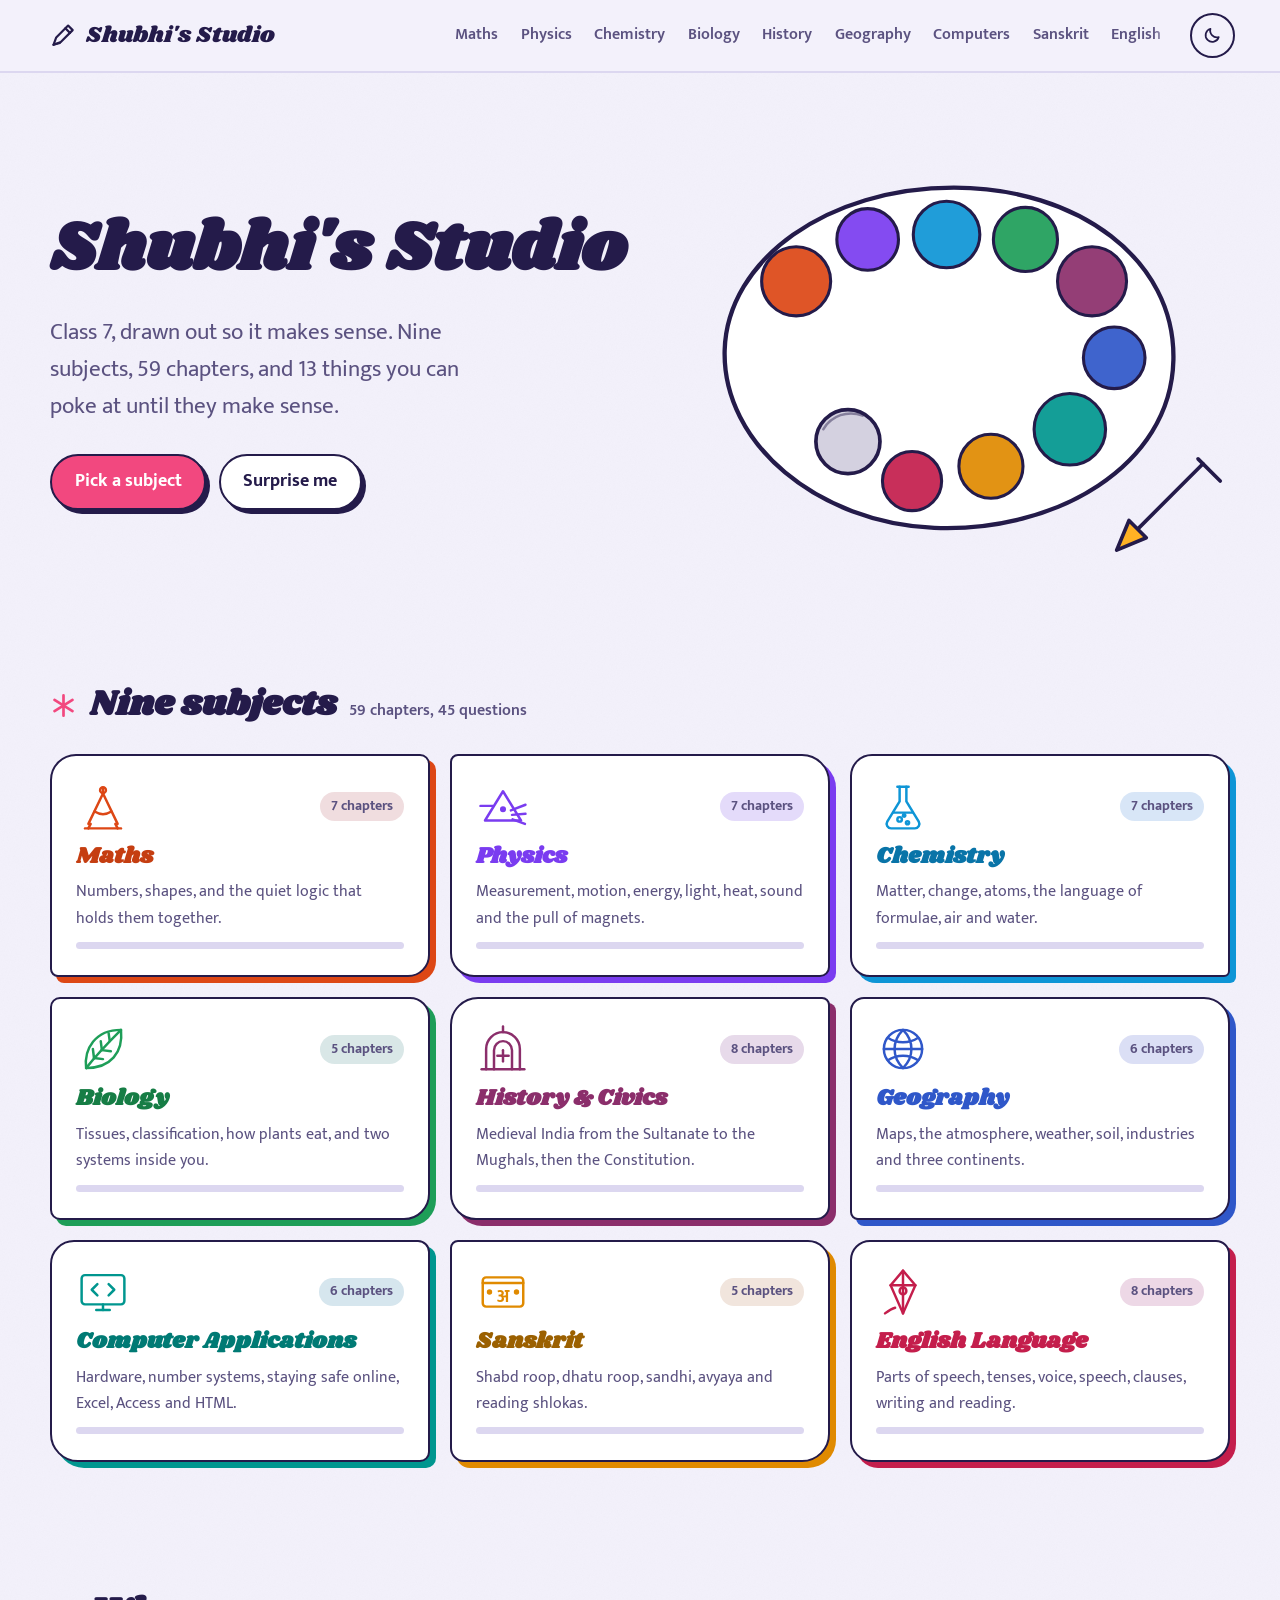
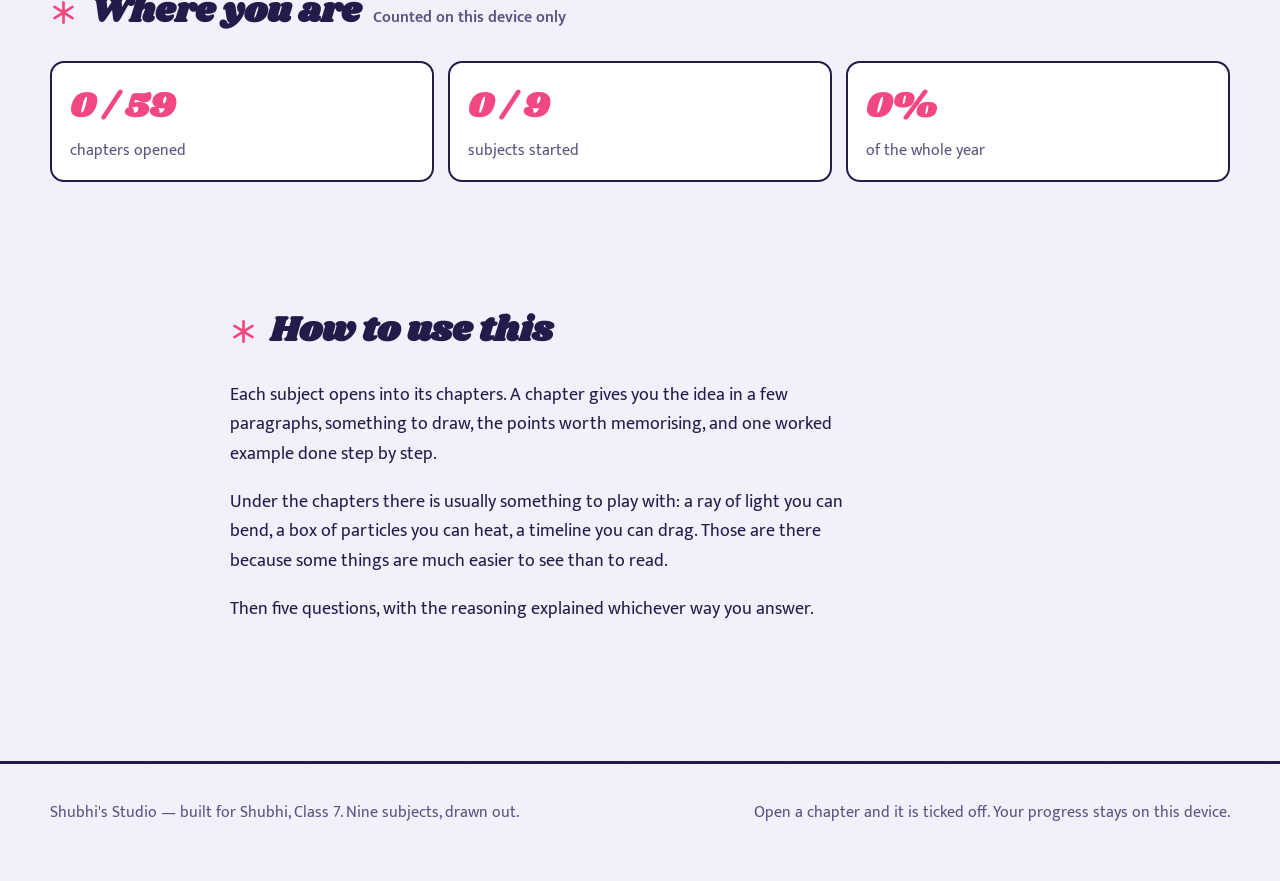
<file: index.html>
<!doctype html>
<html lang="en">
<head>
<meta charset="utf-8">
<meta name="viewport" content="width=device-width, initial-scale=1, viewport-fit=cover">
<title>Shubhi&#x27;s Studio — Class 7, drawn out</title>
<meta name="description" content="A colourful Class 7 study site: maths, science, history, civics, geography, computers, Sanskrit and English, with interactive labs.">
<meta name="color-scheme" content="light dark">
<link rel="icon" href="data:image/svg+xml,%3Csvg xmlns='http://www.w3.org/2000/svg' viewBox='0 0 32 32'%3E%3Ctext y='26' font-size='26'%3E%F0%9F%8E%A8%3C/text%3E%3C/svg%3E">
<script>(function(){try{var t=localStorage.getItem("shubhi.theme");if(t)document.documentElement.setAttribute("data-theme",t);}catch(e){}})();</script>
<link rel="preconnect" href="https://fonts.googleapis.com"><link rel="preconnect" href="https://fonts.gstatic.com" crossorigin><link rel="stylesheet" href="https://fonts.googleapis.com/css2?family=Mukta:wght@400;600;700;800&family=Shrikhand&display=swap">
<link rel="stylesheet" href="assets/css/studio.css">
</head>
<body>
<a class="skip" href="#main">Skip to the content</a>
<header class="topbar">
  <a class="topbar-mark" href="index.html"><svg viewBox="0 0 32 32" aria-hidden="true" fill="none" stroke="currentColor"
 stroke-width="2.4" stroke-linecap="round" stroke-linejoin="round">
<path d="M6 26l3-8 13-13 5 5-13 13z"/><path d="M19 8l5 5"/><path d="M6 26l7-2"/></svg><span>Shubhi&#x27;s Studio</span></a>
  <nav class="topbar-nav" aria-label="Subjects"><a href="subjects/maths.html" title="Maths">Maths</a><a href="subjects/physics.html" title="Physics">Physics</a><a href="subjects/chemistry.html" title="Chemistry">Chemistry</a><a href="subjects/biology.html" title="Biology">Biology</a><a href="subjects/history-civics.html" title="History &amp; Civics">History</a><a href="subjects/geography.html" title="Geography">Geography</a><a href="subjects/computer.html" title="Computer Applications">Computers</a><a href="subjects/sanskrit.html" title="Sanskrit">Sanskrit</a><a href="subjects/english.html" title="English Language">English</a></nav>
  <details class="navmenu" data-navmenu>
    <summary class="navmenu-btn">Subjects <svg viewBox="0 0 24 24" aria-hidden="true" fill="none" stroke="currentColor"
 stroke-width="3.2" stroke-linecap="round" stroke-linejoin="round"><path d="M5 9l7 7 7-7"/></svg></summary>
    <nav class="navmenu-panel" aria-label="All subjects"><a href="subjects/maths.html" style="--subject:#DD4715"><svg viewBox="0 0 48 48" aria-hidden="true"><g fill="none" stroke="currentColor" stroke-width="2.2" stroke-linecap="round" stroke-linejoin="round">
<path d="M24 7v5"/><circle cx="24" cy="9" r="2.6"/>
<path d="M24 12 11 39"/><path d="M24 12l13 27"/>
<path d="M16.5 28c4.8 3 10.2 3 15 0"/><path d="M8 43h32"/>
<path d="M13 39l-2 4"/><path d="M35 39l2 4"/></g></svg><span>Maths</span></a><a href="subjects/physics.html" style="--subject:#7A3CF0"><svg viewBox="0 0 48 48" aria-hidden="true"><g fill="none" stroke="currentColor" stroke-width="2.2" stroke-linecap="round" stroke-linejoin="round">
<path d="M24 10 40 36H8z"/><path d="M4 23h11"/>
<path d="M31 27l13-5"/><path d="M32 31l12-1"/><path d="M32.5 35l11 4"/>
<circle cx="24" cy="26" r="1.6" fill="currentColor"/></g></svg><span>Physics</span></a><a href="subjects/chemistry.html" style="--subject:#0E95D6"><svg viewBox="0 0 48 48" aria-hidden="true"><g fill="none" stroke="currentColor" stroke-width="2.2" stroke-linecap="round" stroke-linejoin="round">
<path d="M19 6h10"/><path d="M21 6v13L10 37a4 4 0 003.5 6h21a4 4 0 003.5-6L27 19V6"/>
<path d="M15.5 29h17"/><circle cx="21" cy="35" r="2"/><circle cx="28" cy="38" r="1.4"/>
<circle cx="25" cy="31.5" r="1.1"/></g></svg><span>Chemistry</span></a><a href="subjects/biology.html" style="--subject:#1E9E58"><svg viewBox="0 0 48 48" aria-hidden="true"><g fill="none" stroke="currentColor" stroke-width="2.2" stroke-linecap="round" stroke-linejoin="round">
<path d="M9 41C7 24 17 7 40 7c2 20-9 34-31 34z"/>
<path d="M9 41C16 32 26 21 40 7"/>
<path d="M16 32l-1-8"/><path d="M23 25l-1-8"/><path d="M30 17l-1-7"/>
<path d="M16 32l8 1"/><path d="M23 25l8 1"/></g></svg><span>Biology</span></a><a href="subjects/history-civics.html" style="--subject:#8B2E6B"><svg viewBox="0 0 48 48" aria-hidden="true"><g fill="none" stroke="currentColor" stroke-width="2.2" stroke-linecap="round" stroke-linejoin="round">
<path d="M9 42V24a15 15 0 0130 0v18"/>
<path d="M16 42V25a8 8 0 0116 0v17"/>
<path d="M24 9V4"/><path d="M5 42h38"/>
<path d="M24 25v10"/><path d="M19 30h10"/></g></svg><span>History</span></a><a href="subjects/geography.html" style="--subject:#2F57C9"><svg viewBox="0 0 48 48" aria-hidden="true"><g fill="none" stroke="currentColor" stroke-width="2.2" stroke-linecap="round" stroke-linejoin="round">
<circle cx="24" cy="24" r="17"/><path d="M7 24h34"/>
<path d="M24 7c5 5 7.5 11 7.5 17S29 36 24 41c-5-5-7.5-11-7.5-17S19 12 24 7z"/>
<path d="M10.5 14c4 2.6 8.6 4 13.5 4s9.5-1.4 13.5-4"/>
<path d="M10.5 34c4-2.6 8.6-4 13.5-4s9.5 1.4 13.5 4"/></g></svg><span>Geography</span></a><a href="subjects/computer.html" style="--subject:#00968F"><svg viewBox="0 0 48 48" aria-hidden="true"><g fill="none" stroke="currentColor" stroke-width="2.2" stroke-linecap="round" stroke-linejoin="round">
<rect x="5" y="9" width="38" height="26" rx="3"/>
<path d="M18 40h12"/><path d="M24 35v5"/>
<path d="M19 17l-5 5 5 5"/><path d="M29 17l5 5-5 5"/></g></svg><span>Computers</span></a><a href="subjects/sanskrit.html" style="--subject:#E08A00"><svg viewBox="0 0 48 48" aria-hidden="true"><g fill="none" stroke="currentColor" stroke-width="2.2" stroke-linecap="round" stroke-linejoin="round">
<rect x="6" y="11" width="36" height="26" rx="3"/>
<path d="M6 16h36"/><circle cx="12" cy="24" r="1.3" fill="currentColor"/>
<circle cx="36" cy="24" r="1.3" fill="currentColor"/></g>
<text x="24" y="33" text-anchor="middle" font-size="16" font-weight="700"
 font-family="Mukta, serif" fill="currentColor">अ</text></svg><span>Sanskrit</span></a><a href="subjects/english.html" style="--subject:#C41E4C"><svg viewBox="0 0 48 48" aria-hidden="true"><g fill="none" stroke="currentColor" stroke-width="2.2" stroke-linecap="round" stroke-linejoin="round">
<path d="M24 5l11 13-11 25-11-25z"/><path d="M24 5v38"/>
<path d="M13 18h22"/><circle cx="24" cy="23" r="3"/>
<path d="M8 43c4-3 7-4.5 9-5"/></g></svg><span>English</span></a></nav>
  </details>
  <button class="theme-toggle" type="button" aria-label="Switch between light and dark paper">
    <svg class="ico-moon" viewBox="0 0 24 24" aria-hidden="true" fill="none" stroke="currentColor"
 stroke-width="2.2" stroke-linecap="round" stroke-linejoin="round"><path d="M20 14A8.5 8.5 0 019.5 3.5 8.5 8.5 0 1020 14z"/></svg><svg class="ico-sun" viewBox="0 0 24 24" aria-hidden="true" fill="none" stroke="currentColor"
 stroke-width="2.2" stroke-linecap="round"><circle cx="12" cy="12" r="4.2"/>
<path d="M12 2v2M12 20v2M2 12h2M20 12h2M5 5l1.5 1.5M17.5 17.5L19 19M19 5l-1.5 1.5M6.5 17.5L5 19"/></svg>
  </button>
</header>
<main id="main">
<div class="wrap">
  <section class="hero">
    <div>
      <h1>Shubhi&#x27;s Studio</h1>
      <p class="hero-lede">Class 7, drawn out so it makes sense. Nine subjects, 59 chapters,
      and 13 things you can poke at until they make sense.</p>
      <div class="hero-actions">
        <a class="btn btn-solid" href="#subjects">Pick a subject</a>
        <button class="btn" type="button" data-surprise>Surprise me</button>
      </div>
    </div>
    <div class="hero-art"><svg viewBox="0 0 430 320" role="img"
 aria-label="A painter's palette carrying one blob of colour for each of the nine subjects">
<path class="stroke-in"
 d="M206 20C104 20 22 78 20 152c-2 76 76 140 170 144 98 4 192-50 194-136C386 78 306 20 206 20Z"
 fill="var(--paper-2)" stroke="var(--ink)" stroke-width="3.5" stroke-linejoin="round"/>
<circle cx="120" cy="226" r="26" fill="color-mix(in srgb, var(--ink) 15%, var(--paper))"
 stroke="var(--ink)" stroke-width="3"/>
<path d="M100 216a26 26 0 0 1 32-11" fill="none" stroke="var(--ink)" stroke-width="2"
 stroke-linecap="round" opacity=".45"/>
<g class="blob" style="animation-delay:0.30s"><circle cx="78" cy="96" r="28" fill="#DD4715" fill-opacity=".92"/><circle cx="78" cy="96" r="28" fill="none" stroke="var(--ink)" stroke-width="2.5"/><title>Maths</title></g><g class="blob" style="animation-delay:0.36s"><circle cx="136" cy="62" r="25" fill="#7A3CF0" fill-opacity=".92"/><circle cx="136" cy="62" r="25" fill="none" stroke="var(--ink)" stroke-width="2.5"/><title>Physics</title></g><g class="blob" style="animation-delay:0.43s"><circle cx="200" cy="58" r="27" fill="#0E95D6" fill-opacity=".92"/><circle cx="200" cy="58" r="27" fill="none" stroke="var(--ink)" stroke-width="2.5"/><title>Chemistry</title></g><g class="blob" style="animation-delay:0.49s"><circle cx="264" cy="62" r="26" fill="#1E9E58" fill-opacity=".92"/><circle cx="264" cy="62" r="26" fill="none" stroke="var(--ink)" stroke-width="2.5"/><title>Biology</title></g><g class="blob" style="animation-delay:0.56s"><circle cx="318" cy="96" r="28" fill="#8B2E6B" fill-opacity=".92"/><circle cx="318" cy="96" r="28" fill="none" stroke="var(--ink)" stroke-width="2.5"/><title>History & Civics</title></g><g class="blob" style="animation-delay:0.62s"><circle cx="336" cy="158" r="25" fill="#2F57C9" fill-opacity=".92"/><circle cx="336" cy="158" r="25" fill="none" stroke="var(--ink)" stroke-width="2.5"/><title>Geography</title></g><g class="blob" style="animation-delay:0.69s"><circle cx="300" cy="216" r="29" fill="#00968F" fill-opacity=".92"/><circle cx="300" cy="216" r="29" fill="none" stroke="var(--ink)" stroke-width="2.5"/><title>Computer Applications</title></g><g class="blob" style="animation-delay:0.76s"><circle cx="236" cy="246" r="26" fill="#E08A00" fill-opacity=".92"/><circle cx="236" cy="246" r="26" fill="none" stroke="var(--ink)" stroke-width="2.5"/><title>Sanskrit</title></g><g class="blob" style="animation-delay:0.82s"><circle cx="172" cy="258" r="24" fill="#C41E4C" fill-opacity=".92"/><circle cx="172" cy="258" r="24" fill="none" stroke="var(--ink)" stroke-width="2.5"/><title>English Language</title></g>
<g stroke="var(--ink)" stroke-width="3" stroke-linecap="round" stroke-linejoin="round" fill="none">
<path d="M352 300l56-56"/>
<path d="M338 314l10-24 14 14z" fill="var(--marigold)"/>
<path d="M404 240l18 18" />
</g>
</svg></div>
  </section>
</div>

<section class="section wrap" id="subjects">
  <div class="section-head"><svg class="mark" viewBox="0 0 24 24" aria-hidden="true" fill="none" stroke="currentColor"
 stroke-width="2.4" stroke-linecap="round"><path d="M12 3v18M4 7l16 10M20 7L4 17"/></svg><h2>Nine subjects</h2>
  <span class="count">59 chapters, 45 questions</span></div>
  <ul class="chips"><li class="chip" data-chip="maths" data-count="7" style="--subject:#DD4715;--subject-text:#C53E11"><a href="subjects/maths.html"><span class="chip-top"><span class="chip-ico"><svg viewBox="0 0 48 48" aria-hidden="true"><g fill="none" stroke="currentColor" stroke-width="2.2" stroke-linecap="round" stroke-linejoin="round">
<path d="M24 7v5"/><circle cx="24" cy="9" r="2.6"/>
<path d="M24 12 11 39"/><path d="M24 12l13 27"/>
<path d="M16.5 28c4.8 3 10.2 3 15 0"/><path d="M8 43h32"/>
<path d="M13 39l-2 4"/><path d="M35 39l2 4"/></g></svg></span><span class="chip-n">7 chapters</span></span><h3>Maths</h3><p>Numbers, shapes, and the quiet logic that holds them together.</p><span class="chip-bar"><i></i></span></a></li><li class="chip" data-chip="physics" data-count="7" style="--subject:#7A3CF0;--subject-text:#7A3CF0"><a href="subjects/physics.html"><span class="chip-top"><span class="chip-ico"><svg viewBox="0 0 48 48" aria-hidden="true"><g fill="none" stroke="currentColor" stroke-width="2.2" stroke-linecap="round" stroke-linejoin="round">
<path d="M24 10 40 36H8z"/><path d="M4 23h11"/>
<path d="M31 27l13-5"/><path d="M32 31l12-1"/><path d="M32.5 35l11 4"/>
<circle cx="24" cy="26" r="1.6" fill="currentColor"/></g></svg></span><span class="chip-n">7 chapters</span></span><h3>Physics</h3><p>Measurement, motion, energy, light, heat, sound and the pull of magnets.</p><span class="chip-bar"><i></i></span></a></li><li class="chip" data-chip="chemistry" data-count="7" style="--subject:#0E95D6;--subject-text:#0974A8"><a href="subjects/chemistry.html"><span class="chip-top"><span class="chip-ico"><svg viewBox="0 0 48 48" aria-hidden="true"><g fill="none" stroke="currentColor" stroke-width="2.2" stroke-linecap="round" stroke-linejoin="round">
<path d="M19 6h10"/><path d="M21 6v13L10 37a4 4 0 003.5 6h21a4 4 0 003.5-6L27 19V6"/>
<path d="M15.5 29h17"/><circle cx="21" cy="35" r="2"/><circle cx="28" cy="38" r="1.4"/>
<circle cx="25" cy="31.5" r="1.1"/></g></svg></span><span class="chip-n">7 chapters</span></span><h3>Chemistry</h3><p>Matter, change, atoms, the language of formulae, air and water.</p><span class="chip-bar"><i></i></span></a></li><li class="chip" data-chip="biology" data-count="5" style="--subject:#1E9E58;--subject-text:#167D45"><a href="subjects/biology.html"><span class="chip-top"><span class="chip-ico"><svg viewBox="0 0 48 48" aria-hidden="true"><g fill="none" stroke="currentColor" stroke-width="2.2" stroke-linecap="round" stroke-linejoin="round">
<path d="M9 41C7 24 17 7 40 7c2 20-9 34-31 34z"/>
<path d="M9 41C16 32 26 21 40 7"/>
<path d="M16 32l-1-8"/><path d="M23 25l-1-8"/><path d="M30 17l-1-7"/>
<path d="M16 32l8 1"/><path d="M23 25l8 1"/></g></svg></span><span class="chip-n">5 chapters</span></span><h3>Biology</h3><p>Tissues, classification, how plants eat, and two systems inside you.</p><span class="chip-bar"><i></i></span></a></li><li class="chip" data-chip="history-civics" data-count="8" style="--subject:#8B2E6B;--subject-text:#8B2E6B"><a href="subjects/history-civics.html"><span class="chip-top"><span class="chip-ico"><svg viewBox="0 0 48 48" aria-hidden="true"><g fill="none" stroke="currentColor" stroke-width="2.2" stroke-linecap="round" stroke-linejoin="round">
<path d="M9 42V24a15 15 0 0130 0v18"/>
<path d="M16 42V25a8 8 0 0116 0v17"/>
<path d="M24 9V4"/><path d="M5 42h38"/>
<path d="M24 25v10"/><path d="M19 30h10"/></g></svg></span><span class="chip-n">8 chapters</span></span><h3>History &amp; Civics</h3><p>Medieval India from the Sultanate to the Mughals, then the Constitution.</p><span class="chip-bar"><i></i></span></a></li><li class="chip" data-chip="geography" data-count="6" style="--subject:#2F57C9;--subject-text:#2F57C9"><a href="subjects/geography.html"><span class="chip-top"><span class="chip-ico"><svg viewBox="0 0 48 48" aria-hidden="true"><g fill="none" stroke="currentColor" stroke-width="2.2" stroke-linecap="round" stroke-linejoin="round">
<circle cx="24" cy="24" r="17"/><path d="M7 24h34"/>
<path d="M24 7c5 5 7.5 11 7.5 17S29 36 24 41c-5-5-7.5-11-7.5-17S19 12 24 7z"/>
<path d="M10.5 14c4 2.6 8.6 4 13.5 4s9.5-1.4 13.5-4"/>
<path d="M10.5 34c4-2.6 8.6-4 13.5-4s9.5 1.4 13.5 4"/></g></svg></span><span class="chip-n">6 chapters</span></span><h3>Geography</h3><p>Maps, the atmosphere, weather, soil, industries and three continents.</p><span class="chip-bar"><i></i></span></a></li><li class="chip" data-chip="computer" data-count="6" style="--subject:#00968F;--subject-text:#007A74"><a href="subjects/computer.html"><span class="chip-top"><span class="chip-ico"><svg viewBox="0 0 48 48" aria-hidden="true"><g fill="none" stroke="currentColor" stroke-width="2.2" stroke-linecap="round" stroke-linejoin="round">
<rect x="5" y="9" width="38" height="26" rx="3"/>
<path d="M18 40h12"/><path d="M24 35v5"/>
<path d="M19 17l-5 5 5 5"/><path d="M29 17l5 5-5 5"/></g></svg></span><span class="chip-n">6 chapters</span></span><h3>Computer Applications</h3><p>Hardware, number systems, staying safe online, Excel, Access and HTML.</p><span class="chip-bar"><i></i></span></a></li><li class="chip" data-chip="sanskrit" data-count="5" style="--subject:#E08A00;--subject-text:#9B6000"><a href="subjects/sanskrit.html"><span class="chip-top"><span class="chip-ico"><svg viewBox="0 0 48 48" aria-hidden="true"><g fill="none" stroke="currentColor" stroke-width="2.2" stroke-linecap="round" stroke-linejoin="round">
<rect x="6" y="11" width="36" height="26" rx="3"/>
<path d="M6 16h36"/><circle cx="12" cy="24" r="1.3" fill="currentColor"/>
<circle cx="36" cy="24" r="1.3" fill="currentColor"/></g>
<text x="24" y="33" text-anchor="middle" font-size="16" font-weight="700"
 font-family="Mukta, serif" fill="currentColor">अ</text></svg></span><span class="chip-n">5 chapters</span></span><h3>Sanskrit</h3><p>Shabd roop, dhatu roop, sandhi, avyaya and reading shlokas.</p><span class="chip-bar"><i></i></span></a></li><li class="chip" data-chip="english" data-count="8" style="--subject:#C41E4C;--subject-text:#C41E4C"><a href="subjects/english.html"><span class="chip-top"><span class="chip-ico"><svg viewBox="0 0 48 48" aria-hidden="true"><g fill="none" stroke="currentColor" stroke-width="2.2" stroke-linecap="round" stroke-linejoin="round">
<path d="M24 5l11 13-11 25-11-25z"/><path d="M24 5v38"/>
<path d="M13 18h22"/><circle cx="24" cy="23" r="3"/>
<path d="M8 43c4-3 7-4.5 9-5"/></g></svg></span><span class="chip-n">8 chapters</span></span><h3>English Language</h3><p>Parts of speech, tenses, voice, speech, clauses, writing and reading.</p><span class="chip-bar"><i></i></span></a></li></ul>
</section>

<section class="section wrap">
  <div class="section-head"><svg class="mark" viewBox="0 0 24 24" aria-hidden="true" fill="none" stroke="currentColor"
 stroke-width="2.4" stroke-linecap="round"><path d="M12 3v18M4 7l16 10M20 7L4 17"/></svg><h2>Where you are</h2>
  <span class="count">Counted on this device only</span></div>
  <div class="tally">
    <div><b data-tally-chapters>0</b><span>chapters opened</span></div>
    <div><b data-tally-subjects>0</b><span>subjects started</span></div>
    <div><b data-tally-pct>0%</b><span>of the whole year</span></div>
  </div>
</section>

<section class="section wrap narrow">
  <div class="section-head"><svg class="mark" viewBox="0 0 24 24" aria-hidden="true" fill="none" stroke="currentColor"
 stroke-width="2.4" stroke-linecap="round"><path d="M12 3v18M4 7l16 10M20 7L4 17"/></svg><h2>How to use this</h2></div>
  <p>Each subject opens into its chapters. A chapter gives you the idea in a few
  paragraphs, something to draw, the points worth memorising, and one worked example
  done step by step.</p>
  <p>Under the chapters there is usually something to play with: a ray of light you
  can bend, a box of particles you can heat, a timeline you can drag. Those are there
  because some things are much easier to see than to read.</p>
  <p>Then five questions, with the reasoning explained whichever way you answer.</p>
</section>
</main>
<footer class="foot"><div class="wrap foot-grid">
  <p style="margin:0">Shubhi&#x27;s Studio — built for Shubhi, Class 7. Nine subjects, drawn out.</p>
  <p style="margin:0">Open a chapter and it is ticked off. Your progress stays on this device.</p>
</div></footer>
<script src="assets/js/studio.js" defer></script>
<script src="assets/js/labs.js" defer></script>
</body>
</html>
</file>
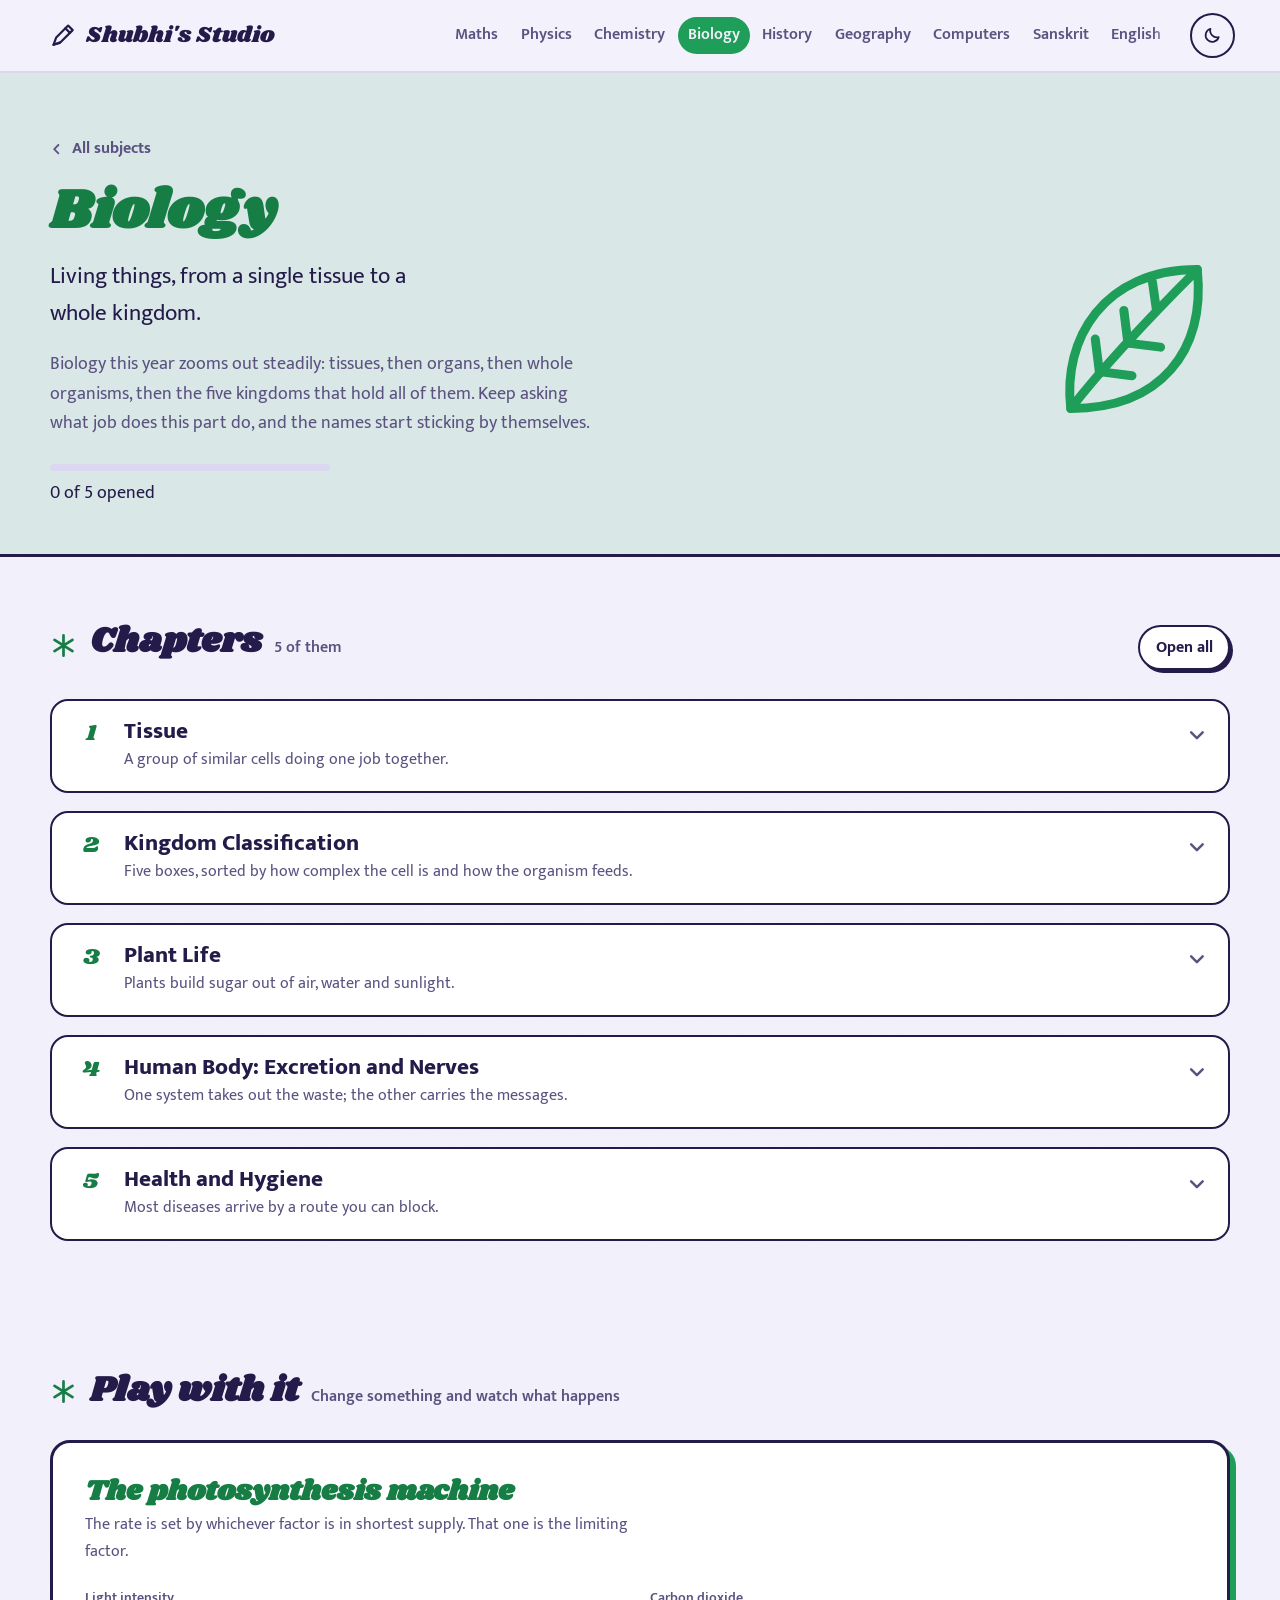
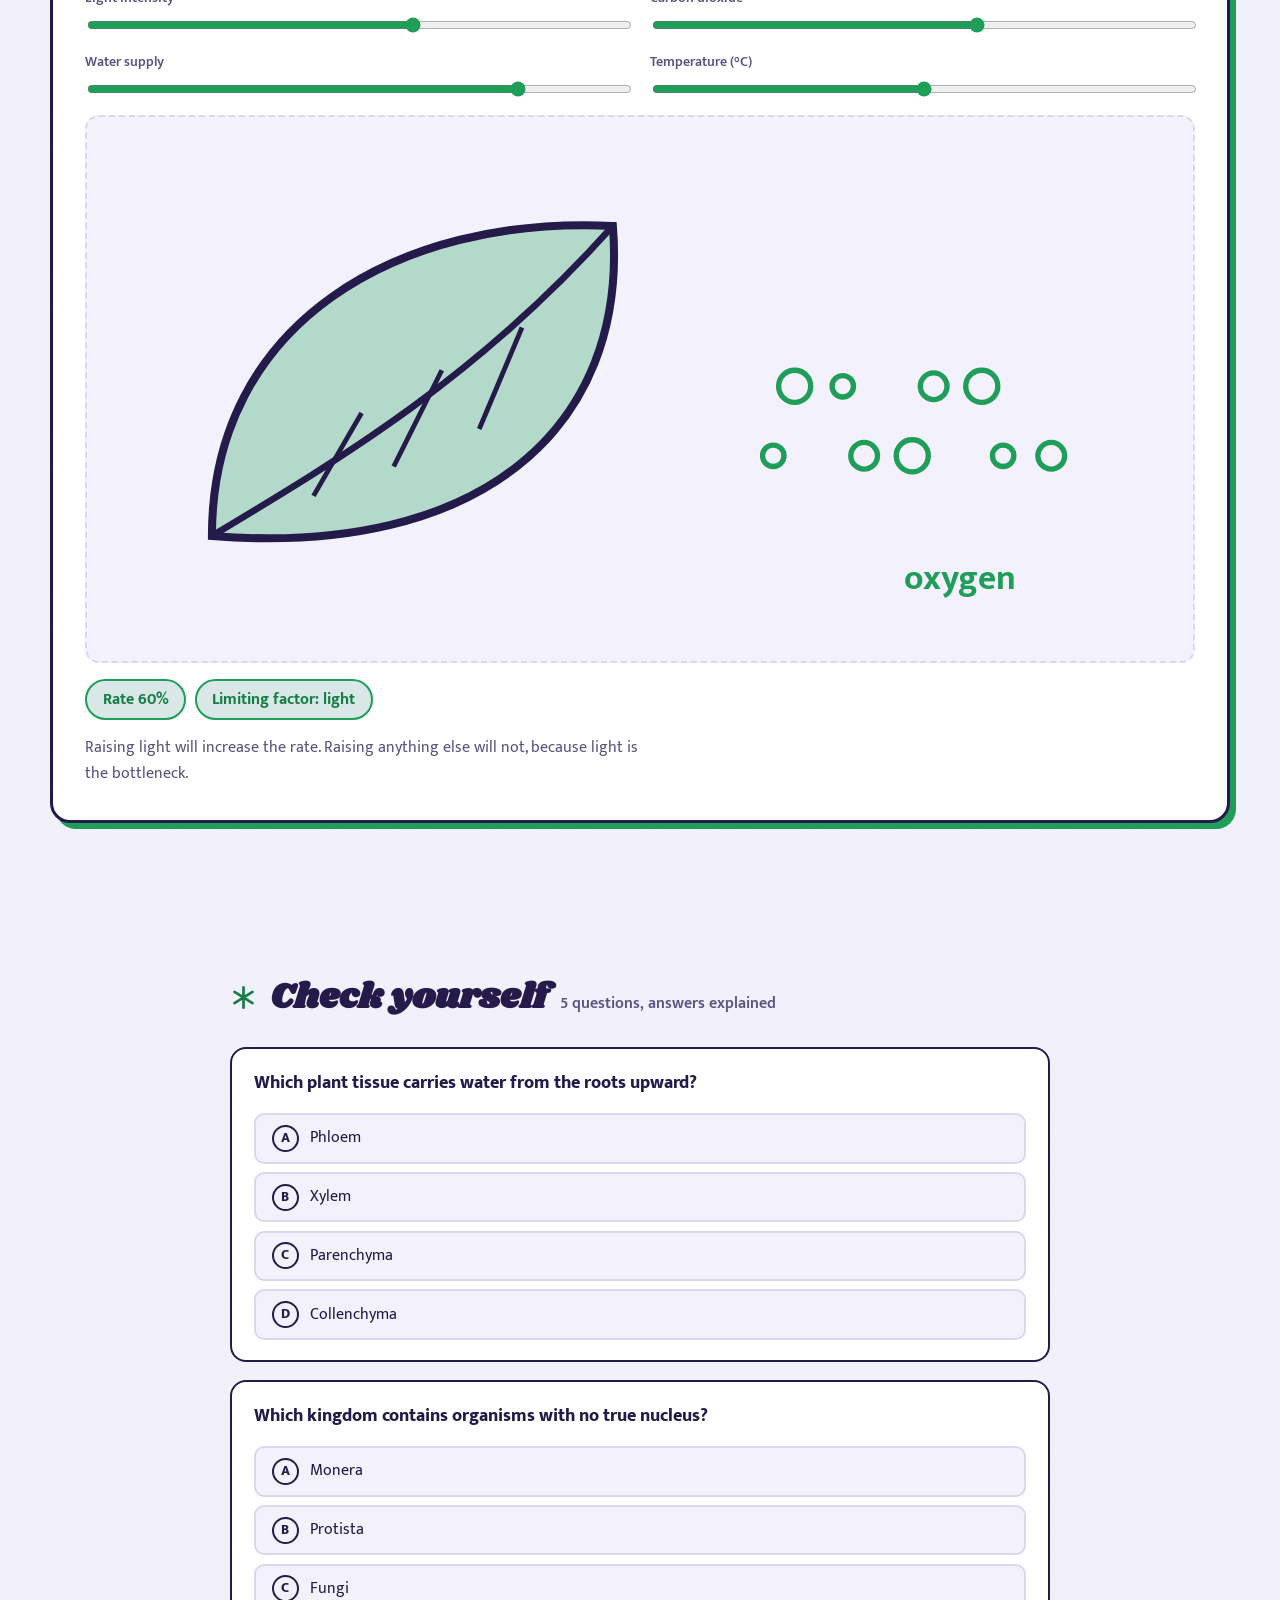
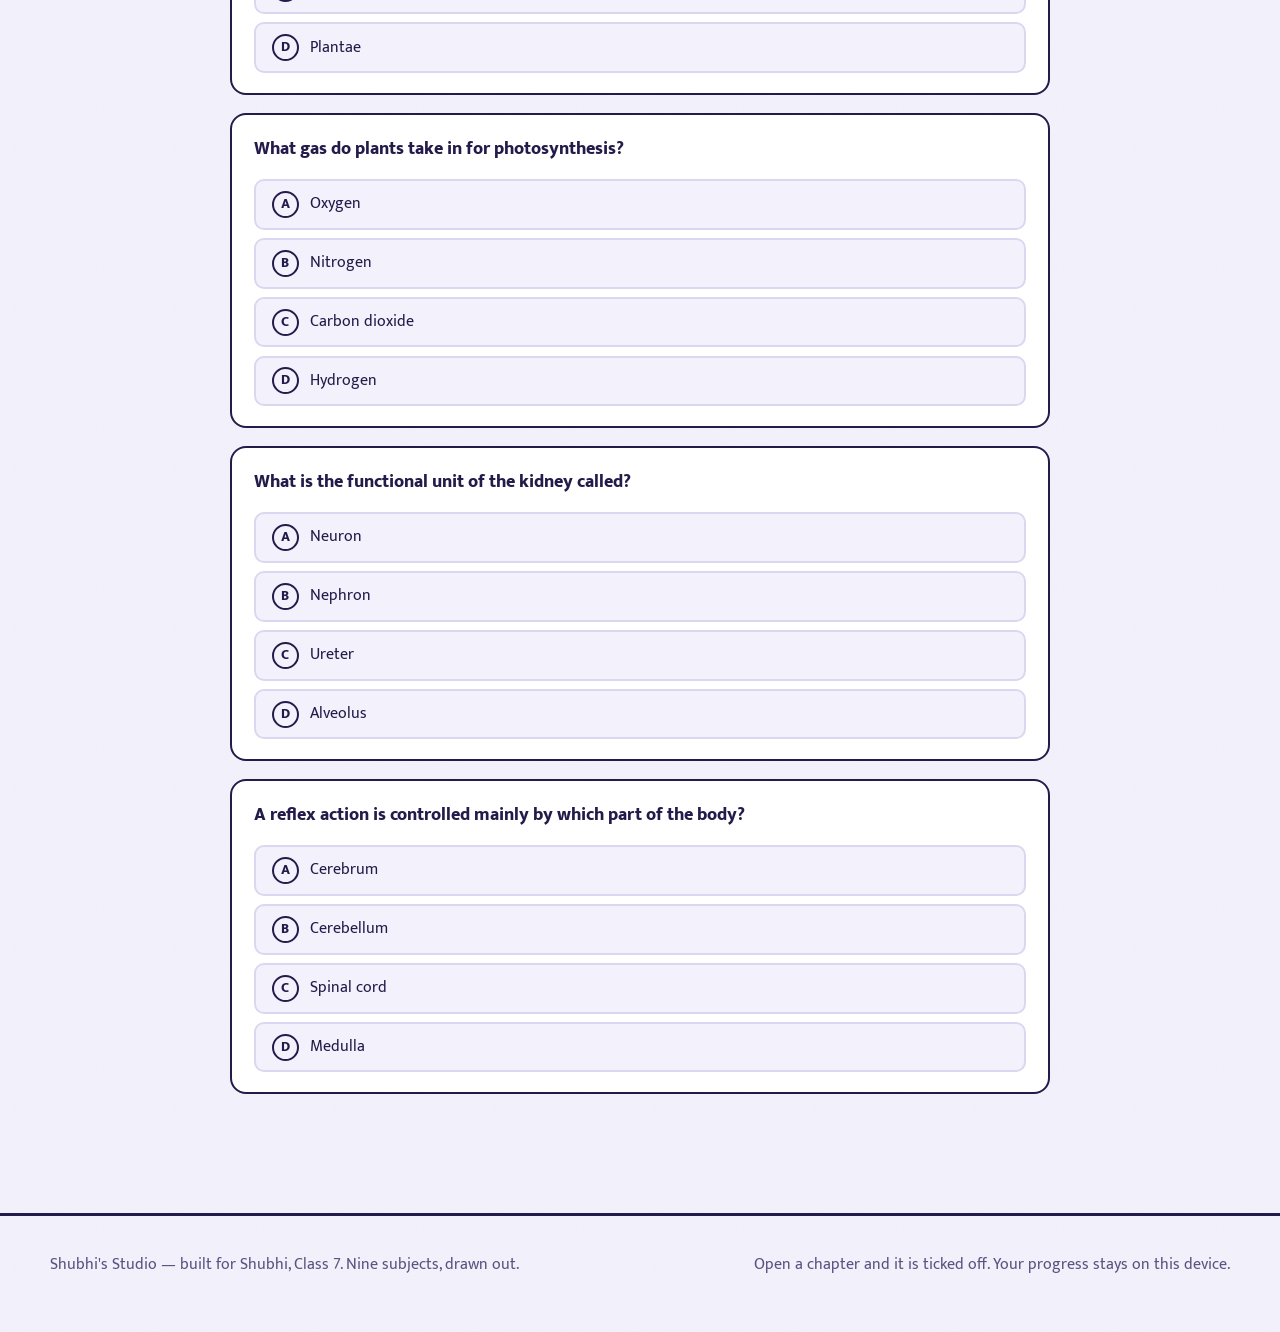
<file: subjects/biology.html>
<!doctype html>
<html lang="en">
<head>
<meta charset="utf-8">
<meta name="viewport" content="width=device-width, initial-scale=1, viewport-fit=cover">
<title>Biology — Shubhi&#x27;s Studio</title>
<meta name="description" content="Biology for Class 7: Tissues, classification, how plants eat, and two systems inside you.">
<meta name="color-scheme" content="light dark">
<link rel="icon" href="data:image/svg+xml,%3Csvg xmlns='http://www.w3.org/2000/svg' viewBox='0 0 32 32'%3E%3Ctext y='26' font-size='26'%3E%F0%9F%8E%A8%3C/text%3E%3C/svg%3E">
<script>(function(){try{var t=localStorage.getItem("shubhi.theme");if(t)document.documentElement.setAttribute("data-theme",t);}catch(e){}})();</script>
<link rel="preconnect" href="https://fonts.googleapis.com"><link rel="preconnect" href="https://fonts.gstatic.com" crossorigin><link rel="stylesheet" href="https://fonts.googleapis.com/css2?family=Mukta:wght@400;600;700;800&family=Shrikhand&display=swap">
<link rel="stylesheet" href="../assets/css/studio.css">
</head>
<body data-subject="biology" style="--subject:#1E9E58;--subject-text:#167D45">
<a class="skip" href="#main">Skip to the content</a>
<header class="topbar">
  <a class="topbar-mark" href="../index.html"><svg viewBox="0 0 32 32" aria-hidden="true" fill="none" stroke="currentColor"
 stroke-width="2.4" stroke-linecap="round" stroke-linejoin="round">
<path d="M6 26l3-8 13-13 5 5-13 13z"/><path d="M19 8l5 5"/><path d="M6 26l7-2"/></svg><span>Shubhi&#x27;s Studio</span></a>
  <nav class="topbar-nav" aria-label="Subjects"><a href="../subjects/maths.html" title="Maths">Maths</a><a href="../subjects/physics.html" title="Physics">Physics</a><a href="../subjects/chemistry.html" title="Chemistry">Chemistry</a><a href="../subjects/biology.html" aria-current="page" title="Biology">Biology</a><a href="../subjects/history-civics.html" title="History &amp; Civics">History</a><a href="../subjects/geography.html" title="Geography">Geography</a><a href="../subjects/computer.html" title="Computer Applications">Computers</a><a href="../subjects/sanskrit.html" title="Sanskrit">Sanskrit</a><a href="../subjects/english.html" title="English Language">English</a></nav>
  <details class="navmenu" data-navmenu>
    <summary class="navmenu-btn">Subjects <svg viewBox="0 0 24 24" aria-hidden="true" fill="none" stroke="currentColor"
 stroke-width="3.2" stroke-linecap="round" stroke-linejoin="round"><path d="M5 9l7 7 7-7"/></svg></summary>
    <nav class="navmenu-panel" aria-label="All subjects"><a href="../subjects/maths.html" style="--subject:#DD4715"><svg viewBox="0 0 48 48" aria-hidden="true"><g fill="none" stroke="currentColor" stroke-width="2.2" stroke-linecap="round" stroke-linejoin="round">
<path d="M24 7v5"/><circle cx="24" cy="9" r="2.6"/>
<path d="M24 12 11 39"/><path d="M24 12l13 27"/>
<path d="M16.5 28c4.8 3 10.2 3 15 0"/><path d="M8 43h32"/>
<path d="M13 39l-2 4"/><path d="M35 39l2 4"/></g></svg><span>Maths</span></a><a href="../subjects/physics.html" style="--subject:#7A3CF0"><svg viewBox="0 0 48 48" aria-hidden="true"><g fill="none" stroke="currentColor" stroke-width="2.2" stroke-linecap="round" stroke-linejoin="round">
<path d="M24 10 40 36H8z"/><path d="M4 23h11"/>
<path d="M31 27l13-5"/><path d="M32 31l12-1"/><path d="M32.5 35l11 4"/>
<circle cx="24" cy="26" r="1.6" fill="currentColor"/></g></svg><span>Physics</span></a><a href="../subjects/chemistry.html" style="--subject:#0E95D6"><svg viewBox="0 0 48 48" aria-hidden="true"><g fill="none" stroke="currentColor" stroke-width="2.2" stroke-linecap="round" stroke-linejoin="round">
<path d="M19 6h10"/><path d="M21 6v13L10 37a4 4 0 003.5 6h21a4 4 0 003.5-6L27 19V6"/>
<path d="M15.5 29h17"/><circle cx="21" cy="35" r="2"/><circle cx="28" cy="38" r="1.4"/>
<circle cx="25" cy="31.5" r="1.1"/></g></svg><span>Chemistry</span></a><a href="../subjects/biology.html" style="--subject:#1E9E58" aria-current="page"><svg viewBox="0 0 48 48" aria-hidden="true"><g fill="none" stroke="currentColor" stroke-width="2.2" stroke-linecap="round" stroke-linejoin="round">
<path d="M9 41C7 24 17 7 40 7c2 20-9 34-31 34z"/>
<path d="M9 41C16 32 26 21 40 7"/>
<path d="M16 32l-1-8"/><path d="M23 25l-1-8"/><path d="M30 17l-1-7"/>
<path d="M16 32l8 1"/><path d="M23 25l8 1"/></g></svg><span>Biology</span></a><a href="../subjects/history-civics.html" style="--subject:#8B2E6B"><svg viewBox="0 0 48 48" aria-hidden="true"><g fill="none" stroke="currentColor" stroke-width="2.2" stroke-linecap="round" stroke-linejoin="round">
<path d="M9 42V24a15 15 0 0130 0v18"/>
<path d="M16 42V25a8 8 0 0116 0v17"/>
<path d="M24 9V4"/><path d="M5 42h38"/>
<path d="M24 25v10"/><path d="M19 30h10"/></g></svg><span>History</span></a><a href="../subjects/geography.html" style="--subject:#2F57C9"><svg viewBox="0 0 48 48" aria-hidden="true"><g fill="none" stroke="currentColor" stroke-width="2.2" stroke-linecap="round" stroke-linejoin="round">
<circle cx="24" cy="24" r="17"/><path d="M7 24h34"/>
<path d="M24 7c5 5 7.5 11 7.5 17S29 36 24 41c-5-5-7.5-11-7.5-17S19 12 24 7z"/>
<path d="M10.5 14c4 2.6 8.6 4 13.5 4s9.5-1.4 13.5-4"/>
<path d="M10.5 34c4-2.6 8.6-4 13.5-4s9.5 1.4 13.5 4"/></g></svg><span>Geography</span></a><a href="../subjects/computer.html" style="--subject:#00968F"><svg viewBox="0 0 48 48" aria-hidden="true"><g fill="none" stroke="currentColor" stroke-width="2.2" stroke-linecap="round" stroke-linejoin="round">
<rect x="5" y="9" width="38" height="26" rx="3"/>
<path d="M18 40h12"/><path d="M24 35v5"/>
<path d="M19 17l-5 5 5 5"/><path d="M29 17l5 5-5 5"/></g></svg><span>Computers</span></a><a href="../subjects/sanskrit.html" style="--subject:#E08A00"><svg viewBox="0 0 48 48" aria-hidden="true"><g fill="none" stroke="currentColor" stroke-width="2.2" stroke-linecap="round" stroke-linejoin="round">
<rect x="6" y="11" width="36" height="26" rx="3"/>
<path d="M6 16h36"/><circle cx="12" cy="24" r="1.3" fill="currentColor"/>
<circle cx="36" cy="24" r="1.3" fill="currentColor"/></g>
<text x="24" y="33" text-anchor="middle" font-size="16" font-weight="700"
 font-family="Mukta, serif" fill="currentColor">अ</text></svg><span>Sanskrit</span></a><a href="../subjects/english.html" style="--subject:#C41E4C"><svg viewBox="0 0 48 48" aria-hidden="true"><g fill="none" stroke="currentColor" stroke-width="2.2" stroke-linecap="round" stroke-linejoin="round">
<path d="M24 5l11 13-11 25-11-25z"/><path d="M24 5v38"/>
<path d="M13 18h22"/><circle cx="24" cy="23" r="3"/>
<path d="M8 43c4-3 7-4.5 9-5"/></g></svg><span>English</span></a></nav>
  </details>
  <button class="theme-toggle" type="button" aria-label="Switch between light and dark paper">
    <svg class="ico-moon" viewBox="0 0 24 24" aria-hidden="true" fill="none" stroke="currentColor"
 stroke-width="2.2" stroke-linecap="round" stroke-linejoin="round"><path d="M20 14A8.5 8.5 0 019.5 3.5 8.5 8.5 0 1020 14z"/></svg><svg class="ico-sun" viewBox="0 0 24 24" aria-hidden="true" fill="none" stroke="currentColor"
 stroke-width="2.2" stroke-linecap="round"><circle cx="12" cy="12" r="4.2"/>
<path d="M12 2v2M12 20v2M2 12h2M20 12h2M5 5l1.5 1.5M17.5 17.5L19 19M19 5l-1.5 1.5M6.5 17.5L5 19"/></svg>
  </button>
</header>
<main id="main">
<div class="subject-hero"><div class="wrap">
  <a class="backlink" href="../index.html"><svg viewBox="0 0 24 24" aria-hidden="true" fill="none" stroke="currentColor"
 stroke-width="3" stroke-linecap="round" stroke-linejoin="round"><path d="M14 5l-7 7 7 7"/></svg> All subjects</a>
  <div class="subject-hero-grid">
    <div>
      <h1>Biology</h1>
      <p class="tagline">Living things, from a single tissue to a whole kingdom.</p>
      <p class="intro">Biology this year zooms out steadily: tissues, then organs, then whole organisms, then the five kingdoms that hold all of them. Keep asking what job does this part do, and the names start sticking by themselves.</p>
      <div class="chip-bar" style="max-width:280px;margin-top:1.4rem"><i data-progress-bar></i></div>
      <p class="lab-sub" style="margin:.45rem 0 0" data-progress-label></p>
    </div>
    <div class="subject-hero-ico"><svg viewBox="0 0 48 48" aria-hidden="true"><g fill="none" stroke="currentColor" stroke-width="2.2" stroke-linecap="round" stroke-linejoin="round">
<path d="M9 41C7 24 17 7 40 7c2 20-9 34-31 34z"/>
<path d="M9 41C16 32 26 21 40 7"/>
<path d="M16 32l-1-8"/><path d="M23 25l-1-8"/><path d="M30 17l-1-7"/>
<path d="M16 32l8 1"/><path d="M23 25l8 1"/></g></svg></div>
  </div>
</div></div>

<section class="section wrap">
  <div class="section-head"><svg class="mark" viewBox="0 0 24 24" aria-hidden="true" fill="none" stroke="currentColor"
 stroke-width="2.4" stroke-linecap="round"><path d="M12 3v18M4 7l16 10M20 7L4 17"/></svg><h2>Chapters</h2>
    <span class="count">5 of them</span>
    <button class="btn btn-sm" type="button" data-expand style="margin-left:auto">Open all</button>
  </div>
  <div class="chapters"><details class="chapter" data-ch="tissue">
  <summary>
    <span class="ch-num" aria-hidden="true"></span>
    <span class="ch-titles"><h3>Tissue</h3><p>A group of similar cells doing one job together.</p></span>
    <svg class="ch-chevron" viewBox="0 0 24 24" aria-hidden="true" fill="none"
 stroke="currentColor" stroke-width="3" stroke-linecap="round" stroke-linejoin="round">
<path d="M5 9l7 7 7-7"/></svg>
  </summary>
  <div class="ch-body"><p>Plant tissues split into two families. Meristematic tissue is made of young dividing cells and is found at root and shoot tips, which is where growth happens. Permanent tissue has stopped dividing and taken on a fixed job: parenchyma stores food, collenchyma gives flexible support, sclerenchyma gives rigid strength, xylem carries water upward and phloem carries food in both directions.</p><p>Animal tissues come in four types. Epithelial tissue covers and lines surfaces, connective tissue joins and supports and includes bone, blood and cartilage, muscular tissue contracts to cause movement, and nervous tissue carries electrical messages.</p><div class="draw-note"><svg viewBox="0 0 24 24" aria-hidden="true" fill="none" stroke="currentColor"
 stroke-width="2" stroke-linecap="round" stroke-linejoin="round">
<path d="M3 20l2-6 10-10 4 4-10 10z"/><path d="M13 6l4 4"/></svg><p><b>Draw it</b>Sketch a cross-section of a stem and colour xylem one colour and phloem another. Water up, food both ways: label the arrows and the two never get confused again.</p></div><ul class="points"><li><span>Meristematic tissue divides; permanent tissue is specialised and does not.</span></li><li><span>Xylem transports water and minerals upward only.</span></li><li><span>Phloem transports prepared food, and it can move in both directions.</span></li><li><span>Blood is a connective tissue, which surprises people, because it connects and transports.</span></li></ul><div class="worked"><h4>Which tissue lets you bend your arm, and which carries the instruction?</h4><ol><li>The instruction travels from the brain as an electrical signal.</li><li>Nervous tissue carries that signal to the arm.</li><li>Muscular tissue then contracts to produce the movement.</li></ol><p class="answer">Nervous tissue signals, muscular tissue acts. Bone, a connective tissue, provides the lever.</p></div></div>
</details><details class="chapter" data-ch="classification">
  <summary>
    <span class="ch-num" aria-hidden="true"></span>
    <span class="ch-titles"><h3>Kingdom Classification</h3><p>Five boxes, sorted by how complex the cell is and how the organism feeds.</p></span>
    <svg class="ch-chevron" viewBox="0 0 24 24" aria-hidden="true" fill="none"
 stroke="currentColor" stroke-width="3" stroke-linecap="round" stroke-linejoin="round">
<path d="M5 9l7 7 7-7"/></svg>
  </summary>
  <div class="ch-body"><p>Monera are single-celled prokaryotes, meaning they have no proper nucleus. Bacteria and blue-green algae live here. Protista are single-celled eukaryotes with a true nucleus, such as amoeba, paramecium and euglena.</p><p>Fungi are multicellular, have cell walls made of chitin, and feed by absorbing nutrients from dead or living matter. Plantae are multicellular with cellulose cell walls and make their own food by photosynthesis. Animalia are multicellular, have no cell wall, and must eat other organisms.</p><div class="draw-note"><svg viewBox="0 0 24 24" aria-hidden="true" fill="none" stroke="currentColor"
 stroke-width="2" stroke-linecap="round" stroke-linejoin="round">
<path d="M3 20l2-6 10-10 4 4-10 10z"/><path d="M13 6l4 4"/></svg><p><b>Draw it</b>Make a key: one nucleus question, one single-or-many-cells question, one how-does-it-feed question. Three branches and five kingdoms fall out neatly.</p></div><ul class="points"><li><span>Monera are the only prokaryotes; every other kingdom is eukaryotic.</span></li><li><span>Fungal cell walls are chitin, plant cell walls are cellulose.</span></li><li><span>Plants are autotrophs; animals and fungi are heterotrophs.</span></li><li><span>Fungi absorb their food; animals ingest it.</span></li></ul><div class="worked"><h4>Why is a mushroom not classified as a plant?</h4><ol><li>It has no chlorophyll, so it cannot photosynthesise.</li><li>Its cell wall is chitin, not cellulose.</li><li>It feeds by absorbing nutrients from decaying matter.</li></ol><p class="answer">It belongs to Fungi. Being still and rooted-looking does not make something a plant.</p></div></div>
</details><details class="chapter" data-ch="plant-life">
  <summary>
    <span class="ch-num" aria-hidden="true"></span>
    <span class="ch-titles"><h3>Plant Life</h3><p>Plants build sugar out of air, water and sunlight.</p></span>
    <svg class="ch-chevron" viewBox="0 0 24 24" aria-hidden="true" fill="none"
 stroke="currentColor" stroke-width="3" stroke-linecap="round" stroke-linejoin="round">
<path d="M5 9l7 7 7-7"/></svg>
  </summary>
  <div class="ch-body"><p>Photosynthesis happens in the chloroplasts, where chlorophyll absorbs light energy. Carbon dioxide enters through the stomata and water comes up through the xylem. The word equation is: carbon dioxide plus water, in the presence of sunlight and chlorophyll, gives glucose plus oxygen. The rate depends on light intensity, carbon dioxide concentration, temperature and water supply.</p><p>Respiration is the opposite process and happens all the time, day and night, in every living cell. Glucose plus oxygen gives carbon dioxide plus water plus energy. During the day a plant usually photosynthesises faster than it respires, so overall it releases oxygen.</p><div class="draw-note"><svg viewBox="0 0 24 24" aria-hidden="true" fill="none" stroke="currentColor"
 stroke-width="2" stroke-linecap="round" stroke-linejoin="round">
<path d="M3 20l2-6 10-10 4 4-10 10z"/><path d="M13 6l4 4"/></svg><p><b>Draw it</b>Draw a leaf with four arrows: CO2 and light coming in, water coming up the stem, and oxygen going out. Then draw it again at night with the arrows reversed for respiration.</p></div><ul class="points"><li><span>Photosynthesis needs light; respiration happens continuously.</span></li><li><span>Chlorophyll absorbs light energy but is not used up in the reaction.</span></li><li><span>Stomata are the pores that let gases in and out of the leaf.</span></li><li><span>The starch test with iodine shows whether photosynthesis has occurred.</span></li></ul><div class="worked"><h4>Why is a plant kept in a dark cupboard for 48 hours before the starch test?</h4><ol><li>Without light the plant cannot photosynthesise.</li><li>It uses up the starch already stored in its leaves.</li><li>The leaf is now destarched, so any starch found afterwards must be newly made.</li></ol><p class="answer">To destarch it, making the test a fair one. Iodine then turns blue-black only where new starch formed.</p></div></div>
</details><details class="chapter" data-ch="human-body">
  <summary>
    <span class="ch-num" aria-hidden="true"></span>
    <span class="ch-titles"><h3>Human Body: Excretion and Nerves</h3><p>One system takes out the waste; the other carries the messages.</p></span>
    <svg class="ch-chevron" viewBox="0 0 24 24" aria-hidden="true" fill="none"
 stroke="currentColor" stroke-width="3" stroke-linecap="round" stroke-linejoin="round">
<path d="M5 9l7 7 7-7"/></svg>
  </summary>
  <div class="ch-body"><p>The excretory system removes nitrogenous waste. Two kidneys filter the blood, each containing about a million nephrons that do the actual filtering. Urine passes down the ureters to the bladder, where it is stored, and leaves through the urethra. The skin and the lungs also excrete, through sweat and carbon dioxide.</p><p>The nervous system has a central part, the brain and spinal cord, and a peripheral part, the nerves. Neurons carry signals. The brain divides into the cerebrum for thinking and memory, the cerebellum for balance and coordination, and the medulla for involuntary actions such as breathing and heartbeat. A reflex action, like pulling your hand off something hot, travels a short loop through the spinal cord without waiting for the brain.</p><div class="draw-note"><svg viewBox="0 0 24 24" aria-hidden="true" fill="none" stroke="currentColor"
 stroke-width="2" stroke-linecap="round" stroke-linejoin="round">
<path d="M3 20l2-6 10-10 4 4-10 10z"/><path d="M13 6l4 4"/></svg><p><b>Draw it</b>Draw the reflex arc as a loop: receptor in the skin, sensory neuron, spinal cord, motor neuron, muscle. Notice the brain is not in the loop, which is why it is so fast.</p></div><ul class="points"><li><span>The nephron is the functional unit of the kidney.</span></li><li><span>Cerebrum thinks, cerebellum balances, medulla keeps you alive automatically.</span></li><li><span>Reflex actions are processed by the spinal cord, not the brain.</span></li><li><span>Skin and lungs are excretory organs too, not just the kidneys.</span></li></ul><div class="worked"><h4>You touch a hot pan and pull away before you feel the pain. Why?</h4><ol><li>Receptors in the skin send a signal along a sensory neuron.</li><li>The spinal cord processes it immediately and sends a motor signal back.</li><li>The muscle contracts and the hand withdraws.</li><li>The message also travels up to the brain, which is when you notice the pain.</li></ol><p class="answer">A reflex arc. The spinal cord shortcut acts first; the brain finds out a moment later.</p></div></div>
</details><details class="chapter" data-ch="health">
  <summary>
    <span class="ch-num" aria-hidden="true"></span>
    <span class="ch-titles"><h3>Health and Hygiene</h3><p>Most diseases arrive by a route you can block.</p></span>
    <svg class="ch-chevron" viewBox="0 0 24 24" aria-hidden="true" fill="none"
 stroke="currentColor" stroke-width="3" stroke-linecap="round" stroke-linejoin="round">
<path d="M5 9l7 7 7-7"/></svg>
  </summary>
  <div class="ch-body"><p>Diseases are broadly communicable or non-communicable. Communicable diseases spread from person to person through air, water, food, contact or vectors such as mosquitoes. Malaria and dengue travel by mosquito, cholera and typhoid by contaminated water, and tuberculosis and the common cold by air.</p><p>Non-communicable diseases are not caught from others. They include deficiency diseases such as scurvy and rickets, and lifestyle-linked conditions. An allergy is different again: it is the immune system overreacting to a harmless substance such as pollen or dust, causing sneezing, rashes or breathlessness.</p><div class="draw-note"><svg viewBox="0 0 24 24" aria-hidden="true" fill="none" stroke="currentColor"
 stroke-width="2" stroke-linecap="round" stroke-linejoin="round">
<path d="M3 20l2-6 10-10 4 4-10 10z"/><path d="M13 6l4 4"/></svg><p><b>Draw it</b>Draw a table of four transmission routes with one disease and one blocking action under each. Boiling water, a net, a mask, washing hands.</p></div><ul class="points"><li><span>Communicable diseases spread; non-communicable ones do not.</span></li><li><span>A vector carries a pathogen without being ill itself, like a mosquito.</span></li><li><span>Vaccination gives immunity before you ever meet the pathogen.</span></li><li><span>An allergy is an overreaction to something harmless, not an infection.</span></li></ul><div class="worked"><h4>Why does draining stagnant water reduce malaria?</h4><ol><li>Malaria is spread by the female Anopheles mosquito.</li><li>Mosquitoes lay their eggs in still, standing water.</li><li>Removing that water removes the breeding ground.</li></ol><p class="answer">It breaks the vector&#x27;s life cycle. Blocking the route is often easier than treating the disease.</p></div></div>
</details></div>
</section>

<section class="section wrap">
  <div class="section-head"><svg class="mark" viewBox="0 0 24 24" aria-hidden="true" fill="none" stroke="currentColor"
 stroke-width="2.4" stroke-linecap="round"><path d="M12 3v18M4 7l16 10M20 7L4 17"/></svg><h2>Play with it</h2>
  <span class="count">Change something and watch what happens</span></div>
  <div class="lab" data-lab="photosynthesis"></div>
</section>

<section class="section wrap narrow">
  <div class="section-head"><svg class="mark" viewBox="0 0 24 24" aria-hidden="true" fill="none" stroke="currentColor"
 stroke-width="2.4" stroke-linecap="round"><path d="M12 3v18M4 7l16 10M20 7L4 17"/></svg><h2>Check yourself</h2>
  <span class="count">5 questions, answers explained</span></div>
  <div>
  <div class="quiz" data-quiz><div class="q" data-a="1"><p class="qt">Which plant tissue carries water from the roots upward?</p><ol><li><button class="opt" type="button"><span class="key">A</span><span>Phloem</span></button></li><li><button class="opt" type="button"><span class="key">B</span><span>Xylem</span></button></li><li><button class="opt" type="button"><span class="key">C</span><span>Parenchyma</span></button></li><li><button class="opt" type="button"><span class="key">D</span><span>Collenchyma</span></button></li></ol><p class="why" hidden><b data-verdict></b> Xylem carries water and minerals upward. Phloem carries prepared food, and it can go both ways.</p></div><div class="q" data-a="0"><p class="qt">Which kingdom contains organisms with no true nucleus?</p><ol><li><button class="opt" type="button"><span class="key">A</span><span>Monera</span></button></li><li><button class="opt" type="button"><span class="key">B</span><span>Protista</span></button></li><li><button class="opt" type="button"><span class="key">C</span><span>Fungi</span></button></li><li><button class="opt" type="button"><span class="key">D</span><span>Plantae</span></button></li></ol><p class="why" hidden><b data-verdict></b> Monera are prokaryotes, meaning no membrane-bound nucleus. Every other kingdom is eukaryotic.</p></div><div class="q" data-a="2"><p class="qt">What gas do plants take in for photosynthesis?</p><ol><li><button class="opt" type="button"><span class="key">A</span><span>Oxygen</span></button></li><li><button class="opt" type="button"><span class="key">B</span><span>Nitrogen</span></button></li><li><button class="opt" type="button"><span class="key">C</span><span>Carbon dioxide</span></button></li><li><button class="opt" type="button"><span class="key">D</span><span>Hydrogen</span></button></li></ol><p class="why" hidden><b data-verdict></b> Carbon dioxide enters through the stomata and combines with water to make glucose, releasing oxygen.</p></div><div class="q" data-a="1"><p class="qt">What is the functional unit of the kidney called?</p><ol><li><button class="opt" type="button"><span class="key">A</span><span>Neuron</span></button></li><li><button class="opt" type="button"><span class="key">B</span><span>Nephron</span></button></li><li><button class="opt" type="button"><span class="key">C</span><span>Ureter</span></button></li><li><button class="opt" type="button"><span class="key">D</span><span>Alveolus</span></button></li></ol><p class="why" hidden><b data-verdict></b> The nephron filters blood. A neuron is the nerve cell, so the two words are easy to mix up.</p></div><div class="q" data-a="2"><p class="qt">A reflex action is controlled mainly by which part of the body?</p><ol><li><button class="opt" type="button"><span class="key">A</span><span>Cerebrum</span></button></li><li><button class="opt" type="button"><span class="key">B</span><span>Cerebellum</span></button></li><li><button class="opt" type="button"><span class="key">C</span><span>Spinal cord</span></button></li><li><button class="opt" type="button"><span class="key">D</span><span>Medulla</span></button></li></ol><p class="why" hidden><b data-verdict></b> The spinal cord completes the reflex arc on its own, which is what makes the response so fast.</p></div></div>
  <div class="quiz-score" data-score hidden style="margin-top:1rem">
    <strong></strong><p></p>
    <button class="btn btn-sm" type="button" data-retry>Start again</button>
  </div>
</div>
</section>
</main>
<footer class="foot"><div class="wrap foot-grid">
  <p style="margin:0">Shubhi&#x27;s Studio — built for Shubhi, Class 7. Nine subjects, drawn out.</p>
  <p style="margin:0">Open a chapter and it is ticked off. Your progress stays on this device.</p>
</div></footer>
<script src="../assets/js/studio.js" defer></script>
<script src="../assets/js/labs.js" defer></script>
</body>
</html>
</file>
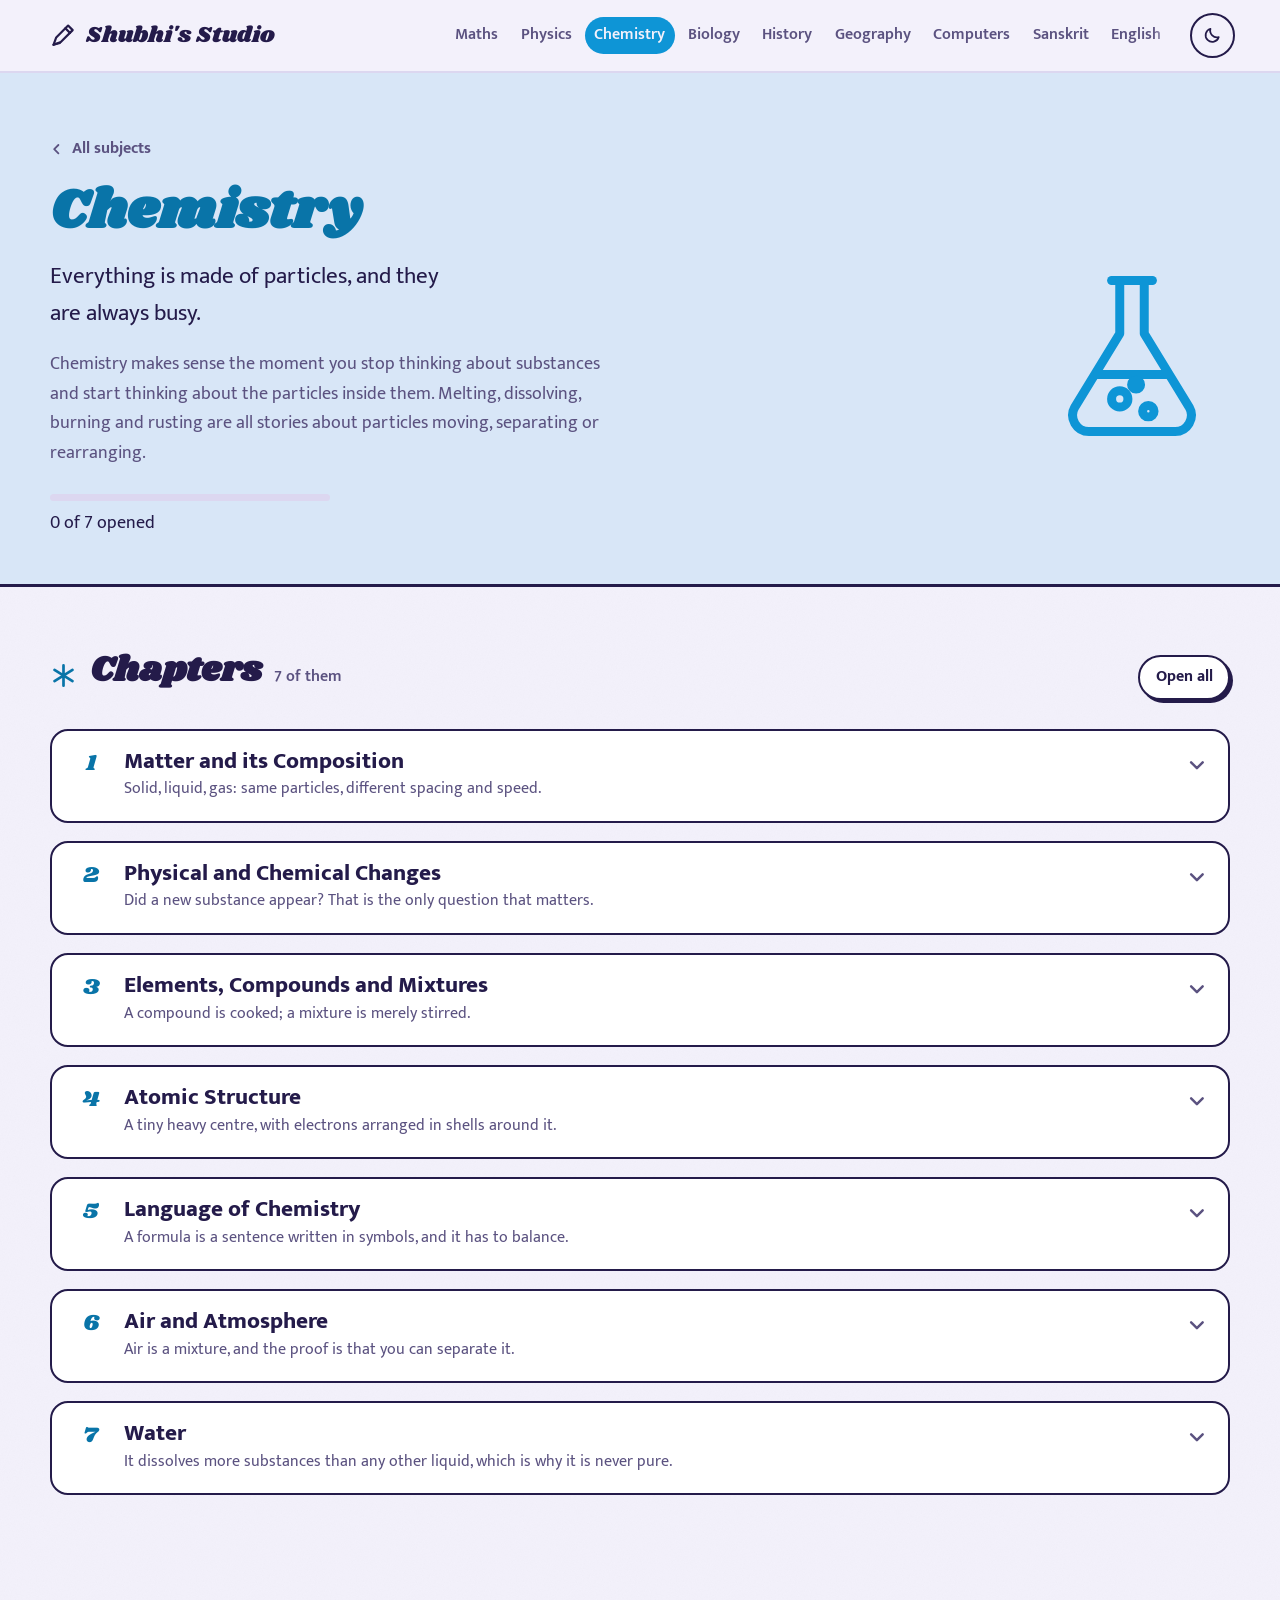
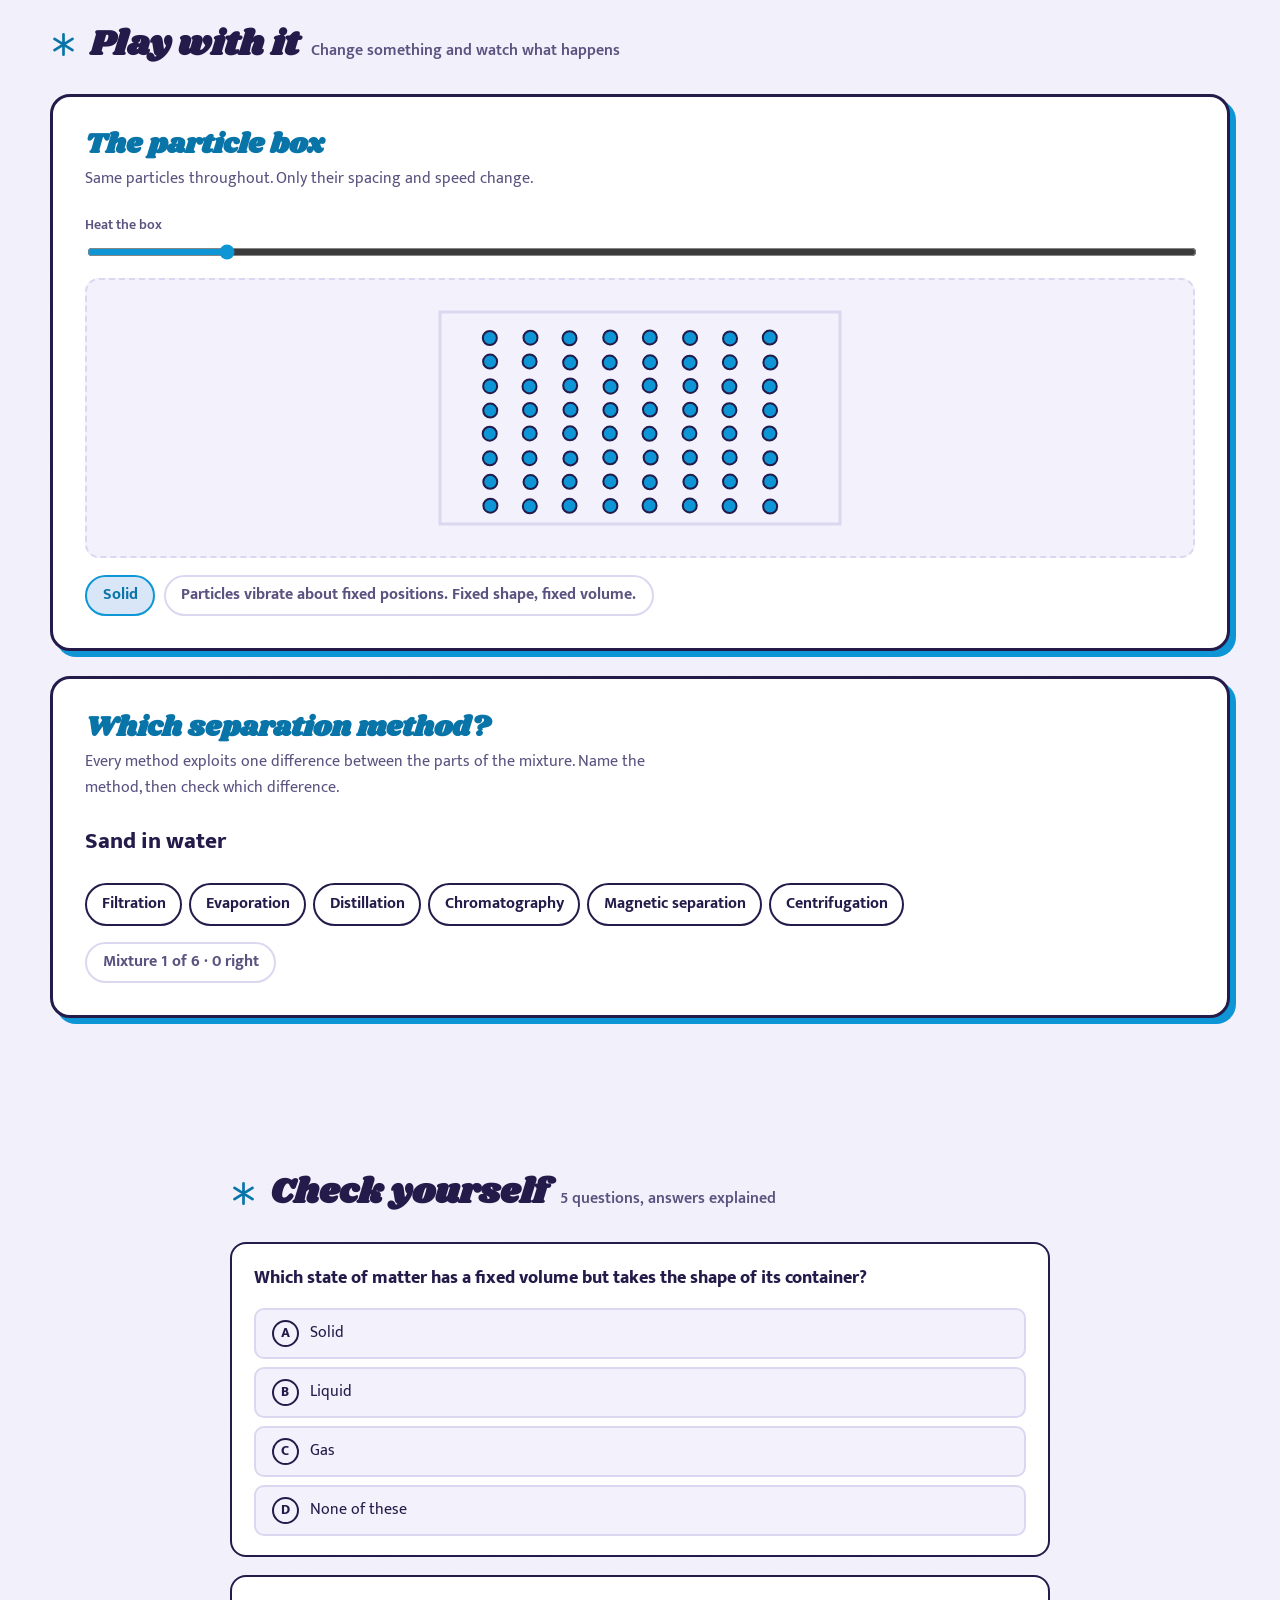
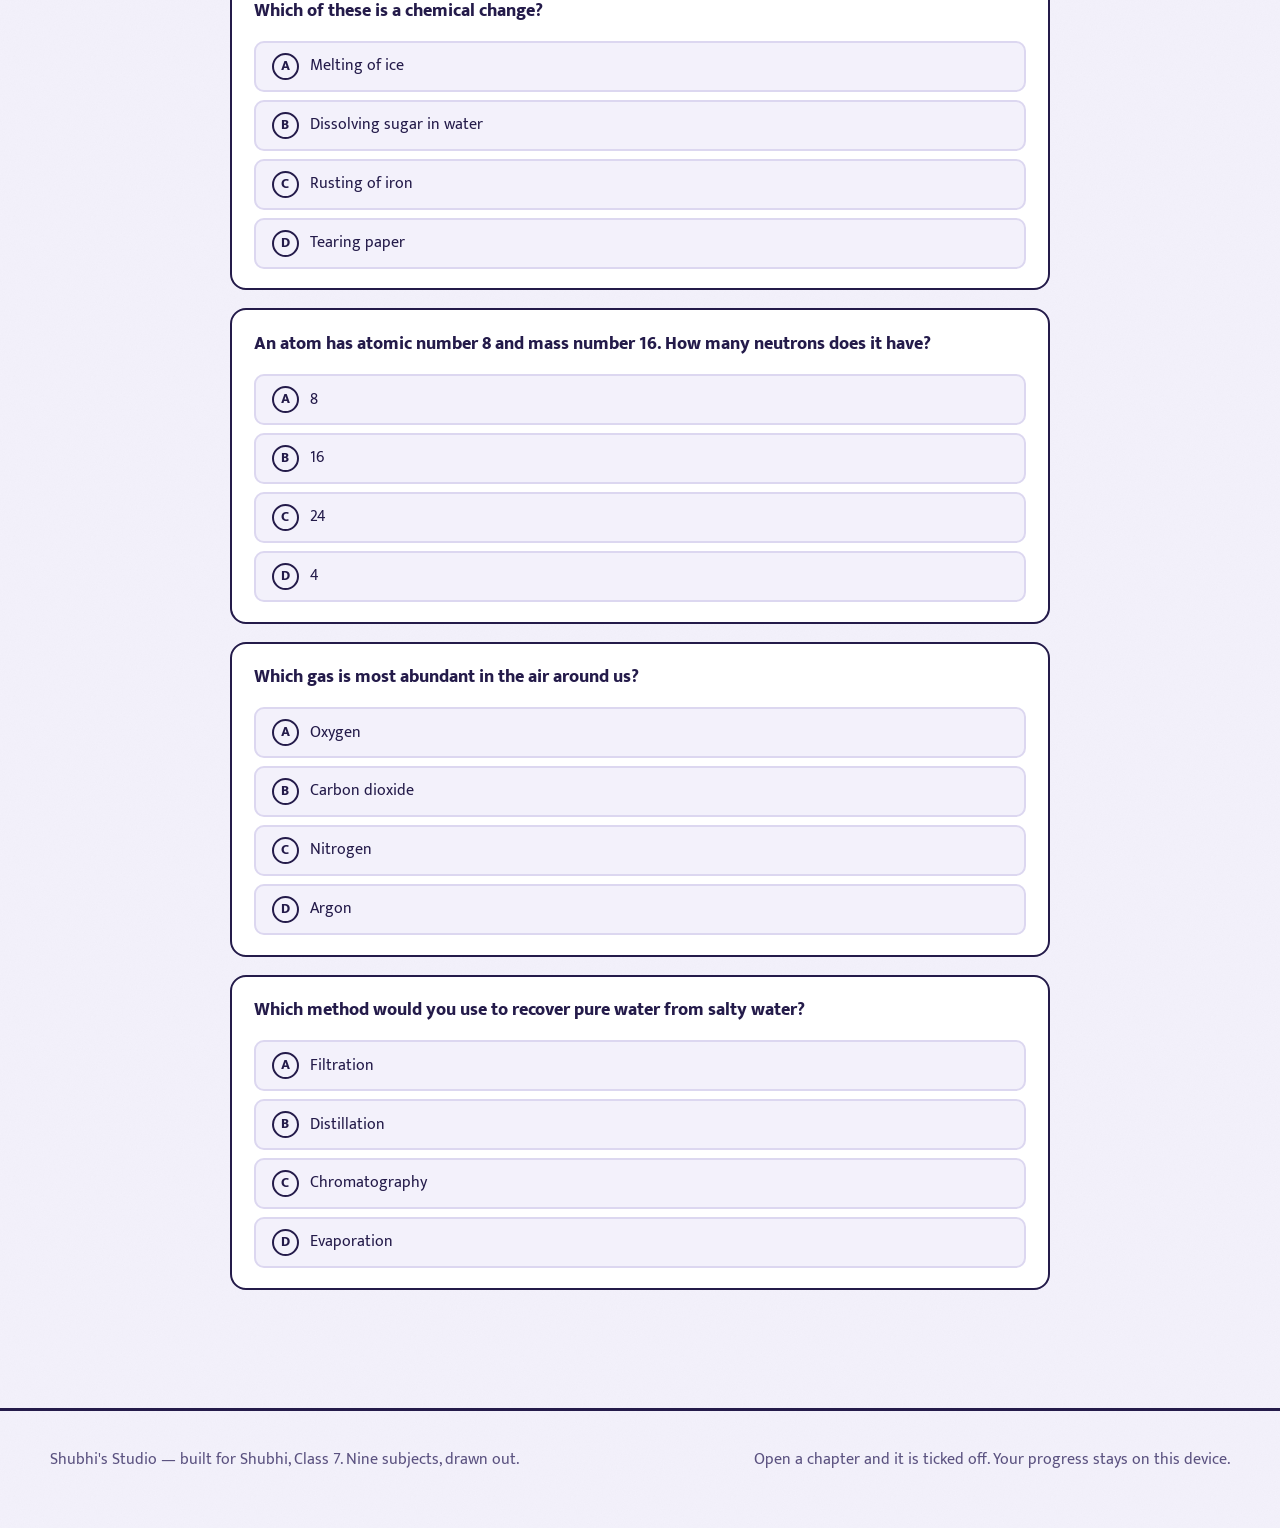
<file: subjects/chemistry.html>
<!doctype html>
<html lang="en">
<head>
<meta charset="utf-8">
<meta name="viewport" content="width=device-width, initial-scale=1, viewport-fit=cover">
<title>Chemistry — Shubhi&#x27;s Studio</title>
<meta name="description" content="Chemistry for Class 7: Matter, change, atoms, the language of formulae, air and water.">
<meta name="color-scheme" content="light dark">
<link rel="icon" href="data:image/svg+xml,%3Csvg xmlns='http://www.w3.org/2000/svg' viewBox='0 0 32 32'%3E%3Ctext y='26' font-size='26'%3E%F0%9F%8E%A8%3C/text%3E%3C/svg%3E">
<script>(function(){try{var t=localStorage.getItem("shubhi.theme");if(t)document.documentElement.setAttribute("data-theme",t);}catch(e){}})();</script>
<link rel="preconnect" href="https://fonts.googleapis.com"><link rel="preconnect" href="https://fonts.gstatic.com" crossorigin><link rel="stylesheet" href="https://fonts.googleapis.com/css2?family=Mukta:wght@400;600;700;800&family=Shrikhand&display=swap">
<link rel="stylesheet" href="../assets/css/studio.css">
</head>
<body data-subject="chemistry" style="--subject:#0E95D6;--subject-text:#0974A8">
<a class="skip" href="#main">Skip to the content</a>
<header class="topbar">
  <a class="topbar-mark" href="../index.html"><svg viewBox="0 0 32 32" aria-hidden="true" fill="none" stroke="currentColor"
 stroke-width="2.4" stroke-linecap="round" stroke-linejoin="round">
<path d="M6 26l3-8 13-13 5 5-13 13z"/><path d="M19 8l5 5"/><path d="M6 26l7-2"/></svg><span>Shubhi&#x27;s Studio</span></a>
  <nav class="topbar-nav" aria-label="Subjects"><a href="../subjects/maths.html" title="Maths">Maths</a><a href="../subjects/physics.html" title="Physics">Physics</a><a href="../subjects/chemistry.html" aria-current="page" title="Chemistry">Chemistry</a><a href="../subjects/biology.html" title="Biology">Biology</a><a href="../subjects/history-civics.html" title="History &amp; Civics">History</a><a href="../subjects/geography.html" title="Geography">Geography</a><a href="../subjects/computer.html" title="Computer Applications">Computers</a><a href="../subjects/sanskrit.html" title="Sanskrit">Sanskrit</a><a href="../subjects/english.html" title="English Language">English</a></nav>
  <details class="navmenu" data-navmenu>
    <summary class="navmenu-btn">Subjects <svg viewBox="0 0 24 24" aria-hidden="true" fill="none" stroke="currentColor"
 stroke-width="3.2" stroke-linecap="round" stroke-linejoin="round"><path d="M5 9l7 7 7-7"/></svg></summary>
    <nav class="navmenu-panel" aria-label="All subjects"><a href="../subjects/maths.html" style="--subject:#DD4715"><svg viewBox="0 0 48 48" aria-hidden="true"><g fill="none" stroke="currentColor" stroke-width="2.2" stroke-linecap="round" stroke-linejoin="round">
<path d="M24 7v5"/><circle cx="24" cy="9" r="2.6"/>
<path d="M24 12 11 39"/><path d="M24 12l13 27"/>
<path d="M16.5 28c4.8 3 10.2 3 15 0"/><path d="M8 43h32"/>
<path d="M13 39l-2 4"/><path d="M35 39l2 4"/></g></svg><span>Maths</span></a><a href="../subjects/physics.html" style="--subject:#7A3CF0"><svg viewBox="0 0 48 48" aria-hidden="true"><g fill="none" stroke="currentColor" stroke-width="2.2" stroke-linecap="round" stroke-linejoin="round">
<path d="M24 10 40 36H8z"/><path d="M4 23h11"/>
<path d="M31 27l13-5"/><path d="M32 31l12-1"/><path d="M32.5 35l11 4"/>
<circle cx="24" cy="26" r="1.6" fill="currentColor"/></g></svg><span>Physics</span></a><a href="../subjects/chemistry.html" style="--subject:#0E95D6" aria-current="page"><svg viewBox="0 0 48 48" aria-hidden="true"><g fill="none" stroke="currentColor" stroke-width="2.2" stroke-linecap="round" stroke-linejoin="round">
<path d="M19 6h10"/><path d="M21 6v13L10 37a4 4 0 003.5 6h21a4 4 0 003.5-6L27 19V6"/>
<path d="M15.5 29h17"/><circle cx="21" cy="35" r="2"/><circle cx="28" cy="38" r="1.4"/>
<circle cx="25" cy="31.5" r="1.1"/></g></svg><span>Chemistry</span></a><a href="../subjects/biology.html" style="--subject:#1E9E58"><svg viewBox="0 0 48 48" aria-hidden="true"><g fill="none" stroke="currentColor" stroke-width="2.2" stroke-linecap="round" stroke-linejoin="round">
<path d="M9 41C7 24 17 7 40 7c2 20-9 34-31 34z"/>
<path d="M9 41C16 32 26 21 40 7"/>
<path d="M16 32l-1-8"/><path d="M23 25l-1-8"/><path d="M30 17l-1-7"/>
<path d="M16 32l8 1"/><path d="M23 25l8 1"/></g></svg><span>Biology</span></a><a href="../subjects/history-civics.html" style="--subject:#8B2E6B"><svg viewBox="0 0 48 48" aria-hidden="true"><g fill="none" stroke="currentColor" stroke-width="2.2" stroke-linecap="round" stroke-linejoin="round">
<path d="M9 42V24a15 15 0 0130 0v18"/>
<path d="M16 42V25a8 8 0 0116 0v17"/>
<path d="M24 9V4"/><path d="M5 42h38"/>
<path d="M24 25v10"/><path d="M19 30h10"/></g></svg><span>History</span></a><a href="../subjects/geography.html" style="--subject:#2F57C9"><svg viewBox="0 0 48 48" aria-hidden="true"><g fill="none" stroke="currentColor" stroke-width="2.2" stroke-linecap="round" stroke-linejoin="round">
<circle cx="24" cy="24" r="17"/><path d="M7 24h34"/>
<path d="M24 7c5 5 7.5 11 7.5 17S29 36 24 41c-5-5-7.5-11-7.5-17S19 12 24 7z"/>
<path d="M10.5 14c4 2.6 8.6 4 13.5 4s9.5-1.4 13.5-4"/>
<path d="M10.5 34c4-2.6 8.6-4 13.5-4s9.5 1.4 13.5 4"/></g></svg><span>Geography</span></a><a href="../subjects/computer.html" style="--subject:#00968F"><svg viewBox="0 0 48 48" aria-hidden="true"><g fill="none" stroke="currentColor" stroke-width="2.2" stroke-linecap="round" stroke-linejoin="round">
<rect x="5" y="9" width="38" height="26" rx="3"/>
<path d="M18 40h12"/><path d="M24 35v5"/>
<path d="M19 17l-5 5 5 5"/><path d="M29 17l5 5-5 5"/></g></svg><span>Computers</span></a><a href="../subjects/sanskrit.html" style="--subject:#E08A00"><svg viewBox="0 0 48 48" aria-hidden="true"><g fill="none" stroke="currentColor" stroke-width="2.2" stroke-linecap="round" stroke-linejoin="round">
<rect x="6" y="11" width="36" height="26" rx="3"/>
<path d="M6 16h36"/><circle cx="12" cy="24" r="1.3" fill="currentColor"/>
<circle cx="36" cy="24" r="1.3" fill="currentColor"/></g>
<text x="24" y="33" text-anchor="middle" font-size="16" font-weight="700"
 font-family="Mukta, serif" fill="currentColor">अ</text></svg><span>Sanskrit</span></a><a href="../subjects/english.html" style="--subject:#C41E4C"><svg viewBox="0 0 48 48" aria-hidden="true"><g fill="none" stroke="currentColor" stroke-width="2.2" stroke-linecap="round" stroke-linejoin="round">
<path d="M24 5l11 13-11 25-11-25z"/><path d="M24 5v38"/>
<path d="M13 18h22"/><circle cx="24" cy="23" r="3"/>
<path d="M8 43c4-3 7-4.5 9-5"/></g></svg><span>English</span></a></nav>
  </details>
  <button class="theme-toggle" type="button" aria-label="Switch between light and dark paper">
    <svg class="ico-moon" viewBox="0 0 24 24" aria-hidden="true" fill="none" stroke="currentColor"
 stroke-width="2.2" stroke-linecap="round" stroke-linejoin="round"><path d="M20 14A8.5 8.5 0 019.5 3.5 8.5 8.5 0 1020 14z"/></svg><svg class="ico-sun" viewBox="0 0 24 24" aria-hidden="true" fill="none" stroke="currentColor"
 stroke-width="2.2" stroke-linecap="round"><circle cx="12" cy="12" r="4.2"/>
<path d="M12 2v2M12 20v2M2 12h2M20 12h2M5 5l1.5 1.5M17.5 17.5L19 19M19 5l-1.5 1.5M6.5 17.5L5 19"/></svg>
  </button>
</header>
<main id="main">
<div class="subject-hero"><div class="wrap">
  <a class="backlink" href="../index.html"><svg viewBox="0 0 24 24" aria-hidden="true" fill="none" stroke="currentColor"
 stroke-width="3" stroke-linecap="round" stroke-linejoin="round"><path d="M14 5l-7 7 7 7"/></svg> All subjects</a>
  <div class="subject-hero-grid">
    <div>
      <h1>Chemistry</h1>
      <p class="tagline">Everything is made of particles, and they are always busy.</p>
      <p class="intro">Chemistry makes sense the moment you stop thinking about substances and start thinking about the particles inside them. Melting, dissolving, burning and rusting are all stories about particles moving, separating or rearranging.</p>
      <div class="chip-bar" style="max-width:280px;margin-top:1.4rem"><i data-progress-bar></i></div>
      <p class="lab-sub" style="margin:.45rem 0 0" data-progress-label></p>
    </div>
    <div class="subject-hero-ico"><svg viewBox="0 0 48 48" aria-hidden="true"><g fill="none" stroke="currentColor" stroke-width="2.2" stroke-linecap="round" stroke-linejoin="round">
<path d="M19 6h10"/><path d="M21 6v13L10 37a4 4 0 003.5 6h21a4 4 0 003.5-6L27 19V6"/>
<path d="M15.5 29h17"/><circle cx="21" cy="35" r="2"/><circle cx="28" cy="38" r="1.4"/>
<circle cx="25" cy="31.5" r="1.1"/></g></svg></div>
  </div>
</div></div>

<section class="section wrap">
  <div class="section-head"><svg class="mark" viewBox="0 0 24 24" aria-hidden="true" fill="none" stroke="currentColor"
 stroke-width="2.4" stroke-linecap="round"><path d="M12 3v18M4 7l16 10M20 7L4 17"/></svg><h2>Chapters</h2>
    <span class="count">7 of them</span>
    <button class="btn btn-sm" type="button" data-expand style="margin-left:auto">Open all</button>
  </div>
  <div class="chapters"><details class="chapter" data-ch="matter">
  <summary>
    <span class="ch-num" aria-hidden="true"></span>
    <span class="ch-titles"><h3>Matter and its Composition</h3><p>Solid, liquid, gas: same particles, different spacing and speed.</p></span>
    <svg class="ch-chevron" viewBox="0 0 24 24" aria-hidden="true" fill="none"
 stroke="currentColor" stroke-width="3" stroke-linecap="round" stroke-linejoin="round">
<path d="M5 9l7 7 7-7"/></svg>
  </summary>
  <div class="ch-body"><p>The kinetic theory says all matter is made of tiny particles that are in constant motion and attract one another. How strongly they attract, and how fast they move, decides which state you get.</p><p>In a solid the particles are packed tightly in a fixed arrangement and only vibrate, so a solid holds its shape and volume. In a liquid they are close but can slide past one another, so it keeps its volume but takes the container&#x27;s shape. In a gas they are far apart and move fast in all directions, so a gas fills whatever it is put in.</p><div class="draw-note"><svg viewBox="0 0 24 24" aria-hidden="true" fill="none" stroke="currentColor"
 stroke-width="2" stroke-linecap="round" stroke-linejoin="round">
<path d="M3 20l2-6 10-10 4 4-10 10z"/><path d="M13 6l4 4"/></svg><p><b>Draw it</b>Three boxes of dots: neatly stacked, loosely jumbled, and widely scattered with motion lines. That single sketch answers most state-of-matter questions.</p></div><ul class="points"><li><span>Particles are in constant motion at all temperatures.</span></li><li><span>Heating increases particle energy, so spacing and movement increase.</span></li><li><span>Solids have fixed shape and volume; liquids fixed volume only; gases neither.</span></li><li><span>Gases are easily compressed because of the large gaps between particles.</span></li></ul><div class="worked"><h4>Why can you smell food cooking from another room?</h4><ol><li>Particles of the gas given off are in constant random motion.</li><li>They spread out and mix with the moving particles of air.</li><li>This spreading of particles from high to low concentration is diffusion.</li></ol><p class="answer">Diffusion. It is faster in gases than in liquids because gas particles move faster and have more space.</p></div></div>
</details><details class="chapter" data-ch="changes">
  <summary>
    <span class="ch-num" aria-hidden="true"></span>
    <span class="ch-titles"><h3>Physical and Chemical Changes</h3><p>Did a new substance appear? That is the only question that matters.</p></span>
    <svg class="ch-chevron" viewBox="0 0 24 24" aria-hidden="true" fill="none"
 stroke="currentColor" stroke-width="3" stroke-linecap="round" stroke-linejoin="round">
<path d="M5 9l7 7 7-7"/></svg>
  </summary>
  <div class="ch-body"><p>In a physical change no new substance forms, and the change is usually easy to reverse. Ice melting, water boiling, sugar dissolving and paper being torn are all physical: the substance is still what it was.</p><p>In a chemical change a new substance forms with new properties, and the change is usually hard to reverse. Signs include a colour change, a gas given off, heat or light produced, or a precipitate forming. Burning, rusting, cooking and curdling are chemical.</p><div class="draw-note"><svg viewBox="0 0 24 24" aria-hidden="true" fill="none" stroke="currentColor"
 stroke-width="2" stroke-linecap="round" stroke-linejoin="round">
<path d="M3 20l2-6 10-10 4 4-10 10z"/><path d="M13 6l4 4"/></svg><p><b>Draw it</b>Make a two-column list from your own kitchen: things that could be undone, things that could not. The second column is your chemical changes.</p></div><ul class="points"><li><span>Physical change: no new substance, usually reversible.</span></li><li><span>Chemical change: new substance formed, usually irreversible.</span></li><li><span>Dissolving sugar is physical; burning it is chemical.</span></li><li><span>Rusting needs both oxygen and water, and forms hydrated iron oxide.</span></li></ul><div class="worked"><h4>Classify: a candle burning</h4><ol><li>The wax melts near the flame, which is a physical change and reversible.</li><li>The melted wax vapour then burns, producing carbon dioxide and water vapour.</li><li>Those are new substances that cannot be turned back into wax.</li></ol><p class="answer">Both at once. Melting is physical, burning is chemical. Examiners love this one.</p></div></div>
</details><details class="chapter" data-ch="mixtures">
  <summary>
    <span class="ch-num" aria-hidden="true"></span>
    <span class="ch-titles"><h3>Elements, Compounds and Mixtures</h3><p>A compound is cooked; a mixture is merely stirred.</p></span>
    <svg class="ch-chevron" viewBox="0 0 24 24" aria-hidden="true" fill="none"
 stroke="currentColor" stroke-width="3" stroke-linecap="round" stroke-linejoin="round">
<path d="M5 9l7 7 7-7"/></svg>
  </summary>
  <div class="ch-body"><p>An element contains only one kind of atom and cannot be broken down chemically. A compound has two or more elements chemically combined in a fixed ratio, and its properties are completely different from the elements inside it. A mixture is just substances physically together in any ratio, each keeping its own properties.</p><p>Because mixtures are only physically combined, they can be separated physically. Which method you choose depends on the difference between the components: use filtration for an insoluble solid in a liquid, evaporation for a dissolved solid you want back, distillation when you want the liquid back, and chromatography to split mixed dyes or inks.</p><div class="draw-note"><svg viewBox="0 0 24 24" aria-hidden="true" fill="none" stroke="currentColor"
 stroke-width="2" stroke-linecap="round" stroke-linejoin="round">
<path d="M3 20l2-6 10-10 4 4-10 10z"/><path d="M13 6l4 4"/></svg><p><b>Draw it</b>Drop a blob of black marker ink on filter paper and dip the edge in water. The colours climb apart. You have just run a chromatogram and proved black ink is a mixture.</p></div><ul class="points"><li><span>Elements cannot be broken down by chemical means; compounds can.</span></li><li><span>A compound has a fixed ratio; a mixture has any ratio.</span></li><li><span>Filtration separates an insoluble solid from a liquid.</span></li><li><span>Distillation recovers the liquid; simple evaporation does not.</span></li></ul><div class="worked"><h4>How would you separate salt from sand?</h4><ol><li>Add water and stir. Salt dissolves, sand does not.</li><li>Filter the mixture. Sand stays as residue on the filter paper.</li><li>Evaporate the filtrate to recover solid salt.</li></ol><p class="answer">Dissolving, then filtration, then evaporation. The trick is using the solubility difference.</p></div></div>
</details><details class="chapter" data-ch="atomic-structure">
  <summary>
    <span class="ch-num" aria-hidden="true"></span>
    <span class="ch-titles"><h3>Atomic Structure</h3><p>A tiny heavy centre, with electrons arranged in shells around it.</p></span>
    <svg class="ch-chevron" viewBox="0 0 24 24" aria-hidden="true" fill="none"
 stroke="currentColor" stroke-width="3" stroke-linecap="round" stroke-linejoin="round">
<path d="M5 9l7 7 7-7"/></svg>
  </summary>
  <div class="ch-body"><p>An atom is the smallest particle of an element that can take part in a chemical reaction. It has protons with positive charge and neutrons with no charge in the nucleus, and electrons with negative charge in shells around it. Atomic number counts the protons; mass number counts protons plus neutrons.</p><p>Electrons fill shells from the inside out, holding at most 2, then 8, then 8. Valency is the combining capacity of an atom, worked out from how many electrons it must gain, lose or share to fill its outer shell. A radical is a group of atoms acting as a single unit with its own charge, like sulphate or nitrate.</p><div class="draw-note"><svg viewBox="0 0 24 24" aria-hidden="true" fill="none" stroke="currentColor"
 stroke-width="2" stroke-linecap="round" stroke-linejoin="round">
<path d="M3 20l2-6 10-10 4 4-10 10z"/><path d="M13 6l4 4"/></svg><p><b>Draw it</b>Draw sodium: 11 electrons as 2, 8, 1. That single outer electron is why sodium is so reactive and why its valency is 1.</p></div><ul class="points"><li><span>Atomic number = number of protons; in a neutral atom it also equals the electrons.</span></li><li><span>Mass number = protons + neutrons. Electrons are too light to count.</span></li><li><span>Shells hold a maximum of 2, 8, 8 for the elements you study this year.</span></li><li><span>Valency is decided by the electrons in the outermost shell.</span></li></ul><div class="worked"><h4>Magnesium has atomic number 12 and mass number 24. Describe its atom.</h4><ol><li>Protons = atomic number = 12. Electrons = 12 in a neutral atom.</li><li>Neutrons = mass number - atomic number = 24 - 12 = 12.</li><li>Electron arrangement: 2, 8, 2.</li></ol><p class="answer">12 protons, 12 neutrons, 12 electrons as 2, 8, 2. It loses 2 electrons easily, so its valency is 2.</p></div></div>
</details><details class="chapter" data-ch="language-chemistry">
  <summary>
    <span class="ch-num" aria-hidden="true"></span>
    <span class="ch-titles"><h3>Language of Chemistry</h3><p>A formula is a sentence written in symbols, and it has to balance.</p></span>
    <svg class="ch-chevron" viewBox="0 0 24 24" aria-hidden="true" fill="none"
 stroke="currentColor" stroke-width="3" stroke-linecap="round" stroke-linejoin="round">
<path d="M5 9l7 7 7-7"/></svg>
  </summary>
  <div class="ch-body"><p>Each element has a symbol, one or two letters, with only the first capitalised: Co is cobalt but CO is carbon monoxide. A chemical formula uses valencies to work out how many of each atom combine, usually by the criss-cross method where each element&#x27;s valency becomes the other&#x27;s subscript.</p><p>A chemical equation must be balanced because atoms are never created or destroyed in a reaction. Balance by changing the big numbers in front of formulae, never the small subscripts inside them, because changing a subscript changes the substance itself.</p><div class="draw-note"><svg viewBox="0 0 24 24" aria-hidden="true" fill="none" stroke="currentColor"
 stroke-width="2" stroke-linecap="round" stroke-linejoin="round">
<path d="M3 20l2-6 10-10 4 4-10 10z"/><path d="M13 6l4 4"/></svg><p><b>Draw it</b>Tally the atoms of each element on both sides in two columns. When every row matches, the equation is balanced. It is bookkeeping, not guesswork.</p></div><ul class="points"><li><span>Only the first letter of an element symbol is capitalised.</span></li><li><span>Criss-cross the valencies to build a formula, then simplify the ratio.</span></li><li><span>Balance equations with coefficients in front, never by editing subscripts.</span></li><li><span>The number of atoms of each element must match on both sides.</span></li></ul><div class="worked"><h4>Balance: H2 + O2 gives H2O</h4><ol><li>Count oxygen: 2 on the left, 1 on the right. Put a 2 in front of water.</li><li>Now H2 + O2 gives 2H2O. Hydrogen is 2 on the left and 4 on the right.</li><li>Put a 2 in front of hydrogen: 2H2 + O2 gives 2H2O.</li><li>Recount: H is 4 and 4, O is 2 and 2.</li></ol><p class="answer">2H2 + O2 gives 2H2O. Always recount every element after each change.</p></div></div>
</details><details class="chapter" data-ch="air">
  <summary>
    <span class="ch-num" aria-hidden="true"></span>
    <span class="ch-titles"><h3>Air and Atmosphere</h3><p>Air is a mixture, and the proof is that you can separate it.</p></span>
    <svg class="ch-chevron" viewBox="0 0 24 24" aria-hidden="true" fill="none"
 stroke="currentColor" stroke-width="3" stroke-linecap="round" stroke-linejoin="round">
<path d="M5 9l7 7 7-7"/></svg>
  </summary>
  <div class="ch-body"><p>Dry air is roughly 78 percent nitrogen, 21 percent oxygen, and small amounts of carbon dioxide, argon and other gases, plus variable water vapour. Because it is a mixture, the proportions vary slightly from place to place and the gases keep their own properties.</p><p>Oxygen supports combustion and respiration. Nitrogen dilutes oxygen so that burning is controlled, and it is essential for making proteins. Carbon dioxide is used by plants in photosynthesis and traps heat in the atmosphere. Air pollution comes from vehicle exhaust, burning fuels and industrial smoke, causing breathing illness, acid rain and a strengthened greenhouse effect.</p><div class="draw-note"><svg viewBox="0 0 24 24" aria-hidden="true" fill="none" stroke="currentColor"
 stroke-width="2" stroke-linecap="round" stroke-linejoin="round">
<path d="M3 20l2-6 10-10 4 4-10 10z"/><path d="M13 6l4 4"/></svg><p><b>Draw it</b>Draw a circle divided into 100 parts. Shade 78 one colour and 21 another. The tiny slice left over is everything else, including all the carbon dioxide.</p></div><ul class="points"><li><span>Nitrogen is the most abundant gas in air, at about 78 percent.</span></li><li><span>Oxygen supports combustion but does not itself burn.</span></li><li><span>Carbon dioxide turns limewater milky, which is the standard test.</span></li><li><span>Air is a mixture, not a compound, because its components keep their properties.</span></li></ul><div class="worked"><h4>A burning candle under an upturned glass goes out. Why?</h4><ol><li>Burning uses up the oxygen trapped inside the glass.</li><li>Carbon dioxide and water vapour build up in its place.</li><li>Once the oxygen is too low, combustion cannot continue.</li></ol><p class="answer">Oxygen is used up. This also shows roughly one fifth of air supports burning.</p></div></div>
</details><details class="chapter" data-ch="water">
  <summary>
    <span class="ch-num" aria-hidden="true"></span>
    <span class="ch-titles"><h3>Water</h3><p>It dissolves more substances than any other liquid, which is why it is never pure.</p></span>
    <svg class="ch-chevron" viewBox="0 0 24 24" aria-hidden="true" fill="none"
 stroke="currentColor" stroke-width="3" stroke-linecap="round" stroke-linejoin="round">
<path d="M5 9l7 7 7-7"/></svg>
  </summary>
  <div class="ch-body"><p>Water is called the universal solvent because so many substances dissolve in it. A solution has a solute dissolved in a solvent. It is unsaturated if more solute can still dissolve, and saturated once no more will dissolve at that temperature. Raising the temperature usually lets a solid solute dissolve more.</p><p>Hard water contains dissolved calcium and magnesium salts. It wastes soap, forming scum instead of lather, and leaves scale in kettles and pipes. Temporary hardness, caused by bicarbonates, is removed by boiling; permanent hardness, caused by sulphates and chlorides, needs washing soda or an ion exchange method.</p><div class="draw-note"><svg viewBox="0 0 24 24" aria-hidden="true" fill="none" stroke="currentColor"
 stroke-width="2" stroke-linecap="round" stroke-linejoin="round">
<path d="M3 20l2-6 10-10 4 4-10 10z"/><path d="M13 6l4 4"/></svg><p><b>Draw it</b>Draw two glasses with soap added, one lathering and one with grey scum. Label them soft and hard. That is the standard test in one picture.</p></div><ul class="points"><li><span>Solute dissolves in solvent to form a solution.</span></li><li><span>A saturated solution can dissolve no more solute at that temperature.</span></li><li><span>Hard water does not lather easily with soap.</span></li><li><span>Boiling removes temporary hardness only.</span></li></ul><div class="worked"><h4>How would you test whether a water sample is hard or soft?</h4><ol><li>Take equal volumes of the sample and of distilled water in two test tubes.</li><li>Add soap solution drop by drop to each, shaking after every drop.</li><li>Compare how much soap each needs to form a lasting lather.</li></ol><p class="answer">Hard water needs far more soap and forms scum first. Soft water lathers almost at once.</p></div></div>
</details></div>
</section>

<section class="section wrap">
  <div class="section-head"><svg class="mark" viewBox="0 0 24 24" aria-hidden="true" fill="none" stroke="currentColor"
 stroke-width="2.4" stroke-linecap="round"><path d="M12 3v18M4 7l16 10M20 7L4 17"/></svg><h2>Play with it</h2>
  <span class="count">Change something and watch what happens</span></div>
  <div class="lab" data-lab="states"></div><div class="lab" data-lab="separation"></div>
</section>

<section class="section wrap narrow">
  <div class="section-head"><svg class="mark" viewBox="0 0 24 24" aria-hidden="true" fill="none" stroke="currentColor"
 stroke-width="2.4" stroke-linecap="round"><path d="M12 3v18M4 7l16 10M20 7L4 17"/></svg><h2>Check yourself</h2>
  <span class="count">5 questions, answers explained</span></div>
  <div>
  <div class="quiz" data-quiz><div class="q" data-a="1"><p class="qt">Which state of matter has a fixed volume but takes the shape of its container?</p><ol><li><button class="opt" type="button"><span class="key">A</span><span>Solid</span></button></li><li><button class="opt" type="button"><span class="key">B</span><span>Liquid</span></button></li><li><button class="opt" type="button"><span class="key">C</span><span>Gas</span></button></li><li><button class="opt" type="button"><span class="key">D</span><span>None of these</span></button></li></ol><p class="why" hidden><b data-verdict></b> Liquid particles are close together, fixing the volume, but they slide past each other so the shape changes.</p></div><div class="q" data-a="2"><p class="qt">Which of these is a chemical change?</p><ol><li><button class="opt" type="button"><span class="key">A</span><span>Melting of ice</span></button></li><li><button class="opt" type="button"><span class="key">B</span><span>Dissolving sugar in water</span></button></li><li><button class="opt" type="button"><span class="key">C</span><span>Rusting of iron</span></button></li><li><button class="opt" type="button"><span class="key">D</span><span>Tearing paper</span></button></li></ol><p class="why" hidden><b data-verdict></b> Rusting forms hydrated iron oxide, a brand new substance, and it cannot easily be reversed.</p></div><div class="q" data-a="0"><p class="qt">An atom has atomic number 8 and mass number 16. How many neutrons does it have?</p><ol><li><button class="opt" type="button"><span class="key">A</span><span>8</span></button></li><li><button class="opt" type="button"><span class="key">B</span><span>16</span></button></li><li><button class="opt" type="button"><span class="key">C</span><span>24</span></button></li><li><button class="opt" type="button"><span class="key">D</span><span>4</span></button></li></ol><p class="why" hidden><b data-verdict></b> Neutrons = mass number minus atomic number = 16 - 8 = 8. This atom is oxygen.</p></div><div class="q" data-a="2"><p class="qt">Which gas is most abundant in the air around us?</p><ol><li><button class="opt" type="button"><span class="key">A</span><span>Oxygen</span></button></li><li><button class="opt" type="button"><span class="key">B</span><span>Carbon dioxide</span></button></li><li><button class="opt" type="button"><span class="key">C</span><span>Nitrogen</span></button></li><li><button class="opt" type="button"><span class="key">D</span><span>Argon</span></button></li></ol><p class="why" hidden><b data-verdict></b> Nitrogen makes up about 78 percent of dry air. Oxygen is second at about 21 percent.</p></div><div class="q" data-a="1"><p class="qt">Which method would you use to recover pure water from salty water?</p><ol><li><button class="opt" type="button"><span class="key">A</span><span>Filtration</span></button></li><li><button class="opt" type="button"><span class="key">B</span><span>Distillation</span></button></li><li><button class="opt" type="button"><span class="key">C</span><span>Chromatography</span></button></li><li><button class="opt" type="button"><span class="key">D</span><span>Evaporation</span></button></li></ol><p class="why" hidden><b data-verdict></b> Distillation boils the water off and condenses it back, so you keep the liquid. Plain evaporation loses it.</p></div></div>
  <div class="quiz-score" data-score hidden style="margin-top:1rem">
    <strong></strong><p></p>
    <button class="btn btn-sm" type="button" data-retry>Start again</button>
  </div>
</div>
</section>
</main>
<footer class="foot"><div class="wrap foot-grid">
  <p style="margin:0">Shubhi&#x27;s Studio — built for Shubhi, Class 7. Nine subjects, drawn out.</p>
  <p style="margin:0">Open a chapter and it is ticked off. Your progress stays on this device.</p>
</div></footer>
<script src="../assets/js/studio.js" defer></script>
<script src="../assets/js/labs.js" defer></script>
</body>
</html>
</file>
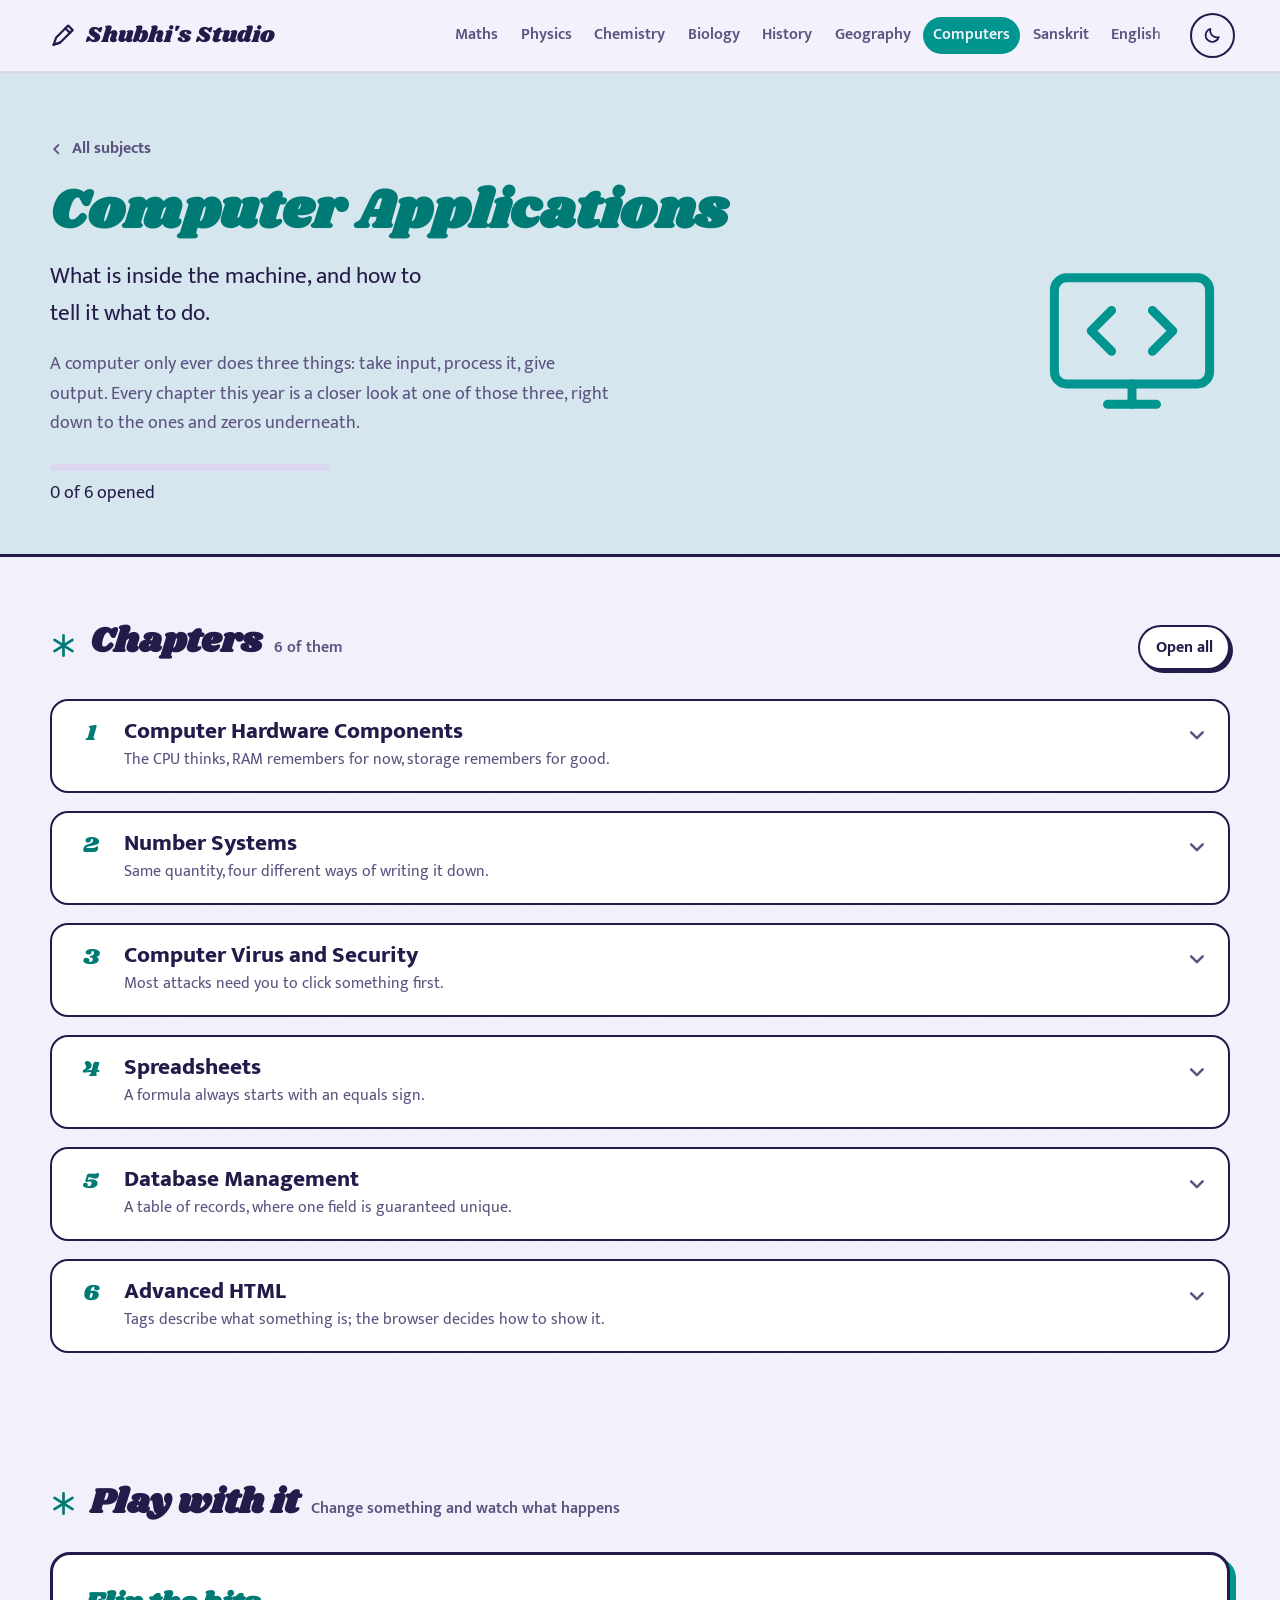
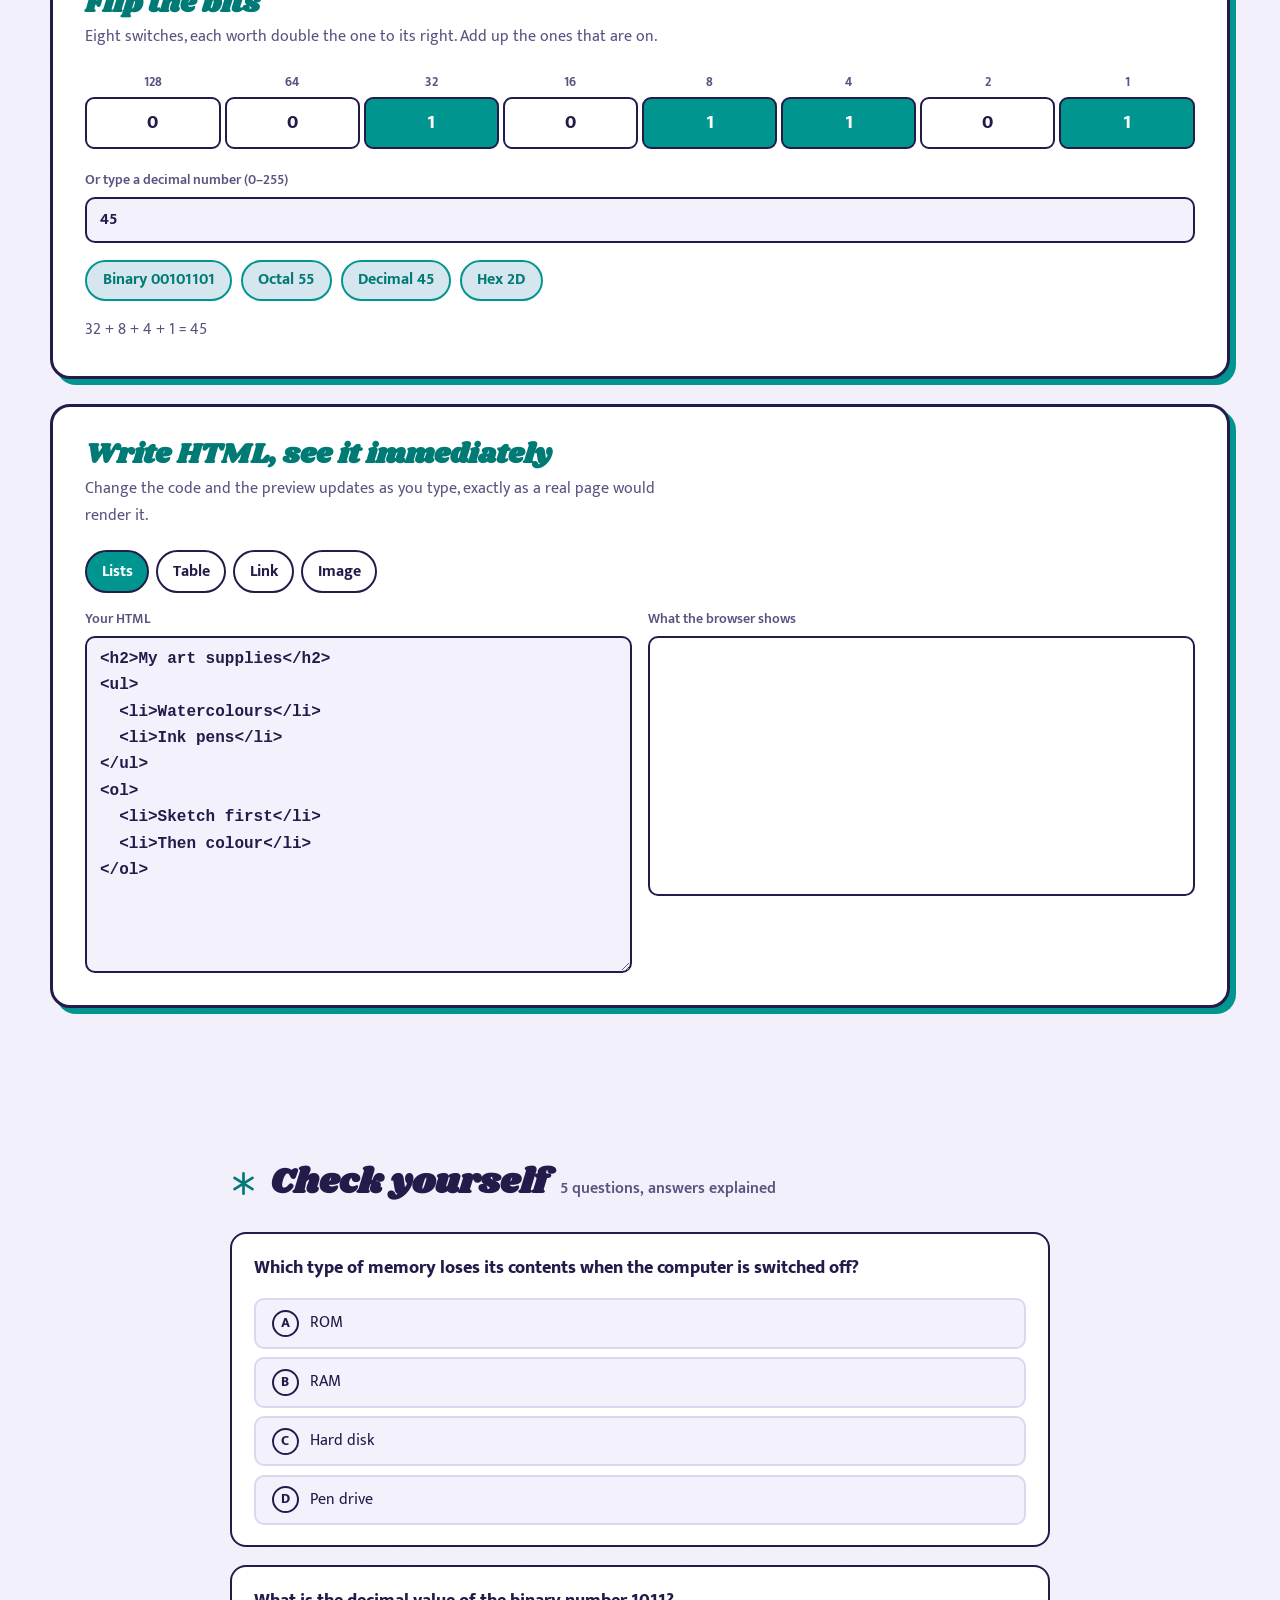
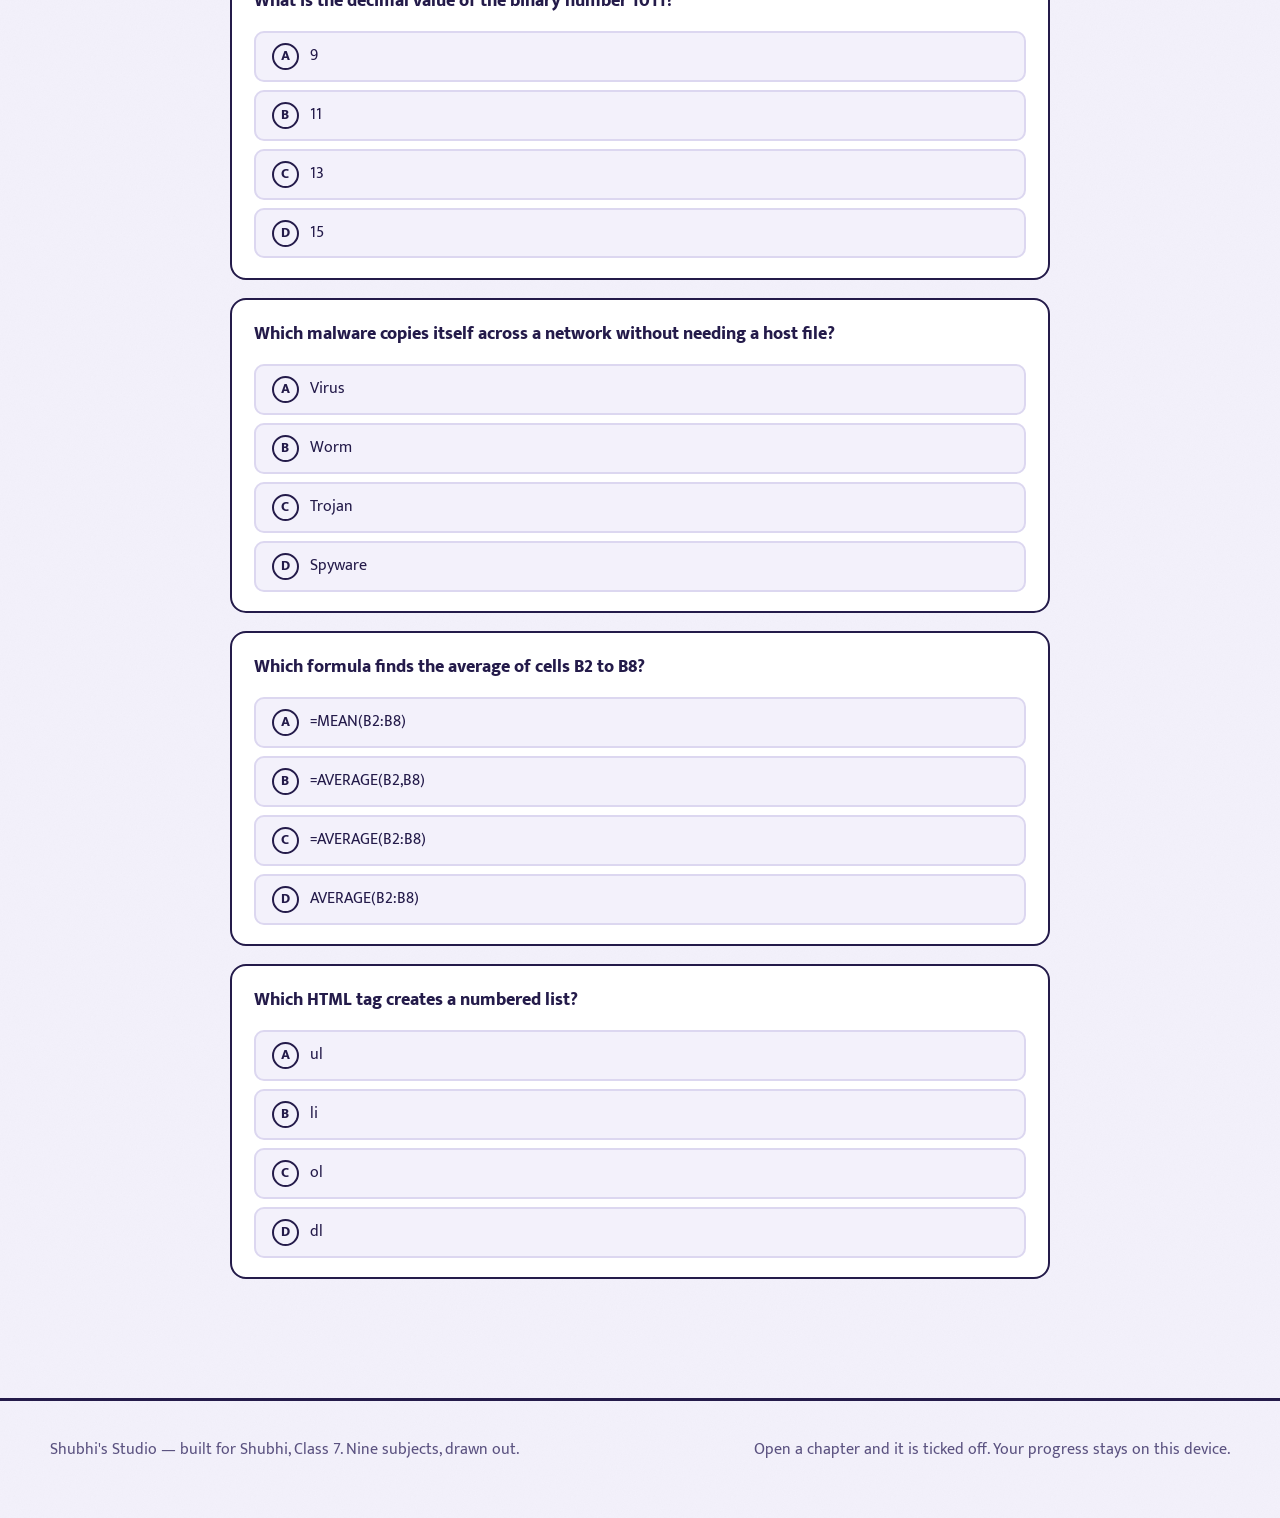
<file: subjects/computer.html>
<!doctype html>
<html lang="en">
<head>
<meta charset="utf-8">
<meta name="viewport" content="width=device-width, initial-scale=1, viewport-fit=cover">
<title>Computer Applications — Shubhi&#x27;s Studio</title>
<meta name="description" content="Computer Applications for Class 7: Hardware, number systems, staying safe online, Excel, Access and HTML.">
<meta name="color-scheme" content="light dark">
<link rel="icon" href="data:image/svg+xml,%3Csvg xmlns='http://www.w3.org/2000/svg' viewBox='0 0 32 32'%3E%3Ctext y='26' font-size='26'%3E%F0%9F%8E%A8%3C/text%3E%3C/svg%3E">
<script>(function(){try{var t=localStorage.getItem("shubhi.theme");if(t)document.documentElement.setAttribute("data-theme",t);}catch(e){}})();</script>
<link rel="preconnect" href="https://fonts.googleapis.com"><link rel="preconnect" href="https://fonts.gstatic.com" crossorigin><link rel="stylesheet" href="https://fonts.googleapis.com/css2?family=Mukta:wght@400;600;700;800&family=Shrikhand&display=swap">
<link rel="stylesheet" href="../assets/css/studio.css">
</head>
<body data-subject="computer" style="--subject:#00968F;--subject-text:#007A74">
<a class="skip" href="#main">Skip to the content</a>
<header class="topbar">
  <a class="topbar-mark" href="../index.html"><svg viewBox="0 0 32 32" aria-hidden="true" fill="none" stroke="currentColor"
 stroke-width="2.4" stroke-linecap="round" stroke-linejoin="round">
<path d="M6 26l3-8 13-13 5 5-13 13z"/><path d="M19 8l5 5"/><path d="M6 26l7-2"/></svg><span>Shubhi&#x27;s Studio</span></a>
  <nav class="topbar-nav" aria-label="Subjects"><a href="../subjects/maths.html" title="Maths">Maths</a><a href="../subjects/physics.html" title="Physics">Physics</a><a href="../subjects/chemistry.html" title="Chemistry">Chemistry</a><a href="../subjects/biology.html" title="Biology">Biology</a><a href="../subjects/history-civics.html" title="History &amp; Civics">History</a><a href="../subjects/geography.html" title="Geography">Geography</a><a href="../subjects/computer.html" aria-current="page" title="Computer Applications">Computers</a><a href="../subjects/sanskrit.html" title="Sanskrit">Sanskrit</a><a href="../subjects/english.html" title="English Language">English</a></nav>
  <details class="navmenu" data-navmenu>
    <summary class="navmenu-btn">Subjects <svg viewBox="0 0 24 24" aria-hidden="true" fill="none" stroke="currentColor"
 stroke-width="3.2" stroke-linecap="round" stroke-linejoin="round"><path d="M5 9l7 7 7-7"/></svg></summary>
    <nav class="navmenu-panel" aria-label="All subjects"><a href="../subjects/maths.html" style="--subject:#DD4715"><svg viewBox="0 0 48 48" aria-hidden="true"><g fill="none" stroke="currentColor" stroke-width="2.2" stroke-linecap="round" stroke-linejoin="round">
<path d="M24 7v5"/><circle cx="24" cy="9" r="2.6"/>
<path d="M24 12 11 39"/><path d="M24 12l13 27"/>
<path d="M16.5 28c4.8 3 10.2 3 15 0"/><path d="M8 43h32"/>
<path d="M13 39l-2 4"/><path d="M35 39l2 4"/></g></svg><span>Maths</span></a><a href="../subjects/physics.html" style="--subject:#7A3CF0"><svg viewBox="0 0 48 48" aria-hidden="true"><g fill="none" stroke="currentColor" stroke-width="2.2" stroke-linecap="round" stroke-linejoin="round">
<path d="M24 10 40 36H8z"/><path d="M4 23h11"/>
<path d="M31 27l13-5"/><path d="M32 31l12-1"/><path d="M32.5 35l11 4"/>
<circle cx="24" cy="26" r="1.6" fill="currentColor"/></g></svg><span>Physics</span></a><a href="../subjects/chemistry.html" style="--subject:#0E95D6"><svg viewBox="0 0 48 48" aria-hidden="true"><g fill="none" stroke="currentColor" stroke-width="2.2" stroke-linecap="round" stroke-linejoin="round">
<path d="M19 6h10"/><path d="M21 6v13L10 37a4 4 0 003.5 6h21a4 4 0 003.5-6L27 19V6"/>
<path d="M15.5 29h17"/><circle cx="21" cy="35" r="2"/><circle cx="28" cy="38" r="1.4"/>
<circle cx="25" cy="31.5" r="1.1"/></g></svg><span>Chemistry</span></a><a href="../subjects/biology.html" style="--subject:#1E9E58"><svg viewBox="0 0 48 48" aria-hidden="true"><g fill="none" stroke="currentColor" stroke-width="2.2" stroke-linecap="round" stroke-linejoin="round">
<path d="M9 41C7 24 17 7 40 7c2 20-9 34-31 34z"/>
<path d="M9 41C16 32 26 21 40 7"/>
<path d="M16 32l-1-8"/><path d="M23 25l-1-8"/><path d="M30 17l-1-7"/>
<path d="M16 32l8 1"/><path d="M23 25l8 1"/></g></svg><span>Biology</span></a><a href="../subjects/history-civics.html" style="--subject:#8B2E6B"><svg viewBox="0 0 48 48" aria-hidden="true"><g fill="none" stroke="currentColor" stroke-width="2.2" stroke-linecap="round" stroke-linejoin="round">
<path d="M9 42V24a15 15 0 0130 0v18"/>
<path d="M16 42V25a8 8 0 0116 0v17"/>
<path d="M24 9V4"/><path d="M5 42h38"/>
<path d="M24 25v10"/><path d="M19 30h10"/></g></svg><span>History</span></a><a href="../subjects/geography.html" style="--subject:#2F57C9"><svg viewBox="0 0 48 48" aria-hidden="true"><g fill="none" stroke="currentColor" stroke-width="2.2" stroke-linecap="round" stroke-linejoin="round">
<circle cx="24" cy="24" r="17"/><path d="M7 24h34"/>
<path d="M24 7c5 5 7.5 11 7.5 17S29 36 24 41c-5-5-7.5-11-7.5-17S19 12 24 7z"/>
<path d="M10.5 14c4 2.6 8.6 4 13.5 4s9.5-1.4 13.5-4"/>
<path d="M10.5 34c4-2.6 8.6-4 13.5-4s9.5 1.4 13.5 4"/></g></svg><span>Geography</span></a><a href="../subjects/computer.html" style="--subject:#00968F" aria-current="page"><svg viewBox="0 0 48 48" aria-hidden="true"><g fill="none" stroke="currentColor" stroke-width="2.2" stroke-linecap="round" stroke-linejoin="round">
<rect x="5" y="9" width="38" height="26" rx="3"/>
<path d="M18 40h12"/><path d="M24 35v5"/>
<path d="M19 17l-5 5 5 5"/><path d="M29 17l5 5-5 5"/></g></svg><span>Computers</span></a><a href="../subjects/sanskrit.html" style="--subject:#E08A00"><svg viewBox="0 0 48 48" aria-hidden="true"><g fill="none" stroke="currentColor" stroke-width="2.2" stroke-linecap="round" stroke-linejoin="round">
<rect x="6" y="11" width="36" height="26" rx="3"/>
<path d="M6 16h36"/><circle cx="12" cy="24" r="1.3" fill="currentColor"/>
<circle cx="36" cy="24" r="1.3" fill="currentColor"/></g>
<text x="24" y="33" text-anchor="middle" font-size="16" font-weight="700"
 font-family="Mukta, serif" fill="currentColor">अ</text></svg><span>Sanskrit</span></a><a href="../subjects/english.html" style="--subject:#C41E4C"><svg viewBox="0 0 48 48" aria-hidden="true"><g fill="none" stroke="currentColor" stroke-width="2.2" stroke-linecap="round" stroke-linejoin="round">
<path d="M24 5l11 13-11 25-11-25z"/><path d="M24 5v38"/>
<path d="M13 18h22"/><circle cx="24" cy="23" r="3"/>
<path d="M8 43c4-3 7-4.5 9-5"/></g></svg><span>English</span></a></nav>
  </details>
  <button class="theme-toggle" type="button" aria-label="Switch between light and dark paper">
    <svg class="ico-moon" viewBox="0 0 24 24" aria-hidden="true" fill="none" stroke="currentColor"
 stroke-width="2.2" stroke-linecap="round" stroke-linejoin="round"><path d="M20 14A8.5 8.5 0 019.5 3.5 8.5 8.5 0 1020 14z"/></svg><svg class="ico-sun" viewBox="0 0 24 24" aria-hidden="true" fill="none" stroke="currentColor"
 stroke-width="2.2" stroke-linecap="round"><circle cx="12" cy="12" r="4.2"/>
<path d="M12 2v2M12 20v2M2 12h2M20 12h2M5 5l1.5 1.5M17.5 17.5L19 19M19 5l-1.5 1.5M6.5 17.5L5 19"/></svg>
  </button>
</header>
<main id="main">
<div class="subject-hero"><div class="wrap">
  <a class="backlink" href="../index.html"><svg viewBox="0 0 24 24" aria-hidden="true" fill="none" stroke="currentColor"
 stroke-width="3" stroke-linecap="round" stroke-linejoin="round"><path d="M14 5l-7 7 7 7"/></svg> All subjects</a>
  <div class="subject-hero-grid">
    <div>
      <h1>Computer Applications</h1>
      <p class="tagline">What is inside the machine, and how to tell it what to do.</p>
      <p class="intro">A computer only ever does three things: take input, process it, give output. Every chapter this year is a closer look at one of those three, right down to the ones and zeros underneath.</p>
      <div class="chip-bar" style="max-width:280px;margin-top:1.4rem"><i data-progress-bar></i></div>
      <p class="lab-sub" style="margin:.45rem 0 0" data-progress-label></p>
    </div>
    <div class="subject-hero-ico"><svg viewBox="0 0 48 48" aria-hidden="true"><g fill="none" stroke="currentColor" stroke-width="2.2" stroke-linecap="round" stroke-linejoin="round">
<rect x="5" y="9" width="38" height="26" rx="3"/>
<path d="M18 40h12"/><path d="M24 35v5"/>
<path d="M19 17l-5 5 5 5"/><path d="M29 17l5 5-5 5"/></g></svg></div>
  </div>
</div></div>

<section class="section wrap">
  <div class="section-head"><svg class="mark" viewBox="0 0 24 24" aria-hidden="true" fill="none" stroke="currentColor"
 stroke-width="2.4" stroke-linecap="round"><path d="M12 3v18M4 7l16 10M20 7L4 17"/></svg><h2>Chapters</h2>
    <span class="count">6 of them</span>
    <button class="btn btn-sm" type="button" data-expand style="margin-left:auto">Open all</button>
  </div>
  <div class="chapters"><details class="chapter" data-ch="hardware">
  <summary>
    <span class="ch-num" aria-hidden="true"></span>
    <span class="ch-titles"><h3>Computer Hardware Components</h3><p>The CPU thinks, RAM remembers for now, storage remembers for good.</p></span>
    <svg class="ch-chevron" viewBox="0 0 24 24" aria-hidden="true" fill="none"
 stroke="currentColor" stroke-width="3" stroke-linecap="round" stroke-linejoin="round">
<path d="M5 9l7 7 7-7"/></svg>
  </summary>
  <div class="ch-body"><p>The CPU is the processor, and it has two main parts: the ALU, which does the arithmetic and logic, and the control unit, which directs everything else. The motherboard is the main circuit board that connects all components together.</p><p>RAM is volatile memory: fast, used for whatever is open right now, and wiped the moment power is lost. ROM is non-volatile and holds the start-up instructions permanently. Peripherals are external devices, divided into input ones such as the keyboard, mouse and scanner, and output ones such as the monitor, printer and speakers.</p><div class="draw-note"><svg viewBox="0 0 24 24" aria-hidden="true" fill="none" stroke="currentColor"
 stroke-width="2" stroke-linecap="round" stroke-linejoin="round">
<path d="M3 20l2-6 10-10 4 4-10 10z"/><path d="M13 6l4 4"/></svg><p><b>Draw it</b>Draw the input, process, output chain as three boxes with arrows, then list which devices belong in each box. Anything that both reads and writes, like a touchscreen, straddles two.</p></div><ul class="points"><li><span>The CPU contains the ALU and the control unit.</span></li><li><span>RAM is volatile and loses its contents when the power goes off.</span></li><li><span>ROM is non-volatile and stores the boot instructions.</span></li><li><span>A touchscreen and a modem are both input and output devices.</span></li></ul><div class="worked"><h4>Why does unsaved work disappear if the power cuts out?</h4><ol><li>While you are working, the document is held in RAM.</li><li>RAM is volatile: it needs constant power to retain data.</li><li>Saving copies the data to storage, which is non-volatile.</li><li>Without that copy, cutting the power erases it.</li></ol><p class="answer">It was only ever in RAM. Saving moves it somewhere that survives without power.</p></div></div>
</details><details class="chapter" data-ch="number-systems">
  <summary>
    <span class="ch-num" aria-hidden="true"></span>
    <span class="ch-titles"><h3>Number Systems</h3><p>Same quantity, four different ways of writing it down.</p></span>
    <svg class="ch-chevron" viewBox="0 0 24 24" aria-hidden="true" fill="none"
 stroke="currentColor" stroke-width="3" stroke-linecap="round" stroke-linejoin="round">
<path d="M5 9l7 7 7-7"/></svg>
  </summary>
  <div class="ch-body"><p>Computers work in binary, base 2, using only 0 and 1, because a circuit is either off or on. Octal is base 8, decimal is base 10, and hexadecimal is base 16, which needs the extra digits A to F to stand for 10 to 15.</p><p>To convert from any base to decimal, multiply each digit by its place value and add. To convert from decimal to another base, divide repeatedly by that base and read the remainders from bottom to top. Binary to hexadecimal is quickest in groups of four bits, and binary to octal in groups of three.</p><div class="draw-note"><svg viewBox="0 0 24 24" aria-hidden="true" fill="none" stroke="currentColor"
 stroke-width="2" stroke-linecap="round" stroke-linejoin="round">
<path d="M3 20l2-6 10-10 4 4-10 10z"/><path d="M13 6l4 4"/></svg><p><b>Draw it</b>Write the place values above a binary number: 128, 64, 32, 16, 8, 4, 2, 1. Add up the ones where a 1 sits. That is the whole conversion.</p></div><ul class="points"><li><span>Binary uses 0 and 1; hexadecimal uses 0 to 9 then A to F.</span></li><li><span>Place values in binary double each step: 1, 2, 4, 8, 16, 32, 64, 128.</span></li><li><span>To convert decimal to binary, divide by 2 repeatedly and read remainders upward.</span></li><li><span>Four binary digits make exactly one hexadecimal digit.</span></li></ul><div class="worked"><h4>Convert the decimal number 45 to binary</h4><ol><li>45 divided by 2 is 22 remainder 1.</li><li>22 divided by 2 is 11 remainder 0. 11 divided by 2 is 5 remainder 1.</li><li>5 divided by 2 is 2 remainder 1. 2 divided by 2 is 1 remainder 0. 1 divided by 2 is 0 remainder 1.</li><li>Read the remainders bottom to top.</li></ol><p class="answer">101101. Check: 32 + 8 + 4 + 1 = 45. Try other numbers in the converter below.</p></div></div>
</details><details class="chapter" data-ch="security">
  <summary>
    <span class="ch-num" aria-hidden="true"></span>
    <span class="ch-titles"><h3>Computer Virus and Security</h3><p>Most attacks need you to click something first.</p></span>
    <svg class="ch-chevron" viewBox="0 0 24 24" aria-hidden="true" fill="none"
 stroke="currentColor" stroke-width="3" stroke-linecap="round" stroke-linejoin="round">
<path d="M5 9l7 7 7-7"/></svg>
  </summary>
  <div class="ch-body"><p>Malware is the umbrella term. A virus attaches itself to a file and spreads when that file is run. A worm copies itself across a network without needing a host file. A trojan pretends to be something useful. Spyware watches what you do, and ransomware locks your files and demands payment.</p><p>Protection is mostly habit. Keep antivirus software installed and updated, keep the operating system patched, do not open attachments from people you do not know, use strong and different passwords, and back up important files. Ethical practice matters too: respect copyright, do not plagiarise, and never access someone else&#x27;s account without permission.</p><div class="draw-note"><svg viewBox="0 0 24 24" aria-hidden="true" fill="none" stroke="currentColor"
 stroke-width="2" stroke-linecap="round" stroke-linejoin="round">
<path d="M3 20l2-6 10-10 4 4-10 10z"/><path d="M13 6l4 4"/></svg><p><b>Draw it</b>Make a table of five malware types with one column for how it spreads and one for how you stop it. The patterns repeat, which makes them easy to remember.</p></div><ul class="points"><li><span>A virus needs a host file; a worm spreads by itself across networks.</span></li><li><span>A trojan disguises itself as legitimate software.</span></li><li><span>Antivirus software must be updated to recognise new threats.</span></li><li><span>A strong password is long, mixed in character types, and not reused.</span></li></ul><div class="worked"><h4>An email says your account will close unless you confirm your password. What is happening?</h4><ol><li>Real organisations never ask for a password by email.</li><li>The urgency is deliberate, designed to stop you thinking.</li><li>The link will lead to a fake page that captures what you type.</li><li>This is phishing.</li></ol><p class="answer">Phishing. Do not click. Go to the real site directly by typing the address yourself.</p></div></div>
</details><details class="chapter" data-ch="spreadsheets">
  <summary>
    <span class="ch-num" aria-hidden="true"></span>
    <span class="ch-titles"><h3>Spreadsheets</h3><p>A formula always starts with an equals sign.</p></span>
    <svg class="ch-chevron" viewBox="0 0 24 24" aria-hidden="true" fill="none"
 stroke="currentColor" stroke-width="3" stroke-linecap="round" stroke-linejoin="round">
<path d="M5 9l7 7 7-7"/></svg>
  </summary>
  <div class="ch-body"><p>A spreadsheet is a grid of cells, each addressed by its column letter and row number, such as B4. A formula begins with = and can refer to other cells, so when those cells change the result updates automatically. That live recalculation is the entire point of a spreadsheet.</p><p>Useful functions include SUM to total a range, AVERAGE for the mean, MAX and MIN for extremes, and COUNT to count numeric entries. A range is written with a colon, as in A1:A10. A relative reference like A1 shifts when you copy the formula; an absolute reference written $A$1 stays locked.</p><div class="draw-note"><svg viewBox="0 0 24 24" aria-hidden="true" fill="none" stroke="currentColor"
 stroke-width="2" stroke-linecap="round" stroke-linejoin="round">
<path d="M3 20l2-6 10-10 4 4-10 10z"/><path d="M13 6l4 4"/></svg><p><b>Draw it</b>Sketch a small marks table on paper with the column letters and row numbers written in. Then write which formula goes in which cell before you ever touch a keyboard.</p></div><ul class="points"><li><span>Every formula starts with an equals sign.</span></li><li><span>A range uses a colon: A1:A10 means all ten cells.</span></li><li><span>=SUM(B2:B6) totals a range; =AVERAGE(B2:B6) gives the mean.</span></li><li><span>$A$1 is absolute and does not shift when the formula is copied.</span></li></ul><div class="worked"><h4>Marks sit in B2 to B6. Write formulas for the total, mean and highest.</h4><ol><li>Total: =SUM(B2:B6)</li><li>Mean: =AVERAGE(B2:B6)</li><li>Highest: =MAX(B2:B6)</li></ol><p class="answer">All three read the same range. Change any mark and all three update by themselves.</p></div></div>
</details><details class="chapter" data-ch="database">
  <summary>
    <span class="ch-num" aria-hidden="true"></span>
    <span class="ch-titles"><h3>Database Management</h3><p>A table of records, where one field is guaranteed unique.</p></span>
    <svg class="ch-chevron" viewBox="0 0 24 24" aria-hidden="true" fill="none"
 stroke="currentColor" stroke-width="3" stroke-linecap="round" stroke-linejoin="round">
<path d="M5 9l7 7 7-7"/></svg>
  </summary>
  <div class="ch-body"><p>A database stores related data in tables. A table has fields, which are the columns describing one attribute each, and records, which are the rows describing one entity each. A data type is set per field: text, number, date, currency or yes/no.</p><p>A primary key is a field whose value is different for every record, such as a roll number, and it can never be left empty. It lets you pick out exactly one record with no ambiguity. A foreign key is a field in one table that points at the primary key of another, which is how two tables are linked together.</p><div class="draw-note"><svg viewBox="0 0 24 24" aria-hidden="true" fill="none" stroke="currentColor"
 stroke-width="2" stroke-linecap="round" stroke-linejoin="round">
<path d="M3 20l2-6 10-10 4 4-10 10z"/><path d="M13 6l4 4"/></svg><p><b>Draw it</b>Draw a student table and a marks table side by side, then draw an arrow from roll number in one to roll number in the other. That arrow is the relationship.</p></div><ul class="points"><li><span>Fields are columns; records are rows.</span></li><li><span>A primary key is unique for every record and cannot be null.</span></li><li><span>A foreign key links one table to another table&#x27;s primary key.</span></li><li><span>Choosing the right data type prevents invalid entries from being stored.</span></li></ul><div class="worked"><h4>Why is name a poor choice of primary key for a student table?</h4><ol><li>Two students can easily share a name.</li><li>A primary key must be unique for every single record.</li><li>Names can also be spelled differently or change.</li><li>A roll number is assigned once, is unique, and never repeats.</li></ol><p class="answer">Roll number works because uniqueness is guaranteed by design, not by luck.</p></div></div>
</details><details class="chapter" data-ch="html">
  <summary>
    <span class="ch-num" aria-hidden="true"></span>
    <span class="ch-titles"><h3>Advanced HTML</h3><p>Tags describe what something is; the browser decides how to show it.</p></span>
    <svg class="ch-chevron" viewBox="0 0 24 24" aria-hidden="true" fill="none"
 stroke="currentColor" stroke-width="3" stroke-linecap="round" stroke-linejoin="round">
<path d="M5 9l7 7 7-7"/></svg>
  </summary>
  <div class="ch-body"><p>An HTML page has a head, holding the title and information about the page, and a body, holding everything visible. Most tags come in pairs with a closing tag, and a few such as the line break and the image tag stand alone.</p><p>Lists come in two kinds: ordered with numbers, and unordered with bullets, both built from list items. Tables are rows containing cells, with header cells for the top row. A hyperlink is an anchor tag with an href attribute pointing at the destination. Images use an img tag with a src attribute, and an alt attribute describing the picture for anyone who cannot see it.</p><div class="draw-note"><svg viewBox="0 0 24 24" aria-hidden="true" fill="none" stroke="currentColor"
 stroke-width="2" stroke-linecap="round" stroke-linejoin="round">
<path d="M3 20l2-6 10-10 4 4-10 10z"/><path d="M13 6l4 4"/></svg><p><b>Draw it</b>Draw the page as nested boxes: html containing head and body, body containing your headings and lists. HTML is boxes inside boxes, and the closing tags are just the boxes shutting.</p></div><ul class="points"><li><span>Tags normally come in pairs, and the inner tag must close before the outer one.</span></li><li><span>ol gives a numbered list, ul gives bullets, and li is one item in either.</span></li><li><span>A table is built from tr rows containing td cells, with th for headers.</span></li><li><span>Always give an image an alt attribute describing what it shows.</span></li></ul><div class="worked"><h4>What does the alt attribute on an image actually do?</h4><ol><li>It holds a short text description of the image.</li><li>It is read aloud by screen readers for people who cannot see the picture.</li><li>It is displayed if the image file fails to load.</li><li>Search engines also use it to understand the page.</li></ol><p class="answer">It makes the image understandable without being seen. Write it in the playground below and try it.</p></div></div>
</details></div>
</section>

<section class="section wrap">
  <div class="section-head"><svg class="mark" viewBox="0 0 24 24" aria-hidden="true" fill="none" stroke="currentColor"
 stroke-width="2.4" stroke-linecap="round"><path d="M12 3v18M4 7l16 10M20 7L4 17"/></svg><h2>Play with it</h2>
  <span class="count">Change something and watch what happens</span></div>
  <div class="lab" data-lab="bases"></div><div class="lab" data-lab="htmlplay"></div>
</section>

<section class="section wrap narrow">
  <div class="section-head"><svg class="mark" viewBox="0 0 24 24" aria-hidden="true" fill="none" stroke="currentColor"
 stroke-width="2.4" stroke-linecap="round"><path d="M12 3v18M4 7l16 10M20 7L4 17"/></svg><h2>Check yourself</h2>
  <span class="count">5 questions, answers explained</span></div>
  <div>
  <div class="quiz" data-quiz><div class="q" data-a="1"><p class="qt">Which type of memory loses its contents when the computer is switched off?</p><ol><li><button class="opt" type="button"><span class="key">A</span><span>ROM</span></button></li><li><button class="opt" type="button"><span class="key">B</span><span>RAM</span></button></li><li><button class="opt" type="button"><span class="key">C</span><span>Hard disk</span></button></li><li><button class="opt" type="button"><span class="key">D</span><span>Pen drive</span></button></li></ol><p class="why" hidden><b data-verdict></b> RAM is volatile, so it needs constant power. ROM and storage devices keep their contents without it.</p></div><div class="q" data-a="1"><p class="qt">What is the decimal value of the binary number 1011?</p><ol><li><button class="opt" type="button"><span class="key">A</span><span>9</span></button></li><li><button class="opt" type="button"><span class="key">B</span><span>11</span></button></li><li><button class="opt" type="button"><span class="key">C</span><span>13</span></button></li><li><button class="opt" type="button"><span class="key">D</span><span>15</span></button></li></ol><p class="why" hidden><b data-verdict></b> Place values are 8, 4, 2, 1. The ones sit at 8, 2 and 1, and 8 + 2 + 1 = 11.</p></div><div class="q" data-a="1"><p class="qt">Which malware copies itself across a network without needing a host file?</p><ol><li><button class="opt" type="button"><span class="key">A</span><span>Virus</span></button></li><li><button class="opt" type="button"><span class="key">B</span><span>Worm</span></button></li><li><button class="opt" type="button"><span class="key">C</span><span>Trojan</span></button></li><li><button class="opt" type="button"><span class="key">D</span><span>Spyware</span></button></li></ol><p class="why" hidden><b data-verdict></b> A worm spreads on its own. A virus needs to attach to a file and have that file run.</p></div><div class="q" data-a="2"><p class="qt">Which formula finds the average of cells B2 to B8?</p><ol><li><button class="opt" type="button"><span class="key">A</span><span>=MEAN(B2:B8)</span></button></li><li><button class="opt" type="button"><span class="key">B</span><span>=AVERAGE(B2,B8)</span></button></li><li><button class="opt" type="button"><span class="key">C</span><span>=AVERAGE(B2:B8)</span></button></li><li><button class="opt" type="button"><span class="key">D</span><span>AVERAGE(B2:B8)</span></button></li></ol><p class="why" hidden><b data-verdict></b> The function is AVERAGE, the range needs a colon, and every formula must begin with an equals sign.</p></div><div class="q" data-a="2"><p class="qt">Which HTML tag creates a numbered list?</p><ol><li><button class="opt" type="button"><span class="key">A</span><span>ul</span></button></li><li><button class="opt" type="button"><span class="key">B</span><span>li</span></button></li><li><button class="opt" type="button"><span class="key">C</span><span>ol</span></button></li><li><button class="opt" type="button"><span class="key">D</span><span>dl</span></button></li></ol><p class="why" hidden><b data-verdict></b> ol means ordered list and numbers the items. ul is unordered and gives bullets; li is a single item.</p></div></div>
  <div class="quiz-score" data-score hidden style="margin-top:1rem">
    <strong></strong><p></p>
    <button class="btn btn-sm" type="button" data-retry>Start again</button>
  </div>
</div>
</section>
</main>
<footer class="foot"><div class="wrap foot-grid">
  <p style="margin:0">Shubhi&#x27;s Studio — built for Shubhi, Class 7. Nine subjects, drawn out.</p>
  <p style="margin:0">Open a chapter and it is ticked off. Your progress stays on this device.</p>
</div></footer>
<script src="../assets/js/studio.js" defer></script>
<script src="../assets/js/labs.js" defer></script>
</body>
</html>
</file>
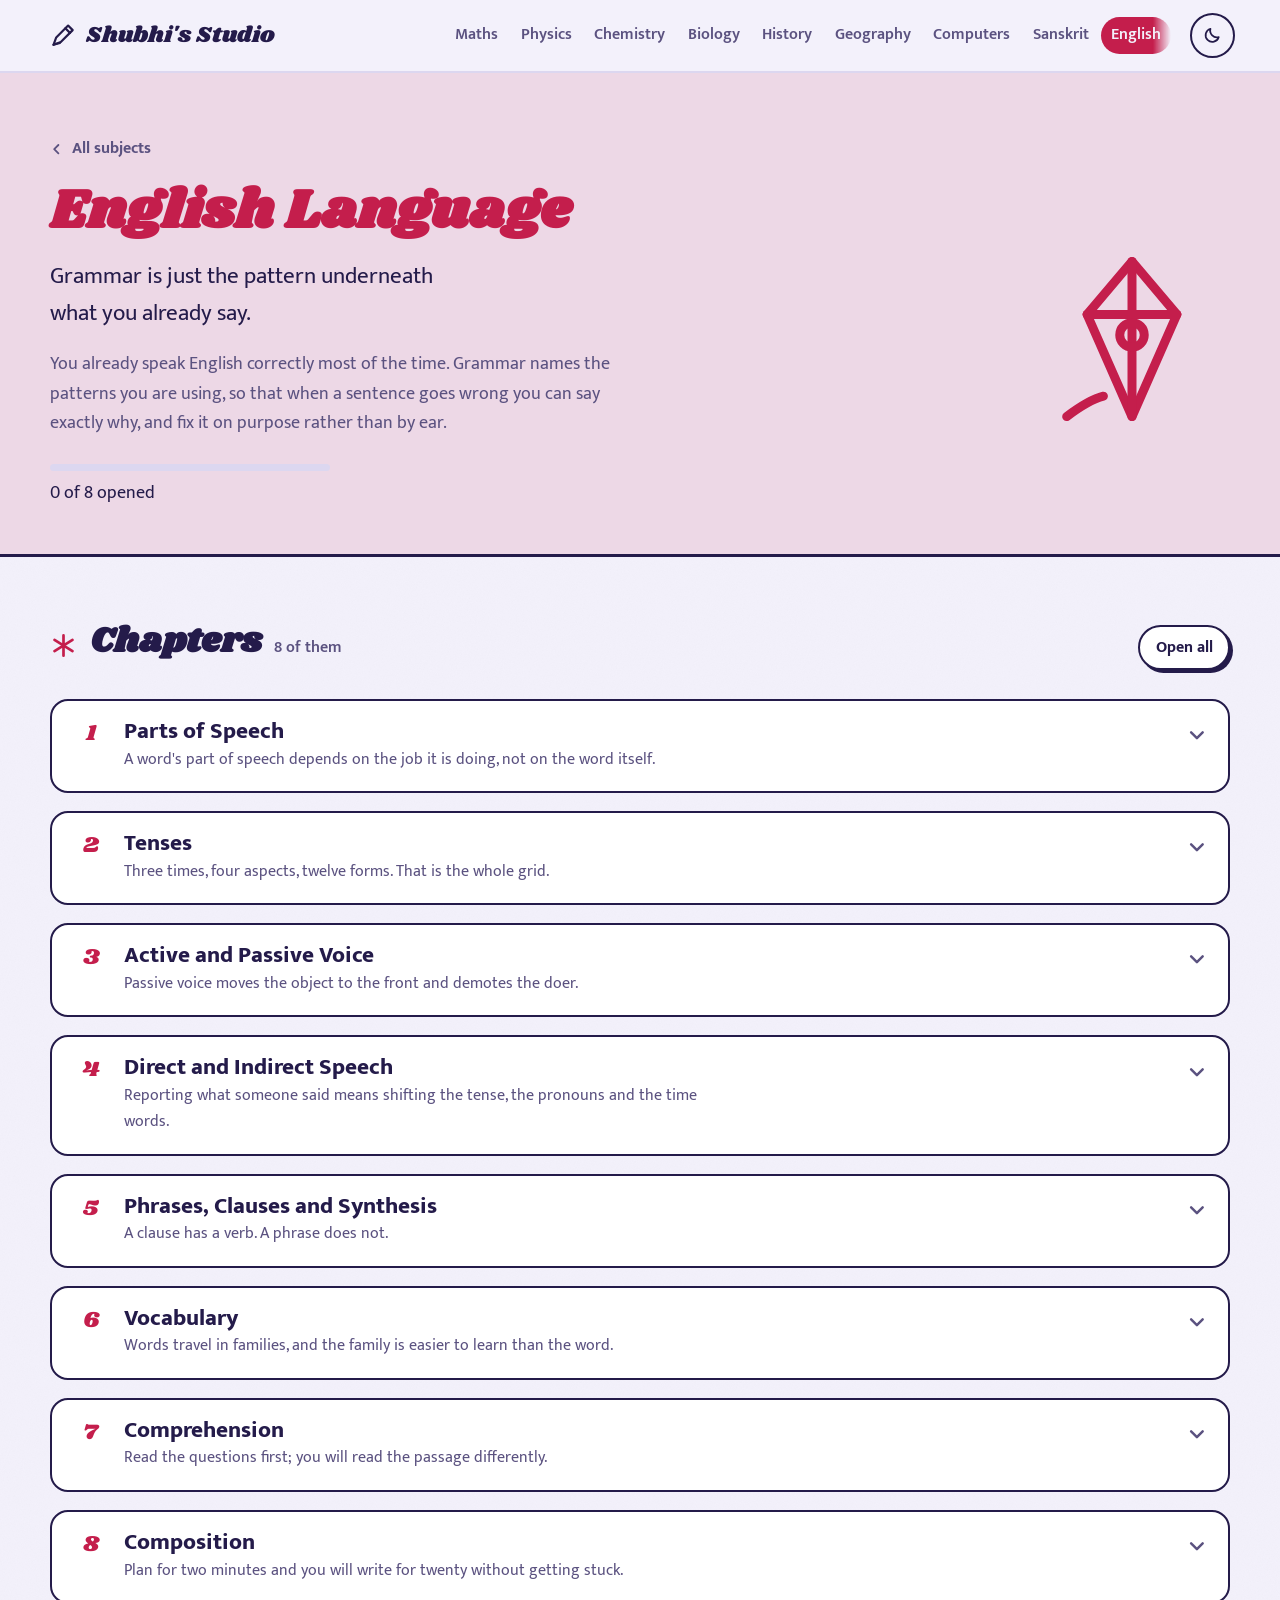
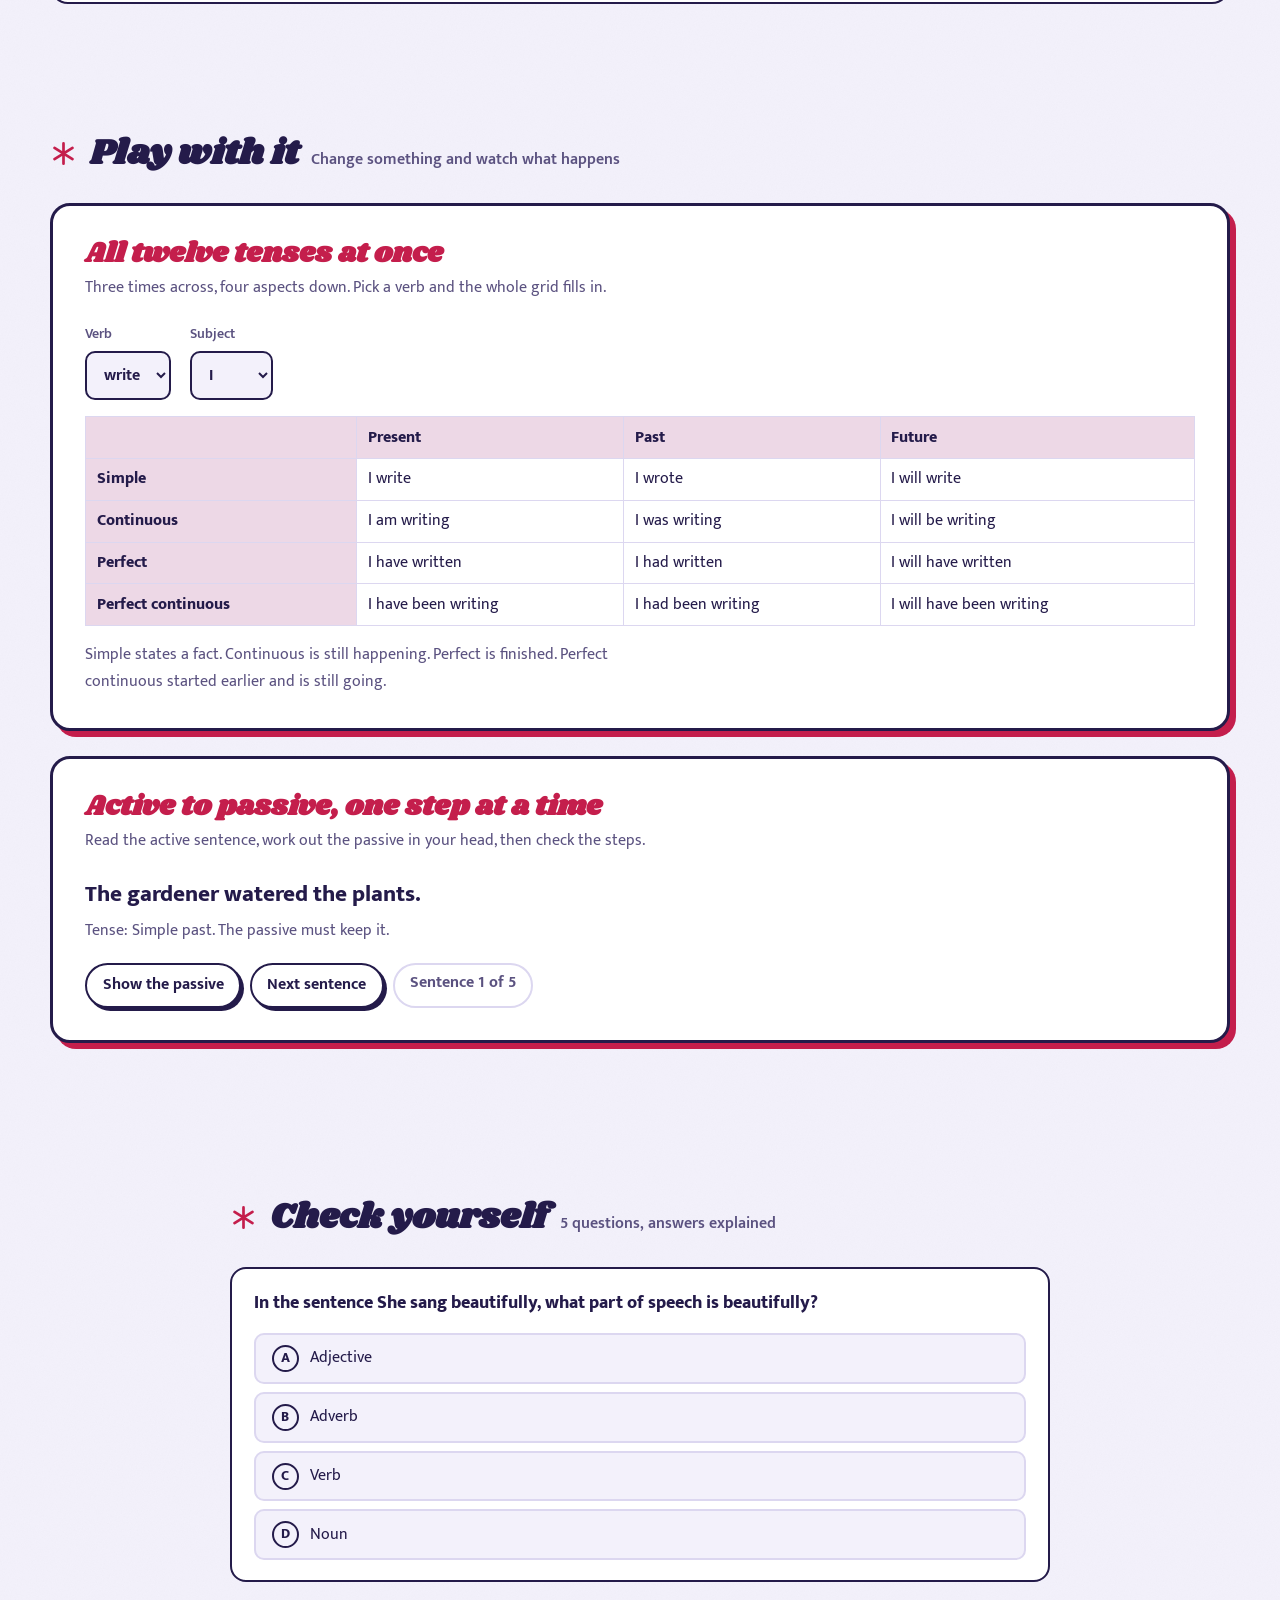
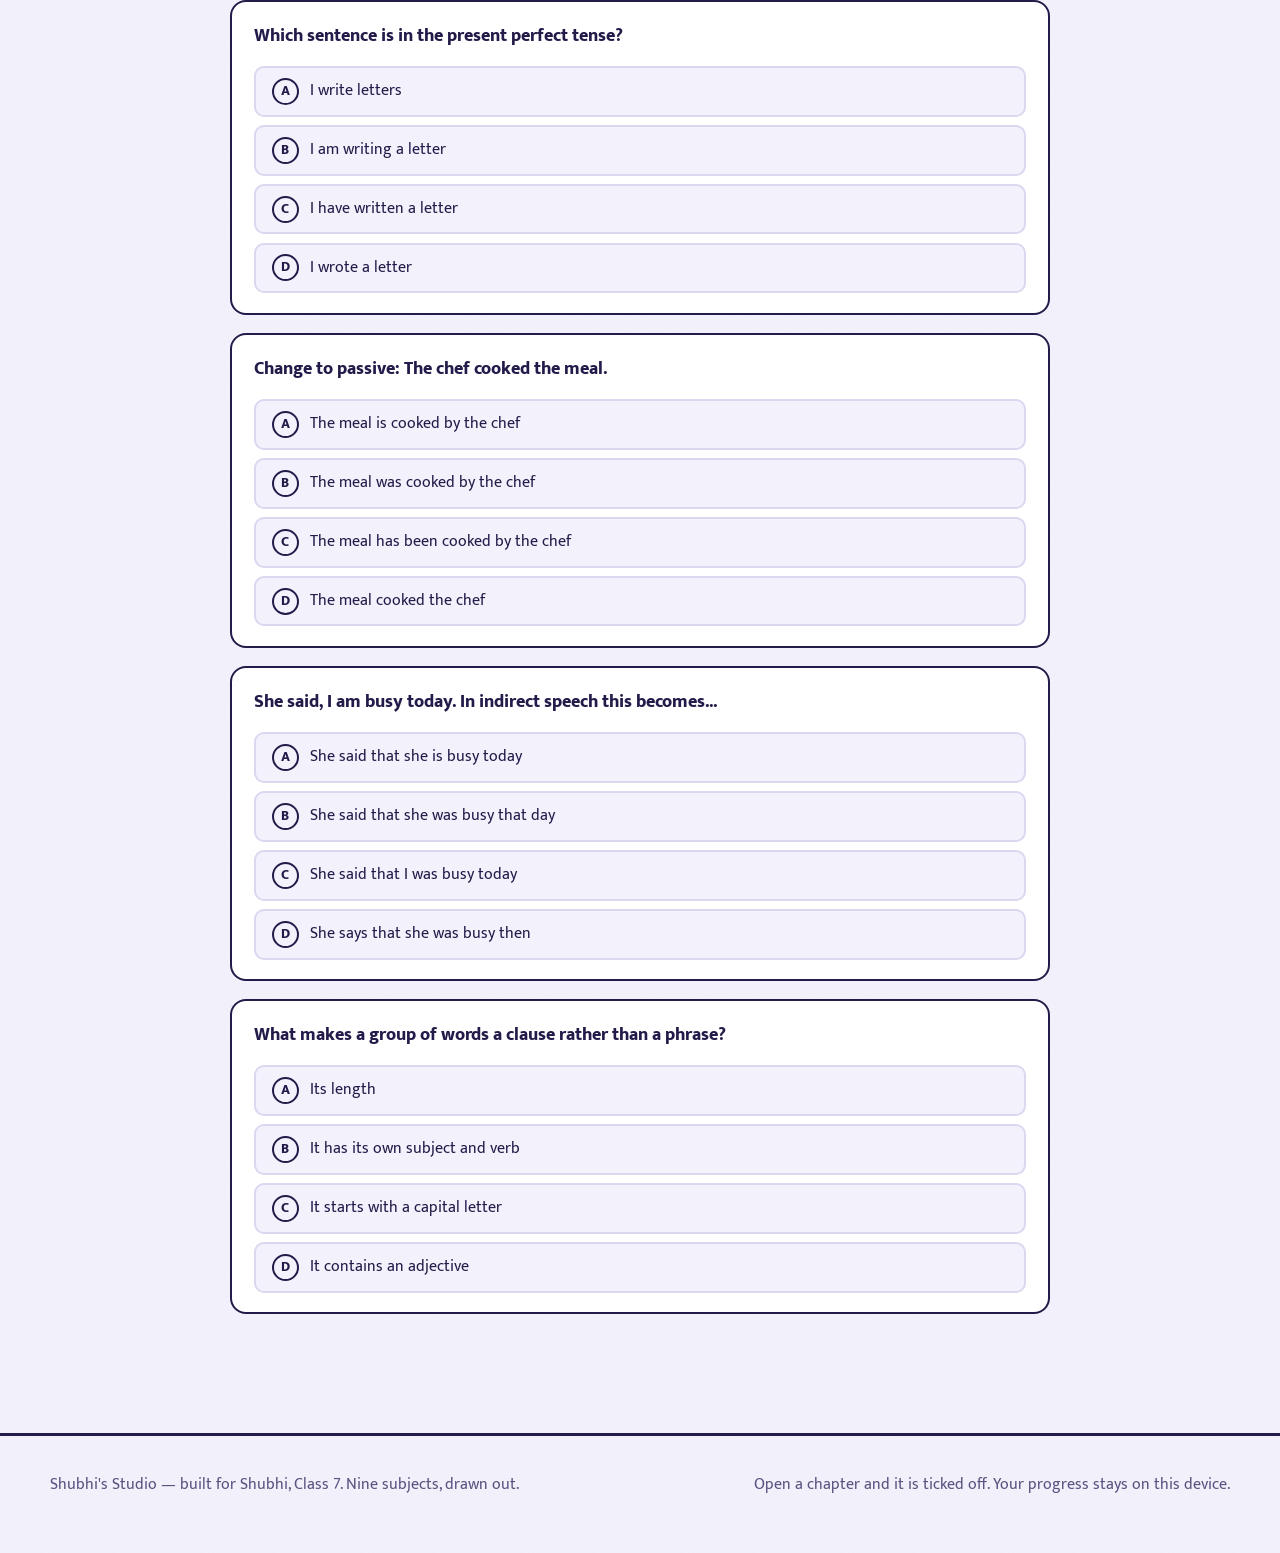
<file: subjects/english.html>
<!doctype html>
<html lang="en">
<head>
<meta charset="utf-8">
<meta name="viewport" content="width=device-width, initial-scale=1, viewport-fit=cover">
<title>English Language — Shubhi&#x27;s Studio</title>
<meta name="description" content="English Language for Class 7: Parts of speech, tenses, voice, speech, clauses, writing and reading.">
<meta name="color-scheme" content="light dark">
<link rel="icon" href="data:image/svg+xml,%3Csvg xmlns='http://www.w3.org/2000/svg' viewBox='0 0 32 32'%3E%3Ctext y='26' font-size='26'%3E%F0%9F%8E%A8%3C/text%3E%3C/svg%3E">
<script>(function(){try{var t=localStorage.getItem("shubhi.theme");if(t)document.documentElement.setAttribute("data-theme",t);}catch(e){}})();</script>
<link rel="preconnect" href="https://fonts.googleapis.com"><link rel="preconnect" href="https://fonts.gstatic.com" crossorigin><link rel="stylesheet" href="https://fonts.googleapis.com/css2?family=Mukta:wght@400;600;700;800&family=Shrikhand&display=swap">
<link rel="stylesheet" href="../assets/css/studio.css">
</head>
<body data-subject="english" style="--subject:#C41E4C;--subject-text:#C41E4C">
<a class="skip" href="#main">Skip to the content</a>
<header class="topbar">
  <a class="topbar-mark" href="../index.html"><svg viewBox="0 0 32 32" aria-hidden="true" fill="none" stroke="currentColor"
 stroke-width="2.4" stroke-linecap="round" stroke-linejoin="round">
<path d="M6 26l3-8 13-13 5 5-13 13z"/><path d="M19 8l5 5"/><path d="M6 26l7-2"/></svg><span>Shubhi&#x27;s Studio</span></a>
  <nav class="topbar-nav" aria-label="Subjects"><a href="../subjects/maths.html" title="Maths">Maths</a><a href="../subjects/physics.html" title="Physics">Physics</a><a href="../subjects/chemistry.html" title="Chemistry">Chemistry</a><a href="../subjects/biology.html" title="Biology">Biology</a><a href="../subjects/history-civics.html" title="History &amp; Civics">History</a><a href="../subjects/geography.html" title="Geography">Geography</a><a href="../subjects/computer.html" title="Computer Applications">Computers</a><a href="../subjects/sanskrit.html" title="Sanskrit">Sanskrit</a><a href="../subjects/english.html" aria-current="page" title="English Language">English</a></nav>
  <details class="navmenu" data-navmenu>
    <summary class="navmenu-btn">Subjects <svg viewBox="0 0 24 24" aria-hidden="true" fill="none" stroke="currentColor"
 stroke-width="3.2" stroke-linecap="round" stroke-linejoin="round"><path d="M5 9l7 7 7-7"/></svg></summary>
    <nav class="navmenu-panel" aria-label="All subjects"><a href="../subjects/maths.html" style="--subject:#DD4715"><svg viewBox="0 0 48 48" aria-hidden="true"><g fill="none" stroke="currentColor" stroke-width="2.2" stroke-linecap="round" stroke-linejoin="round">
<path d="M24 7v5"/><circle cx="24" cy="9" r="2.6"/>
<path d="M24 12 11 39"/><path d="M24 12l13 27"/>
<path d="M16.5 28c4.8 3 10.2 3 15 0"/><path d="M8 43h32"/>
<path d="M13 39l-2 4"/><path d="M35 39l2 4"/></g></svg><span>Maths</span></a><a href="../subjects/physics.html" style="--subject:#7A3CF0"><svg viewBox="0 0 48 48" aria-hidden="true"><g fill="none" stroke="currentColor" stroke-width="2.2" stroke-linecap="round" stroke-linejoin="round">
<path d="M24 10 40 36H8z"/><path d="M4 23h11"/>
<path d="M31 27l13-5"/><path d="M32 31l12-1"/><path d="M32.5 35l11 4"/>
<circle cx="24" cy="26" r="1.6" fill="currentColor"/></g></svg><span>Physics</span></a><a href="../subjects/chemistry.html" style="--subject:#0E95D6"><svg viewBox="0 0 48 48" aria-hidden="true"><g fill="none" stroke="currentColor" stroke-width="2.2" stroke-linecap="round" stroke-linejoin="round">
<path d="M19 6h10"/><path d="M21 6v13L10 37a4 4 0 003.5 6h21a4 4 0 003.5-6L27 19V6"/>
<path d="M15.5 29h17"/><circle cx="21" cy="35" r="2"/><circle cx="28" cy="38" r="1.4"/>
<circle cx="25" cy="31.5" r="1.1"/></g></svg><span>Chemistry</span></a><a href="../subjects/biology.html" style="--subject:#1E9E58"><svg viewBox="0 0 48 48" aria-hidden="true"><g fill="none" stroke="currentColor" stroke-width="2.2" stroke-linecap="round" stroke-linejoin="round">
<path d="M9 41C7 24 17 7 40 7c2 20-9 34-31 34z"/>
<path d="M9 41C16 32 26 21 40 7"/>
<path d="M16 32l-1-8"/><path d="M23 25l-1-8"/><path d="M30 17l-1-7"/>
<path d="M16 32l8 1"/><path d="M23 25l8 1"/></g></svg><span>Biology</span></a><a href="../subjects/history-civics.html" style="--subject:#8B2E6B"><svg viewBox="0 0 48 48" aria-hidden="true"><g fill="none" stroke="currentColor" stroke-width="2.2" stroke-linecap="round" stroke-linejoin="round">
<path d="M9 42V24a15 15 0 0130 0v18"/>
<path d="M16 42V25a8 8 0 0116 0v17"/>
<path d="M24 9V4"/><path d="M5 42h38"/>
<path d="M24 25v10"/><path d="M19 30h10"/></g></svg><span>History</span></a><a href="../subjects/geography.html" style="--subject:#2F57C9"><svg viewBox="0 0 48 48" aria-hidden="true"><g fill="none" stroke="currentColor" stroke-width="2.2" stroke-linecap="round" stroke-linejoin="round">
<circle cx="24" cy="24" r="17"/><path d="M7 24h34"/>
<path d="M24 7c5 5 7.5 11 7.5 17S29 36 24 41c-5-5-7.5-11-7.5-17S19 12 24 7z"/>
<path d="M10.5 14c4 2.6 8.6 4 13.5 4s9.5-1.4 13.5-4"/>
<path d="M10.5 34c4-2.6 8.6-4 13.5-4s9.5 1.4 13.5 4"/></g></svg><span>Geography</span></a><a href="../subjects/computer.html" style="--subject:#00968F"><svg viewBox="0 0 48 48" aria-hidden="true"><g fill="none" stroke="currentColor" stroke-width="2.2" stroke-linecap="round" stroke-linejoin="round">
<rect x="5" y="9" width="38" height="26" rx="3"/>
<path d="M18 40h12"/><path d="M24 35v5"/>
<path d="M19 17l-5 5 5 5"/><path d="M29 17l5 5-5 5"/></g></svg><span>Computers</span></a><a href="../subjects/sanskrit.html" style="--subject:#E08A00"><svg viewBox="0 0 48 48" aria-hidden="true"><g fill="none" stroke="currentColor" stroke-width="2.2" stroke-linecap="round" stroke-linejoin="round">
<rect x="6" y="11" width="36" height="26" rx="3"/>
<path d="M6 16h36"/><circle cx="12" cy="24" r="1.3" fill="currentColor"/>
<circle cx="36" cy="24" r="1.3" fill="currentColor"/></g>
<text x="24" y="33" text-anchor="middle" font-size="16" font-weight="700"
 font-family="Mukta, serif" fill="currentColor">अ</text></svg><span>Sanskrit</span></a><a href="../subjects/english.html" style="--subject:#C41E4C" aria-current="page"><svg viewBox="0 0 48 48" aria-hidden="true"><g fill="none" stroke="currentColor" stroke-width="2.2" stroke-linecap="round" stroke-linejoin="round">
<path d="M24 5l11 13-11 25-11-25z"/><path d="M24 5v38"/>
<path d="M13 18h22"/><circle cx="24" cy="23" r="3"/>
<path d="M8 43c4-3 7-4.5 9-5"/></g></svg><span>English</span></a></nav>
  </details>
  <button class="theme-toggle" type="button" aria-label="Switch between light and dark paper">
    <svg class="ico-moon" viewBox="0 0 24 24" aria-hidden="true" fill="none" stroke="currentColor"
 stroke-width="2.2" stroke-linecap="round" stroke-linejoin="round"><path d="M20 14A8.5 8.5 0 019.5 3.5 8.5 8.5 0 1020 14z"/></svg><svg class="ico-sun" viewBox="0 0 24 24" aria-hidden="true" fill="none" stroke="currentColor"
 stroke-width="2.2" stroke-linecap="round"><circle cx="12" cy="12" r="4.2"/>
<path d="M12 2v2M12 20v2M2 12h2M20 12h2M5 5l1.5 1.5M17.5 17.5L19 19M19 5l-1.5 1.5M6.5 17.5L5 19"/></svg>
  </button>
</header>
<main id="main">
<div class="subject-hero"><div class="wrap">
  <a class="backlink" href="../index.html"><svg viewBox="0 0 24 24" aria-hidden="true" fill="none" stroke="currentColor"
 stroke-width="3" stroke-linecap="round" stroke-linejoin="round"><path d="M14 5l-7 7 7 7"/></svg> All subjects</a>
  <div class="subject-hero-grid">
    <div>
      <h1>English Language</h1>
      <p class="tagline">Grammar is just the pattern underneath what you already say.</p>
      <p class="intro">You already speak English correctly most of the time. Grammar names the patterns you are using, so that when a sentence goes wrong you can say exactly why, and fix it on purpose rather than by ear.</p>
      <div class="chip-bar" style="max-width:280px;margin-top:1.4rem"><i data-progress-bar></i></div>
      <p class="lab-sub" style="margin:.45rem 0 0" data-progress-label></p>
    </div>
    <div class="subject-hero-ico"><svg viewBox="0 0 48 48" aria-hidden="true"><g fill="none" stroke="currentColor" stroke-width="2.2" stroke-linecap="round" stroke-linejoin="round">
<path d="M24 5l11 13-11 25-11-25z"/><path d="M24 5v38"/>
<path d="M13 18h22"/><circle cx="24" cy="23" r="3"/>
<path d="M8 43c4-3 7-4.5 9-5"/></g></svg></div>
  </div>
</div></div>

<section class="section wrap">
  <div class="section-head"><svg class="mark" viewBox="0 0 24 24" aria-hidden="true" fill="none" stroke="currentColor"
 stroke-width="2.4" stroke-linecap="round"><path d="M12 3v18M4 7l16 10M20 7L4 17"/></svg><h2>Chapters</h2>
    <span class="count">8 of them</span>
    <button class="btn btn-sm" type="button" data-expand style="margin-left:auto">Open all</button>
  </div>
  <div class="chapters"><details class="chapter" data-ch="parts-of-speech">
  <summary>
    <span class="ch-num" aria-hidden="true"></span>
    <span class="ch-titles"><h3>Parts of Speech</h3><p>A word&#x27;s part of speech depends on the job it is doing, not on the word itself.</p></span>
    <svg class="ch-chevron" viewBox="0 0 24 24" aria-hidden="true" fill="none"
 stroke="currentColor" stroke-width="3" stroke-linecap="round" stroke-linejoin="round">
<path d="M5 9l7 7 7-7"/></svg>
  </summary>
  <div class="ch-body"><p>There are eight: noun, pronoun, adjective, verb, adverb, preposition, conjunction and interjection. A noun names, a pronoun replaces a noun, an adjective describes a noun, a verb is the action or state, and an adverb describes a verb, adjective or other adverb.</p><p>The same word can switch roles. In she will book a ticket, book is a verb. In she read the book, book is a noun. So never ask what part of speech is this word; ask what is this word doing in this sentence.</p><div class="draw-note"><svg viewBox="0 0 24 24" aria-hidden="true" fill="none" stroke="currentColor"
 stroke-width="2" stroke-linecap="round" stroke-linejoin="round">
<path d="M3 20l2-6 10-10 4 4-10 10z"/><path d="M13 6l4 4"/></svg><p><b>Draw it</b>Take one sentence and colour-code each word by part of speech, one colour each. Do it for three sentences and the eight categories stop blurring together.</p></div><ul class="points"><li><span>Adjectives describe nouns; adverbs describe verbs, adjectives or other adverbs.</span></li><li><span>Prepositions show relationships of place, time or direction: in, on, under, before.</span></li><li><span>Conjunctions join: and, but, or, because, although.</span></li><li><span>A word&#x27;s part of speech is decided by its function in that particular sentence.</span></li></ul><div class="worked"><h4>Identify each part of speech: The clever girl quickly solved the hard sum.</h4><ol><li>The is an article, girl and sum are nouns.</li><li>Clever and hard are adjectives, describing girl and sum.</li><li>Solved is the verb.</li><li>Quickly is an adverb, describing how she solved it.</li></ol><p class="answer">Clever describes a noun so it is an adjective; quickly describes a verb so it is an adverb.</p></div></div>
</details><details class="chapter" data-ch="tenses">
  <summary>
    <span class="ch-num" aria-hidden="true"></span>
    <span class="ch-titles"><h3>Tenses</h3><p>Three times, four aspects, twelve forms. That is the whole grid.</p></span>
    <svg class="ch-chevron" viewBox="0 0 24 24" aria-hidden="true" fill="none"
 stroke="currentColor" stroke-width="3" stroke-linecap="round" stroke-linejoin="round">
<path d="M5 9l7 7 7-7"/></svg>
  </summary>
  <div class="ch-body"><p>Tense tells you when, and aspect tells you how the action sits in time. The three tenses are past, present and future. The four aspects are simple, continuous, perfect and perfect continuous. Three times four gives the twelve tense forms, and they are completely regular once you see the grid.</p><p>Simple states a fact or habit. Continuous uses be plus the ing form for something ongoing. Perfect uses have plus the past participle for something completed with a link to now. Perfect continuous uses have been plus ing for something that started earlier and is still going.</p><div class="draw-note"><svg viewBox="0 0 24 24" aria-hidden="true" fill="none" stroke="currentColor"
 stroke-width="2" stroke-linecap="round" stroke-linejoin="round">
<path d="M3 20l2-6 10-10 4 4-10 10z"/><path d="M13 6l4 4"/></svg><p><b>Draw it</b>Rule a four-by-three grid, aspects down the side and tenses across the top, and fill all twelve boxes for one verb. Keep it in your notebook and the twelve stop feeling like twelve separate things.</p></div><ul class="points"><li><span>Present perfect links a past action to now: I have finished.</span></li><li><span>Past perfect marks the earlier of two past actions: I had finished before she came.</span></li><li><span>Continuous forms always use a form of be plus the ing form.</span></li><li><span>Use the simple past, not the present perfect, when a finished past time is stated.</span></li></ul><div class="worked"><h4>The verb write, first person, across four aspects in the present</h4><ol><li>Simple present: I write.</li><li>Present continuous: I am writing.</li><li>Present perfect: I have written.</li><li>Present perfect continuous: I have been writing.</li></ol><p class="answer">Swap have for had to get all four past forms, and will have for the future. Try it in the lab below.</p></div></div>
</details><details class="chapter" data-ch="voice">
  <summary>
    <span class="ch-num" aria-hidden="true"></span>
    <span class="ch-titles"><h3>Active and Passive Voice</h3><p>Passive voice moves the object to the front and demotes the doer.</p></span>
    <svg class="ch-chevron" viewBox="0 0 24 24" aria-hidden="true" fill="none"
 stroke="currentColor" stroke-width="3" stroke-linecap="round" stroke-linejoin="round">
<path d="M5 9l7 7 7-7"/></svg>
  </summary>
  <div class="ch-body"><p>In the active voice the subject does the action: the gardener watered the plants. In the passive the object becomes the subject: the plants were watered by the gardener. The meaning is the same; the emphasis has moved.</p><p>To convert, swap subject and object, change the verb to the matching form of be plus the past participle, and put the original subject after by. The tense must not change. Only verbs that take an object can be made passive, which is why intransitive verbs such as sleep or arrive have no passive form.</p><div class="draw-note"><svg viewBox="0 0 24 24" aria-hidden="true" fill="none" stroke="currentColor"
 stroke-width="2" stroke-linecap="round" stroke-linejoin="round">
<path d="M3 20l2-6 10-10 4 4-10 10z"/><path d="M13 6l4 4"/></svg><p><b>Draw it</b>Write an active sentence and draw arrows showing the subject and object swapping places. Mark the verb change above the arrow. Three examples and the mechanism is fixed.</p></div><ul class="points"><li><span>Keep the tense identical when converting between voices.</span></li><li><span>The by phrase can be dropped when the doer is unknown or unimportant.</span></li><li><span>Only transitive verbs, those taking an object, have a passive form.</span></li><li><span>The passive is useful when the action matters more than the doer.</span></li></ul><div class="worked"><h4>Convert to passive: The students completed the project.</h4><ol><li>Object is the project, so it becomes the new subject.</li><li>Tense is simple past, so the passive verb is was or were plus the past participle.</li><li>The project is singular, so use was completed.</li><li>The original subject follows by.</li></ol><p class="answer">The project was completed by the students. Tense stays simple past throughout.</p></div></div>
</details><details class="chapter" data-ch="speech">
  <summary>
    <span class="ch-num" aria-hidden="true"></span>
    <span class="ch-titles"><h3>Direct and Indirect Speech</h3><p>Reporting what someone said means shifting the tense, the pronouns and the time words.</p></span>
    <svg class="ch-chevron" viewBox="0 0 24 24" aria-hidden="true" fill="none"
 stroke="currentColor" stroke-width="3" stroke-linecap="round" stroke-linejoin="round">
<path d="M5 9l7 7 7-7"/></svg>
  </summary>
  <div class="ch-body"><p>Direct speech quotes the exact words inside inverted commas. Indirect speech reports them without quotation marks. Three things shift: the tense usually moves one step back, the pronouns change to match the new speaker, and time and place words change too, so now becomes then, today becomes that day, and here becomes there.</p><p>The reporting verb changes with the sentence type. Statements use said that, questions use asked if or asked plus the question word, commands use ordered or told, and requests use requested. For questions, the reported part returns to normal statement word order.</p><div class="draw-note"><svg viewBox="0 0 24 24" aria-hidden="true" fill="none" stroke="currentColor"
 stroke-width="2" stroke-linecap="round" stroke-linejoin="round">
<path d="M3 20l2-6 10-10 4 4-10 10z"/><path d="M13 6l4 4"/></svg><p><b>Draw it</b>Make a three-column shift table: tense shifts, pronoun shifts, time and place shifts. Nearly every conversion question is testing one of those three columns.</p></div><ul class="points"><li><span>Present simple shifts to past simple; past simple shifts to past perfect.</span></li><li><span>A universal truth does not shift tense: he said that the Sun rises in the east.</span></li><li><span>Reported questions lose the question mark and return to statement word order.</span></li><li><span>Commands become an infinitive: he told me to wait.</span></li></ul><div class="worked"><h4>Convert: She said, I am reading this book now.</h4><ol><li>Reporting verb said becomes said that.</li><li>Pronoun I refers to her, so it becomes she.</li><li>Present continuous am reading shifts back to was reading.</li><li>Now becomes then, and this becomes that.</li></ol><p class="answer">She said that she was reading that book then.</p></div></div>
</details><details class="chapter" data-ch="clauses">
  <summary>
    <span class="ch-num" aria-hidden="true"></span>
    <span class="ch-titles"><h3>Phrases, Clauses and Synthesis</h3><p>A clause has a verb. A phrase does not.</p></span>
    <svg class="ch-chevron" viewBox="0 0 24 24" aria-hidden="true" fill="none"
 stroke="currentColor" stroke-width="3" stroke-linecap="round" stroke-linejoin="round">
<path d="M5 9l7 7 7-7"/></svg>
  </summary>
  <div class="ch-body"><p>That one test settles it: if a group of words contains its own subject and verb, it is a clause; if not, it is a phrase. In the boy with the red bag ran, with the red bag is a phrase, and the whole thing is one clause.</p><p>A main clause makes sense alone. A subordinate clause does not, and it depends on a main clause. Synthesis means combining several short sentences into one longer one, using a participle, an infinitive, a conjunction or a relative pronoun such as who, which or that.</p><div class="draw-note"><svg viewBox="0 0 24 24" aria-hidden="true" fill="none" stroke="currentColor"
 stroke-width="2" stroke-linecap="round" stroke-linejoin="round">
<path d="M3 20l2-6 10-10 4 4-10 10z"/><path d="M13 6l4 4"/></svg><p><b>Draw it</b>Underline the verbs in a long sentence. Count them: that is how many clauses you have. Then box the one that could stand alone, which is the main clause.</p></div><ul class="points"><li><span>A clause has a subject and a verb; a phrase has no finite verb.</span></li><li><span>A main clause makes complete sense alone; a subordinate clause does not.</span></li><li><span>A simple sentence has one clause, a compound has two main clauses joined, a complex has a main plus a subordinate.</span></li><li><span>Relative pronouns who, whom, which and that introduce adjective clauses.</span></li></ul><div class="worked"><h4>Combine into one sentence: He was tired. He finished the work.</h4><ol><li>Using a participle: Being tired, he finished the work.</li><li>Using a conjunction: Although he was tired, he finished the work.</li><li>Using in spite of: In spite of being tired, he finished the work.</li></ol><p class="answer">All three are correct. Although gives a complex sentence with a subordinate clause of contrast.</p></div></div>
</details><details class="chapter" data-ch="vocabulary">
  <summary>
    <span class="ch-num" aria-hidden="true"></span>
    <span class="ch-titles"><h3>Vocabulary</h3><p>Words travel in families, and the family is easier to learn than the word.</p></span>
    <svg class="ch-chevron" viewBox="0 0 24 24" aria-hidden="true" fill="none"
 stroke="currentColor" stroke-width="3" stroke-linecap="round" stroke-linejoin="round">
<path d="M5 9l7 7 7-7"/></svg>
  </summary>
  <div class="ch-body"><p>Synonyms mean nearly the same and antonyms mean the opposite, but near is the key word: brave and fearless are not interchangeable in every sentence. Homonyms sound alike but differ in meaning or spelling, such as their, there and they&#x27;re, or principal and principle.</p><p>An idiom means something different from its literal words: to let the cat out of the bag is to reveal a secret. A phrasal verb is a verb plus a preposition or adverb that changes the meaning, so give up is to quit and give in is to surrender, even though both start with give.</p><div class="draw-note"><svg viewBox="0 0 24 24" aria-hidden="true" fill="none" stroke="currentColor"
 stroke-width="2" stroke-linecap="round" stroke-linejoin="round">
<path d="M3 20l2-6 10-10 4 4-10 10z"/><path d="M13 6l4 4"/></svg><p><b>Draw it</b>Keep a vocabulary page with four columns: the word, a synonym, an antonym, and your own sentence. Writing your own sentence is the step that makes it stick.</p></div><ul class="points"><li><span>Synonyms are rarely perfect substitutes; check the sentence before swapping.</span></li><li><span>Homophones sound the same but are spelled differently: your and you&#x27;re.</span></li><li><span>An idiom cannot be worked out from its individual words.</span></li><li><span>Changing the particle changes a phrasal verb&#x27;s meaning completely.</span></li></ul><div class="worked"><h4>What do these idioms mean?</h4><ol><li>A piece of cake: something very easy.</li><li>Once in a blue moon: very rarely.</li><li>To burn the midnight oil: to work or study late into the night.</li><li>To be in hot water: to be in trouble.</li></ol><p class="answer">None of these can be worked out literally, which is exactly what makes them idioms.</p></div></div>
</details><details class="chapter" data-ch="comprehension">
  <summary>
    <span class="ch-num" aria-hidden="true"></span>
    <span class="ch-titles"><h3>Comprehension</h3><p>Read the questions first; you will read the passage differently.</p></span>
    <svg class="ch-chevron" viewBox="0 0 24 24" aria-hidden="true" fill="none"
 stroke="currentColor" stroke-width="3" stroke-linecap="round" stroke-linejoin="round">
<path d="M5 9l7 7 7-7"/></svg>
  </summary>
  <div class="ch-body"><p>Unseen passage questions come in three kinds. Factual questions have the answer written in the passage, so find it and quote it in your own words. Inferential questions need you to work out something the passage implies but never states. Vocabulary questions ask for the meaning of a word as used in that passage, which may not be its usual meaning.</p><p>The method: skim the questions, read the passage fully once, then reread while answering. Answer in complete sentences, use your own words rather than copying whole lines, and never add information from outside the passage however true it may be.</p><div class="draw-note"><svg viewBox="0 0 24 24" aria-hidden="true" fill="none" stroke="currentColor"
 stroke-width="2" stroke-linecap="round" stroke-linejoin="round">
<path d="M3 20l2-6 10-10 4 4-10 10z"/><path d="M13 6l4 4"/></svg><p><b>Draw it</b>Number the paragraphs and jot a three-word summary beside each as you read. When a question comes, that margin note tells you which paragraph to go back to.</p></div><ul class="points"><li><span>Read the questions before the passage so you know what to look for.</span></li><li><span>Answer only from the passage, never from general knowledge.</span></li><li><span>Rephrase in your own words instead of copying whole sentences.</span></li><li><span>Check the marks allotted: it tells you how much detail is wanted.</span></li></ul><div class="worked"><h4>What is the difference between a factual and an inferential question?</h4><ol><li>Factual: the answer is stated somewhere in the text. Find it and rephrase it.</li><li>Inferential: the answer is not stated, but the text points to it.</li><li>Inferential questions often use words like why, suggest or imply.</li><li>For those, find the evidence in the text and then reason one step from it.</li></ol><p class="answer">Factual means locate it; inferential means locate the clue, then reason one step beyond.</p></div></div>
</details><details class="chapter" data-ch="composition">
  <summary>
    <span class="ch-num" aria-hidden="true"></span>
    <span class="ch-titles"><h3>Composition</h3><p>Plan for two minutes and you will write for twenty without getting stuck.</p></span>
    <svg class="ch-chevron" viewBox="0 0 24 24" aria-hidden="true" fill="none"
 stroke="currentColor" stroke-width="3" stroke-linecap="round" stroke-linejoin="round">
<path d="M5 9l7 7 7-7"/></svg>
  </summary>
  <div class="ch-body"><p>Essays need a clear beginning, middle and end. A narrative essay tells a story in sequence; a descriptive essay builds a picture using the senses. In either, plan three or four points before you start writing, because a plan is what stops you from drifting.</p><p>Letters follow fixed formats, and the format itself carries marks. A formal letter needs the sender&#x27;s address, date, receiver&#x27;s address, subject line, salutation, body and a formal close such as Yours faithfully. An informal letter drops the receiver&#x27;s address and subject line. A notice must be boxed, carry the issuing body&#x27;s name, a heading, the date, and the writer&#x27;s name and designation.</p><div class="draw-note"><svg viewBox="0 0 24 24" aria-hidden="true" fill="none" stroke="currentColor"
 stroke-width="2" stroke-linecap="round" stroke-linejoin="round">
<path d="M3 20l2-6 10-10 4 4-10 10z"/><path d="M13 6l4 4"/></svg><p><b>Draw it</b>Draw the formal letter layout once as an empty template, with boxes where each element goes. Memorise the shape rather than the words, and the format marks become automatic.</p></div><ul class="points"><li><span>Spend the first two minutes planning your points.</span></li><li><span>Formal letters end Yours faithfully to a stranger, Yours sincerely when you named them.</span></li><li><span>A notice is impersonal, written in the third person, and always boxed.</span></li><li><span>Stay within the word limit: going well over is penalised.</span></li></ul><div class="worked"><h4>What must a notice always contain?</h4><ol><li>The name of the issuing organisation at the top.</li><li>The word NOTICE and the date of issue.</li><li>A clear heading saying what it is about.</li><li>The body with what, when and where, then the writer&#x27;s name and designation.</li></ol><p class="answer">All of it inside a box. A notice is never written in the first person.</p></div></div>
</details></div>
</section>

<section class="section wrap">
  <div class="section-head"><svg class="mark" viewBox="0 0 24 24" aria-hidden="true" fill="none" stroke="currentColor"
 stroke-width="2.4" stroke-linecap="round"><path d="M12 3v18M4 7l16 10M20 7L4 17"/></svg><h2>Play with it</h2>
  <span class="count">Change something and watch what happens</span></div>
  <div class="lab" data-lab="tenses"></div><div class="lab" data-lab="voice"></div>
</section>

<section class="section wrap narrow">
  <div class="section-head"><svg class="mark" viewBox="0 0 24 24" aria-hidden="true" fill="none" stroke="currentColor"
 stroke-width="2.4" stroke-linecap="round"><path d="M12 3v18M4 7l16 10M20 7L4 17"/></svg><h2>Check yourself</h2>
  <span class="count">5 questions, answers explained</span></div>
  <div>
  <div class="quiz" data-quiz><div class="q" data-a="1"><p class="qt">In the sentence She sang beautifully, what part of speech is beautifully?</p><ol><li><button class="opt" type="button"><span class="key">A</span><span>Adjective</span></button></li><li><button class="opt" type="button"><span class="key">B</span><span>Adverb</span></button></li><li><button class="opt" type="button"><span class="key">C</span><span>Verb</span></button></li><li><button class="opt" type="button"><span class="key">D</span><span>Noun</span></button></li></ol><p class="why" hidden><b data-verdict></b> It describes how she sang, and a word describing a verb is an adverb. Adjectives describe nouns.</p></div><div class="q" data-a="2"><p class="qt">Which sentence is in the present perfect tense?</p><ol><li><button class="opt" type="button"><span class="key">A</span><span>I write letters</span></button></li><li><button class="opt" type="button"><span class="key">B</span><span>I am writing a letter</span></button></li><li><button class="opt" type="button"><span class="key">C</span><span>I have written a letter</span></button></li><li><button class="opt" type="button"><span class="key">D</span><span>I wrote a letter</span></button></li></ol><p class="why" hidden><b data-verdict></b> Present perfect is have or has plus the past participle, linking a completed action to now.</p></div><div class="q" data-a="1"><p class="qt">Change to passive: The chef cooked the meal.</p><ol><li><button class="opt" type="button"><span class="key">A</span><span>The meal is cooked by the chef</span></button></li><li><button class="opt" type="button"><span class="key">B</span><span>The meal was cooked by the chef</span></button></li><li><button class="opt" type="button"><span class="key">C</span><span>The meal has been cooked by the chef</span></button></li><li><button class="opt" type="button"><span class="key">D</span><span>The meal cooked the chef</span></button></li></ol><p class="why" hidden><b data-verdict></b> The active verb is simple past, so the passive must stay simple past: was cooked.</p></div><div class="q" data-a="1"><p class="qt">She said, I am busy today. In indirect speech this becomes...</p><ol><li><button class="opt" type="button"><span class="key">A</span><span>She said that she is busy today</span></button></li><li><button class="opt" type="button"><span class="key">B</span><span>She said that she was busy that day</span></button></li><li><button class="opt" type="button"><span class="key">C</span><span>She said that I was busy today</span></button></li><li><button class="opt" type="button"><span class="key">D</span><span>She says that she was busy then</span></button></li></ol><p class="why" hidden><b data-verdict></b> The tense shifts back, the pronoun becomes she, and today becomes that day. All three shifts are needed.</p></div><div class="q" data-a="1"><p class="qt">What makes a group of words a clause rather than a phrase?</p><ol><li><button class="opt" type="button"><span class="key">A</span><span>Its length</span></button></li><li><button class="opt" type="button"><span class="key">B</span><span>It has its own subject and verb</span></button></li><li><button class="opt" type="button"><span class="key">C</span><span>It starts with a capital letter</span></button></li><li><button class="opt" type="button"><span class="key">D</span><span>It contains an adjective</span></button></li></ol><p class="why" hidden><b data-verdict></b> A clause has a subject and a finite verb. A phrase has no finite verb, however long it is.</p></div></div>
  <div class="quiz-score" data-score hidden style="margin-top:1rem">
    <strong></strong><p></p>
    <button class="btn btn-sm" type="button" data-retry>Start again</button>
  </div>
</div>
</section>
</main>
<footer class="foot"><div class="wrap foot-grid">
  <p style="margin:0">Shubhi&#x27;s Studio — built for Shubhi, Class 7. Nine subjects, drawn out.</p>
  <p style="margin:0">Open a chapter and it is ticked off. Your progress stays on this device.</p>
</div></footer>
<script src="../assets/js/studio.js" defer></script>
<script src="../assets/js/labs.js" defer></script>
</body>
</html>
</file>
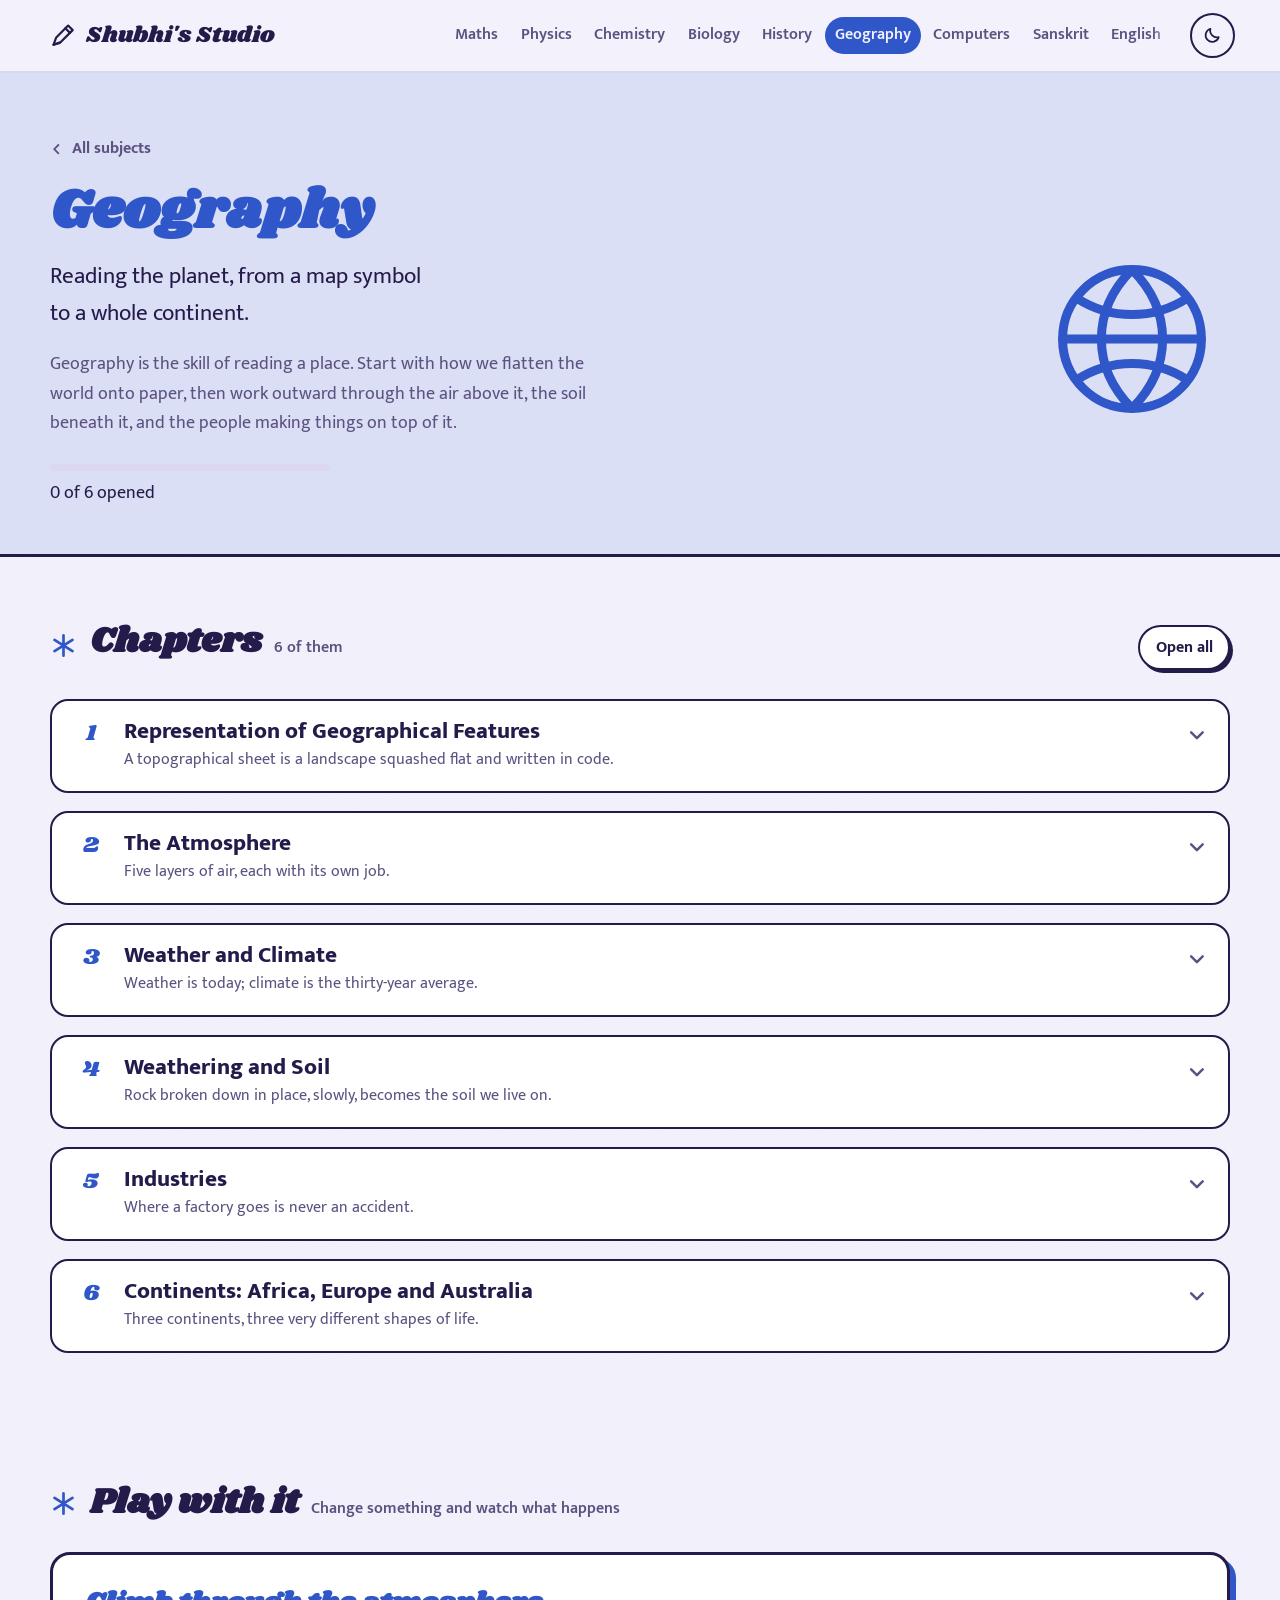
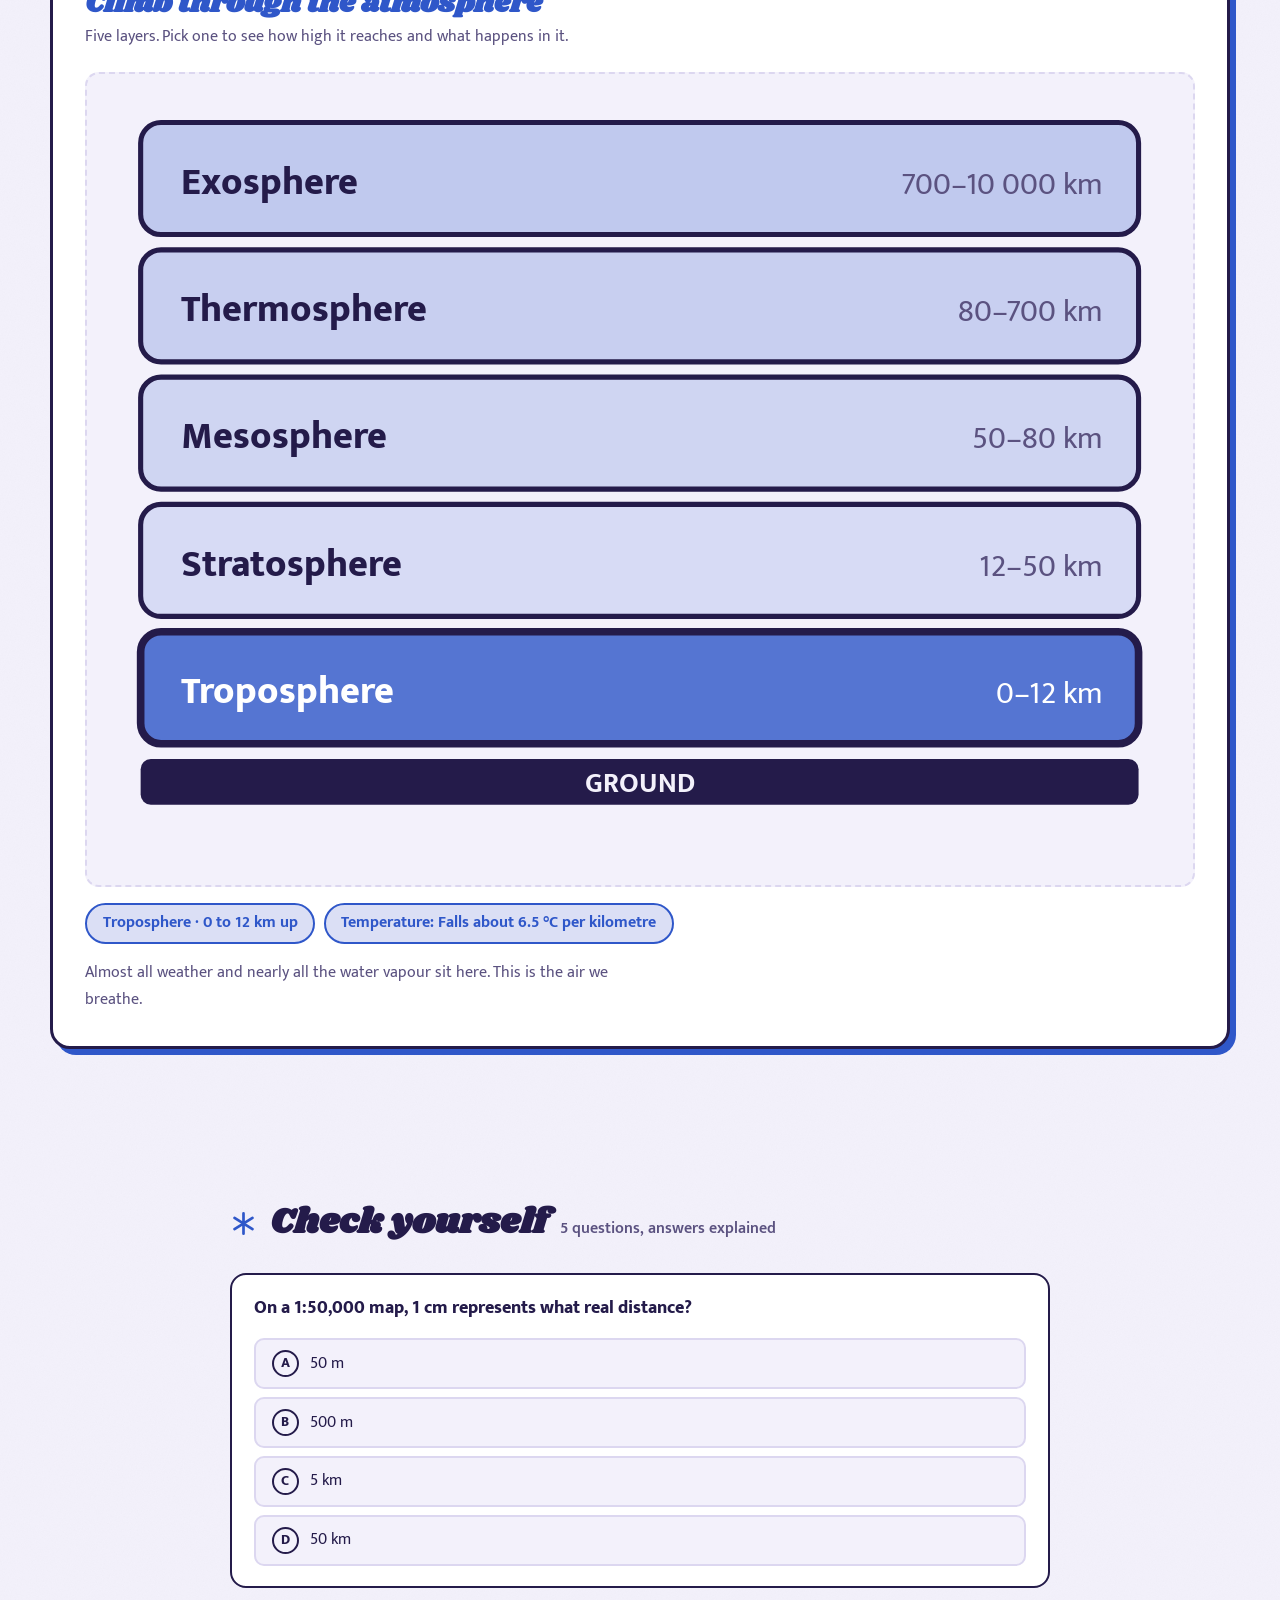
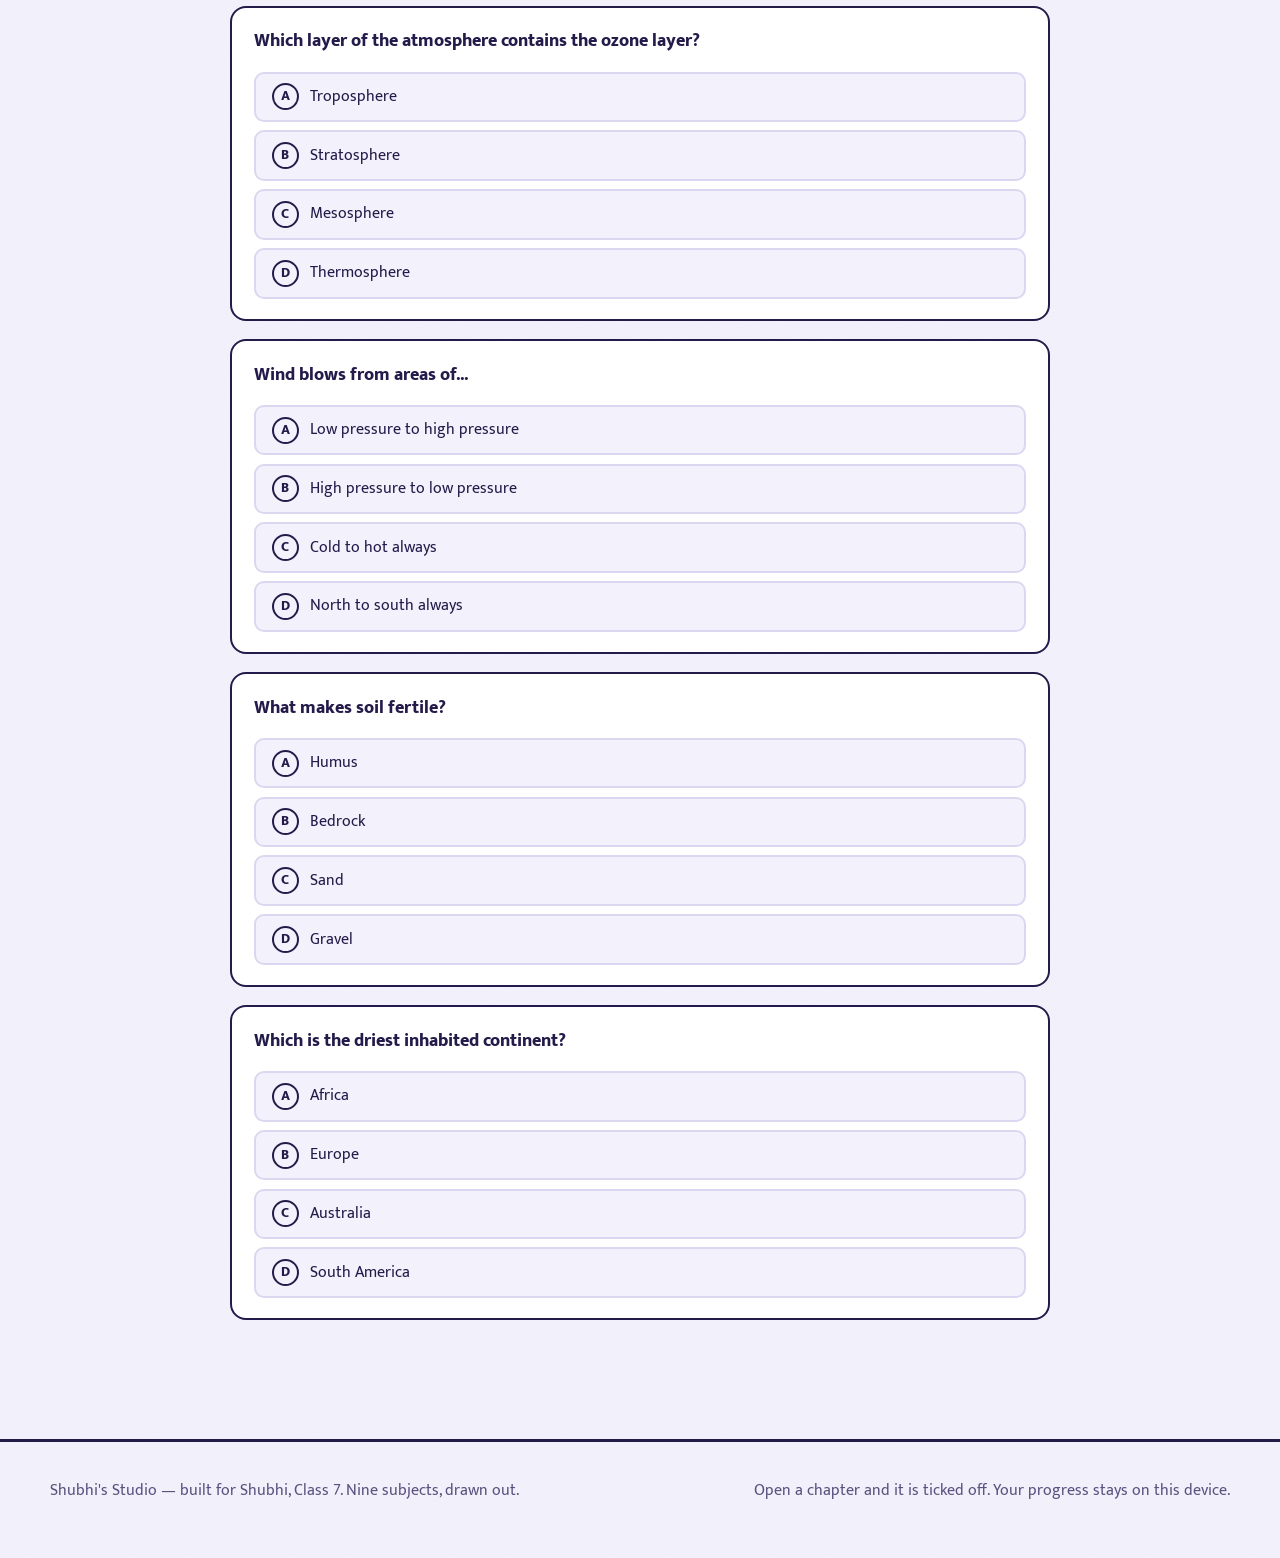
<file: subjects/geography.html>
<!doctype html>
<html lang="en">
<head>
<meta charset="utf-8">
<meta name="viewport" content="width=device-width, initial-scale=1, viewport-fit=cover">
<title>Geography — Shubhi&#x27;s Studio</title>
<meta name="description" content="Geography for Class 7: Maps, the atmosphere, weather, soil, industries and three continents.">
<meta name="color-scheme" content="light dark">
<link rel="icon" href="data:image/svg+xml,%3Csvg xmlns='http://www.w3.org/2000/svg' viewBox='0 0 32 32'%3E%3Ctext y='26' font-size='26'%3E%F0%9F%8E%A8%3C/text%3E%3C/svg%3E">
<script>(function(){try{var t=localStorage.getItem("shubhi.theme");if(t)document.documentElement.setAttribute("data-theme",t);}catch(e){}})();</script>
<link rel="preconnect" href="https://fonts.googleapis.com"><link rel="preconnect" href="https://fonts.gstatic.com" crossorigin><link rel="stylesheet" href="https://fonts.googleapis.com/css2?family=Mukta:wght@400;600;700;800&family=Shrikhand&display=swap">
<link rel="stylesheet" href="../assets/css/studio.css">
</head>
<body data-subject="geography" style="--subject:#2F57C9;--subject-text:#2F57C9">
<a class="skip" href="#main">Skip to the content</a>
<header class="topbar">
  <a class="topbar-mark" href="../index.html"><svg viewBox="0 0 32 32" aria-hidden="true" fill="none" stroke="currentColor"
 stroke-width="2.4" stroke-linecap="round" stroke-linejoin="round">
<path d="M6 26l3-8 13-13 5 5-13 13z"/><path d="M19 8l5 5"/><path d="M6 26l7-2"/></svg><span>Shubhi&#x27;s Studio</span></a>
  <nav class="topbar-nav" aria-label="Subjects"><a href="../subjects/maths.html" title="Maths">Maths</a><a href="../subjects/physics.html" title="Physics">Physics</a><a href="../subjects/chemistry.html" title="Chemistry">Chemistry</a><a href="../subjects/biology.html" title="Biology">Biology</a><a href="../subjects/history-civics.html" title="History &amp; Civics">History</a><a href="../subjects/geography.html" aria-current="page" title="Geography">Geography</a><a href="../subjects/computer.html" title="Computer Applications">Computers</a><a href="../subjects/sanskrit.html" title="Sanskrit">Sanskrit</a><a href="../subjects/english.html" title="English Language">English</a></nav>
  <details class="navmenu" data-navmenu>
    <summary class="navmenu-btn">Subjects <svg viewBox="0 0 24 24" aria-hidden="true" fill="none" stroke="currentColor"
 stroke-width="3.2" stroke-linecap="round" stroke-linejoin="round"><path d="M5 9l7 7 7-7"/></svg></summary>
    <nav class="navmenu-panel" aria-label="All subjects"><a href="../subjects/maths.html" style="--subject:#DD4715"><svg viewBox="0 0 48 48" aria-hidden="true"><g fill="none" stroke="currentColor" stroke-width="2.2" stroke-linecap="round" stroke-linejoin="round">
<path d="M24 7v5"/><circle cx="24" cy="9" r="2.6"/>
<path d="M24 12 11 39"/><path d="M24 12l13 27"/>
<path d="M16.5 28c4.8 3 10.2 3 15 0"/><path d="M8 43h32"/>
<path d="M13 39l-2 4"/><path d="M35 39l2 4"/></g></svg><span>Maths</span></a><a href="../subjects/physics.html" style="--subject:#7A3CF0"><svg viewBox="0 0 48 48" aria-hidden="true"><g fill="none" stroke="currentColor" stroke-width="2.2" stroke-linecap="round" stroke-linejoin="round">
<path d="M24 10 40 36H8z"/><path d="M4 23h11"/>
<path d="M31 27l13-5"/><path d="M32 31l12-1"/><path d="M32.5 35l11 4"/>
<circle cx="24" cy="26" r="1.6" fill="currentColor"/></g></svg><span>Physics</span></a><a href="../subjects/chemistry.html" style="--subject:#0E95D6"><svg viewBox="0 0 48 48" aria-hidden="true"><g fill="none" stroke="currentColor" stroke-width="2.2" stroke-linecap="round" stroke-linejoin="round">
<path d="M19 6h10"/><path d="M21 6v13L10 37a4 4 0 003.5 6h21a4 4 0 003.5-6L27 19V6"/>
<path d="M15.5 29h17"/><circle cx="21" cy="35" r="2"/><circle cx="28" cy="38" r="1.4"/>
<circle cx="25" cy="31.5" r="1.1"/></g></svg><span>Chemistry</span></a><a href="../subjects/biology.html" style="--subject:#1E9E58"><svg viewBox="0 0 48 48" aria-hidden="true"><g fill="none" stroke="currentColor" stroke-width="2.2" stroke-linecap="round" stroke-linejoin="round">
<path d="M9 41C7 24 17 7 40 7c2 20-9 34-31 34z"/>
<path d="M9 41C16 32 26 21 40 7"/>
<path d="M16 32l-1-8"/><path d="M23 25l-1-8"/><path d="M30 17l-1-7"/>
<path d="M16 32l8 1"/><path d="M23 25l8 1"/></g></svg><span>Biology</span></a><a href="../subjects/history-civics.html" style="--subject:#8B2E6B"><svg viewBox="0 0 48 48" aria-hidden="true"><g fill="none" stroke="currentColor" stroke-width="2.2" stroke-linecap="round" stroke-linejoin="round">
<path d="M9 42V24a15 15 0 0130 0v18"/>
<path d="M16 42V25a8 8 0 0116 0v17"/>
<path d="M24 9V4"/><path d="M5 42h38"/>
<path d="M24 25v10"/><path d="M19 30h10"/></g></svg><span>History</span></a><a href="../subjects/geography.html" style="--subject:#2F57C9" aria-current="page"><svg viewBox="0 0 48 48" aria-hidden="true"><g fill="none" stroke="currentColor" stroke-width="2.2" stroke-linecap="round" stroke-linejoin="round">
<circle cx="24" cy="24" r="17"/><path d="M7 24h34"/>
<path d="M24 7c5 5 7.5 11 7.5 17S29 36 24 41c-5-5-7.5-11-7.5-17S19 12 24 7z"/>
<path d="M10.5 14c4 2.6 8.6 4 13.5 4s9.5-1.4 13.5-4"/>
<path d="M10.5 34c4-2.6 8.6-4 13.5-4s9.5 1.4 13.5 4"/></g></svg><span>Geography</span></a><a href="../subjects/computer.html" style="--subject:#00968F"><svg viewBox="0 0 48 48" aria-hidden="true"><g fill="none" stroke="currentColor" stroke-width="2.2" stroke-linecap="round" stroke-linejoin="round">
<rect x="5" y="9" width="38" height="26" rx="3"/>
<path d="M18 40h12"/><path d="M24 35v5"/>
<path d="M19 17l-5 5 5 5"/><path d="M29 17l5 5-5 5"/></g></svg><span>Computers</span></a><a href="../subjects/sanskrit.html" style="--subject:#E08A00"><svg viewBox="0 0 48 48" aria-hidden="true"><g fill="none" stroke="currentColor" stroke-width="2.2" stroke-linecap="round" stroke-linejoin="round">
<rect x="6" y="11" width="36" height="26" rx="3"/>
<path d="M6 16h36"/><circle cx="12" cy="24" r="1.3" fill="currentColor"/>
<circle cx="36" cy="24" r="1.3" fill="currentColor"/></g>
<text x="24" y="33" text-anchor="middle" font-size="16" font-weight="700"
 font-family="Mukta, serif" fill="currentColor">अ</text></svg><span>Sanskrit</span></a><a href="../subjects/english.html" style="--subject:#C41E4C"><svg viewBox="0 0 48 48" aria-hidden="true"><g fill="none" stroke="currentColor" stroke-width="2.2" stroke-linecap="round" stroke-linejoin="round">
<path d="M24 5l11 13-11 25-11-25z"/><path d="M24 5v38"/>
<path d="M13 18h22"/><circle cx="24" cy="23" r="3"/>
<path d="M8 43c4-3 7-4.5 9-5"/></g></svg><span>English</span></a></nav>
  </details>
  <button class="theme-toggle" type="button" aria-label="Switch between light and dark paper">
    <svg class="ico-moon" viewBox="0 0 24 24" aria-hidden="true" fill="none" stroke="currentColor"
 stroke-width="2.2" stroke-linecap="round" stroke-linejoin="round"><path d="M20 14A8.5 8.5 0 019.5 3.5 8.5 8.5 0 1020 14z"/></svg><svg class="ico-sun" viewBox="0 0 24 24" aria-hidden="true" fill="none" stroke="currentColor"
 stroke-width="2.2" stroke-linecap="round"><circle cx="12" cy="12" r="4.2"/>
<path d="M12 2v2M12 20v2M2 12h2M20 12h2M5 5l1.5 1.5M17.5 17.5L19 19M19 5l-1.5 1.5M6.5 17.5L5 19"/></svg>
  </button>
</header>
<main id="main">
<div class="subject-hero"><div class="wrap">
  <a class="backlink" href="../index.html"><svg viewBox="0 0 24 24" aria-hidden="true" fill="none" stroke="currentColor"
 stroke-width="3" stroke-linecap="round" stroke-linejoin="round"><path d="M14 5l-7 7 7 7"/></svg> All subjects</a>
  <div class="subject-hero-grid">
    <div>
      <h1>Geography</h1>
      <p class="tagline">Reading the planet, from a map symbol to a whole continent.</p>
      <p class="intro">Geography is the skill of reading a place. Start with how we flatten the world onto paper, then work outward through the air above it, the soil beneath it, and the people making things on top of it.</p>
      <div class="chip-bar" style="max-width:280px;margin-top:1.4rem"><i data-progress-bar></i></div>
      <p class="lab-sub" style="margin:.45rem 0 0" data-progress-label></p>
    </div>
    <div class="subject-hero-ico"><svg viewBox="0 0 48 48" aria-hidden="true"><g fill="none" stroke="currentColor" stroke-width="2.2" stroke-linecap="round" stroke-linejoin="round">
<circle cx="24" cy="24" r="17"/><path d="M7 24h34"/>
<path d="M24 7c5 5 7.5 11 7.5 17S29 36 24 41c-5-5-7.5-11-7.5-17S19 12 24 7z"/>
<path d="M10.5 14c4 2.6 8.6 4 13.5 4s9.5-1.4 13.5-4"/>
<path d="M10.5 34c4-2.6 8.6-4 13.5-4s9.5 1.4 13.5 4"/></g></svg></div>
  </div>
</div></div>

<section class="section wrap">
  <div class="section-head"><svg class="mark" viewBox="0 0 24 24" aria-hidden="true" fill="none" stroke="currentColor"
 stroke-width="2.4" stroke-linecap="round"><path d="M12 3v18M4 7l16 10M20 7L4 17"/></svg><h2>Chapters</h2>
    <span class="count">6 of them</span>
    <button class="btn btn-sm" type="button" data-expand style="margin-left:auto">Open all</button>
  </div>
  <div class="chapters"><details class="chapter" data-ch="maps">
  <summary>
    <span class="ch-num" aria-hidden="true"></span>
    <span class="ch-titles"><h3>Representation of Geographical Features</h3><p>A topographical sheet is a landscape squashed flat and written in code.</p></span>
    <svg class="ch-chevron" viewBox="0 0 24 24" aria-hidden="true" fill="none"
 stroke="currentColor" stroke-width="3" stroke-linecap="round" stroke-linejoin="round">
<path d="M5 9l7 7 7-7"/></svg>
  </summary>
  <div class="ch-body"><p>Topographical sheets show relief, drainage, vegetation and human settlement on one map. Scale tells you how distance on the map relates to distance on the ground. A representative fraction such as 1:50,000 means one unit on the map equals 50,000 of the same unit on the ground. A large-scale map covers a small area in great detail; a small-scale map covers a large area with little detail.</p><p>Conventional symbols are a shared vocabulary so any map can be read anywhere. Contour lines join points of equal height, and how close together they sit tells you the steepness: lines bunched tightly mean a steep slope, lines far apart mean a gentle one.</p><div class="draw-note"><svg viewBox="0 0 24 24" aria-hidden="true" fill="none" stroke="currentColor"
 stroke-width="2" stroke-linecap="round" stroke-linejoin="round">
<path d="M3 20l2-6 10-10 4 4-10 10z"/><path d="M13 6l4 4"/></svg><p><b>Draw it</b>Draw a hill from the side, then draw it from above as contour rings. Doing both views once makes contour maps click permanently.</p></div><ul class="points"><li><span>Representative fraction 1:50,000 means 1 cm on the map is 50,000 cm, or 0.5 km, on the ground.</span></li><li><span>Large scale shows a small area in detail; small scale shows a large area generally.</span></li><li><span>Contour lines join points of equal elevation and never cross.</span></li><li><span>Closely spaced contours indicate a steep slope.</span></li></ul><div class="worked"><h4>Two towns are 6 cm apart on a 1:50,000 map. What is the real distance?</h4><ol><li>1 cm on the map equals 50,000 cm on the ground.</li><li>6 cm equals 6 x 50,000 = 300,000 cm.</li><li>Convert: 300,000 cm = 3,000 m = 3 km.</li></ol><p class="answer">3 km. Always convert to a sensible unit at the end.</p></div></div>
</details><details class="chapter" data-ch="atmosphere">
  <summary>
    <span class="ch-num" aria-hidden="true"></span>
    <span class="ch-titles"><h3>The Atmosphere</h3><p>Five layers of air, each with its own job.</p></span>
    <svg class="ch-chevron" viewBox="0 0 24 24" aria-hidden="true" fill="none"
 stroke="currentColor" stroke-width="3" stroke-linecap="round" stroke-linejoin="round">
<path d="M5 9l7 7 7-7"/></svg>
  </summary>
  <div class="ch-body"><p>From the ground upwards: the troposphere holds nearly all weather and almost all the water vapour. The stratosphere above it contains the ozone layer, which absorbs harmful ultraviolet radiation, and is where aircraft prefer to fly because the air is stable. The mesosphere burns up meteors, the thermosphere reflects radio waves, and the exosphere fades into space.</p><p>The greenhouse effect is natural and necessary: gases such as carbon dioxide, methane and water vapour trap some of the heat radiated back from the Earth, keeping the planet warm enough to live on. Global warming is what happens when human activity adds so much of these gases that too much heat is trapped, raising average temperatures.</p><div class="draw-note"><svg viewBox="0 0 24 24" aria-hidden="true" fill="none" stroke="currentColor"
 stroke-width="2" stroke-linecap="round" stroke-linejoin="round">
<path d="M3 20l2-6 10-10 4 4-10 10z"/><path d="M13 6l4 4"/></svg><p><b>Draw it</b>Draw the five layers as horizontal bands with altitudes marked up the side. Add one icon per band: a cloud, an aeroplane, a meteor, a radio wave, a satellite.</p></div><ul class="points"><li><span>The troposphere contains almost all weather and water vapour.</span></li><li><span>Ozone in the stratosphere absorbs ultraviolet radiation.</span></li><li><span>The greenhouse effect is natural; global warming is its excess.</span></li><li><span>Temperature falls with altitude in the troposphere, then rises again in the stratosphere.</span></li></ul><div class="worked"><h4>Why do mountain tops stay cold even though they are nearer the Sun?</h4><ol><li>The atmosphere is not heated directly by sunlight passing through it.</li><li>The ground absorbs the Sun&#x27;s energy and re-radiates heat upwards.</li><li>Air nearest the ground is therefore warmest.</li><li>The few kilometres closer to the Sun make no measurable difference.</li></ol><p class="answer">Air is heated from below, by the Earth, not from above by the Sun.</p></div></div>
</details><details class="chapter" data-ch="weather-climate">
  <summary>
    <span class="ch-num" aria-hidden="true"></span>
    <span class="ch-titles"><h3>Weather and Climate</h3><p>Weather is today; climate is the thirty-year average.</p></span>
    <svg class="ch-chevron" viewBox="0 0 24 24" aria-hidden="true" fill="none"
 stroke="currentColor" stroke-width="3" stroke-linecap="round" stroke-linejoin="round">
<path d="M5 9l7 7 7-7"/></svg>
  </summary>
  <div class="ch-body"><p>Weather is the state of the atmosphere at one place at one moment, and it changes hourly. Climate is the average weather of a region measured over a long period, usually around thirty years. The elements are the same for both: temperature, atmospheric pressure, wind, humidity and precipitation.</p><p>Warm air rises, creating low pressure; cool air sinks, creating high pressure. Wind is simply air flowing from high pressure to low pressure. Humidity is the water vapour in the air, and when saturated air cools, that vapour condenses into cloud and falls as precipitation.</p><div class="draw-note"><svg viewBox="0 0 24 24" aria-hidden="true" fill="none" stroke="currentColor"
 stroke-width="2" stroke-linecap="round" stroke-linejoin="round">
<path d="M3 20l2-6 10-10 4 4-10 10z"/><path d="M13 6l4 4"/></svg><p><b>Draw it</b>Draw a coastline with arrows: by day the land heats faster, air rises, and the sea breeze blows inland. Reverse all the arrows for the land breeze at night.</p></div><ul class="points"><li><span>Weather is short-term and local; climate is long-term and regional.</span></li><li><span>Wind always blows from high pressure towards low pressure.</span></li><li><span>Warm air rises and causes low pressure.</span></li><li><span>Relative humidity is the water vapour present as a percentage of the maximum the air could hold.</span></li></ul><div class="worked"><h4>Why does it rain so heavily on the windward side of the Western Ghats?</h4><ol><li>Moist air from the Arabian Sea is forced up the slope.</li><li>Rising air expands and cools.</li><li>Cool air holds less water vapour, so it condenses and rains.</li><li>The air descending the far side is already dry.</li></ol><p class="answer">Relief or orographic rainfall. The dry far side is called the rain shadow area.</p></div></div>
</details><details class="chapter" data-ch="weathering-soil">
  <summary>
    <span class="ch-num" aria-hidden="true"></span>
    <span class="ch-titles"><h3>Weathering and Soil</h3><p>Rock broken down in place, slowly, becomes the soil we live on.</p></span>
    <svg class="ch-chevron" viewBox="0 0 24 24" aria-hidden="true" fill="none"
 stroke="currentColor" stroke-width="3" stroke-linecap="round" stroke-linejoin="round">
<path d="M5 9l7 7 7-7"/></svg>
  </summary>
  <div class="ch-body"><p>Weathering is the breaking down of rock where it stands, without being carried away. Mechanical weathering splits rock physically, through temperature changes, frost action and the pressure of growing roots. Chemical weathering changes the rock&#x27;s composition, through rainwater, oxidation and carbonation. Biological weathering is the work of plants, burrowing animals and lichens.</p><p>Soil forms from weathered rock mixed with humus, the decayed organic matter that makes it fertile. A soil profile has horizons: topsoil rich in humus, subsoil with minerals washed down into it, then weathered parent rock, then bedrock. India&#x27;s main soils are alluvial, black, red and laterite.</p><div class="draw-note"><svg viewBox="0 0 24 24" aria-hidden="true" fill="none" stroke="currentColor"
 stroke-width="2" stroke-linecap="round" stroke-linejoin="round">
<path d="M3 20l2-6 10-10 4 4-10 10z"/><path d="M13 6l4 4"/></svg><p><b>Draw it</b>Draw a vertical slice of ground and label the horizons from the surface down. Shade the topsoil darkest, since humus is what makes it dark.</p></div><ul class="points"><li><span>Weathering breaks rock in place; erosion carries the pieces away.</span></li><li><span>Humus is decayed organic matter and is what makes soil fertile.</span></li><li><span>Black soil, also called regur, retains moisture and suits cotton.</span></li><li><span>Alluvial soil is deposited by rivers and is the most fertile in India.</span></li></ul><div class="worked"><h4>How does frost action break a rock apart?</h4><ol><li>Water seeps into a crack in the rock.</li><li>At night the temperature falls and the water freezes.</li><li>Water expands as it turns to ice, pushing the crack wider.</li><li>Repeated freezing and thawing eventually splits the rock.</li></ol><p class="answer">Mechanical weathering by frost action. No chemistry involved, just the expansion of ice.</p></div></div>
</details><details class="chapter" data-ch="industries">
  <summary>
    <span class="ch-num" aria-hidden="true"></span>
    <span class="ch-titles"><h3>Industries</h3><p>Where a factory goes is never an accident.</p></span>
    <svg class="ch-chevron" viewBox="0 0 24 24" aria-hidden="true" fill="none"
 stroke="currentColor" stroke-width="3" stroke-linecap="round" stroke-linejoin="round">
<path d="M5 9l7 7 7-7"/></svg>
  </summary>
  <div class="ch-body"><p>Industries are classified by raw material as agro-based, mineral-based or forest-based; by size as cottage, small-scale or large-scale; and by ownership as private, public, joint or cooperative. Agro-based industries like cotton textiles and sugar depend on farm produce; mineral-based ones like iron and steel depend on ores.</p><p>Location is decided by the balance of several pulls: nearness to raw materials, to power, to water, to labour, to markets, and to transport. Heavy industries that lose a lot of weight in processing, such as iron and steel, sit close to their raw materials. Industries making perishable or bulky finished goods sit close to their markets.</p><div class="draw-note"><svg viewBox="0 0 24 24" aria-hidden="true" fill="none" stroke="currentColor"
 stroke-width="2" stroke-linecap="round" stroke-linejoin="round">
<path d="M3 20l2-6 10-10 4 4-10 10z"/><path d="M13 6l4 4"/></svg><p><b>Draw it</b>Draw a factory in the middle and six arrows pulling at it, labelled raw material, power, water, labour, market, transport. Different industries have different arrow strengths.</p></div><ul class="points"><li><span>Agro-based industries use farm produce; mineral-based use ores.</span></li><li><span>Iron and steel plants locate near coal and iron ore to cut transport costs.</span></li><li><span>Cottage industries are run at home with simple tools and family labour.</span></li><li><span>Sugar mills are built near cane fields because cane loses sucrose quickly after cutting.</span></li></ul><div class="worked"><h4>Why are India&#x27;s iron and steel plants clustered in the Chota Nagpur plateau?</h4><ol><li>The region has iron ore, coal and manganese close together.</li><li>Both raw materials are heavy and lose weight during processing.</li><li>Transporting the finished steel is cheaper than transporting the ore and coal.</li><li>Water and a large labour supply are also available.</li></ol><p class="answer">Raw material pull dominates. When inputs are heavier than outputs, the factory goes to the inputs.</p></div></div>
</details><details class="chapter" data-ch="continents">
  <summary>
    <span class="ch-num" aria-hidden="true"></span>
    <span class="ch-titles"><h3>Continents: Africa, Europe and Australia</h3><p>Three continents, three very different shapes of life.</p></span>
    <svg class="ch-chevron" viewBox="0 0 24 24" aria-hidden="true" fill="none"
 stroke="currentColor" stroke-width="3" stroke-linecap="round" stroke-linejoin="round">
<path d="M5 9l7 7 7-7"/></svg>
  </summary>
  <div class="ch-body"><p>Africa straddles the Equator almost symmetrically, so its climate belts mirror each other north and south: equatorial rainforest at the centre, then savanna grassland, then the Sahara in the north and Kalahari in the south. The Nile is the longest river, and the Great Rift Valley runs down its east.</p><p>Europe is small but deeply indented, giving it a very long coastline and a strong maritime influence. The Alps run east to west and the Mediterranean climate on its southern edge has dry summers and wet winters. Australia is the smallest continent and the driest inhabited one, with the Great Dividing Range along the east, the Great Barrier Reef offshore, and a vast arid outback at its centre.</p><div class="draw-note"><svg viewBox="0 0 24 24" aria-hidden="true" fill="none" stroke="currentColor"
 stroke-width="2" stroke-linecap="round" stroke-linejoin="round">
<path d="M3 20l2-6 10-10 4 4-10 10z"/><path d="M13 6l4 4"/></svg><p><b>Draw it</b>Trace each continent&#x27;s outline and shade in the climate belts. For Africa, notice how the belts mirror each other across the Equator. That symmetry is the whole chapter.</p></div><ul class="points"><li><span>The Equator passes almost through the middle of Africa, mirroring its climate belts.</span></li><li><span>The Sahara is the largest hot desert in the world.</span></li><li><span>Europe&#x27;s long indented coastline gives most of it a maritime climate.</span></li><li><span>Australia is the driest inhabited continent, with most people living on the coasts.</span></li></ul><div class="worked"><h4>Why does most of Australia&#x27;s population live around the edges?</h4><ol><li>The interior, the outback, is arid with very low and unreliable rainfall.</li><li>The coastal east and south-east receive reliable rain from onshore winds.</li><li>Rivers, farmland and ports are concentrated there.</li><li>Cities such as Sydney and Melbourne grew in those coastal zones.</li></ol><p class="answer">Water availability. Climate, not land area, decides where people can settle.</p></div></div>
</details></div>
</section>

<section class="section wrap">
  <div class="section-head"><svg class="mark" viewBox="0 0 24 24" aria-hidden="true" fill="none" stroke="currentColor"
 stroke-width="2.4" stroke-linecap="round"><path d="M12 3v18M4 7l16 10M20 7L4 17"/></svg><h2>Play with it</h2>
  <span class="count">Change something and watch what happens</span></div>
  <div class="lab" data-lab="atmosphere"></div>
</section>

<section class="section wrap narrow">
  <div class="section-head"><svg class="mark" viewBox="0 0 24 24" aria-hidden="true" fill="none" stroke="currentColor"
 stroke-width="2.4" stroke-linecap="round"><path d="M12 3v18M4 7l16 10M20 7L4 17"/></svg><h2>Check yourself</h2>
  <span class="count">5 questions, answers explained</span></div>
  <div>
  <div class="quiz" data-quiz><div class="q" data-a="1"><p class="qt">On a 1:50,000 map, 1 cm represents what real distance?</p><ol><li><button class="opt" type="button"><span class="key">A</span><span>50 m</span></button></li><li><button class="opt" type="button"><span class="key">B</span><span>500 m</span></button></li><li><button class="opt" type="button"><span class="key">C</span><span>5 km</span></button></li><li><button class="opt" type="button"><span class="key">D</span><span>50 km</span></button></li></ol><p class="why" hidden><b data-verdict></b> 50,000 cm = 500 m, or half a kilometre. Convert centimetres to metres by dividing by 100.</p></div><div class="q" data-a="1"><p class="qt">Which layer of the atmosphere contains the ozone layer?</p><ol><li><button class="opt" type="button"><span class="key">A</span><span>Troposphere</span></button></li><li><button class="opt" type="button"><span class="key">B</span><span>Stratosphere</span></button></li><li><button class="opt" type="button"><span class="key">C</span><span>Mesosphere</span></button></li><li><button class="opt" type="button"><span class="key">D</span><span>Thermosphere</span></button></li></ol><p class="why" hidden><b data-verdict></b> Ozone sits in the stratosphere, absorbing ultraviolet radiation. Weather happens below it, in the troposphere.</p></div><div class="q" data-a="1"><p class="qt">Wind blows from areas of...</p><ol><li><button class="opt" type="button"><span class="key">A</span><span>Low pressure to high pressure</span></button></li><li><button class="opt" type="button"><span class="key">B</span><span>High pressure to low pressure</span></button></li><li><button class="opt" type="button"><span class="key">C</span><span>Cold to hot always</span></button></li><li><button class="opt" type="button"><span class="key">D</span><span>North to south always</span></button></li></ol><p class="why" hidden><b data-verdict></b> Air always flows from high pressure to low pressure, which is what we feel as wind.</p></div><div class="q" data-a="0"><p class="qt">What makes soil fertile?</p><ol><li><button class="opt" type="button"><span class="key">A</span><span>Humus</span></button></li><li><button class="opt" type="button"><span class="key">B</span><span>Bedrock</span></button></li><li><button class="opt" type="button"><span class="key">C</span><span>Sand</span></button></li><li><button class="opt" type="button"><span class="key">D</span><span>Gravel</span></button></li></ol><p class="why" hidden><b data-verdict></b> Humus is decayed organic matter. It holds nutrients and moisture, and it darkens the topsoil.</p></div><div class="q" data-a="2"><p class="qt">Which is the driest inhabited continent?</p><ol><li><button class="opt" type="button"><span class="key">A</span><span>Africa</span></button></li><li><button class="opt" type="button"><span class="key">B</span><span>Europe</span></button></li><li><button class="opt" type="button"><span class="key">C</span><span>Australia</span></button></li><li><button class="opt" type="button"><span class="key">D</span><span>South America</span></button></li></ol><p class="why" hidden><b data-verdict></b> Australia is the driest inhabited continent. Antarctica is drier but has no permanent population.</p></div></div>
  <div class="quiz-score" data-score hidden style="margin-top:1rem">
    <strong></strong><p></p>
    <button class="btn btn-sm" type="button" data-retry>Start again</button>
  </div>
</div>
</section>
</main>
<footer class="foot"><div class="wrap foot-grid">
  <p style="margin:0">Shubhi&#x27;s Studio — built for Shubhi, Class 7. Nine subjects, drawn out.</p>
  <p style="margin:0">Open a chapter and it is ticked off. Your progress stays on this device.</p>
</div></footer>
<script src="../assets/js/studio.js" defer></script>
<script src="../assets/js/labs.js" defer></script>
</body>
</html>
</file>
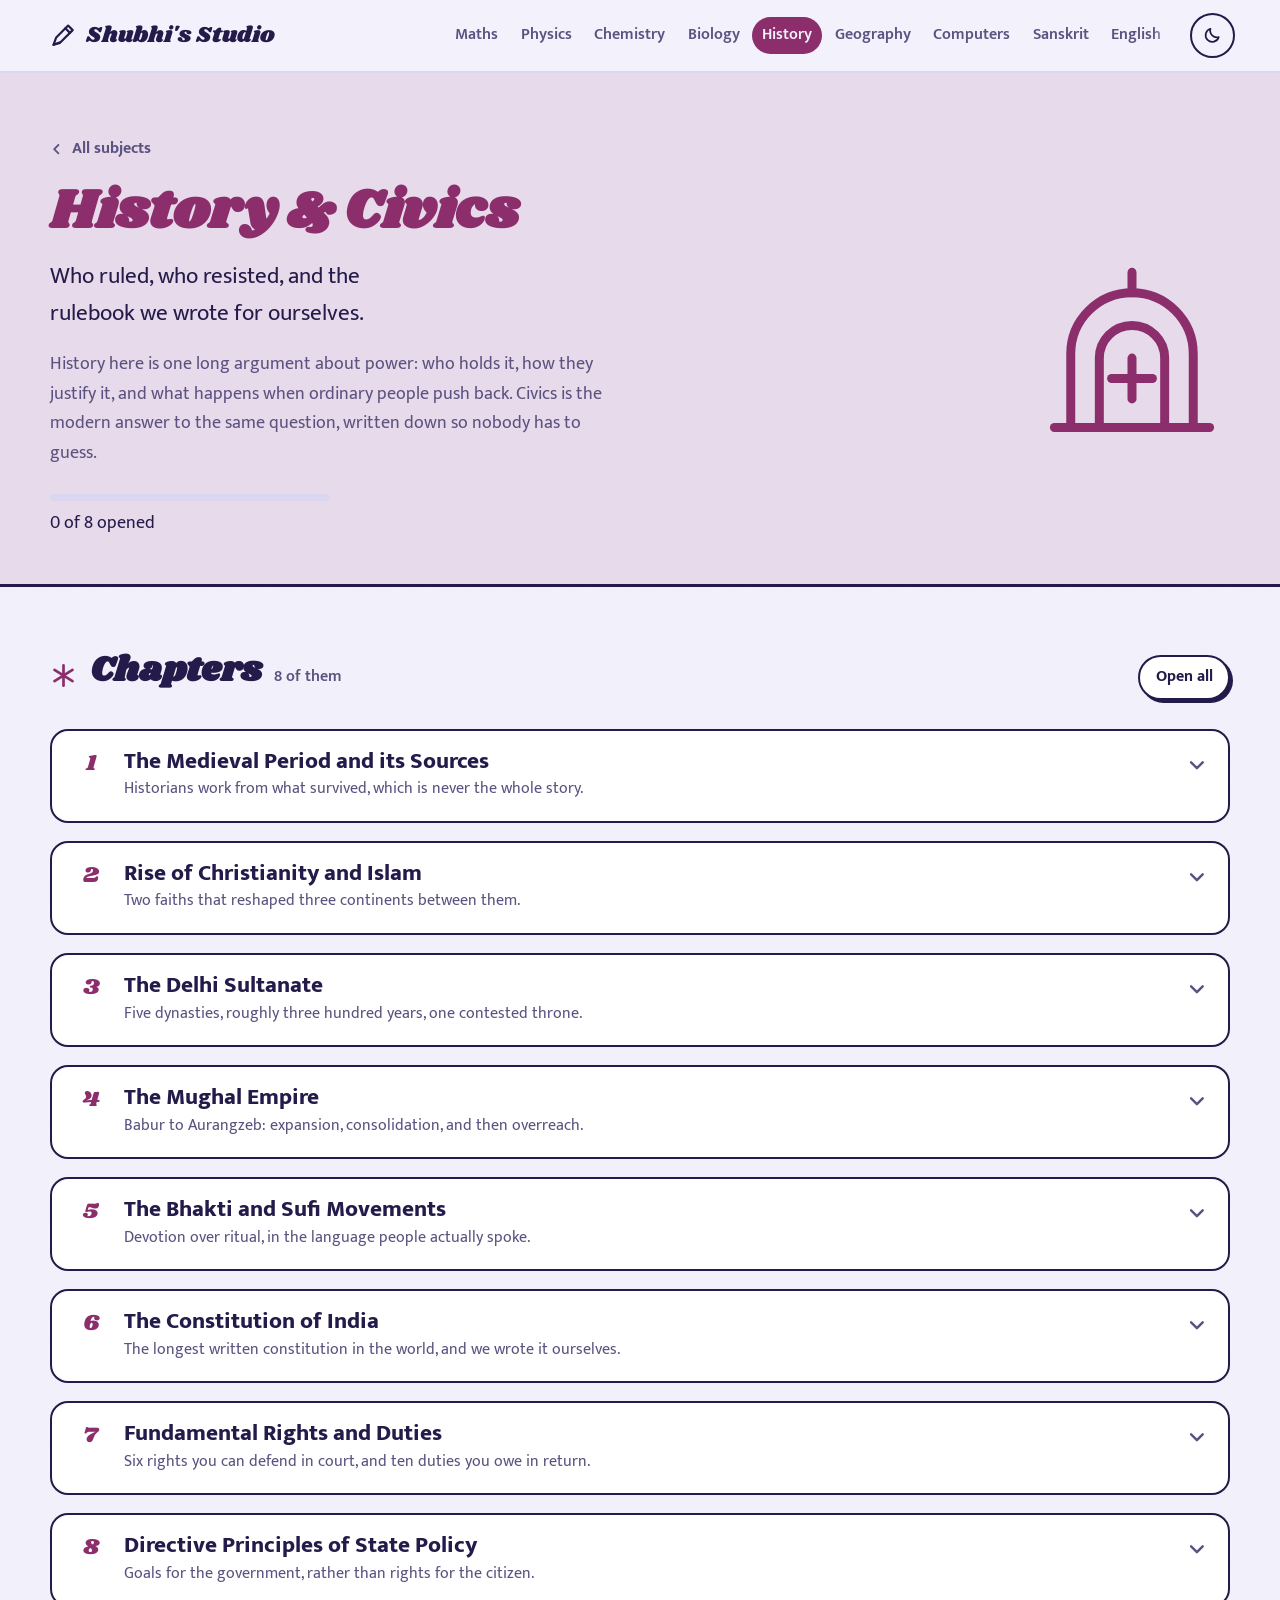
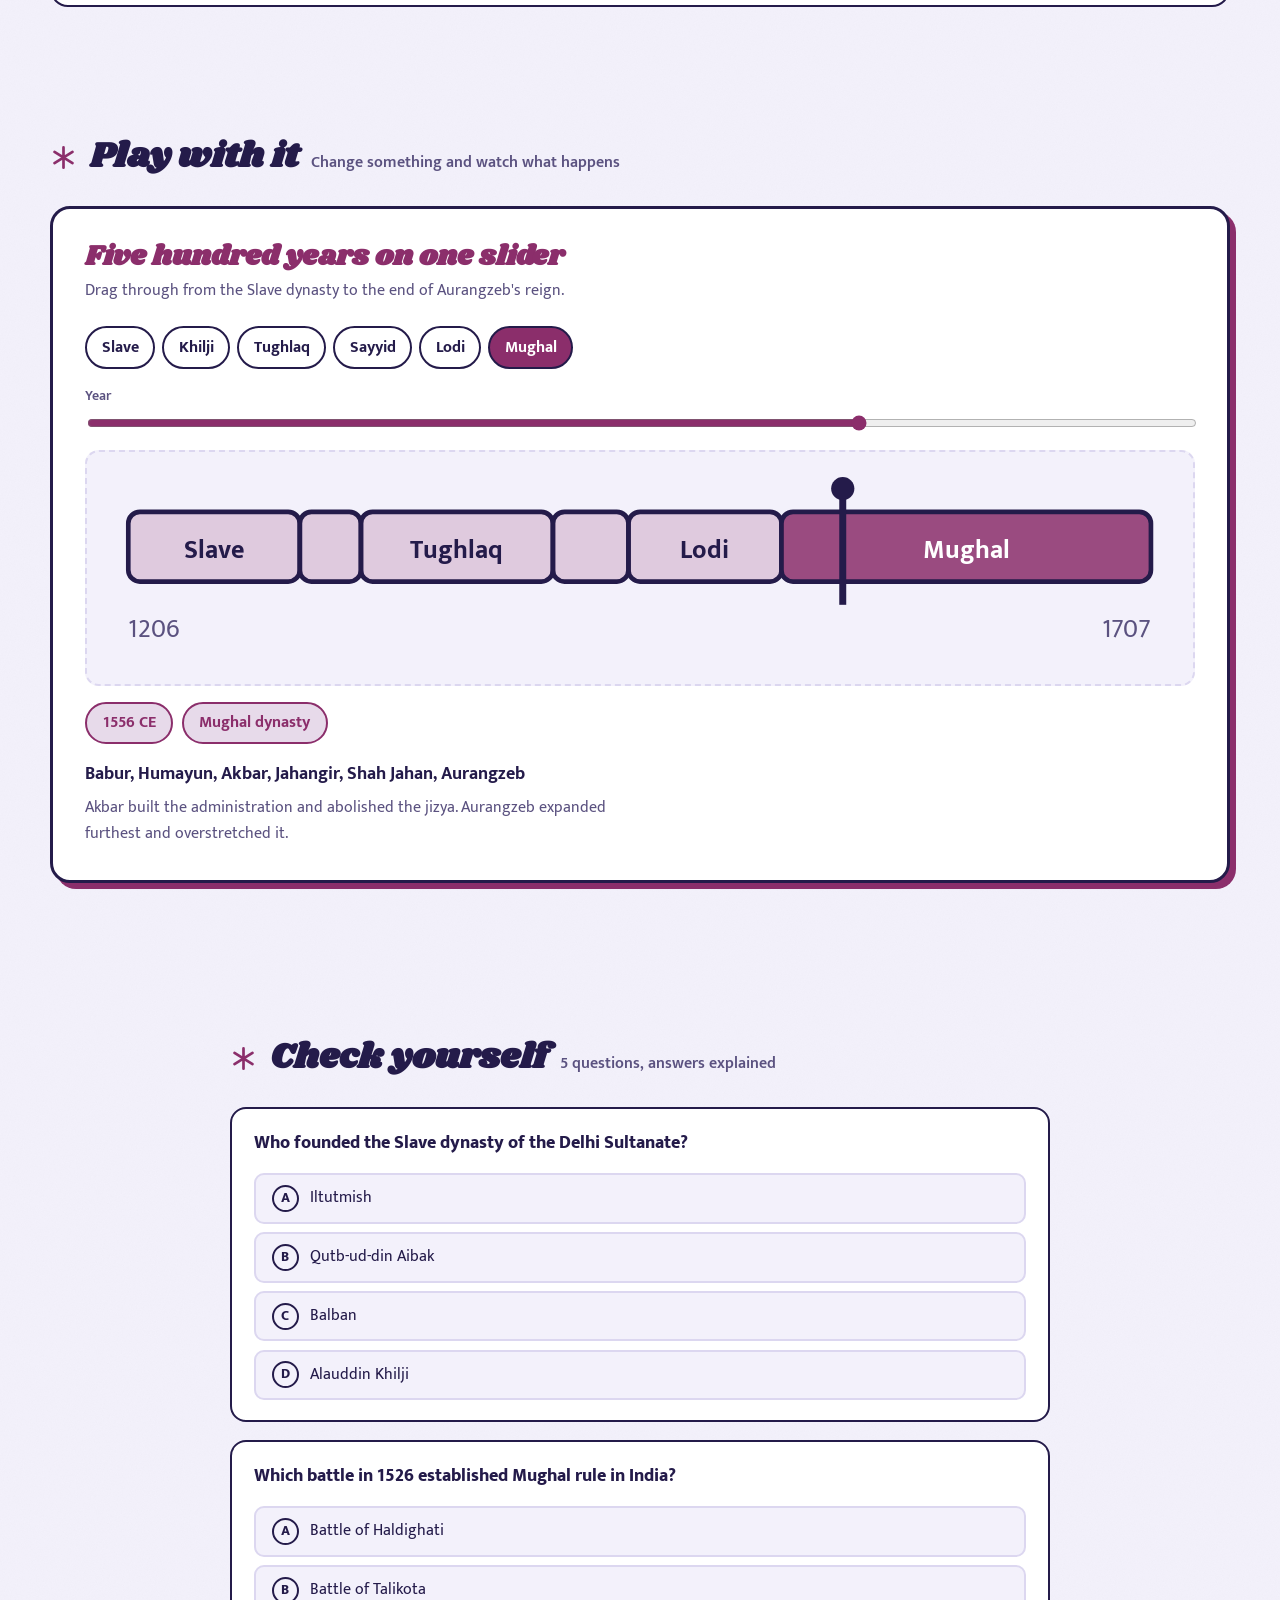
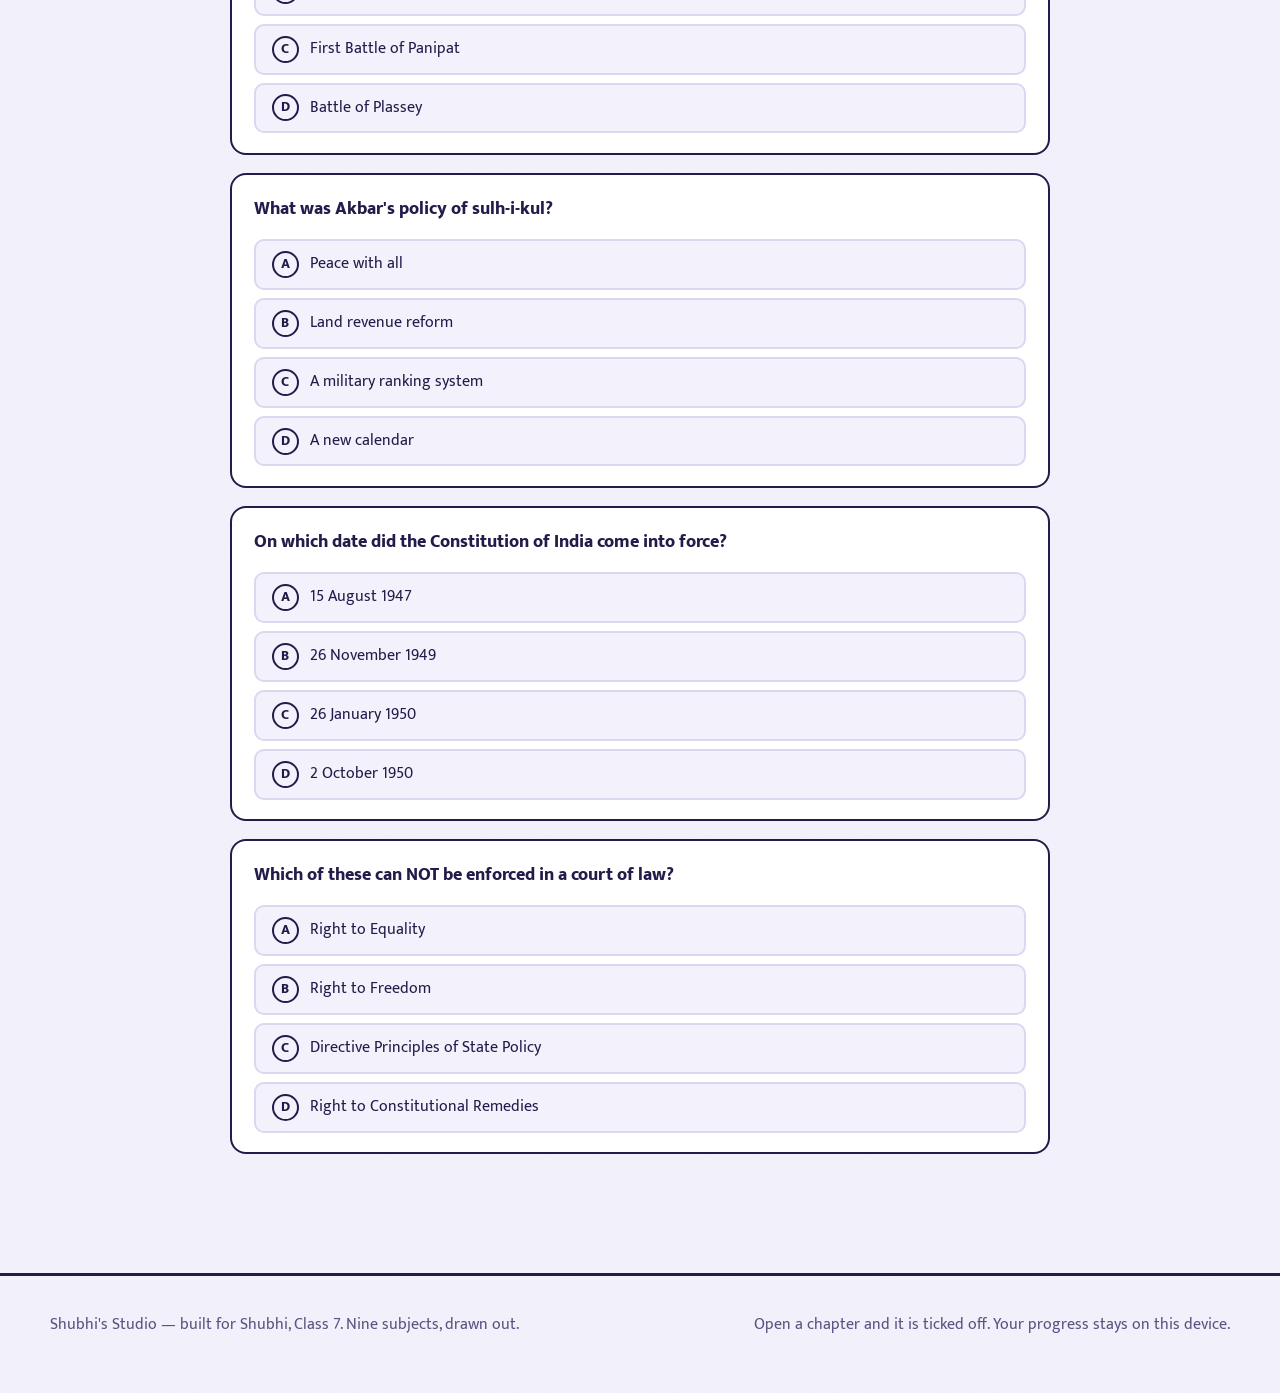
<file: subjects/history-civics.html>
<!doctype html>
<html lang="en">
<head>
<meta charset="utf-8">
<meta name="viewport" content="width=device-width, initial-scale=1, viewport-fit=cover">
<title>History &amp; Civics — Shubhi&#x27;s Studio</title>
<meta name="description" content="History &amp; Civics for Class 7: Medieval India from the Sultanate to the Mughals, then the Constitution.">
<meta name="color-scheme" content="light dark">
<link rel="icon" href="data:image/svg+xml,%3Csvg xmlns='http://www.w3.org/2000/svg' viewBox='0 0 32 32'%3E%3Ctext y='26' font-size='26'%3E%F0%9F%8E%A8%3C/text%3E%3C/svg%3E">
<script>(function(){try{var t=localStorage.getItem("shubhi.theme");if(t)document.documentElement.setAttribute("data-theme",t);}catch(e){}})();</script>
<link rel="preconnect" href="https://fonts.googleapis.com"><link rel="preconnect" href="https://fonts.gstatic.com" crossorigin><link rel="stylesheet" href="https://fonts.googleapis.com/css2?family=Mukta:wght@400;600;700;800&family=Shrikhand&display=swap">
<link rel="stylesheet" href="../assets/css/studio.css">
</head>
<body data-subject="history-civics" style="--subject:#8B2E6B;--subject-text:#8B2E6B">
<a class="skip" href="#main">Skip to the content</a>
<header class="topbar">
  <a class="topbar-mark" href="../index.html"><svg viewBox="0 0 32 32" aria-hidden="true" fill="none" stroke="currentColor"
 stroke-width="2.4" stroke-linecap="round" stroke-linejoin="round">
<path d="M6 26l3-8 13-13 5 5-13 13z"/><path d="M19 8l5 5"/><path d="M6 26l7-2"/></svg><span>Shubhi&#x27;s Studio</span></a>
  <nav class="topbar-nav" aria-label="Subjects"><a href="../subjects/maths.html" title="Maths">Maths</a><a href="../subjects/physics.html" title="Physics">Physics</a><a href="../subjects/chemistry.html" title="Chemistry">Chemistry</a><a href="../subjects/biology.html" title="Biology">Biology</a><a href="../subjects/history-civics.html" aria-current="page" title="History &amp; Civics">History</a><a href="../subjects/geography.html" title="Geography">Geography</a><a href="../subjects/computer.html" title="Computer Applications">Computers</a><a href="../subjects/sanskrit.html" title="Sanskrit">Sanskrit</a><a href="../subjects/english.html" title="English Language">English</a></nav>
  <details class="navmenu" data-navmenu>
    <summary class="navmenu-btn">Subjects <svg viewBox="0 0 24 24" aria-hidden="true" fill="none" stroke="currentColor"
 stroke-width="3.2" stroke-linecap="round" stroke-linejoin="round"><path d="M5 9l7 7 7-7"/></svg></summary>
    <nav class="navmenu-panel" aria-label="All subjects"><a href="../subjects/maths.html" style="--subject:#DD4715"><svg viewBox="0 0 48 48" aria-hidden="true"><g fill="none" stroke="currentColor" stroke-width="2.2" stroke-linecap="round" stroke-linejoin="round">
<path d="M24 7v5"/><circle cx="24" cy="9" r="2.6"/>
<path d="M24 12 11 39"/><path d="M24 12l13 27"/>
<path d="M16.5 28c4.8 3 10.2 3 15 0"/><path d="M8 43h32"/>
<path d="M13 39l-2 4"/><path d="M35 39l2 4"/></g></svg><span>Maths</span></a><a href="../subjects/physics.html" style="--subject:#7A3CF0"><svg viewBox="0 0 48 48" aria-hidden="true"><g fill="none" stroke="currentColor" stroke-width="2.2" stroke-linecap="round" stroke-linejoin="round">
<path d="M24 10 40 36H8z"/><path d="M4 23h11"/>
<path d="M31 27l13-5"/><path d="M32 31l12-1"/><path d="M32.5 35l11 4"/>
<circle cx="24" cy="26" r="1.6" fill="currentColor"/></g></svg><span>Physics</span></a><a href="../subjects/chemistry.html" style="--subject:#0E95D6"><svg viewBox="0 0 48 48" aria-hidden="true"><g fill="none" stroke="currentColor" stroke-width="2.2" stroke-linecap="round" stroke-linejoin="round">
<path d="M19 6h10"/><path d="M21 6v13L10 37a4 4 0 003.5 6h21a4 4 0 003.5-6L27 19V6"/>
<path d="M15.5 29h17"/><circle cx="21" cy="35" r="2"/><circle cx="28" cy="38" r="1.4"/>
<circle cx="25" cy="31.5" r="1.1"/></g></svg><span>Chemistry</span></a><a href="../subjects/biology.html" style="--subject:#1E9E58"><svg viewBox="0 0 48 48" aria-hidden="true"><g fill="none" stroke="currentColor" stroke-width="2.2" stroke-linecap="round" stroke-linejoin="round">
<path d="M9 41C7 24 17 7 40 7c2 20-9 34-31 34z"/>
<path d="M9 41C16 32 26 21 40 7"/>
<path d="M16 32l-1-8"/><path d="M23 25l-1-8"/><path d="M30 17l-1-7"/>
<path d="M16 32l8 1"/><path d="M23 25l8 1"/></g></svg><span>Biology</span></a><a href="../subjects/history-civics.html" style="--subject:#8B2E6B" aria-current="page"><svg viewBox="0 0 48 48" aria-hidden="true"><g fill="none" stroke="currentColor" stroke-width="2.2" stroke-linecap="round" stroke-linejoin="round">
<path d="M9 42V24a15 15 0 0130 0v18"/>
<path d="M16 42V25a8 8 0 0116 0v17"/>
<path d="M24 9V4"/><path d="M5 42h38"/>
<path d="M24 25v10"/><path d="M19 30h10"/></g></svg><span>History</span></a><a href="../subjects/geography.html" style="--subject:#2F57C9"><svg viewBox="0 0 48 48" aria-hidden="true"><g fill="none" stroke="currentColor" stroke-width="2.2" stroke-linecap="round" stroke-linejoin="round">
<circle cx="24" cy="24" r="17"/><path d="M7 24h34"/>
<path d="M24 7c5 5 7.5 11 7.5 17S29 36 24 41c-5-5-7.5-11-7.5-17S19 12 24 7z"/>
<path d="M10.5 14c4 2.6 8.6 4 13.5 4s9.5-1.4 13.5-4"/>
<path d="M10.5 34c4-2.6 8.6-4 13.5-4s9.5 1.4 13.5 4"/></g></svg><span>Geography</span></a><a href="../subjects/computer.html" style="--subject:#00968F"><svg viewBox="0 0 48 48" aria-hidden="true"><g fill="none" stroke="currentColor" stroke-width="2.2" stroke-linecap="round" stroke-linejoin="round">
<rect x="5" y="9" width="38" height="26" rx="3"/>
<path d="M18 40h12"/><path d="M24 35v5"/>
<path d="M19 17l-5 5 5 5"/><path d="M29 17l5 5-5 5"/></g></svg><span>Computers</span></a><a href="../subjects/sanskrit.html" style="--subject:#E08A00"><svg viewBox="0 0 48 48" aria-hidden="true"><g fill="none" stroke="currentColor" stroke-width="2.2" stroke-linecap="round" stroke-linejoin="round">
<rect x="6" y="11" width="36" height="26" rx="3"/>
<path d="M6 16h36"/><circle cx="12" cy="24" r="1.3" fill="currentColor"/>
<circle cx="36" cy="24" r="1.3" fill="currentColor"/></g>
<text x="24" y="33" text-anchor="middle" font-size="16" font-weight="700"
 font-family="Mukta, serif" fill="currentColor">अ</text></svg><span>Sanskrit</span></a><a href="../subjects/english.html" style="--subject:#C41E4C"><svg viewBox="0 0 48 48" aria-hidden="true"><g fill="none" stroke="currentColor" stroke-width="2.2" stroke-linecap="round" stroke-linejoin="round">
<path d="M24 5l11 13-11 25-11-25z"/><path d="M24 5v38"/>
<path d="M13 18h22"/><circle cx="24" cy="23" r="3"/>
<path d="M8 43c4-3 7-4.5 9-5"/></g></svg><span>English</span></a></nav>
  </details>
  <button class="theme-toggle" type="button" aria-label="Switch between light and dark paper">
    <svg class="ico-moon" viewBox="0 0 24 24" aria-hidden="true" fill="none" stroke="currentColor"
 stroke-width="2.2" stroke-linecap="round" stroke-linejoin="round"><path d="M20 14A8.5 8.5 0 019.5 3.5 8.5 8.5 0 1020 14z"/></svg><svg class="ico-sun" viewBox="0 0 24 24" aria-hidden="true" fill="none" stroke="currentColor"
 stroke-width="2.2" stroke-linecap="round"><circle cx="12" cy="12" r="4.2"/>
<path d="M12 2v2M12 20v2M2 12h2M20 12h2M5 5l1.5 1.5M17.5 17.5L19 19M19 5l-1.5 1.5M6.5 17.5L5 19"/></svg>
  </button>
</header>
<main id="main">
<div class="subject-hero"><div class="wrap">
  <a class="backlink" href="../index.html"><svg viewBox="0 0 24 24" aria-hidden="true" fill="none" stroke="currentColor"
 stroke-width="3" stroke-linecap="round" stroke-linejoin="round"><path d="M14 5l-7 7 7 7"/></svg> All subjects</a>
  <div class="subject-hero-grid">
    <div>
      <h1>History &amp; Civics</h1>
      <p class="tagline">Who ruled, who resisted, and the rulebook we wrote for ourselves.</p>
      <p class="intro">History here is one long argument about power: who holds it, how they justify it, and what happens when ordinary people push back. Civics is the modern answer to the same question, written down so nobody has to guess.</p>
      <div class="chip-bar" style="max-width:280px;margin-top:1.4rem"><i data-progress-bar></i></div>
      <p class="lab-sub" style="margin:.45rem 0 0" data-progress-label></p>
    </div>
    <div class="subject-hero-ico"><svg viewBox="0 0 48 48" aria-hidden="true"><g fill="none" stroke="currentColor" stroke-width="2.2" stroke-linecap="round" stroke-linejoin="round">
<path d="M9 42V24a15 15 0 0130 0v18"/>
<path d="M16 42V25a8 8 0 0116 0v17"/>
<path d="M24 9V4"/><path d="M5 42h38"/>
<path d="M24 25v10"/><path d="M19 30h10"/></g></svg></div>
  </div>
</div></div>

<section class="section wrap">
  <div class="section-head"><svg class="mark" viewBox="0 0 24 24" aria-hidden="true" fill="none" stroke="currentColor"
 stroke-width="2.4" stroke-linecap="round"><path d="M12 3v18M4 7l16 10M20 7L4 17"/></svg><h2>Chapters</h2>
    <span class="count">8 of them</span>
    <button class="btn btn-sm" type="button" data-expand style="margin-left:auto">Open all</button>
  </div>
  <div class="chapters"><details class="chapter" data-ch="medieval-sources">
  <summary>
    <span class="ch-num" aria-hidden="true"></span>
    <span class="ch-titles"><h3>The Medieval Period and its Sources</h3><p>Historians work from what survived, which is never the whole story.</p></span>
    <svg class="ch-chevron" viewBox="0 0 24 24" aria-hidden="true" fill="none"
 stroke="currentColor" stroke-width="3" stroke-linecap="round" stroke-linejoin="round">
<path d="M5 9l7 7 7-7"/></svg>
  </summary>
  <div class="ch-body"><p>The medieval period in India runs roughly from the 8th to the 18th century. Historians reconstruct it from three kinds of evidence. Archaeological sources are physical remains: coins, monuments, pottery and inscriptions. Literary sources are written: court chronicles such as the Tuzuk-i-Baburi, travellers&#x27; accounts, and religious texts.</p><p>Each source has a bias. A court chronicle was usually written to flatter the ruler paying for it. A foreign traveller saw only part of the picture and misunderstood some of it. Good history cross-checks several sources against one another rather than trusting any single one.</p><div class="draw-note"><svg viewBox="0 0 24 24" aria-hidden="true" fill="none" stroke="currentColor"
 stroke-width="2" stroke-linecap="round" stroke-linejoin="round">
<path d="M3 20l2-6 10-10 4 4-10 10z"/><path d="M13 6l4 4"/></svg><p><b>Draw it</b>Make three columns: coins, buildings, writings. Under each, note what it can tell you and what it cannot. A coin proves a ruler existed and how far trade reached, but not whether he was liked.</p></div><ul class="points"><li><span>Archaeological sources include coins, monuments and inscriptions.</span></li><li><span>Literary sources include chronicles, travellers&#x27; accounts and religious writing.</span></li><li><span>Court chronicles tend to flatter their patron.</span></li><li><span>Coins reveal the extent of a kingdom, its wealth and sometimes its religion.</span></li></ul><div class="worked"><h4>Why do historians value coins so highly?</h4><ol><li>Coins carry the ruler&#x27;s name, title and often a date.</li><li>Where they are found shows how far the kingdom traded or ruled.</li><li>The metal used hints at the economic health of the time.</li></ol><p class="answer">They are dateable, widespread and hard to fake, so they anchor the chronology other sources hang on.</p></div></div>
</details><details class="chapter" data-ch="christianity-islam">
  <summary>
    <span class="ch-num" aria-hidden="true"></span>
    <span class="ch-titles"><h3>Rise of Christianity and Islam</h3><p>Two faiths that reshaped three continents between them.</p></span>
    <svg class="ch-chevron" viewBox="0 0 24 24" aria-hidden="true" fill="none"
 stroke="currentColor" stroke-width="3" stroke-linecap="round" stroke-linejoin="round">
<path d="M5 9l7 7 7-7"/></svg>
  </summary>
  <div class="ch-body"><p>Christianity began in Roman-ruled Palestine with the teachings of Jesus Christ, emphasising love, forgiveness and the equality of all before God. Though persecuted at first, it spread through the Roman Empire and was eventually adopted as its official religion, becoming the dominant faith of Europe.</p><p>Islam began in Arabia in the 7th century with the teachings of Prophet Muhammad, centred on the oneness of God, and set out in the Quran. Its five pillars are the declaration of faith, prayer, charity, fasting during Ramzan and pilgrimage to Mecca. It spread rapidly across West Asia, North Africa and into Spain and India through conquest, trade and preaching.</p><div class="draw-note"><svg viewBox="0 0 24 24" aria-hidden="true" fill="none" stroke="currentColor"
 stroke-width="2" stroke-linecap="round" stroke-linejoin="round">
<path d="M3 20l2-6 10-10 4 4-10 10z"/><path d="M13 6l4 4"/></svg><p><b>Draw it</b>Draw one map with two spreading shades from two starting points. Seeing where they met, in Spain and in India, explains a lot of what follows.</p></div><ul class="points"><li><span>Christianity arose in Palestine; Islam arose in Arabia.</span></li><li><span>The Quran is the holy book of Islam; the Bible that of Christianity.</span></li><li><span>Islam&#x27;s five pillars are faith, prayer, charity, fasting and pilgrimage.</span></li><li><span>Trade routes spread both religions as effectively as armies did.</span></li></ul><div class="worked"><h4>How did trade help spread Islam into India?</h4><ol><li>Arab merchants traded along India&#x27;s western coast long before any invasion.</li><li>They settled in port towns, married locally and built mosques.</li><li>The faith spread through daily contact rather than conquest in these regions.</li></ol><p class="answer">Coastal Islam in India arrived by sea and by trade, centuries before the Delhi Sultanate arrived by land.</p></div></div>
</details><details class="chapter" data-ch="delhi-sultanate">
  <summary>
    <span class="ch-num" aria-hidden="true"></span>
    <span class="ch-titles"><h3>The Delhi Sultanate</h3><p>Five dynasties, roughly three hundred years, one contested throne.</p></span>
    <svg class="ch-chevron" viewBox="0 0 24 24" aria-hidden="true" fill="none"
 stroke="currentColor" stroke-width="3" stroke-linecap="round" stroke-linejoin="round">
<path d="M5 9l7 7 7-7"/></svg>
  </summary>
  <div class="ch-body"><p>The Slave or Mamluk dynasty was founded by Qutb-ud-din Aibak, who began the Qutb Minar. Iltutmish consolidated the Sultanate, and Razia Sultan became the only woman to rule from the Delhi throne, resisted by nobles who would not accept a female ruler. Balban restored the prestige of the crown with strict discipline.</p><p>The Khilji dynasty under Alauddin Khilji brought market price controls and a large standing army. The Tughlaqs followed, with Muhammad-bin-Tughlaq remembered for ambitious schemes that failed: moving the capital to Daulatabad and issuing token currency. Firoz Shah Tughlaq built canals and rest houses instead. The Sayyid and Lodi dynasties were weaker, and Ibrahim Lodi&#x27;s defeat at Panipat in 1526 ended the Sultanate.</p><div class="draw-note"><svg viewBox="0 0 24 24" aria-hidden="true" fill="none" stroke="currentColor"
 stroke-width="2" stroke-linecap="round" stroke-linejoin="round">
<path d="M3 20l2-6 10-10 4 4-10 10z"/><path d="M13 6l4 4"/></svg><p><b>Draw it</b>Draw a single timeline strip and block out the five dynasties in five colours. Write one memorable thing in each block. The lab below does this interactively.</p></div><ul class="points"><li><span>Qutb-ud-din Aibak founded the Slave dynasty and began the Qutb Minar.</span></li><li><span>Razia Sultan was the only woman to rule the Delhi Sultanate.</span></li><li><span>Alauddin Khilji is known for market control and a strong standing army.</span></li><li><span>The First Battle of Panipat in 1526 ended the Sultanate and began Mughal rule.</span></li></ul><div class="worked"><h4>Why did Muhammad-bin-Tughlaq&#x27;s token currency fail?</h4><ol><li>He issued copper and brass coins to stand in for silver ones.</li><li>The state could not control who minted them.</li><li>People forged them at home, so the coins lost all value.</li><li>He had to withdraw them, exchanging them for real silver at great cost.</li></ol><p class="answer">The idea was sound but unenforceable. Token money only works if forgery can be prevented.</p></div></div>
</details><details class="chapter" data-ch="mughal-empire">
  <summary>
    <span class="ch-num" aria-hidden="true"></span>
    <span class="ch-titles"><h3>The Mughal Empire</h3><p>Babur to Aurangzeb: expansion, consolidation, and then overreach.</p></span>
    <svg class="ch-chevron" viewBox="0 0 24 24" aria-hidden="true" fill="none"
 stroke="currentColor" stroke-width="3" stroke-linecap="round" stroke-linejoin="round">
<path d="M5 9l7 7 7-7"/></svg>
  </summary>
  <div class="ch-body"><p>Babur won the First Battle of Panipat in 1526 using artillery and the tulughma formation. Humayun lost the empire to Sher Shah Suri and regained it only late in life. Akbar built it into a genuine empire: he abolished the jizya tax, introduced the mansabdari system of ranked officers, created the Din-i-Ilahi, and pursued a policy of sulh-i-kul, meaning peace with all.</p><p>Jahangir and Shah Jahan presided over the cultural height, with the Taj Mahal built under Shah Jahan. Aurangzeb expanded the empire to its largest extent but reimposed the jizya and fought long, draining wars in the Deccan. After his death the empire weakened quickly.</p><div class="draw-note"><svg viewBox="0 0 24 24" aria-hidden="true" fill="none" stroke="currentColor"
 stroke-width="2" stroke-linecap="round" stroke-linejoin="round">
<path d="M3 20l2-6 10-10 4 4-10 10z"/><path d="M13 6l4 4"/></svg><p><b>Draw it</b>Draw six portraits in a row, one per emperor, and write a single sentence under each. One sentence per ruler is enough to hold the sequence in your head.</p></div><ul class="points"><li><span>Babur founded the empire in 1526 after the First Battle of Panipat.</span></li><li><span>Akbar&#x27;s mansabdari system ranked nobles and fixed their duties and pay.</span></li><li><span>Sulh-i-kul, peace with all, was Akbar&#x27;s policy of religious tolerance.</span></li><li><span>Aurangzeb expanded the empire furthest but left it overstretched and unstable.</span></li></ul><div class="worked"><h4>Why is Akbar&#x27;s abolition of the jizya considered so significant?</h4><ol><li>The jizya was a tax levied on non-Muslim subjects.</li><li>Most of Akbar&#x27;s subjects were not Muslim.</li><li>Removing it signalled that the state did not treat them as outsiders.</li><li>It also won him Rajput alliances, which strengthened the empire militarily.</li></ol><p class="answer">It was both a moral and a strategic move: tolerance made the empire easier to hold together.</p></div></div>
</details><details class="chapter" data-ch="bhakti-sufi">
  <summary>
    <span class="ch-num" aria-hidden="true"></span>
    <span class="ch-titles"><h3>The Bhakti and Sufi Movements</h3><p>Devotion over ritual, in the language people actually spoke.</p></span>
    <svg class="ch-chevron" viewBox="0 0 24 24" aria-hidden="true" fill="none"
 stroke="currentColor" stroke-width="3" stroke-linecap="round" stroke-linejoin="round">
<path d="M5 9l7 7 7-7"/></svg>
  </summary>
  <div class="ch-body"><p>The Bhakti movement taught that devotion to a personal god mattered more than ritual, priests or caste. Saints such as Kabir, Guru Nanak, Mirabai, Tulsidas and Chaitanya preached in regional languages rather than Sanskrit, which is precisely why ordinary people could follow them. Kabir rejected the distinction between Hindu and Muslim outright.</p><p>Sufism was the mystical strand of Islam, seeking direct experience of God through love, music and poetry. Sufi saints such as Moinuddin Chishti and Nizamuddin Auliya lived simply and welcomed everyone to their khanqahs. Both movements softened religious boundaries and left a lasting mark on Indian music, poetry and language.</p><div class="draw-note"><svg viewBox="0 0 24 24" aria-hidden="true" fill="none" stroke="currentColor"
 stroke-width="2" stroke-linecap="round" stroke-linejoin="round">
<path d="M3 20l2-6 10-10 4 4-10 10z"/><path d="M13 6l4 4"/></svg><p><b>Draw it</b>Draw two streams flowing towards each other and meeting. Write Bhakti saints on one bank and Sufi saints on the other, and the shared ideas in the water between.</p></div><ul class="points"><li><span>Bhakti saints preached in regional languages, not Sanskrit.</span></li><li><span>Both movements rejected ritual, priesthood and rigid caste distinctions.</span></li><li><span>Kabir and Guru Nanak drew from both Hindu and Islamic traditions.</span></li><li><span>Sufi gatherings used music, qawwali, as a path to devotion.</span></li></ul><div class="worked"><h4>Why did preaching in regional languages matter so much?</h4><ol><li>Sanskrit was understood mainly by priests and the educated elite.</li><li>Preaching in Hindi, Marathi, Bengali or Punjabi reached everyone.</li><li>People could sing and memorise the verses themselves.</li><li>This bypassed the priesthood entirely as a go-between.</li></ol><p class="answer">Language was the reform. Making devotion understandable made it available without permission.</p></div></div>
</details><details class="chapter" data-ch="constitution">
  <summary>
    <span class="ch-num" aria-hidden="true"></span>
    <span class="ch-titles"><h3>The Constitution of India</h3><p>The longest written constitution in the world, and we wrote it ourselves.</p></span>
    <svg class="ch-chevron" viewBox="0 0 24 24" aria-hidden="true" fill="none"
 stroke="currentColor" stroke-width="3" stroke-linecap="round" stroke-linejoin="round">
<path d="M5 9l7 7 7-7"/></svg>
  </summary>
  <div class="ch-body"><p>The Constituent Assembly began work in 1946. Dr B. R. Ambedkar chaired the Drafting Committee. The Constitution was adopted on 26 November 1949 and came into force on 26 January 1950, which is why that day is Republic Day.</p><p>The Preamble is the introduction that states its aims. It declares India a sovereign, socialist, secular, democratic republic, and promises justice, liberty, equality and fraternity to all citizens. Key features include federalism with a strong centre, a parliamentary system, an independent judiciary, universal adult franchise and single citizenship.</p><div class="draw-note"><svg viewBox="0 0 24 24" aria-hidden="true" fill="none" stroke="currentColor"
 stroke-width="2" stroke-linecap="round" stroke-linejoin="round">
<path d="M3 20l2-6 10-10 4 4-10 10z"/><path d="M13 6l4 4"/></svg><p><b>Draw it</b>Write out the Preamble in your best hand-lettering and box the five words that describe the state: sovereign, socialist, secular, democratic, republic. Learn them as a set.</p></div><ul class="points"><li><span>Adopted 26 November 1949; came into force 26 January 1950.</span></li><li><span>Dr B. R. Ambedkar chaired the Drafting Committee.</span></li><li><span>The Preamble promises justice, liberty, equality and fraternity.</span></li><li><span>Secular means the state has no religion of its own and favours none.</span></li></ul><div class="worked"><h4>What does sovereign mean in the Preamble?</h4><ol><li>Sovereign means free from outside control.</li><li>India makes its own laws and decides its own foreign policy.</li><li>No external power can dictate those decisions.</li></ol><p class="answer">Complete independence in both internal and external matters. It was the first word chosen for a reason.</p></div></div>
</details><details class="chapter" data-ch="rights-duties">
  <summary>
    <span class="ch-num" aria-hidden="true"></span>
    <span class="ch-titles"><h3>Fundamental Rights and Duties</h3><p>Six rights you can defend in court, and ten duties you owe in return.</p></span>
    <svg class="ch-chevron" viewBox="0 0 24 24" aria-hidden="true" fill="none"
 stroke="currentColor" stroke-width="3" stroke-linecap="round" stroke-linejoin="round">
<path d="M5 9l7 7 7-7"/></svg>
  </summary>
  <div class="ch-body"><p>The six Fundamental Rights are the Right to Equality, Right to Freedom, Right against Exploitation, Right to Freedom of Religion, Cultural and Educational Rights, and the Right to Constitutional Remedies. The last is the one that makes the others real: Dr Ambedkar called it the heart and soul of the Constitution, because it lets you go to court when a right is violated.</p><p>Fundamental Duties were added later by the 42nd Amendment. They include respecting the Constitution, the national flag and anthem, protecting the environment, safeguarding public property, and promoting harmony. Unlike rights, duties are not enforceable in court, but they state what citizenship asks of you.</p><div class="draw-note"><svg viewBox="0 0 24 24" aria-hidden="true" fill="none" stroke="currentColor"
 stroke-width="2" stroke-linecap="round" stroke-linejoin="round">
<path d="M3 20l2-6 10-10 4 4-10 10z"/><path d="M13 6l4 4"/></svg><p><b>Draw it</b>Draw a two-pan balance: rights on one side, duties on the other. Rights are enforceable, duties are expected. Note which pan the courts can actually touch.</p></div><ul class="points"><li><span>There are six Fundamental Rights and eleven Fundamental Duties.</span></li><li><span>The Right to Constitutional Remedies lets citizens approach the courts directly.</span></li><li><span>Fundamental Duties came through the 42nd Amendment and are not enforceable by courts.</span></li><li><span>The Right against Exploitation bans child labour in hazardous work and forced labour.</span></li></ul><div class="worked"><h4>Why did Ambedkar call the Right to Constitutional Remedies the heart of the Constitution?</h4><ol><li>The other five rights are only promises on paper.</li><li>Without a way to enforce them, a violation would have no consequence.</li><li>This right lets any citizen move the Supreme Court or High Court directly.</li></ol><p class="answer">It is the right that enforces all the others. A right with no remedy is not really a right.</p></div></div>
</details><details class="chapter" data-ch="dpsp">
  <summary>
    <span class="ch-num" aria-hidden="true"></span>
    <span class="ch-titles"><h3>Directive Principles of State Policy</h3><p>Goals for the government, rather than rights for the citizen.</p></span>
    <svg class="ch-chevron" viewBox="0 0 24 24" aria-hidden="true" fill="none"
 stroke="currentColor" stroke-width="3" stroke-linecap="round" stroke-linejoin="round">
<path d="M5 9l7 7 7-7"/></svg>
  </summary>
  <div class="ch-body"><p>The Directive Principles are instructions to the government about the kind of country it should try to build. They cover equal pay for equal work, free and compulsory education for children, public health, a living wage, protection of the environment and of monuments, and the promotion of village panchayats.</p><p>The key difference from Fundamental Rights is enforceability. Rights can be defended in court; Directive Principles cannot. They are, as the Constitution puts it, fundamental in the governance of the country, and the government is expected to apply them when making laws.</p><div class="draw-note"><svg viewBox="0 0 24 24" aria-hidden="true" fill="none" stroke="currentColor"
 stroke-width="2" stroke-linecap="round" stroke-linejoin="round">
<path d="M3 20l2-6 10-10 4 4-10 10z"/><path d="M13 6l4 4"/></svg><p><b>Draw it</b>Three-column table: Fundamental Rights, Fundamental Duties, Directive Principles. Rows for who it binds, and whether a court can enforce it. The pattern becomes obvious.</p></div><ul class="points"><li><span>Directive Principles guide the state, not individual citizens.</span></li><li><span>They are non-justiciable, meaning they cannot be enforced in court.</span></li><li><span>Many have become law anyway, such as the Right to Education.</span></li><li><span>They aim at a welfare state and reducing inequality.</span></li></ul><div class="worked"><h4>Education appears as both a Directive Principle and a right. How?</h4><ol><li>It began as a Directive Principle, a goal for the state to work towards.</li><li>In 2002 the 86th Amendment added Article 21A.</li><li>Free and compulsory education for ages 6 to 14 became a Fundamental Right.</li></ol><p class="answer">A Directive Principle was upgraded into an enforceable right. It shows the two lists are connected, not separate.</p></div></div>
</details></div>
</section>

<section class="section wrap">
  <div class="section-head"><svg class="mark" viewBox="0 0 24 24" aria-hidden="true" fill="none" stroke="currentColor"
 stroke-width="2.4" stroke-linecap="round"><path d="M12 3v18M4 7l16 10M20 7L4 17"/></svg><h2>Play with it</h2>
  <span class="count">Change something and watch what happens</span></div>
  <div class="lab" data-lab="timeline"></div>
</section>

<section class="section wrap narrow">
  <div class="section-head"><svg class="mark" viewBox="0 0 24 24" aria-hidden="true" fill="none" stroke="currentColor"
 stroke-width="2.4" stroke-linecap="round"><path d="M12 3v18M4 7l16 10M20 7L4 17"/></svg><h2>Check yourself</h2>
  <span class="count">5 questions, answers explained</span></div>
  <div>
  <div class="quiz" data-quiz><div class="q" data-a="1"><p class="qt">Who founded the Slave dynasty of the Delhi Sultanate?</p><ol><li><button class="opt" type="button"><span class="key">A</span><span>Iltutmish</span></button></li><li><button class="opt" type="button"><span class="key">B</span><span>Qutb-ud-din Aibak</span></button></li><li><button class="opt" type="button"><span class="key">C</span><span>Balban</span></button></li><li><button class="opt" type="button"><span class="key">D</span><span>Alauddin Khilji</span></button></li></ol><p class="why" hidden><b data-verdict></b> Qutb-ud-din Aibak founded it and began building the Qutb Minar. Iltutmish consolidated it afterwards.</p></div><div class="q" data-a="2"><p class="qt">Which battle in 1526 established Mughal rule in India?</p><ol><li><button class="opt" type="button"><span class="key">A</span><span>Battle of Haldighati</span></button></li><li><button class="opt" type="button"><span class="key">B</span><span>Battle of Talikota</span></button></li><li><button class="opt" type="button"><span class="key">C</span><span>First Battle of Panipat</span></button></li><li><button class="opt" type="button"><span class="key">D</span><span>Battle of Plassey</span></button></li></ol><p class="why" hidden><b data-verdict></b> Babur defeated Ibrahim Lodi at the First Battle of Panipat, ending the Sultanate and starting the Mughal Empire.</p></div><div class="q" data-a="0"><p class="qt">What was Akbar&#x27;s policy of sulh-i-kul?</p><ol><li><button class="opt" type="button"><span class="key">A</span><span>Peace with all</span></button></li><li><button class="opt" type="button"><span class="key">B</span><span>Land revenue reform</span></button></li><li><button class="opt" type="button"><span class="key">C</span><span>A military ranking system</span></button></li><li><button class="opt" type="button"><span class="key">D</span><span>A new calendar</span></button></li></ol><p class="why" hidden><b data-verdict></b> Sulh-i-kul means peace with all, his policy of religious tolerance. Mansabdari was the ranking system.</p></div><div class="q" data-a="2"><p class="qt">On which date did the Constitution of India come into force?</p><ol><li><button class="opt" type="button"><span class="key">A</span><span>15 August 1947</span></button></li><li><button class="opt" type="button"><span class="key">B</span><span>26 November 1949</span></button></li><li><button class="opt" type="button"><span class="key">C</span><span>26 January 1950</span></button></li><li><button class="opt" type="button"><span class="key">D</span><span>2 October 1950</span></button></li></ol><p class="why" hidden><b data-verdict></b> It was adopted on 26 November 1949 but came into force on 26 January 1950, now Republic Day.</p></div><div class="q" data-a="2"><p class="qt">Which of these can NOT be enforced in a court of law?</p><ol><li><button class="opt" type="button"><span class="key">A</span><span>Right to Equality</span></button></li><li><button class="opt" type="button"><span class="key">B</span><span>Right to Freedom</span></button></li><li><button class="opt" type="button"><span class="key">C</span><span>Directive Principles of State Policy</span></button></li><li><button class="opt" type="button"><span class="key">D</span><span>Right to Constitutional Remedies</span></button></li></ol><p class="why" hidden><b data-verdict></b> Directive Principles are non-justiciable. They guide the government but no one can sue over them.</p></div></div>
  <div class="quiz-score" data-score hidden style="margin-top:1rem">
    <strong></strong><p></p>
    <button class="btn btn-sm" type="button" data-retry>Start again</button>
  </div>
</div>
</section>
</main>
<footer class="foot"><div class="wrap foot-grid">
  <p style="margin:0">Shubhi&#x27;s Studio — built for Shubhi, Class 7. Nine subjects, drawn out.</p>
  <p style="margin:0">Open a chapter and it is ticked off. Your progress stays on this device.</p>
</div></footer>
<script src="../assets/js/studio.js" defer></script>
<script src="../assets/js/labs.js" defer></script>
</body>
</html>
</file>
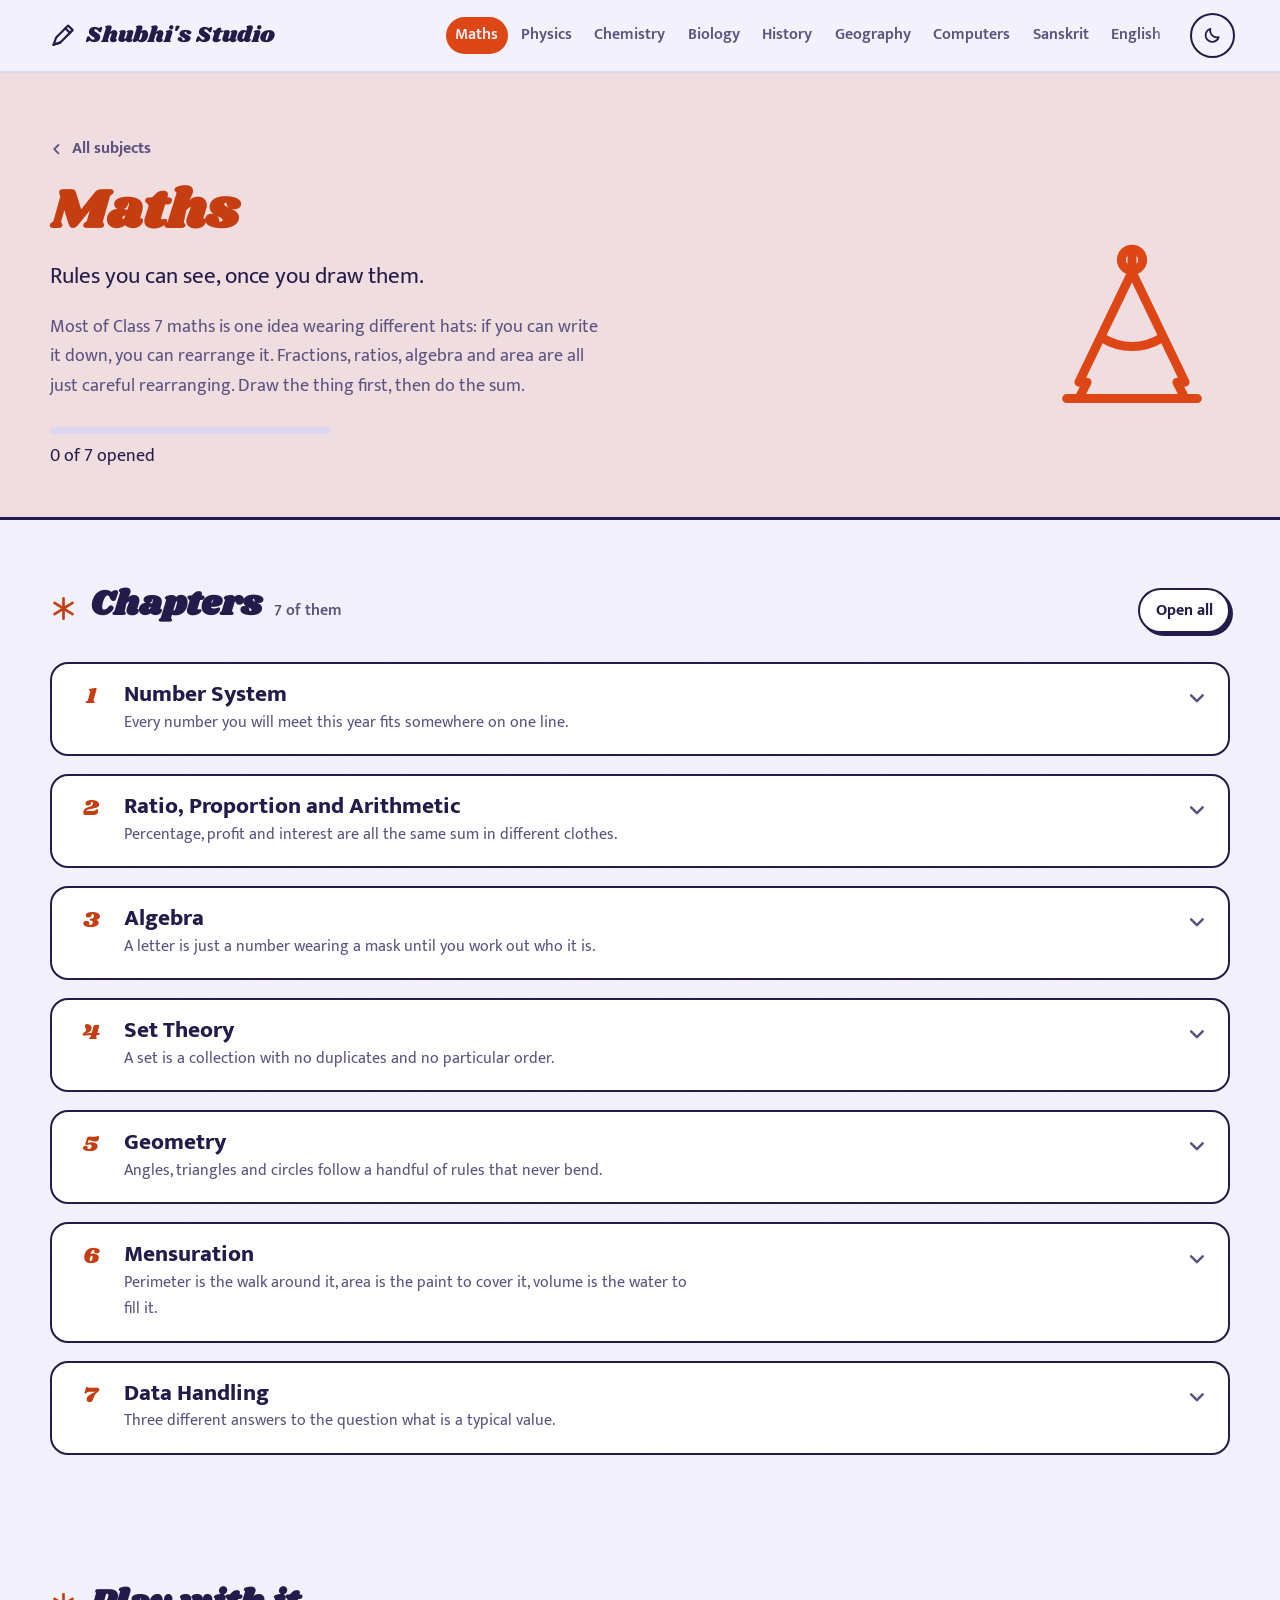
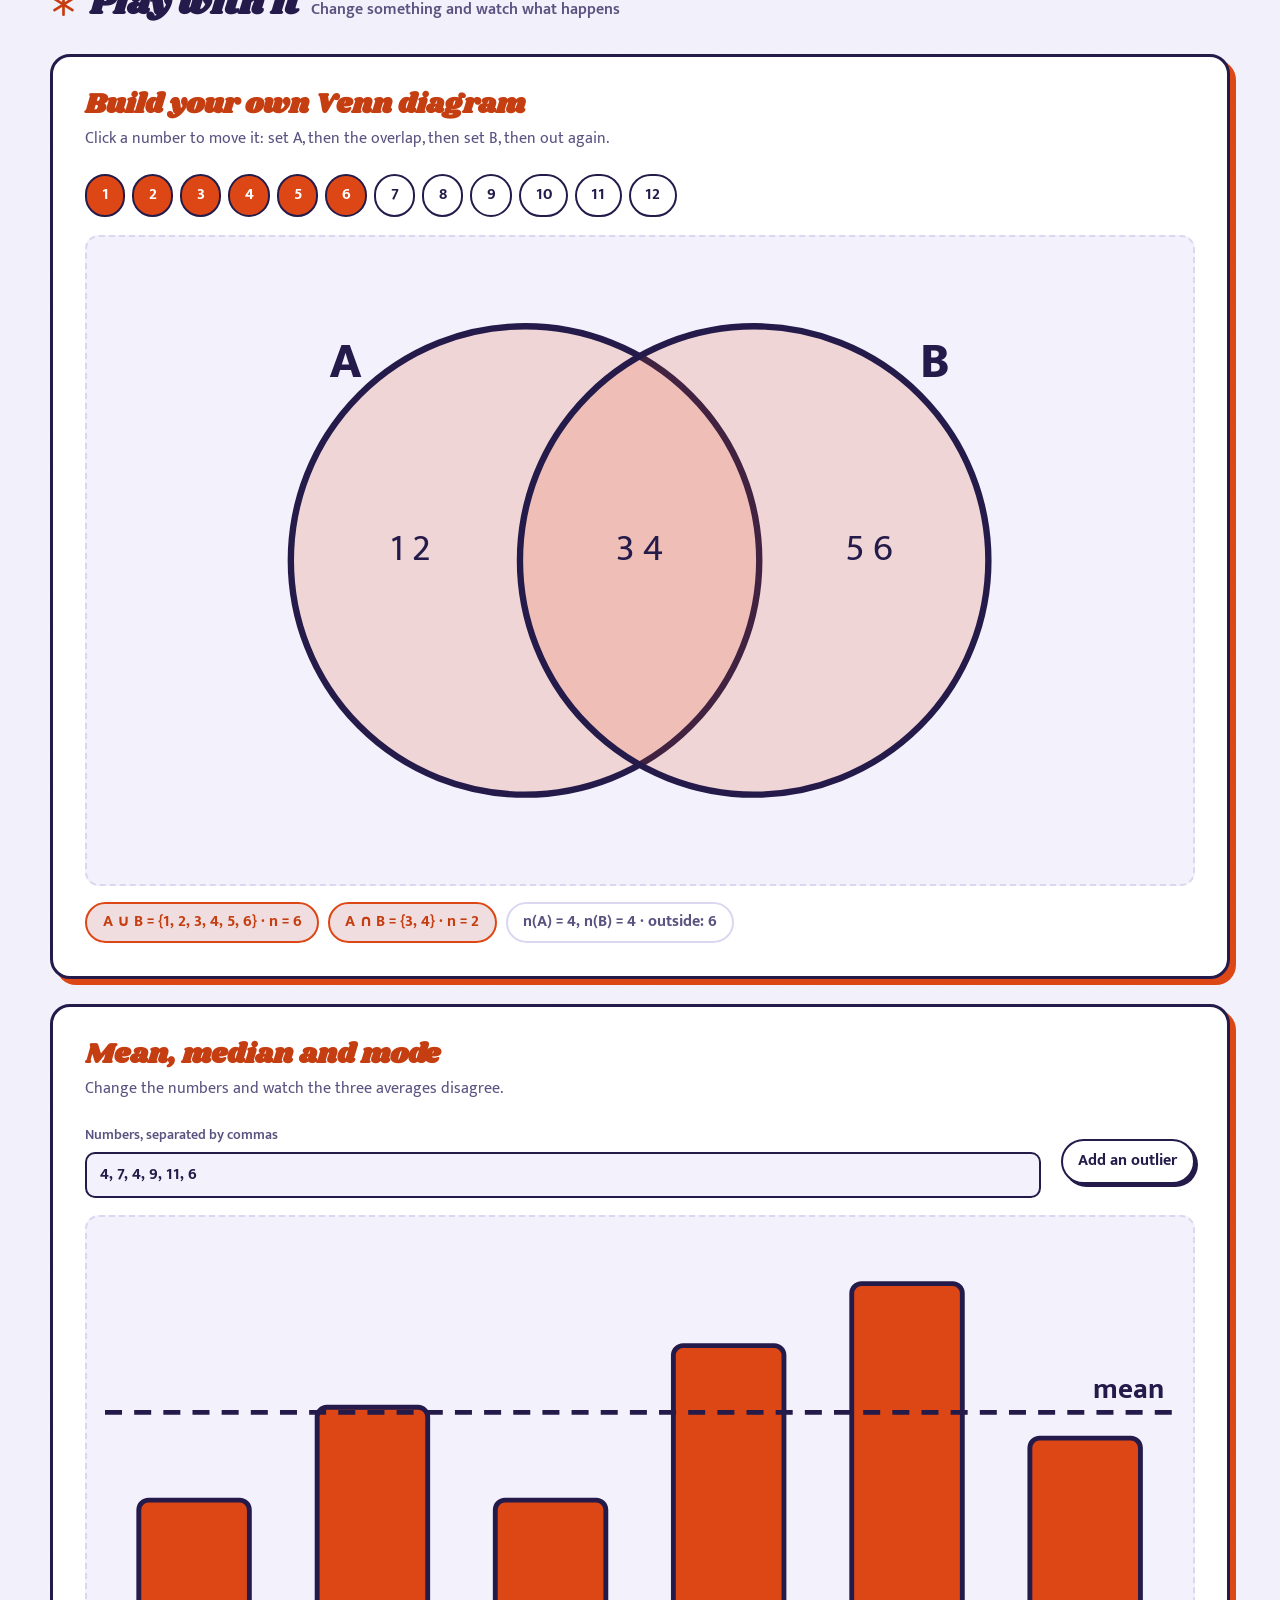
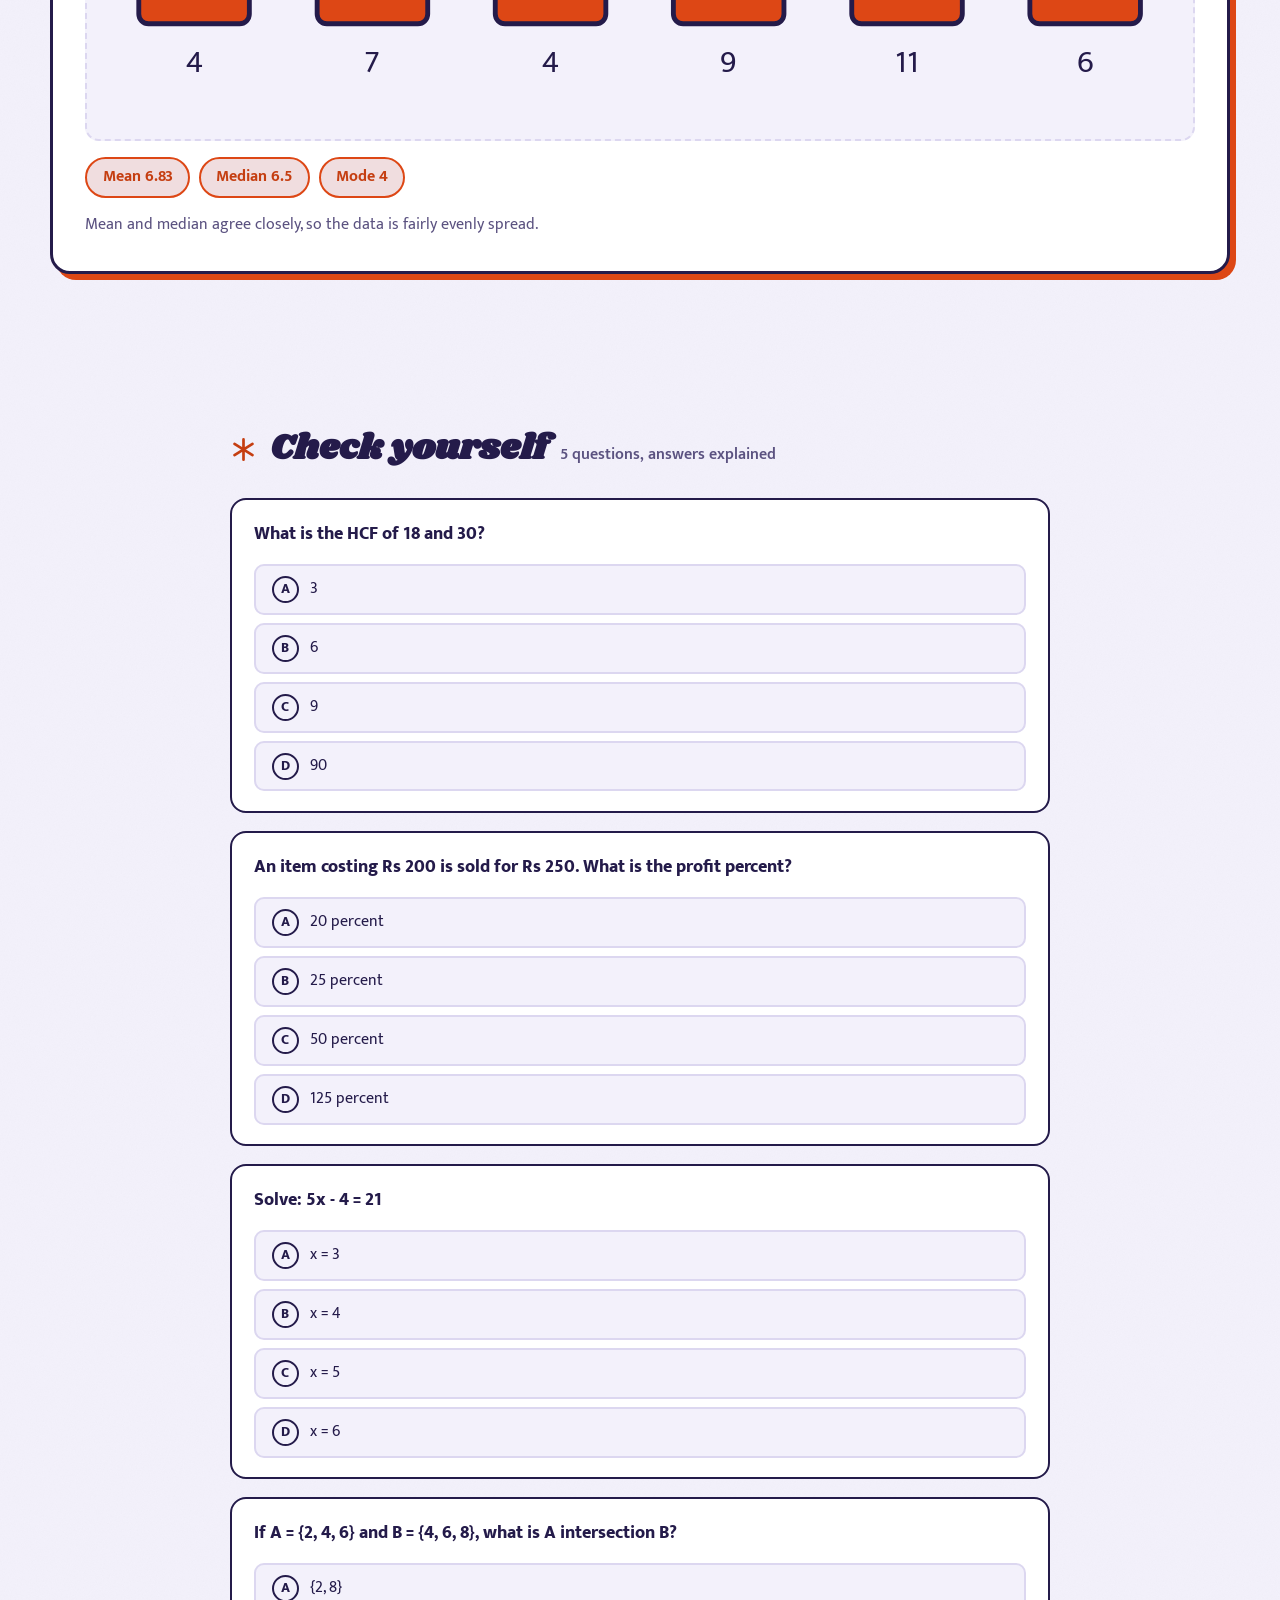
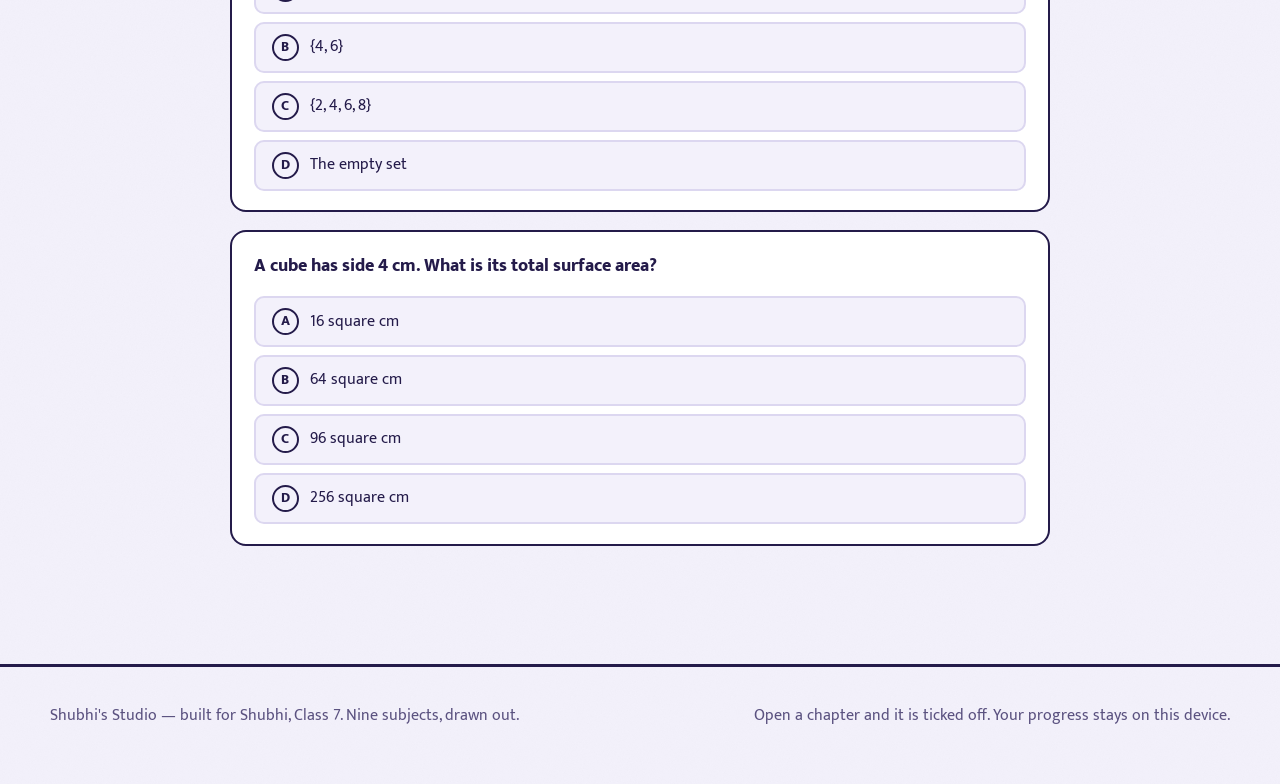
<file: subjects/maths.html>
<!doctype html>
<html lang="en">
<head>
<meta charset="utf-8">
<meta name="viewport" content="width=device-width, initial-scale=1, viewport-fit=cover">
<title>Maths — Shubhi&#x27;s Studio</title>
<meta name="description" content="Maths for Class 7: Numbers, shapes, and the quiet logic that holds them together.">
<meta name="color-scheme" content="light dark">
<link rel="icon" href="data:image/svg+xml,%3Csvg xmlns='http://www.w3.org/2000/svg' viewBox='0 0 32 32'%3E%3Ctext y='26' font-size='26'%3E%F0%9F%8E%A8%3C/text%3E%3C/svg%3E">
<script>(function(){try{var t=localStorage.getItem("shubhi.theme");if(t)document.documentElement.setAttribute("data-theme",t);}catch(e){}})();</script>
<link rel="preconnect" href="https://fonts.googleapis.com"><link rel="preconnect" href="https://fonts.gstatic.com" crossorigin><link rel="stylesheet" href="https://fonts.googleapis.com/css2?family=Mukta:wght@400;600;700;800&family=Shrikhand&display=swap">
<link rel="stylesheet" href="../assets/css/studio.css">
</head>
<body data-subject="maths" style="--subject:#DD4715;--subject-text:#C53E11">
<a class="skip" href="#main">Skip to the content</a>
<header class="topbar">
  <a class="topbar-mark" href="../index.html"><svg viewBox="0 0 32 32" aria-hidden="true" fill="none" stroke="currentColor"
 stroke-width="2.4" stroke-linecap="round" stroke-linejoin="round">
<path d="M6 26l3-8 13-13 5 5-13 13z"/><path d="M19 8l5 5"/><path d="M6 26l7-2"/></svg><span>Shubhi&#x27;s Studio</span></a>
  <nav class="topbar-nav" aria-label="Subjects"><a href="../subjects/maths.html" aria-current="page" title="Maths">Maths</a><a href="../subjects/physics.html" title="Physics">Physics</a><a href="../subjects/chemistry.html" title="Chemistry">Chemistry</a><a href="../subjects/biology.html" title="Biology">Biology</a><a href="../subjects/history-civics.html" title="History &amp; Civics">History</a><a href="../subjects/geography.html" title="Geography">Geography</a><a href="../subjects/computer.html" title="Computer Applications">Computers</a><a href="../subjects/sanskrit.html" title="Sanskrit">Sanskrit</a><a href="../subjects/english.html" title="English Language">English</a></nav>
  <details class="navmenu" data-navmenu>
    <summary class="navmenu-btn">Subjects <svg viewBox="0 0 24 24" aria-hidden="true" fill="none" stroke="currentColor"
 stroke-width="3.2" stroke-linecap="round" stroke-linejoin="round"><path d="M5 9l7 7 7-7"/></svg></summary>
    <nav class="navmenu-panel" aria-label="All subjects"><a href="../subjects/maths.html" style="--subject:#DD4715" aria-current="page"><svg viewBox="0 0 48 48" aria-hidden="true"><g fill="none" stroke="currentColor" stroke-width="2.2" stroke-linecap="round" stroke-linejoin="round">
<path d="M24 7v5"/><circle cx="24" cy="9" r="2.6"/>
<path d="M24 12 11 39"/><path d="M24 12l13 27"/>
<path d="M16.5 28c4.8 3 10.2 3 15 0"/><path d="M8 43h32"/>
<path d="M13 39l-2 4"/><path d="M35 39l2 4"/></g></svg><span>Maths</span></a><a href="../subjects/physics.html" style="--subject:#7A3CF0"><svg viewBox="0 0 48 48" aria-hidden="true"><g fill="none" stroke="currentColor" stroke-width="2.2" stroke-linecap="round" stroke-linejoin="round">
<path d="M24 10 40 36H8z"/><path d="M4 23h11"/>
<path d="M31 27l13-5"/><path d="M32 31l12-1"/><path d="M32.5 35l11 4"/>
<circle cx="24" cy="26" r="1.6" fill="currentColor"/></g></svg><span>Physics</span></a><a href="../subjects/chemistry.html" style="--subject:#0E95D6"><svg viewBox="0 0 48 48" aria-hidden="true"><g fill="none" stroke="currentColor" stroke-width="2.2" stroke-linecap="round" stroke-linejoin="round">
<path d="M19 6h10"/><path d="M21 6v13L10 37a4 4 0 003.5 6h21a4 4 0 003.5-6L27 19V6"/>
<path d="M15.5 29h17"/><circle cx="21" cy="35" r="2"/><circle cx="28" cy="38" r="1.4"/>
<circle cx="25" cy="31.5" r="1.1"/></g></svg><span>Chemistry</span></a><a href="../subjects/biology.html" style="--subject:#1E9E58"><svg viewBox="0 0 48 48" aria-hidden="true"><g fill="none" stroke="currentColor" stroke-width="2.2" stroke-linecap="round" stroke-linejoin="round">
<path d="M9 41C7 24 17 7 40 7c2 20-9 34-31 34z"/>
<path d="M9 41C16 32 26 21 40 7"/>
<path d="M16 32l-1-8"/><path d="M23 25l-1-8"/><path d="M30 17l-1-7"/>
<path d="M16 32l8 1"/><path d="M23 25l8 1"/></g></svg><span>Biology</span></a><a href="../subjects/history-civics.html" style="--subject:#8B2E6B"><svg viewBox="0 0 48 48" aria-hidden="true"><g fill="none" stroke="currentColor" stroke-width="2.2" stroke-linecap="round" stroke-linejoin="round">
<path d="M9 42V24a15 15 0 0130 0v18"/>
<path d="M16 42V25a8 8 0 0116 0v17"/>
<path d="M24 9V4"/><path d="M5 42h38"/>
<path d="M24 25v10"/><path d="M19 30h10"/></g></svg><span>History</span></a><a href="../subjects/geography.html" style="--subject:#2F57C9"><svg viewBox="0 0 48 48" aria-hidden="true"><g fill="none" stroke="currentColor" stroke-width="2.2" stroke-linecap="round" stroke-linejoin="round">
<circle cx="24" cy="24" r="17"/><path d="M7 24h34"/>
<path d="M24 7c5 5 7.5 11 7.5 17S29 36 24 41c-5-5-7.5-11-7.5-17S19 12 24 7z"/>
<path d="M10.5 14c4 2.6 8.6 4 13.5 4s9.5-1.4 13.5-4"/>
<path d="M10.5 34c4-2.6 8.6-4 13.5-4s9.5 1.4 13.5 4"/></g></svg><span>Geography</span></a><a href="../subjects/computer.html" style="--subject:#00968F"><svg viewBox="0 0 48 48" aria-hidden="true"><g fill="none" stroke="currentColor" stroke-width="2.2" stroke-linecap="round" stroke-linejoin="round">
<rect x="5" y="9" width="38" height="26" rx="3"/>
<path d="M18 40h12"/><path d="M24 35v5"/>
<path d="M19 17l-5 5 5 5"/><path d="M29 17l5 5-5 5"/></g></svg><span>Computers</span></a><a href="../subjects/sanskrit.html" style="--subject:#E08A00"><svg viewBox="0 0 48 48" aria-hidden="true"><g fill="none" stroke="currentColor" stroke-width="2.2" stroke-linecap="round" stroke-linejoin="round">
<rect x="6" y="11" width="36" height="26" rx="3"/>
<path d="M6 16h36"/><circle cx="12" cy="24" r="1.3" fill="currentColor"/>
<circle cx="36" cy="24" r="1.3" fill="currentColor"/></g>
<text x="24" y="33" text-anchor="middle" font-size="16" font-weight="700"
 font-family="Mukta, serif" fill="currentColor">अ</text></svg><span>Sanskrit</span></a><a href="../subjects/english.html" style="--subject:#C41E4C"><svg viewBox="0 0 48 48" aria-hidden="true"><g fill="none" stroke="currentColor" stroke-width="2.2" stroke-linecap="round" stroke-linejoin="round">
<path d="M24 5l11 13-11 25-11-25z"/><path d="M24 5v38"/>
<path d="M13 18h22"/><circle cx="24" cy="23" r="3"/>
<path d="M8 43c4-3 7-4.5 9-5"/></g></svg><span>English</span></a></nav>
  </details>
  <button class="theme-toggle" type="button" aria-label="Switch between light and dark paper">
    <svg class="ico-moon" viewBox="0 0 24 24" aria-hidden="true" fill="none" stroke="currentColor"
 stroke-width="2.2" stroke-linecap="round" stroke-linejoin="round"><path d="M20 14A8.5 8.5 0 019.5 3.5 8.5 8.5 0 1020 14z"/></svg><svg class="ico-sun" viewBox="0 0 24 24" aria-hidden="true" fill="none" stroke="currentColor"
 stroke-width="2.2" stroke-linecap="round"><circle cx="12" cy="12" r="4.2"/>
<path d="M12 2v2M12 20v2M2 12h2M20 12h2M5 5l1.5 1.5M17.5 17.5L19 19M19 5l-1.5 1.5M6.5 17.5L5 19"/></svg>
  </button>
</header>
<main id="main">
<div class="subject-hero"><div class="wrap">
  <a class="backlink" href="../index.html"><svg viewBox="0 0 24 24" aria-hidden="true" fill="none" stroke="currentColor"
 stroke-width="3" stroke-linecap="round" stroke-linejoin="round"><path d="M14 5l-7 7 7 7"/></svg> All subjects</a>
  <div class="subject-hero-grid">
    <div>
      <h1>Maths</h1>
      <p class="tagline">Rules you can see, once you draw them.</p>
      <p class="intro">Most of Class 7 maths is one idea wearing different hats: if you can write it down, you can rearrange it. Fractions, ratios, algebra and area are all just careful rearranging. Draw the thing first, then do the sum.</p>
      <div class="chip-bar" style="max-width:280px;margin-top:1.4rem"><i data-progress-bar></i></div>
      <p class="lab-sub" style="margin:.45rem 0 0" data-progress-label></p>
    </div>
    <div class="subject-hero-ico"><svg viewBox="0 0 48 48" aria-hidden="true"><g fill="none" stroke="currentColor" stroke-width="2.2" stroke-linecap="round" stroke-linejoin="round">
<path d="M24 7v5"/><circle cx="24" cy="9" r="2.6"/>
<path d="M24 12 11 39"/><path d="M24 12l13 27"/>
<path d="M16.5 28c4.8 3 10.2 3 15 0"/><path d="M8 43h32"/>
<path d="M13 39l-2 4"/><path d="M35 39l2 4"/></g></svg></div>
  </div>
</div></div>

<section class="section wrap">
  <div class="section-head"><svg class="mark" viewBox="0 0 24 24" aria-hidden="true" fill="none" stroke="currentColor"
 stroke-width="2.4" stroke-linecap="round"><path d="M12 3v18M4 7l16 10M20 7L4 17"/></svg><h2>Chapters</h2>
    <span class="count">7 of them</span>
    <button class="btn btn-sm" type="button" data-expand style="margin-left:auto">Open all</button>
  </div>
  <div class="chapters"><details class="chapter" data-ch="number-system">
  <summary>
    <span class="ch-num" aria-hidden="true"></span>
    <span class="ch-titles"><h3>Number System</h3><p>Every number you will meet this year fits somewhere on one line.</p></span>
    <svg class="ch-chevron" viewBox="0 0 24 24" aria-hidden="true" fill="none"
 stroke="currentColor" stroke-width="3" stroke-linecap="round" stroke-linejoin="round">
<path d="M5 9l7 7 7-7"/></svg>
  </summary>
  <div class="ch-body"><p>Integers are the whole numbers plus their negatives, stretching both ways from zero. Fractions and decimals are two ways of writing the same in-between amounts. A rational number is anything you can write as p/q where q is not zero, which quietly includes integers, fractions and terminating or repeating decimals.</p><p>Exponents are shorthand for repeated multiplication: 2^5 means five 2s multiplied, not 2 times 5. HCF is the biggest number that divides two numbers cleanly; LCM is the smallest number both divide into. Prime factorisation finds both at once.</p><div class="draw-note"><svg viewBox="0 0 24 24" aria-hidden="true" fill="none" stroke="currentColor"
 stroke-width="2" stroke-linecap="round" stroke-linejoin="round">
<path d="M3 20l2-6 10-10 4 4-10 10z"/><path d="M13 6l4 4"/></svg><p><b>Draw it</b>Draw one long number line across your page. Mark -3 to 3, then squeeze in 1/2, 0.75 and -5/4. Seeing them share a line kills the fear of negatives.</p></div><ul class="points"><li><span>Two negatives multiplied give a positive; a negative and a positive give a negative.</span></li><li><span>To compare fractions, make the denominators the same, then compare numerators.</span></li><li><span>HCF times LCM equals the product of the two numbers.</span></li><li><span>Anything to the power zero is 1, as long as the base is not zero.</span></li></ul><div class="worked"><h4>Find the HCF and LCM of 24 and 36</h4><ol><li>Factorise: 24 = 2 x 2 x 2 x 3, and 36 = 2 x 2 x 3 x 3.</li><li>HCF takes the factors in common, lowest power each: 2 x 2 x 3 = 12.</li><li>LCM takes every factor, highest power each: 2 x 2 x 2 x 3 x 3 = 72.</li></ol><p class="answer">HCF = 12, LCM = 72. Check: 12 x 72 = 864, and 24 x 36 = 864.</p></div></div>
</details><details class="chapter" data-ch="ratio-arithmetic">
  <summary>
    <span class="ch-num" aria-hidden="true"></span>
    <span class="ch-titles"><h3>Ratio, Proportion and Arithmetic</h3><p>Percentage, profit and interest are all the same sum in different clothes.</p></span>
    <svg class="ch-chevron" viewBox="0 0 24 24" aria-hidden="true" fill="none"
 stroke="currentColor" stroke-width="3" stroke-linecap="round" stroke-linejoin="round">
<path d="M5 9l7 7 7-7"/></svg>
  </summary>
  <div class="ch-body"><p>A ratio compares two amounts of the same kind; a proportion says two ratios are equal. Once you spot a proportion you can cross-multiply and solve for the missing piece. The unitary method is just finding the value of one thing first, then scaling.</p><p>Percentage is a ratio with the denominator fixed at 100. Profit and loss are percentages of the cost price, never the selling price. Simple interest is I = PRT/100, and speed, time and distance link through distance = speed x time.</p><div class="draw-note"><svg viewBox="0 0 24 24" aria-hidden="true" fill="none" stroke="currentColor"
 stroke-width="2" stroke-linecap="round" stroke-linejoin="round">
<path d="M3 20l2-6 10-10 4 4-10 10z"/><path d="M13 6l4 4"/></svg><p><b>Draw it</b>Draw a bar split into 100 tiny squares. Shade 15 of them. That is 15 percent, and you will never again wonder whether to multiply or divide.</p></div><ul class="points"><li><span>Profit percent and loss percent are always calculated on cost price.</span></li><li><span>If the ratio a:b = c:d, then a x d = b x c.</span></li><li><span>Average speed is total distance divided by total time, not the average of two speeds.</span></li><li><span>To increase a number by r percent, multiply it by (100 + r)/100.</span></li></ul><div class="worked"><h4>A bag bought for Rs 480 is sold for Rs 600. Find the profit percent.</h4><ol><li>Profit = selling price minus cost price = 600 - 480 = Rs 120.</li><li>Profit percent = (profit / cost price) x 100.</li><li>= (120 / 480) x 100 = 25.</li></ol><p class="answer">Profit is 25 percent. Note it is divided by 480, the cost price, not by 600.</p></div></div>
</details><details class="chapter" data-ch="algebra">
  <summary>
    <span class="ch-num" aria-hidden="true"></span>
    <span class="ch-titles"><h3>Algebra</h3><p>A letter is just a number wearing a mask until you work out who it is.</p></span>
    <svg class="ch-chevron" viewBox="0 0 24 24" aria-hidden="true" fill="none"
 stroke="currentColor" stroke-width="3" stroke-linecap="round" stroke-linejoin="round">
<path d="M5 9l7 7 7-7"/></svg>
  </summary>
  <div class="ch-body"><p>An algebraic expression is built from terms. Like terms have exactly the same letters raised to the same powers, and only like terms can be added or subtracted. 5x and 3x add to 8x; 5x and 3x squared do not add at all.</p><p>An equation says two expressions are equal, and solving it means doing the same thing to both sides until the letter stands alone. An inequation uses a greater-than or less-than sign instead, and behaves the same way with one catch: multiply or divide by a negative and the sign flips.</p><div class="draw-note"><svg viewBox="0 0 24 24" aria-hidden="true" fill="none" stroke="currentColor"
 stroke-width="2" stroke-linecap="round" stroke-linejoin="round">
<path d="M3 20l2-6 10-10 4 4-10 10z"/><path d="M13 6l4 4"/></svg><p><b>Draw it</b>Draw a balance scale. Put 2x + 3 in the left pan and 11 in the right. Every step you take, take it from both pans or the scale tips.</p></div><ul class="points"><li><span>Only like terms combine. Check the letters and the powers.</span></li><li><span>Whatever you do to one side of an equation, do to the other.</span></li><li><span>Multiplying or dividing an inequation by a negative reverses the sign.</span></li><li><span>Always substitute your answer back into the original to check it.</span></li></ul><div class="worked"><h4>Solve 3(x - 2) = x + 8</h4><ol><li>Open the bracket: 3x - 6 = x + 8.</li><li>Subtract x from both sides: 2x - 6 = 8.</li><li>Add 6 to both sides: 2x = 14.</li><li>Divide both sides by 2: x = 7.</li></ol><p class="answer">x = 7. Check: 3(7 - 2) = 15, and 7 + 8 = 15.</p></div></div>
</details><details class="chapter" data-ch="sets">
  <summary>
    <span class="ch-num" aria-hidden="true"></span>
    <span class="ch-titles"><h3>Set Theory</h3><p>A set is a collection with no duplicates and no particular order.</p></span>
    <svg class="ch-chevron" viewBox="0 0 24 24" aria-hidden="true" fill="none"
 stroke="currentColor" stroke-width="3" stroke-linecap="round" stroke-linejoin="round">
<path d="M5 9l7 7 7-7"/></svg>
  </summary>
  <div class="ch-body"><p>Sets are written in curly brackets. A finite set has countable members, an infinite one does not, and the empty set has none at all. Two sets are equal if they hold exactly the same members, regardless of the order you wrote them in.</p><p>Union means everything in either set, written with a cup symbol. Intersection means only what sits in both, written with a cap. A Venn diagram makes both obvious at a glance, which is why examiners love asking you to draw one.</p><div class="draw-note"><svg viewBox="0 0 24 24" aria-hidden="true" fill="none" stroke="currentColor"
 stroke-width="2" stroke-linecap="round" stroke-linejoin="round">
<path d="M3 20l2-6 10-10 4 4-10 10z"/><path d="M13 6l4 4"/></svg><p><b>Draw it</b>Two overlapping circles, big and loose. Label the left one A, the right one B, and the lens in the middle is the intersection. Shade it.</p></div><ul class="points"><li><span>Elements are never repeated inside a set.</span></li><li><span>The empty set is a subset of every set, including itself.</span></li><li><span>A union B holds everything; A intersection B holds only the shared part.</span></li><li><span>The number of subsets of a set with n members is 2 to the power n.</span></li></ul><div class="worked"><h4>If A = {1, 2, 3, 4} and B = {3, 4, 5}, find both operations</h4><ol><li>Union: list every element once, from both sets.</li><li>A union B = {1, 2, 3, 4, 5}.</li><li>Intersection: list only the elements appearing in both.</li><li>A intersection B = {3, 4}.</li></ol><p class="answer">Union has 5 members, intersection has 2. Try it in the lab below.</p></div></div>
</details><details class="chapter" data-ch="geometry">
  <summary>
    <span class="ch-num" aria-hidden="true"></span>
    <span class="ch-titles"><h3>Geometry</h3><p>Angles, triangles and circles follow a handful of rules that never bend.</p></span>
    <svg class="ch-chevron" viewBox="0 0 24 24" aria-hidden="true" fill="none"
 stroke="currentColor" stroke-width="3" stroke-linecap="round" stroke-linejoin="round">
<path d="M5 9l7 7 7-7"/></svg>
  </summary>
  <div class="ch-body"><p>When a straight line cuts two parallel lines, matching angles are equal: corresponding angles, alternate angles, and co-interior angles adding to 180 degrees. Nearly every parallel-lines question is solved by naming which pair you are using.</p><p>Triangle angles always sum to 180 degrees. Two triangles are congruent, meaning identical in shape and size, if they satisfy SSS, SAS, ASA, AAS or RHS. Symmetry comes in two kinds: reflection, where a mirror line maps the shape onto itself, and rotation, where turning about a centre does.</p><div class="draw-note"><svg viewBox="0 0 24 24" aria-hidden="true" fill="none" stroke="currentColor"
 stroke-width="2" stroke-linecap="round" stroke-linejoin="round">
<path d="M3 20l2-6 10-10 4 4-10 10z"/><path d="M13 6l4 4"/></svg><p><b>Draw it</b>Draw any scruffy triangle, tear off the three corners, and lay them edge to edge. They form a straight line. That is the 180 degree rule, proved with your hands.</p></div><ul class="points"><li><span>Angles on a straight line add to 180; angles around a point add to 360.</span></li><li><span>The exterior angle of a triangle equals the sum of the two opposite interior angles.</span></li><li><span>A square has 4 lines of symmetry; a circle has infinitely many.</span></li><li><span>Order of rotational symmetry counts how many times a shape fits onto itself in one full turn.</span></li></ul><div class="worked"><h4>A triangle has angles 3x, 4x and 5x. Find each one.</h4><ol><li>The three angles add to 180: 3x + 4x + 5x = 180.</li><li>Collect like terms: 12x = 180.</li><li>Divide: x = 15.</li></ol><p class="answer">The angles are 45, 60 and 75 degrees. They add to 180, so it checks out.</p></div></div>
</details><details class="chapter" data-ch="mensuration">
  <summary>
    <span class="ch-num" aria-hidden="true"></span>
    <span class="ch-titles"><h3>Mensuration</h3><p>Perimeter is the walk around it, area is the paint to cover it, volume is the water to fill it.</p></span>
    <svg class="ch-chevron" viewBox="0 0 24 24" aria-hidden="true" fill="none"
 stroke="currentColor" stroke-width="3" stroke-linecap="round" stroke-linejoin="round">
<path d="M5 9l7 7 7-7"/></svg>
  </summary>
  <div class="ch-body"><p>For flat shapes: a rectangle has area length times breadth, a square has side squared, and a triangle has half base times height. The height must be perpendicular to the base you chose, which is the single most common slip.</p><p>For solids: a cube of side a has volume a cubed and surface area 6a squared. A cuboid has volume l x b x h and surface area 2(lb + bh + hl). Units matter: area comes out in square units, volume in cubic units.</p><div class="draw-note"><svg viewBox="0 0 24 24" aria-hidden="true" fill="none" stroke="currentColor"
 stroke-width="2" stroke-linecap="round" stroke-linejoin="round">
<path d="M3 20l2-6 10-10 4 4-10 10z"/><path d="M13 6l4 4"/></svg><p><b>Draw it</b>Unfold a matchbox flat. The six rectangles you see are literally the surface area formula. Count them and the 2(lb + bh + hl) stops being something to memorise.</p></div><ul class="points"><li><span>Perimeter is a length, area is length squared, volume is length cubed.</span></li><li><span>Triangle height is always perpendicular to the base.</span></li><li><span>Convert all measurements to the same unit before calculating.</span></li><li><span>1 cubic centimetre holds 1 millilitre of water.</span></li></ul><div class="worked"><h4>Find the volume and surface area of a cuboid 8 cm by 5 cm by 3 cm</h4><ol><li>Volume = l x b x h = 8 x 5 x 3 = 120.</li><li>Surface area = 2(lb + bh + hl).</li><li>lb = 40, bh = 15, hl = 24, so the sum is 79.</li><li>Surface area = 2 x 79 = 158.</li></ol><p class="answer">Volume 120 cubic cm, surface area 158 square cm. Note the different units.</p></div></div>
</details><details class="chapter" data-ch="data-handling">
  <summary>
    <span class="ch-num" aria-hidden="true"></span>
    <span class="ch-titles"><h3>Data Handling</h3><p>Three different answers to the question what is a typical value.</p></span>
    <svg class="ch-chevron" viewBox="0 0 24 24" aria-hidden="true" fill="none"
 stroke="currentColor" stroke-width="3" stroke-linecap="round" stroke-linejoin="round">
<path d="M5 9l7 7 7-7"/></svg>
  </summary>
  <div class="ch-body"><p>Mean is the total shared equally, median is the middle value once sorted, and mode is the one that appears most often. They disagree whenever the data has an extreme value, and the disagreement is usually the interesting part.</p><p>Probability measures how likely something is, from 0 for impossible to 1 for certain. It is the number of favourable outcomes divided by the total number of equally likely outcomes.</p><div class="draw-note"><svg viewBox="0 0 24 24" aria-hidden="true" fill="none" stroke="currentColor"
 stroke-width="2" stroke-linecap="round" stroke-linejoin="round">
<path d="M3 20l2-6 10-10 4 4-10 10z"/><path d="M13 6l4 4"/></svg><p><b>Draw it</b>Plot your data as a bar graph first, before calculating anything. The mode is the tallest bar, and you can usually eyeball roughly where the mean should land.</p></div><ul class="points"><li><span>Always sort the data before finding the median.</span></li><li><span>With an even count, the median is the average of the two middle values.</span></li><li><span>A set can have no mode, one mode, or several.</span></li><li><span>All the probabilities of an event and its opposite add to 1.</span></li></ul><div class="worked"><h4>Find the mean, median and mode of 4, 7, 4, 9, 11</h4><ol><li>Mean: total is 4 + 7 + 4 + 9 + 11 = 35, and there are 5 values, so 35 / 5 = 7.</li><li>Sort them: 4, 4, 7, 9, 11. The middle value is 7.</li><li>Mode: 4 appears twice, everything else once.</li></ol><p class="answer">Mean 7, median 7, mode 4. Here mean and median agree because the data is fairly even.</p></div></div>
</details></div>
</section>

<section class="section wrap">
  <div class="section-head"><svg class="mark" viewBox="0 0 24 24" aria-hidden="true" fill="none" stroke="currentColor"
 stroke-width="2.4" stroke-linecap="round"><path d="M12 3v18M4 7l16 10M20 7L4 17"/></svg><h2>Play with it</h2>
  <span class="count">Change something and watch what happens</span></div>
  <div class="lab" data-lab="venn"></div><div class="lab" data-lab="stats"></div>
</section>

<section class="section wrap narrow">
  <div class="section-head"><svg class="mark" viewBox="0 0 24 24" aria-hidden="true" fill="none" stroke="currentColor"
 stroke-width="2.4" stroke-linecap="round"><path d="M12 3v18M4 7l16 10M20 7L4 17"/></svg><h2>Check yourself</h2>
  <span class="count">5 questions, answers explained</span></div>
  <div>
  <div class="quiz" data-quiz><div class="q" data-a="1"><p class="qt">What is the HCF of 18 and 30?</p><ol><li><button class="opt" type="button"><span class="key">A</span><span>3</span></button></li><li><button class="opt" type="button"><span class="key">B</span><span>6</span></button></li><li><button class="opt" type="button"><span class="key">C</span><span>9</span></button></li><li><button class="opt" type="button"><span class="key">D</span><span>90</span></button></li></ol><p class="why" hidden><b data-verdict></b> 18 = 2 x 3 x 3 and 30 = 2 x 3 x 5. The shared factors are 2 and 3, so the HCF is 6.</p></div><div class="q" data-a="1"><p class="qt">An item costing Rs 200 is sold for Rs 250. What is the profit percent?</p><ol><li><button class="opt" type="button"><span class="key">A</span><span>20 percent</span></button></li><li><button class="opt" type="button"><span class="key">B</span><span>25 percent</span></button></li><li><button class="opt" type="button"><span class="key">C</span><span>50 percent</span></button></li><li><button class="opt" type="button"><span class="key">D</span><span>125 percent</span></button></li></ol><p class="why" hidden><b data-verdict></b> Profit is Rs 50, and it is always divided by the cost price: (50 / 200) x 100 = 25 percent.</p></div><div class="q" data-a="2"><p class="qt">Solve: 5x - 4 = 21</p><ol><li><button class="opt" type="button"><span class="key">A</span><span>x = 3</span></button></li><li><button class="opt" type="button"><span class="key">B</span><span>x = 4</span></button></li><li><button class="opt" type="button"><span class="key">C</span><span>x = 5</span></button></li><li><button class="opt" type="button"><span class="key">D</span><span>x = 6</span></button></li></ol><p class="why" hidden><b data-verdict></b> Add 4 to both sides to get 5x = 25, then divide both sides by 5 to get x = 5.</p></div><div class="q" data-a="1"><p class="qt">If A = {2, 4, 6} and B = {4, 6, 8}, what is A intersection B?</p><ol><li><button class="opt" type="button"><span class="key">A</span><span>{2, 8}</span></button></li><li><button class="opt" type="button"><span class="key">B</span><span>{4, 6}</span></button></li><li><button class="opt" type="button"><span class="key">C</span><span>{2, 4, 6, 8}</span></button></li><li><button class="opt" type="button"><span class="key">D</span><span>The empty set</span></button></li></ol><p class="why" hidden><b data-verdict></b> Intersection keeps only the elements that appear in both sets, which are 4 and 6.</p></div><div class="q" data-a="2"><p class="qt">A cube has side 4 cm. What is its total surface area?</p><ol><li><button class="opt" type="button"><span class="key">A</span><span>16 square cm</span></button></li><li><button class="opt" type="button"><span class="key">B</span><span>64 square cm</span></button></li><li><button class="opt" type="button"><span class="key">C</span><span>96 square cm</span></button></li><li><button class="opt" type="button"><span class="key">D</span><span>256 square cm</span></button></li></ol><p class="why" hidden><b data-verdict></b> Surface area of a cube is 6 times side squared: 6 x 16 = 96 square cm. The 64 is its volume.</p></div></div>
  <div class="quiz-score" data-score hidden style="margin-top:1rem">
    <strong></strong><p></p>
    <button class="btn btn-sm" type="button" data-retry>Start again</button>
  </div>
</div>
</section>
</main>
<footer class="foot"><div class="wrap foot-grid">
  <p style="margin:0">Shubhi&#x27;s Studio — built for Shubhi, Class 7. Nine subjects, drawn out.</p>
  <p style="margin:0">Open a chapter and it is ticked off. Your progress stays on this device.</p>
</div></footer>
<script src="../assets/js/studio.js" defer></script>
<script src="../assets/js/labs.js" defer></script>
</body>
</html>
</file>
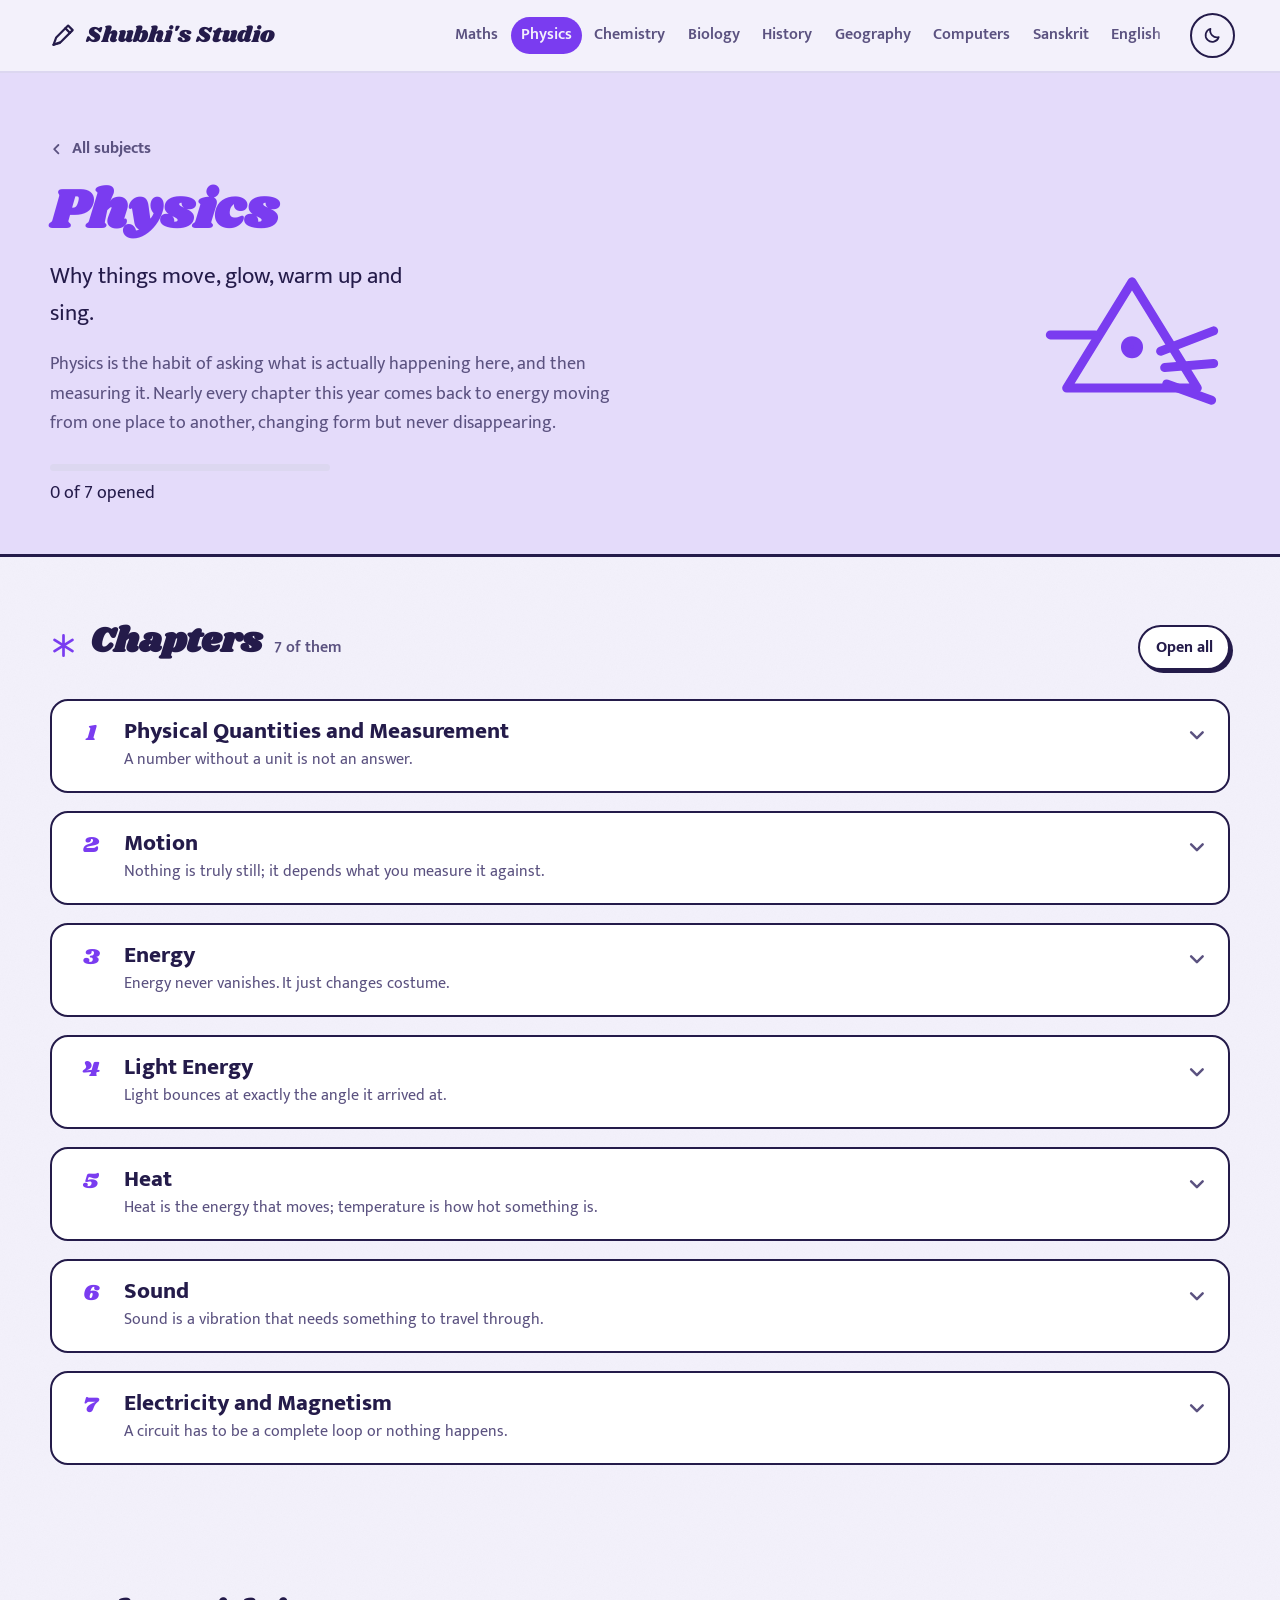
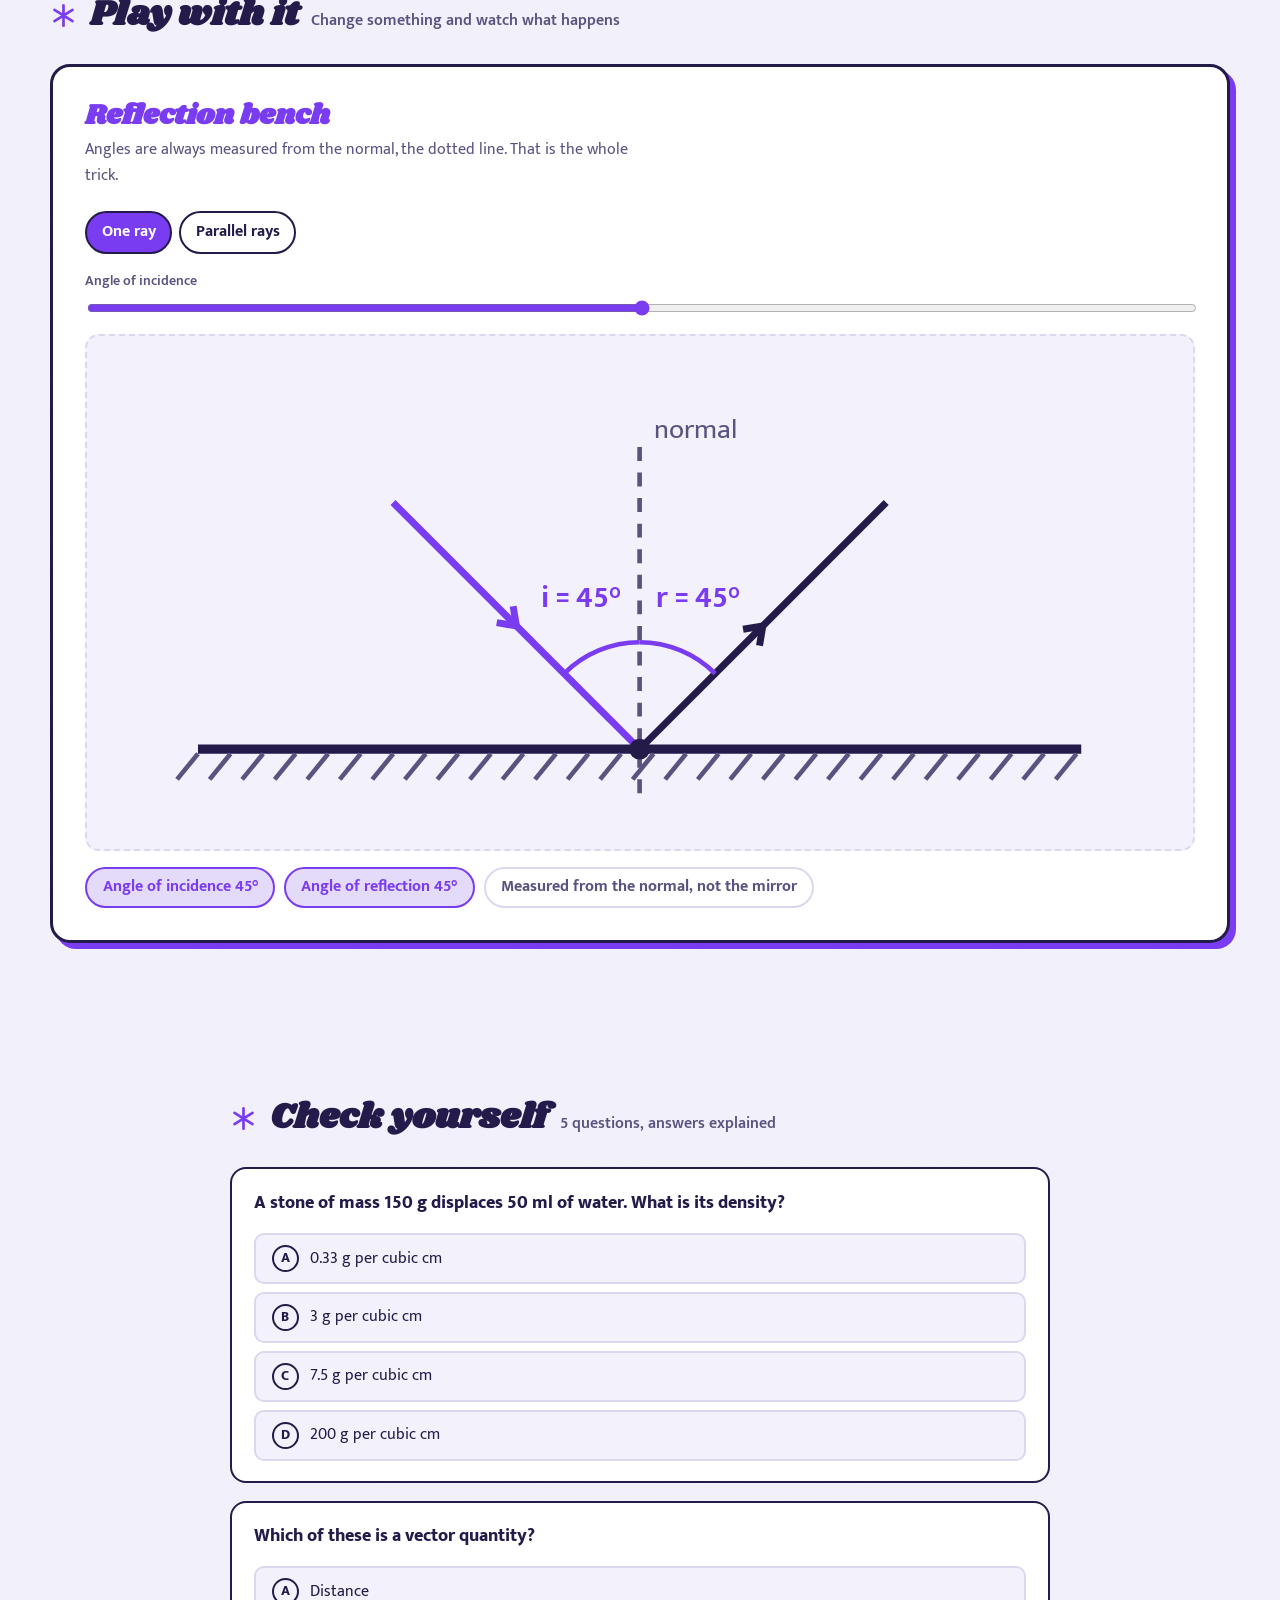
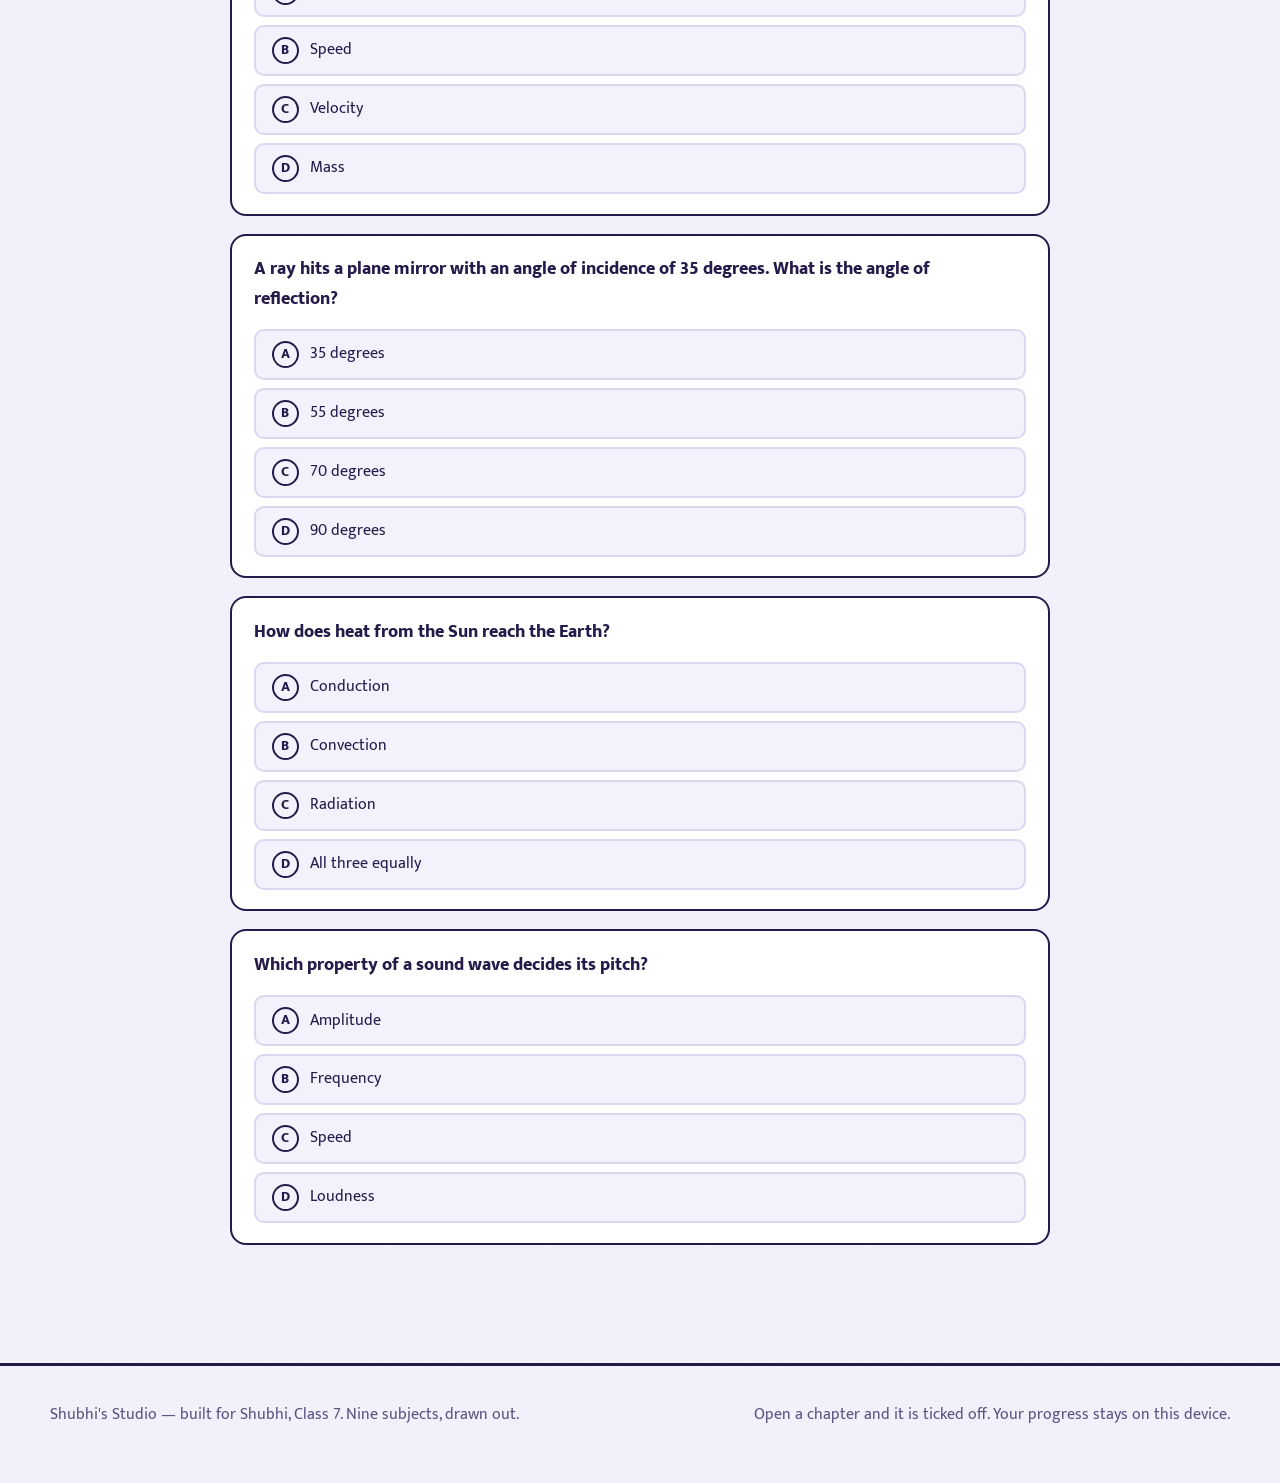
<file: subjects/physics.html>
<!doctype html>
<html lang="en">
<head>
<meta charset="utf-8">
<meta name="viewport" content="width=device-width, initial-scale=1, viewport-fit=cover">
<title>Physics — Shubhi&#x27;s Studio</title>
<meta name="description" content="Physics for Class 7: Measurement, motion, energy, light, heat, sound and the pull of magnets.">
<meta name="color-scheme" content="light dark">
<link rel="icon" href="data:image/svg+xml,%3Csvg xmlns='http://www.w3.org/2000/svg' viewBox='0 0 32 32'%3E%3Ctext y='26' font-size='26'%3E%F0%9F%8E%A8%3C/text%3E%3C/svg%3E">
<script>(function(){try{var t=localStorage.getItem("shubhi.theme");if(t)document.documentElement.setAttribute("data-theme",t);}catch(e){}})();</script>
<link rel="preconnect" href="https://fonts.googleapis.com"><link rel="preconnect" href="https://fonts.gstatic.com" crossorigin><link rel="stylesheet" href="https://fonts.googleapis.com/css2?family=Mukta:wght@400;600;700;800&family=Shrikhand&display=swap">
<link rel="stylesheet" href="../assets/css/studio.css">
</head>
<body data-subject="physics" style="--subject:#7A3CF0;--subject-text:#7A3CF0">
<a class="skip" href="#main">Skip to the content</a>
<header class="topbar">
  <a class="topbar-mark" href="../index.html"><svg viewBox="0 0 32 32" aria-hidden="true" fill="none" stroke="currentColor"
 stroke-width="2.4" stroke-linecap="round" stroke-linejoin="round">
<path d="M6 26l3-8 13-13 5 5-13 13z"/><path d="M19 8l5 5"/><path d="M6 26l7-2"/></svg><span>Shubhi&#x27;s Studio</span></a>
  <nav class="topbar-nav" aria-label="Subjects"><a href="../subjects/maths.html" title="Maths">Maths</a><a href="../subjects/physics.html" aria-current="page" title="Physics">Physics</a><a href="../subjects/chemistry.html" title="Chemistry">Chemistry</a><a href="../subjects/biology.html" title="Biology">Biology</a><a href="../subjects/history-civics.html" title="History &amp; Civics">History</a><a href="../subjects/geography.html" title="Geography">Geography</a><a href="../subjects/computer.html" title="Computer Applications">Computers</a><a href="../subjects/sanskrit.html" title="Sanskrit">Sanskrit</a><a href="../subjects/english.html" title="English Language">English</a></nav>
  <details class="navmenu" data-navmenu>
    <summary class="navmenu-btn">Subjects <svg viewBox="0 0 24 24" aria-hidden="true" fill="none" stroke="currentColor"
 stroke-width="3.2" stroke-linecap="round" stroke-linejoin="round"><path d="M5 9l7 7 7-7"/></svg></summary>
    <nav class="navmenu-panel" aria-label="All subjects"><a href="../subjects/maths.html" style="--subject:#DD4715"><svg viewBox="0 0 48 48" aria-hidden="true"><g fill="none" stroke="currentColor" stroke-width="2.2" stroke-linecap="round" stroke-linejoin="round">
<path d="M24 7v5"/><circle cx="24" cy="9" r="2.6"/>
<path d="M24 12 11 39"/><path d="M24 12l13 27"/>
<path d="M16.5 28c4.8 3 10.2 3 15 0"/><path d="M8 43h32"/>
<path d="M13 39l-2 4"/><path d="M35 39l2 4"/></g></svg><span>Maths</span></a><a href="../subjects/physics.html" style="--subject:#7A3CF0" aria-current="page"><svg viewBox="0 0 48 48" aria-hidden="true"><g fill="none" stroke="currentColor" stroke-width="2.2" stroke-linecap="round" stroke-linejoin="round">
<path d="M24 10 40 36H8z"/><path d="M4 23h11"/>
<path d="M31 27l13-5"/><path d="M32 31l12-1"/><path d="M32.5 35l11 4"/>
<circle cx="24" cy="26" r="1.6" fill="currentColor"/></g></svg><span>Physics</span></a><a href="../subjects/chemistry.html" style="--subject:#0E95D6"><svg viewBox="0 0 48 48" aria-hidden="true"><g fill="none" stroke="currentColor" stroke-width="2.2" stroke-linecap="round" stroke-linejoin="round">
<path d="M19 6h10"/><path d="M21 6v13L10 37a4 4 0 003.5 6h21a4 4 0 003.5-6L27 19V6"/>
<path d="M15.5 29h17"/><circle cx="21" cy="35" r="2"/><circle cx="28" cy="38" r="1.4"/>
<circle cx="25" cy="31.5" r="1.1"/></g></svg><span>Chemistry</span></a><a href="../subjects/biology.html" style="--subject:#1E9E58"><svg viewBox="0 0 48 48" aria-hidden="true"><g fill="none" stroke="currentColor" stroke-width="2.2" stroke-linecap="round" stroke-linejoin="round">
<path d="M9 41C7 24 17 7 40 7c2 20-9 34-31 34z"/>
<path d="M9 41C16 32 26 21 40 7"/>
<path d="M16 32l-1-8"/><path d="M23 25l-1-8"/><path d="M30 17l-1-7"/>
<path d="M16 32l8 1"/><path d="M23 25l8 1"/></g></svg><span>Biology</span></a><a href="../subjects/history-civics.html" style="--subject:#8B2E6B"><svg viewBox="0 0 48 48" aria-hidden="true"><g fill="none" stroke="currentColor" stroke-width="2.2" stroke-linecap="round" stroke-linejoin="round">
<path d="M9 42V24a15 15 0 0130 0v18"/>
<path d="M16 42V25a8 8 0 0116 0v17"/>
<path d="M24 9V4"/><path d="M5 42h38"/>
<path d="M24 25v10"/><path d="M19 30h10"/></g></svg><span>History</span></a><a href="../subjects/geography.html" style="--subject:#2F57C9"><svg viewBox="0 0 48 48" aria-hidden="true"><g fill="none" stroke="currentColor" stroke-width="2.2" stroke-linecap="round" stroke-linejoin="round">
<circle cx="24" cy="24" r="17"/><path d="M7 24h34"/>
<path d="M24 7c5 5 7.5 11 7.5 17S29 36 24 41c-5-5-7.5-11-7.5-17S19 12 24 7z"/>
<path d="M10.5 14c4 2.6 8.6 4 13.5 4s9.5-1.4 13.5-4"/>
<path d="M10.5 34c4-2.6 8.6-4 13.5-4s9.5 1.4 13.5 4"/></g></svg><span>Geography</span></a><a href="../subjects/computer.html" style="--subject:#00968F"><svg viewBox="0 0 48 48" aria-hidden="true"><g fill="none" stroke="currentColor" stroke-width="2.2" stroke-linecap="round" stroke-linejoin="round">
<rect x="5" y="9" width="38" height="26" rx="3"/>
<path d="M18 40h12"/><path d="M24 35v5"/>
<path d="M19 17l-5 5 5 5"/><path d="M29 17l5 5-5 5"/></g></svg><span>Computers</span></a><a href="../subjects/sanskrit.html" style="--subject:#E08A00"><svg viewBox="0 0 48 48" aria-hidden="true"><g fill="none" stroke="currentColor" stroke-width="2.2" stroke-linecap="round" stroke-linejoin="round">
<rect x="6" y="11" width="36" height="26" rx="3"/>
<path d="M6 16h36"/><circle cx="12" cy="24" r="1.3" fill="currentColor"/>
<circle cx="36" cy="24" r="1.3" fill="currentColor"/></g>
<text x="24" y="33" text-anchor="middle" font-size="16" font-weight="700"
 font-family="Mukta, serif" fill="currentColor">अ</text></svg><span>Sanskrit</span></a><a href="../subjects/english.html" style="--subject:#C41E4C"><svg viewBox="0 0 48 48" aria-hidden="true"><g fill="none" stroke="currentColor" stroke-width="2.2" stroke-linecap="round" stroke-linejoin="round">
<path d="M24 5l11 13-11 25-11-25z"/><path d="M24 5v38"/>
<path d="M13 18h22"/><circle cx="24" cy="23" r="3"/>
<path d="M8 43c4-3 7-4.5 9-5"/></g></svg><span>English</span></a></nav>
  </details>
  <button class="theme-toggle" type="button" aria-label="Switch between light and dark paper">
    <svg class="ico-moon" viewBox="0 0 24 24" aria-hidden="true" fill="none" stroke="currentColor"
 stroke-width="2.2" stroke-linecap="round" stroke-linejoin="round"><path d="M20 14A8.5 8.5 0 019.5 3.5 8.5 8.5 0 1020 14z"/></svg><svg class="ico-sun" viewBox="0 0 24 24" aria-hidden="true" fill="none" stroke="currentColor"
 stroke-width="2.2" stroke-linecap="round"><circle cx="12" cy="12" r="4.2"/>
<path d="M12 2v2M12 20v2M2 12h2M20 12h2M5 5l1.5 1.5M17.5 17.5L19 19M19 5l-1.5 1.5M6.5 17.5L5 19"/></svg>
  </button>
</header>
<main id="main">
<div class="subject-hero"><div class="wrap">
  <a class="backlink" href="../index.html"><svg viewBox="0 0 24 24" aria-hidden="true" fill="none" stroke="currentColor"
 stroke-width="3" stroke-linecap="round" stroke-linejoin="round"><path d="M14 5l-7 7 7 7"/></svg> All subjects</a>
  <div class="subject-hero-grid">
    <div>
      <h1>Physics</h1>
      <p class="tagline">Why things move, glow, warm up and sing.</p>
      <p class="intro">Physics is the habit of asking what is actually happening here, and then measuring it. Nearly every chapter this year comes back to energy moving from one place to another, changing form but never disappearing.</p>
      <div class="chip-bar" style="max-width:280px;margin-top:1.4rem"><i data-progress-bar></i></div>
      <p class="lab-sub" style="margin:.45rem 0 0" data-progress-label></p>
    </div>
    <div class="subject-hero-ico"><svg viewBox="0 0 48 48" aria-hidden="true"><g fill="none" stroke="currentColor" stroke-width="2.2" stroke-linecap="round" stroke-linejoin="round">
<path d="M24 10 40 36H8z"/><path d="M4 23h11"/>
<path d="M31 27l13-5"/><path d="M32 31l12-1"/><path d="M32.5 35l11 4"/>
<circle cx="24" cy="26" r="1.6" fill="currentColor"/></g></svg></div>
  </div>
</div></div>

<section class="section wrap">
  <div class="section-head"><svg class="mark" viewBox="0 0 24 24" aria-hidden="true" fill="none" stroke="currentColor"
 stroke-width="2.4" stroke-linecap="round"><path d="M12 3v18M4 7l16 10M20 7L4 17"/></svg><h2>Chapters</h2>
    <span class="count">7 of them</span>
    <button class="btn btn-sm" type="button" data-expand style="margin-left:auto">Open all</button>
  </div>
  <div class="chapters"><details class="chapter" data-ch="measurement">
  <summary>
    <span class="ch-num" aria-hidden="true"></span>
    <span class="ch-titles"><h3>Physical Quantities and Measurement</h3><p>A number without a unit is not an answer.</p></span>
    <svg class="ch-chevron" viewBox="0 0 24 24" aria-hidden="true" fill="none"
 stroke="currentColor" stroke-width="3" stroke-linecap="round" stroke-linejoin="round">
<path d="M5 9l7 7 7-7"/></svg>
  </summary>
  <div class="ch-body"><p>A physical quantity has a size and a unit. The SI units you need are the metre for length, kilogram for mass, second for time, and from these you build area in square metres and volume in cubic metres.</p><p>Density is mass per unit volume, and it explains why a huge log floats while a small nail sinks. For a regular solid, calculate volume from its dimensions. For an irregular one, drop it into a measuring cylinder and measure how much the water rises: that rise is the volume.</p><div class="draw-note"><svg viewBox="0 0 24 24" aria-hidden="true" fill="none" stroke="currentColor"
 stroke-width="2" stroke-linecap="round" stroke-linejoin="round">
<path d="M3 20l2-6 10-10 4 4-10 10z"/><path d="M13 6l4 4"/></svg><p><b>Draw it</b>Sketch a measuring cylinder before and after a stone goes in, and label the two water levels. The gap between them is the stone&#x27;s volume.</p></div><ul class="points"><li><span>Density = mass divided by volume, measured in g per cubic cm or kg per cubic m.</span></li><li><span>The displacement method finds the volume of any irregular solid.</span></li><li><span>Water has density 1 g per cubic cm, which is the comparison point for floating.</span></li><li><span>An object floats if its density is less than that of the liquid.</span></li></ul><div class="worked"><h4>A metal block of mass 270 g displaces 100 ml of water. Find its density.</h4><ol><li>The volume displaced equals the volume of the block: 100 ml = 100 cubic cm.</li><li>Density = mass / volume = 270 / 100.</li><li>= 2.7 g per cubic cm.</li></ol><p class="answer">2.7 g per cubic cm, which is the density of aluminium. It is denser than water, so it sinks.</p></div></div>
</details><details class="chapter" data-ch="motion">
  <summary>
    <span class="ch-num" aria-hidden="true"></span>
    <span class="ch-titles"><h3>Motion</h3><p>Nothing is truly still; it depends what you measure it against.</p></span>
    <svg class="ch-chevron" viewBox="0 0 24 24" aria-hidden="true" fill="none"
 stroke="currentColor" stroke-width="3" stroke-linecap="round" stroke-linejoin="round">
<path d="M5 9l7 7 7-7"/></svg>
  </summary>
  <div class="ch-body"><p>An object is in motion if its position changes relative to a chosen reference point. Motion comes in types: translatory in a straight or curved line, rotational about an axis, and oscillatory back and forth.</p><p>A scalar quantity has only size, like distance, speed, mass and time. A vector has size and direction, like displacement, velocity and force. Speed is distance over time; velocity is displacement over time, so it carries a direction with it.</p><div class="draw-note"><svg viewBox="0 0 24 24" aria-hidden="true" fill="none" stroke="currentColor"
 stroke-width="2" stroke-linecap="round" stroke-linejoin="round">
<path d="M3 20l2-6 10-10 4 4-10 10z"/><path d="M13 6l4 4"/></svg><p><b>Draw it</b>Walk 3 steps right and 4 steps left on a sketched grid. Distance travelled is 7 steps, displacement is 1 step left. Drawing it settles the difference permanently.</p></div><ul class="points"><li><span>Distance is a scalar; displacement is a vector and can be zero on a round trip.</span></li><li><span>Uniform motion covers equal distances in equal intervals of time.</span></li><li><span>Speed in SI is metres per second; divide km/h by 3.6 to convert.</span></li><li><span>A velocity can change by changing direction alone, even at constant speed.</span></li></ul><div class="worked"><h4>A cyclist covers 150 m in 30 s. Find the speed in m/s and km/h.</h4><ol><li>Speed = distance / time = 150 / 30 = 5 m/s.</li><li>To convert to km/h, multiply by 3.6.</li><li>5 x 3.6 = 18.</li></ol><p class="answer">5 m/s, which is 18 km/h.</p></div></div>
</details><details class="chapter" data-ch="energy">
  <summary>
    <span class="ch-num" aria-hidden="true"></span>
    <span class="ch-titles"><h3>Energy</h3><p>Energy never vanishes. It just changes costume.</p></span>
    <svg class="ch-chevron" viewBox="0 0 24 24" aria-hidden="true" fill="none"
 stroke="currentColor" stroke-width="3" stroke-linecap="round" stroke-linejoin="round">
<path d="M5 9l7 7 7-7"/></svg>
  </summary>
  <div class="ch-body"><p>Work is done only when a force moves something along the direction of the force: W = F x d, measured in joules. Push a wall all day and the physics answer is that you did zero work, however tired you feel.</p><p>Kinetic energy is the energy of motion, KE = half m v squared. Potential energy is stored energy of position, PE = mgh. The law of conservation of energy says the total stays constant in a closed system: as a ball falls, PE converts into KE.</p><div class="draw-note"><svg viewBox="0 0 24 24" aria-hidden="true" fill="none" stroke="currentColor"
 stroke-width="2" stroke-linecap="round" stroke-linejoin="round">
<path d="M3 20l2-6 10-10 4 4-10 10z"/><path d="M13 6l4 4"/></svg><p><b>Draw it</b>Draw a ball at three heights on its way down, with two bars beside each: a PE bar shrinking and a KE bar growing. The two bars always add to the same total.</p></div><ul class="points"><li><span>Work = force x distance moved in the direction of the force.</span></li><li><span>The joule is the unit of work and of energy alike.</span></li><li><span>KE depends on the square of speed, so doubling speed quadruples KE.</span></li><li><span>Energy can be transformed but never created or destroyed.</span></li></ul><div class="worked"><h4>A 2 kg ball is lifted 5 m. Find its potential energy. Take g as 10 m/s squared.</h4><ol><li>PE = m x g x h.</li><li>= 2 x 10 x 5.</li><li>= 100.</li></ol><p class="answer">100 joules. If it is dropped, it arrives with 100 J of kinetic energy, ignoring air resistance.</p></div></div>
</details><details class="chapter" data-ch="light">
  <summary>
    <span class="ch-num" aria-hidden="true"></span>
    <span class="ch-titles"><h3>Light Energy</h3><p>Light bounces at exactly the angle it arrived at.</p></span>
    <svg class="ch-chevron" viewBox="0 0 24 24" aria-hidden="true" fill="none"
 stroke="currentColor" stroke-width="3" stroke-linecap="round" stroke-linejoin="round">
<path d="M5 9l7 7 7-7"/></svg>
  </summary>
  <div class="ch-body"><p>The laws of reflection are short and absolute. First, the angle of incidence equals the angle of reflection. Second, the incident ray, the reflected ray and the normal all lie in one plane. Angles are always measured from the normal, the dotted line at right angles to the surface, never from the surface itself.</p><p>A plane mirror gives an image that is virtual, erect, the same size, and laterally inverted, as far behind the mirror as you are in front. A concave mirror curves inwards and can converge light to a point; a convex mirror curves outwards, always giving a small erect image and a wide view, which is why it is used as a vehicle rear-view mirror.</p><div class="draw-note"><svg viewBox="0 0 24 24" aria-hidden="true" fill="none" stroke="currentColor"
 stroke-width="2" stroke-linecap="round" stroke-linejoin="round">
<path d="M3 20l2-6 10-10 4 4-10 10z"/><path d="M13 6l4 4"/></svg><p><b>Draw it</b>Draw a mirror line, a dotted normal, and the incoming and outgoing rays. Mark both angles from the dotted line. Get into this habit and ray diagrams stop going wrong.</p></div><ul class="points"><li><span>Angle of incidence always equals angle of reflection.</span></li><li><span>All angles in optics are measured from the normal.</span></li><li><span>A plane mirror image is virtual, erect and laterally inverted.</span></li><li><span>Convex mirrors always give diminished erect images and a wider field of view.</span></li></ul><div class="worked"><h4>A ray strikes a plane mirror at 30 degrees to the mirror surface. Find the angle of reflection.</h4><ol><li>The angle given is from the surface, not the normal.</li><li>Angle of incidence = 90 - 30 = 60 degrees.</li><li>By the law of reflection, the reflected angle matches it.</li></ol><p class="answer">60 degrees from the normal. The trap is using 30 straight from the question.</p></div></div>
</details><details class="chapter" data-ch="heat">
  <summary>
    <span class="ch-num" aria-hidden="true"></span>
    <span class="ch-titles"><h3>Heat</h3><p>Heat is the energy that moves; temperature is how hot something is.</p></span>
    <svg class="ch-chevron" viewBox="0 0 24 24" aria-hidden="true" fill="none"
 stroke="currentColor" stroke-width="3" stroke-linecap="round" stroke-linejoin="round">
<path d="M5 9l7 7 7-7"/></svg>
  </summary>
  <div class="ch-body"><p>Heat flows from hotter to colder until both reach the same temperature. Temperature is measured in degrees Celsius or in kelvin, where the kelvin value is the Celsius value plus 273.</p><p>Most substances expand on heating because their particles vibrate harder and need more room. Heat travels three ways: conduction through solids by particle contact, convection through fluids by the actual movement of warmer, less dense material rising, and radiation through empty space as waves, which is how the Sun reaches us.</p><div class="draw-note"><svg viewBox="0 0 24 24" aria-hidden="true" fill="none" stroke="currentColor"
 stroke-width="2" stroke-linecap="round" stroke-linejoin="round">
<path d="M3 20l2-6 10-10 4 4-10 10z"/><path d="M13 6l4 4"/></svg><p><b>Draw it</b>Draw three panels: a spoon in hot tea for conduction, a pot of water with looping arrows for convection, and the Sun with straight arrows for radiation. One picture, three mechanisms.</p></div><ul class="points"><li><span>Heat is energy in transit; temperature is a measure of hotness.</span></li><li><span>Kelvin = Celsius + 273.</span></li><li><span>Conduction needs a medium and contact; convection needs a fluid that can flow.</span></li><li><span>Radiation needs no medium at all, so it crosses the vacuum of space.</span></li></ul><div class="worked"><h4>Why is the handle of a good cooking pot made of plastic or wood?</h4><ol><li>The pot body must transfer heat well, so it is metal, a good conductor.</li><li>The handle must not transfer heat to your hand.</li><li>Plastic and wood are poor conductors, also called insulators.</li></ol><p class="answer">The handle is an insulator, so heat from the pot does not conduct into your hand.</p></div></div>
</details><details class="chapter" data-ch="sound">
  <summary>
    <span class="ch-num" aria-hidden="true"></span>
    <span class="ch-titles"><h3>Sound</h3><p>Sound is a vibration that needs something to travel through.</p></span>
    <svg class="ch-chevron" viewBox="0 0 24 24" aria-hidden="true" fill="none"
 stroke="currentColor" stroke-width="3" stroke-linecap="round" stroke-linejoin="round">
<path d="M5 9l7 7 7-7"/></svg>
  </summary>
  <div class="ch-body"><p>Sound is produced by a vibrating object and travels as a wave through a medium. It cannot travel through a vacuum, which is why space is silent. It moves fastest through solids, slower through liquids, and slowest through gases, because the particles are packed closer in solids and pass the vibration on faster.</p><p>Amplitude is the height of the wave and controls loudness. Frequency is the number of vibrations per second, measured in hertz, and controls pitch: high frequency means a high note. Humans can hear roughly 20 Hz to 20,000 Hz.</p><div class="draw-note"><svg viewBox="0 0 24 24" aria-hidden="true" fill="none" stroke="currentColor"
 stroke-width="2" stroke-linecap="round" stroke-linejoin="round">
<path d="M3 20l2-6 10-10 4 4-10 10z"/><path d="M13 6l4 4"/></svg><p><b>Draw it</b>Draw two waves side by side. One tall and one short for loud and soft; one squeezed and one stretched for high and low pitch. Four sounds in one sketch.</p></div><ul class="points"><li><span>Sound needs a material medium; it cannot travel through a vacuum.</span></li><li><span>Amplitude controls loudness; frequency controls pitch.</span></li><li><span>Speed of sound in air is about 330 to 340 m/s at room temperature.</span></li><li><span>Sound travels faster in solids than in liquids, and faster in liquids than in gases.</span></li></ul><div class="worked"><h4>Thunder is heard 3 s after the lightning is seen. How far away is the storm?</h4><ol><li>Light arrives almost instantly, so the 3 s is the sound&#x27;s travel time.</li><li>Distance = speed x time, taking speed of sound as 340 m/s.</li><li>= 340 x 3 = 1020.</li></ol><p class="answer">About 1020 m, roughly 1 km away.</p></div></div>
</details><details class="chapter" data-ch="electricity-magnetism">
  <summary>
    <span class="ch-num" aria-hidden="true"></span>
    <span class="ch-titles"><h3>Electricity and Magnetism</h3><p>A circuit has to be a complete loop or nothing happens.</p></span>
    <svg class="ch-chevron" viewBox="0 0 24 24" aria-hidden="true" fill="none"
 stroke="currentColor" stroke-width="3" stroke-linecap="round" stroke-linejoin="round">
<path d="M5 9l7 7 7-7"/></svg>
  </summary>
  <div class="ch-body"><p>Electric current is the flow of charge through a conductor, and it only flows if the circuit is closed. A cell provides the push, a switch opens or closes the loop, and a bulb or resistor uses the energy. Conductors such as copper let charge flow; insulators such as rubber and plastic do not.</p><p>A magnet has two poles, north and south. Like poles repel and unlike poles attract. The Earth itself behaves as a giant magnet, which is why a freely suspended magnet settles pointing roughly north and south, the principle behind the compass.</p><div class="draw-note"><svg viewBox="0 0 24 24" aria-hidden="true" fill="none" stroke="currentColor"
 stroke-width="2" stroke-linecap="round" stroke-linejoin="round">
<path d="M3 20l2-6 10-10 4 4-10 10z"/><path d="M13 6l4 4"/></svg><p><b>Draw it</b>Draw a circuit with the standard symbols: a long and short line for a cell, a circle with a cross for a bulb, a gap for an open switch. Trace the loop with your finger to check it is closed.</p></div><ul class="points"><li><span>Current flows only in a closed circuit.</span></li><li><span>In a series circuit the same current passes through every component.</span></li><li><span>Like magnetic poles repel; unlike poles attract.</span></li><li><span>The geographic north of Earth behaves as a magnetic south pole, which is why a compass needle&#x27;s north end points there.</span></li></ul><div class="worked"><h4>A bulb in a series circuit stops glowing. What should you check?</h4><ol><li>Check the cell: it may be flat, giving no push.</li><li>Check the switch: an open switch breaks the loop.</li><li>Check the connections and the bulb filament for a break.</li></ol><p class="answer">Any break anywhere stops the whole series circuit, because the current has only one path.</p></div></div>
</details></div>
</section>

<section class="section wrap">
  <div class="section-head"><svg class="mark" viewBox="0 0 24 24" aria-hidden="true" fill="none" stroke="currentColor"
 stroke-width="2.4" stroke-linecap="round"><path d="M12 3v18M4 7l16 10M20 7L4 17"/></svg><h2>Play with it</h2>
  <span class="count">Change something and watch what happens</span></div>
  <div class="lab" data-lab="reflection"></div>
</section>

<section class="section wrap narrow">
  <div class="section-head"><svg class="mark" viewBox="0 0 24 24" aria-hidden="true" fill="none" stroke="currentColor"
 stroke-width="2.4" stroke-linecap="round"><path d="M12 3v18M4 7l16 10M20 7L4 17"/></svg><h2>Check yourself</h2>
  <span class="count">5 questions, answers explained</span></div>
  <div>
  <div class="quiz" data-quiz><div class="q" data-a="1"><p class="qt">A stone of mass 150 g displaces 50 ml of water. What is its density?</p><ol><li><button class="opt" type="button"><span class="key">A</span><span>0.33 g per cubic cm</span></button></li><li><button class="opt" type="button"><span class="key">B</span><span>3 g per cubic cm</span></button></li><li><button class="opt" type="button"><span class="key">C</span><span>7.5 g per cubic cm</span></button></li><li><button class="opt" type="button"><span class="key">D</span><span>200 g per cubic cm</span></button></li></ol><p class="why" hidden><b data-verdict></b> Density is mass divided by volume: 150 / 50 = 3 g per cubic cm.</p></div><div class="q" data-a="2"><p class="qt">Which of these is a vector quantity?</p><ol><li><button class="opt" type="button"><span class="key">A</span><span>Distance</span></button></li><li><button class="opt" type="button"><span class="key">B</span><span>Speed</span></button></li><li><button class="opt" type="button"><span class="key">C</span><span>Velocity</span></button></li><li><button class="opt" type="button"><span class="key">D</span><span>Mass</span></button></li></ol><p class="why" hidden><b data-verdict></b> Velocity has both size and direction. Distance, speed and mass have size only, so they are scalars.</p></div><div class="q" data-a="0"><p class="qt">A ray hits a plane mirror with an angle of incidence of 35 degrees. What is the angle of reflection?</p><ol><li><button class="opt" type="button"><span class="key">A</span><span>35 degrees</span></button></li><li><button class="opt" type="button"><span class="key">B</span><span>55 degrees</span></button></li><li><button class="opt" type="button"><span class="key">C</span><span>70 degrees</span></button></li><li><button class="opt" type="button"><span class="key">D</span><span>90 degrees</span></button></li></ol><p class="why" hidden><b data-verdict></b> The first law of reflection says the angle of reflection always equals the angle of incidence.</p></div><div class="q" data-a="2"><p class="qt">How does heat from the Sun reach the Earth?</p><ol><li><button class="opt" type="button"><span class="key">A</span><span>Conduction</span></button></li><li><button class="opt" type="button"><span class="key">B</span><span>Convection</span></button></li><li><button class="opt" type="button"><span class="key">C</span><span>Radiation</span></button></li><li><button class="opt" type="button"><span class="key">D</span><span>All three equally</span></button></li></ol><p class="why" hidden><b data-verdict></b> Space is a vacuum. Only radiation travels without a medium, so conduction and convection are impossible there.</p></div><div class="q" data-a="1"><p class="qt">Which property of a sound wave decides its pitch?</p><ol><li><button class="opt" type="button"><span class="key">A</span><span>Amplitude</span></button></li><li><button class="opt" type="button"><span class="key">B</span><span>Frequency</span></button></li><li><button class="opt" type="button"><span class="key">C</span><span>Speed</span></button></li><li><button class="opt" type="button"><span class="key">D</span><span>Loudness</span></button></li></ol><p class="why" hidden><b data-verdict></b> Frequency sets pitch: more vibrations per second gives a higher note. Amplitude sets loudness instead.</p></div></div>
  <div class="quiz-score" data-score hidden style="margin-top:1rem">
    <strong></strong><p></p>
    <button class="btn btn-sm" type="button" data-retry>Start again</button>
  </div>
</div>
</section>
</main>
<footer class="foot"><div class="wrap foot-grid">
  <p style="margin:0">Shubhi&#x27;s Studio — built for Shubhi, Class 7. Nine subjects, drawn out.</p>
  <p style="margin:0">Open a chapter and it is ticked off. Your progress stays on this device.</p>
</div></footer>
<script src="../assets/js/studio.js" defer></script>
<script src="../assets/js/labs.js" defer></script>
</body>
</html>
</file>
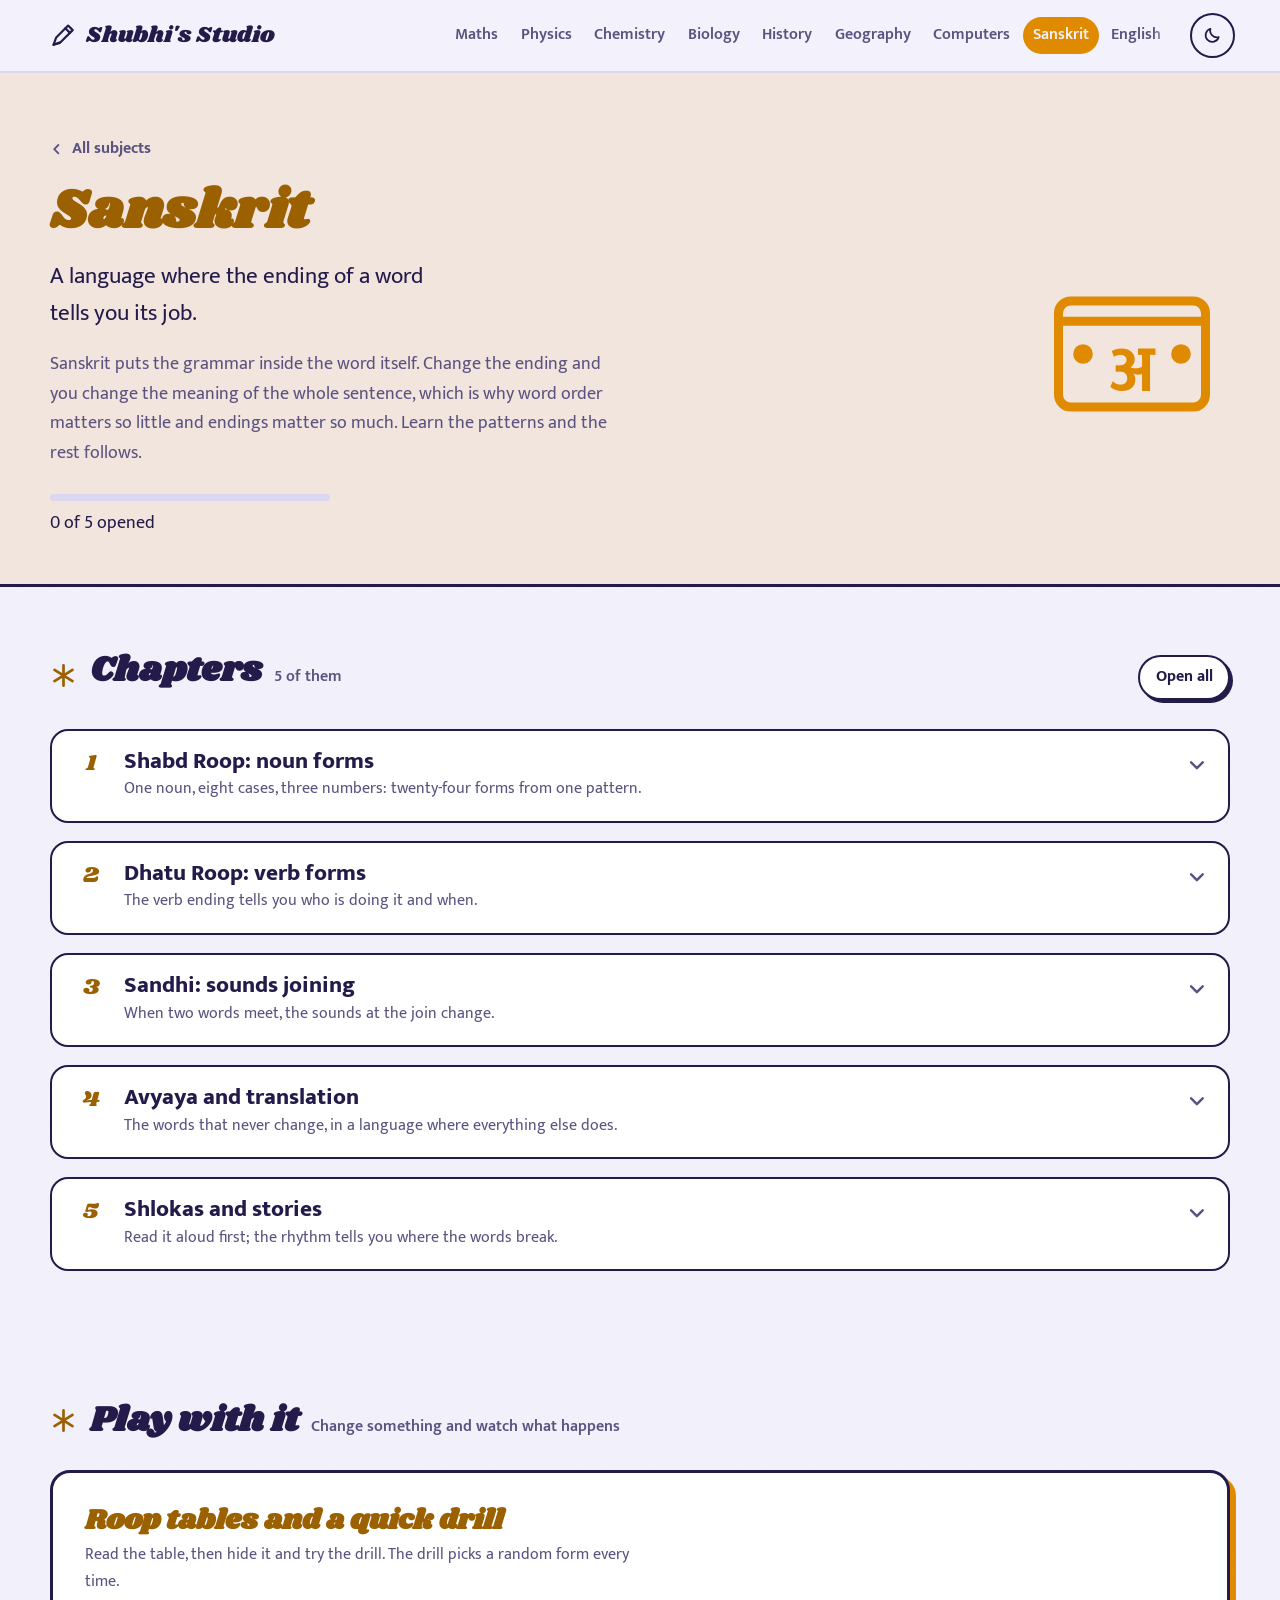
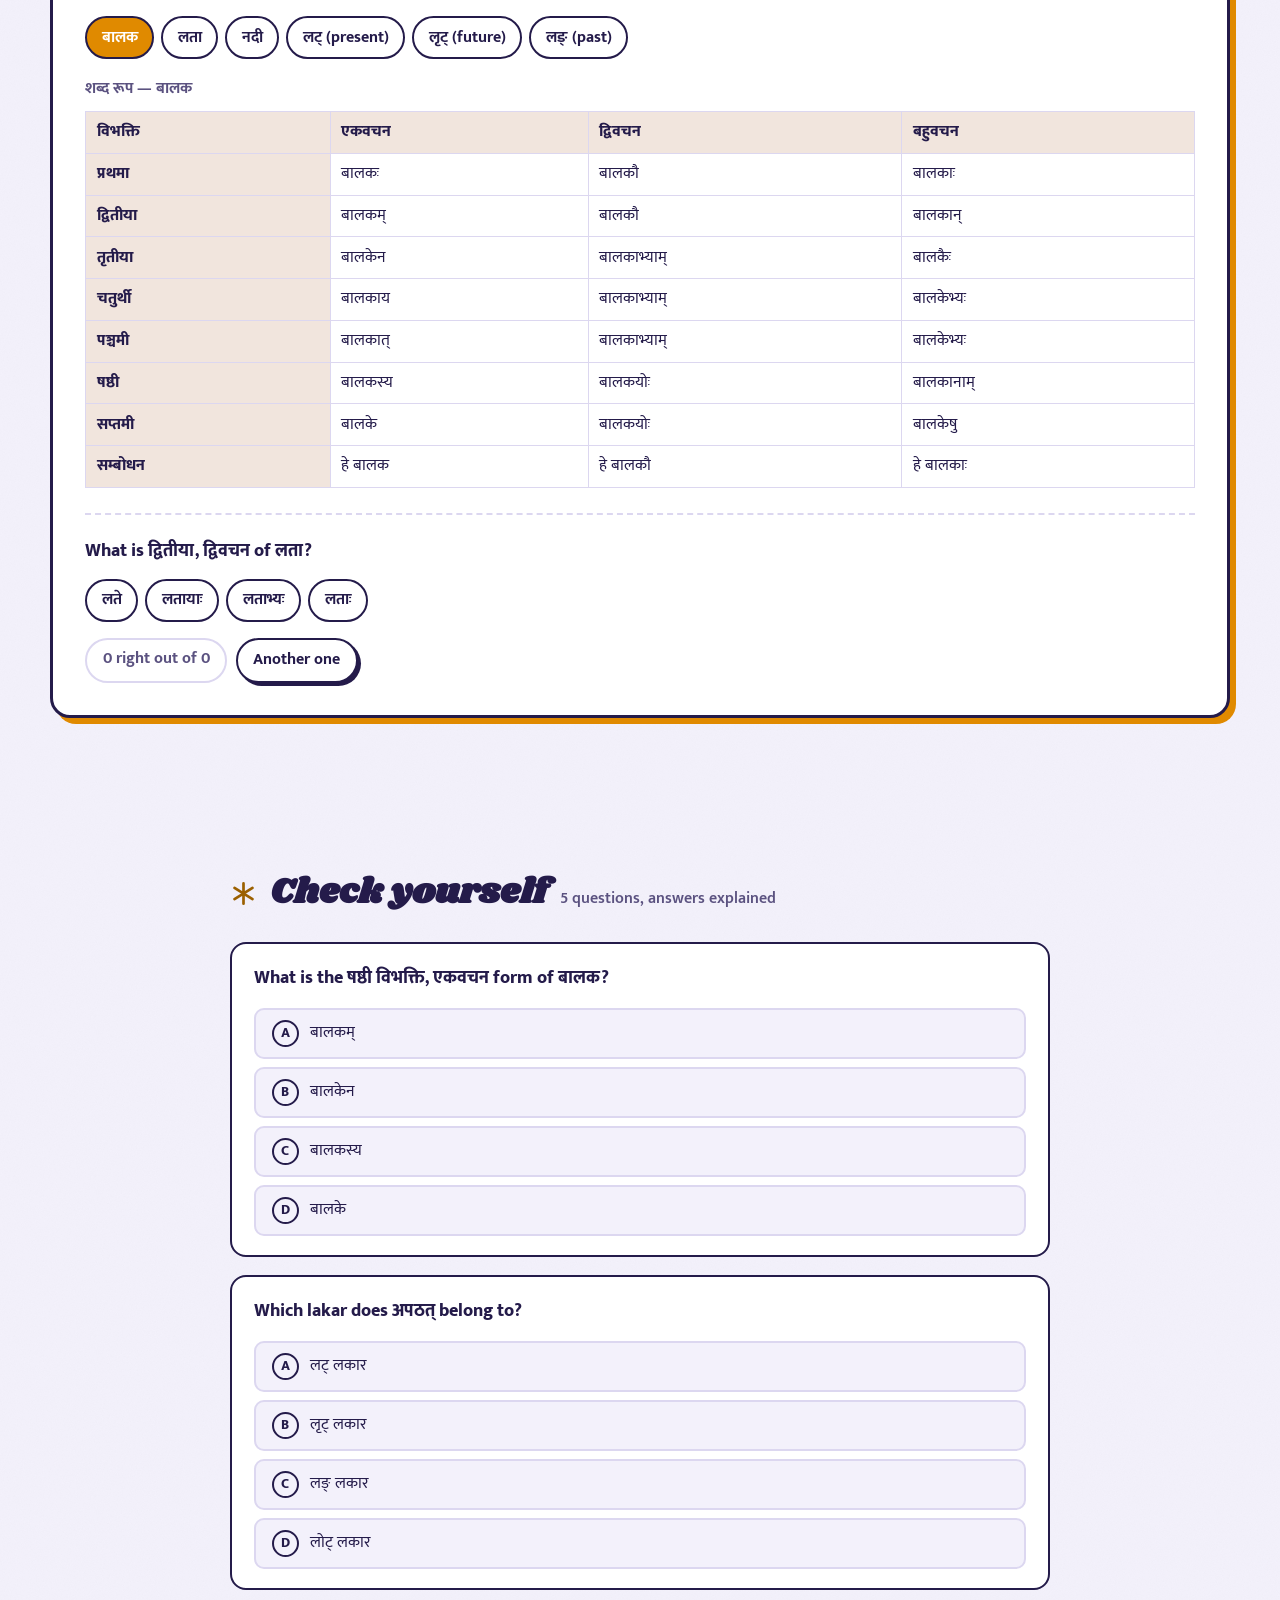
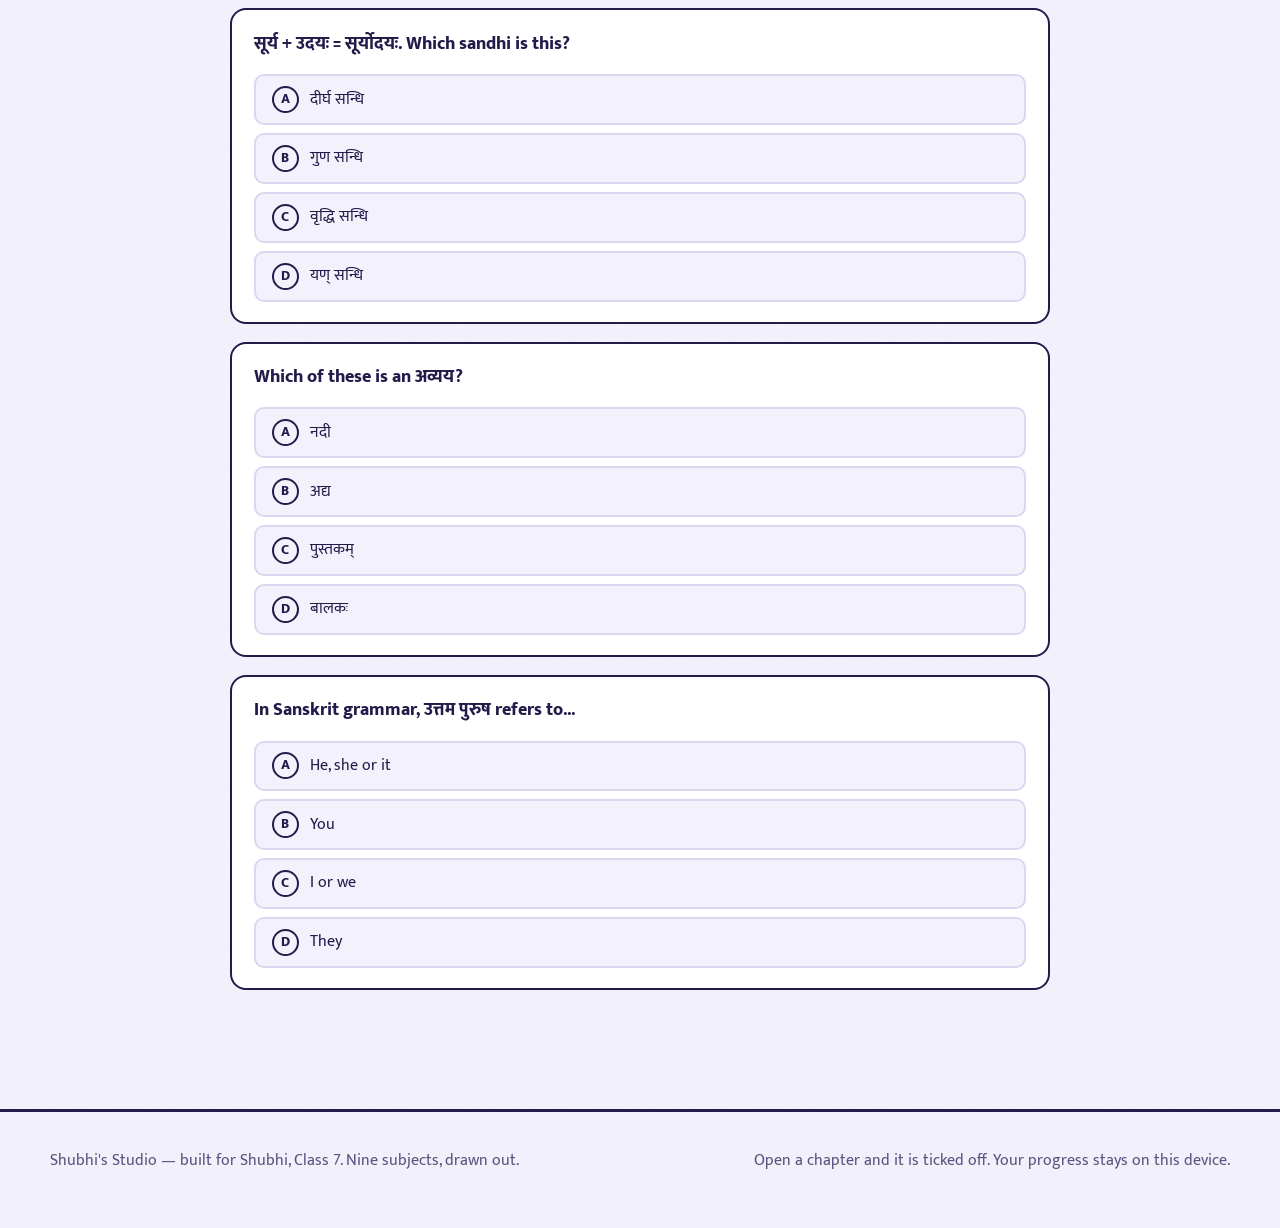
<file: subjects/sanskrit.html>
<!doctype html>
<html lang="en">
<head>
<meta charset="utf-8">
<meta name="viewport" content="width=device-width, initial-scale=1, viewport-fit=cover">
<title>Sanskrit — Shubhi&#x27;s Studio</title>
<meta name="description" content="Sanskrit for Class 7: Shabd roop, dhatu roop, sandhi, avyaya and reading shlokas.">
<meta name="color-scheme" content="light dark">
<link rel="icon" href="data:image/svg+xml,%3Csvg xmlns='http://www.w3.org/2000/svg' viewBox='0 0 32 32'%3E%3Ctext y='26' font-size='26'%3E%F0%9F%8E%A8%3C/text%3E%3C/svg%3E">
<script>(function(){try{var t=localStorage.getItem("shubhi.theme");if(t)document.documentElement.setAttribute("data-theme",t);}catch(e){}})();</script>
<link rel="preconnect" href="https://fonts.googleapis.com"><link rel="preconnect" href="https://fonts.gstatic.com" crossorigin><link rel="stylesheet" href="https://fonts.googleapis.com/css2?family=Mukta:wght@400;600;700;800&family=Shrikhand&display=swap">
<link rel="stylesheet" href="../assets/css/studio.css">
</head>
<body data-subject="sanskrit" style="--subject:#E08A00;--subject-text:#9B6000">
<a class="skip" href="#main">Skip to the content</a>
<header class="topbar">
  <a class="topbar-mark" href="../index.html"><svg viewBox="0 0 32 32" aria-hidden="true" fill="none" stroke="currentColor"
 stroke-width="2.4" stroke-linecap="round" stroke-linejoin="round">
<path d="M6 26l3-8 13-13 5 5-13 13z"/><path d="M19 8l5 5"/><path d="M6 26l7-2"/></svg><span>Shubhi&#x27;s Studio</span></a>
  <nav class="topbar-nav" aria-label="Subjects"><a href="../subjects/maths.html" title="Maths">Maths</a><a href="../subjects/physics.html" title="Physics">Physics</a><a href="../subjects/chemistry.html" title="Chemistry">Chemistry</a><a href="../subjects/biology.html" title="Biology">Biology</a><a href="../subjects/history-civics.html" title="History &amp; Civics">History</a><a href="../subjects/geography.html" title="Geography">Geography</a><a href="../subjects/computer.html" title="Computer Applications">Computers</a><a href="../subjects/sanskrit.html" aria-current="page" title="Sanskrit">Sanskrit</a><a href="../subjects/english.html" title="English Language">English</a></nav>
  <details class="navmenu" data-navmenu>
    <summary class="navmenu-btn">Subjects <svg viewBox="0 0 24 24" aria-hidden="true" fill="none" stroke="currentColor"
 stroke-width="3.2" stroke-linecap="round" stroke-linejoin="round"><path d="M5 9l7 7 7-7"/></svg></summary>
    <nav class="navmenu-panel" aria-label="All subjects"><a href="../subjects/maths.html" style="--subject:#DD4715"><svg viewBox="0 0 48 48" aria-hidden="true"><g fill="none" stroke="currentColor" stroke-width="2.2" stroke-linecap="round" stroke-linejoin="round">
<path d="M24 7v5"/><circle cx="24" cy="9" r="2.6"/>
<path d="M24 12 11 39"/><path d="M24 12l13 27"/>
<path d="M16.5 28c4.8 3 10.2 3 15 0"/><path d="M8 43h32"/>
<path d="M13 39l-2 4"/><path d="M35 39l2 4"/></g></svg><span>Maths</span></a><a href="../subjects/physics.html" style="--subject:#7A3CF0"><svg viewBox="0 0 48 48" aria-hidden="true"><g fill="none" stroke="currentColor" stroke-width="2.2" stroke-linecap="round" stroke-linejoin="round">
<path d="M24 10 40 36H8z"/><path d="M4 23h11"/>
<path d="M31 27l13-5"/><path d="M32 31l12-1"/><path d="M32.5 35l11 4"/>
<circle cx="24" cy="26" r="1.6" fill="currentColor"/></g></svg><span>Physics</span></a><a href="../subjects/chemistry.html" style="--subject:#0E95D6"><svg viewBox="0 0 48 48" aria-hidden="true"><g fill="none" stroke="currentColor" stroke-width="2.2" stroke-linecap="round" stroke-linejoin="round">
<path d="M19 6h10"/><path d="M21 6v13L10 37a4 4 0 003.5 6h21a4 4 0 003.5-6L27 19V6"/>
<path d="M15.5 29h17"/><circle cx="21" cy="35" r="2"/><circle cx="28" cy="38" r="1.4"/>
<circle cx="25" cy="31.5" r="1.1"/></g></svg><span>Chemistry</span></a><a href="../subjects/biology.html" style="--subject:#1E9E58"><svg viewBox="0 0 48 48" aria-hidden="true"><g fill="none" stroke="currentColor" stroke-width="2.2" stroke-linecap="round" stroke-linejoin="round">
<path d="M9 41C7 24 17 7 40 7c2 20-9 34-31 34z"/>
<path d="M9 41C16 32 26 21 40 7"/>
<path d="M16 32l-1-8"/><path d="M23 25l-1-8"/><path d="M30 17l-1-7"/>
<path d="M16 32l8 1"/><path d="M23 25l8 1"/></g></svg><span>Biology</span></a><a href="../subjects/history-civics.html" style="--subject:#8B2E6B"><svg viewBox="0 0 48 48" aria-hidden="true"><g fill="none" stroke="currentColor" stroke-width="2.2" stroke-linecap="round" stroke-linejoin="round">
<path d="M9 42V24a15 15 0 0130 0v18"/>
<path d="M16 42V25a8 8 0 0116 0v17"/>
<path d="M24 9V4"/><path d="M5 42h38"/>
<path d="M24 25v10"/><path d="M19 30h10"/></g></svg><span>History</span></a><a href="../subjects/geography.html" style="--subject:#2F57C9"><svg viewBox="0 0 48 48" aria-hidden="true"><g fill="none" stroke="currentColor" stroke-width="2.2" stroke-linecap="round" stroke-linejoin="round">
<circle cx="24" cy="24" r="17"/><path d="M7 24h34"/>
<path d="M24 7c5 5 7.5 11 7.5 17S29 36 24 41c-5-5-7.5-11-7.5-17S19 12 24 7z"/>
<path d="M10.5 14c4 2.6 8.6 4 13.5 4s9.5-1.4 13.5-4"/>
<path d="M10.5 34c4-2.6 8.6-4 13.5-4s9.5 1.4 13.5 4"/></g></svg><span>Geography</span></a><a href="../subjects/computer.html" style="--subject:#00968F"><svg viewBox="0 0 48 48" aria-hidden="true"><g fill="none" stroke="currentColor" stroke-width="2.2" stroke-linecap="round" stroke-linejoin="round">
<rect x="5" y="9" width="38" height="26" rx="3"/>
<path d="M18 40h12"/><path d="M24 35v5"/>
<path d="M19 17l-5 5 5 5"/><path d="M29 17l5 5-5 5"/></g></svg><span>Computers</span></a><a href="../subjects/sanskrit.html" style="--subject:#E08A00" aria-current="page"><svg viewBox="0 0 48 48" aria-hidden="true"><g fill="none" stroke="currentColor" stroke-width="2.2" stroke-linecap="round" stroke-linejoin="round">
<rect x="6" y="11" width="36" height="26" rx="3"/>
<path d="M6 16h36"/><circle cx="12" cy="24" r="1.3" fill="currentColor"/>
<circle cx="36" cy="24" r="1.3" fill="currentColor"/></g>
<text x="24" y="33" text-anchor="middle" font-size="16" font-weight="700"
 font-family="Mukta, serif" fill="currentColor">अ</text></svg><span>Sanskrit</span></a><a href="../subjects/english.html" style="--subject:#C41E4C"><svg viewBox="0 0 48 48" aria-hidden="true"><g fill="none" stroke="currentColor" stroke-width="2.2" stroke-linecap="round" stroke-linejoin="round">
<path d="M24 5l11 13-11 25-11-25z"/><path d="M24 5v38"/>
<path d="M13 18h22"/><circle cx="24" cy="23" r="3"/>
<path d="M8 43c4-3 7-4.5 9-5"/></g></svg><span>English</span></a></nav>
  </details>
  <button class="theme-toggle" type="button" aria-label="Switch between light and dark paper">
    <svg class="ico-moon" viewBox="0 0 24 24" aria-hidden="true" fill="none" stroke="currentColor"
 stroke-width="2.2" stroke-linecap="round" stroke-linejoin="round"><path d="M20 14A8.5 8.5 0 019.5 3.5 8.5 8.5 0 1020 14z"/></svg><svg class="ico-sun" viewBox="0 0 24 24" aria-hidden="true" fill="none" stroke="currentColor"
 stroke-width="2.2" stroke-linecap="round"><circle cx="12" cy="12" r="4.2"/>
<path d="M12 2v2M12 20v2M2 12h2M20 12h2M5 5l1.5 1.5M17.5 17.5L19 19M19 5l-1.5 1.5M6.5 17.5L5 19"/></svg>
  </button>
</header>
<main id="main">
<div class="subject-hero"><div class="wrap">
  <a class="backlink" href="../index.html"><svg viewBox="0 0 24 24" aria-hidden="true" fill="none" stroke="currentColor"
 stroke-width="3" stroke-linecap="round" stroke-linejoin="round"><path d="M14 5l-7 7 7 7"/></svg> All subjects</a>
  <div class="subject-hero-grid">
    <div>
      <h1>Sanskrit</h1>
      <p class="tagline">A language where the ending of a word tells you its job.</p>
      <p class="intro">Sanskrit puts the grammar inside the word itself. Change the ending and you change the meaning of the whole sentence, which is why word order matters so little and endings matter so much. Learn the patterns and the rest follows.</p>
      <div class="chip-bar" style="max-width:280px;margin-top:1.4rem"><i data-progress-bar></i></div>
      <p class="lab-sub" style="margin:.45rem 0 0" data-progress-label></p>
    </div>
    <div class="subject-hero-ico"><svg viewBox="0 0 48 48" aria-hidden="true"><g fill="none" stroke="currentColor" stroke-width="2.2" stroke-linecap="round" stroke-linejoin="round">
<rect x="6" y="11" width="36" height="26" rx="3"/>
<path d="M6 16h36"/><circle cx="12" cy="24" r="1.3" fill="currentColor"/>
<circle cx="36" cy="24" r="1.3" fill="currentColor"/></g>
<text x="24" y="33" text-anchor="middle" font-size="16" font-weight="700"
 font-family="Mukta, serif" fill="currentColor">अ</text></svg></div>
  </div>
</div></div>

<section class="section wrap">
  <div class="section-head"><svg class="mark" viewBox="0 0 24 24" aria-hidden="true" fill="none" stroke="currentColor"
 stroke-width="2.4" stroke-linecap="round"><path d="M12 3v18M4 7l16 10M20 7L4 17"/></svg><h2>Chapters</h2>
    <span class="count">5 of them</span>
    <button class="btn btn-sm" type="button" data-expand style="margin-left:auto">Open all</button>
  </div>
  <div class="chapters"><details class="chapter" data-ch="shabd-roop">
  <summary>
    <span class="ch-num" aria-hidden="true"></span>
    <span class="ch-titles"><h3>Shabd Roop: noun forms</h3><p>One noun, eight cases, three numbers: twenty-four forms from one pattern.</p></span>
    <svg class="ch-chevron" viewBox="0 0 24 24" aria-hidden="true" fill="none"
 stroke="currentColor" stroke-width="3" stroke-linecap="round" stroke-linejoin="round">
<path d="M5 9l7 7 7-7"/></svg>
  </summary>
  <div class="ch-body"><p>Every Sanskrit noun changes its ending according to its role in the sentence. There are eight vibhaktis, or cases, and three vachans: ekavachan for one, dvivachan for exactly two, and bahuvachan for three or more. Dvivachan is the one that has no English equivalent, so it is the one to watch.</p><p>Nouns are grouped by their final sound and gender. बालक is the model for masculine words ending in अ, लता for feminine words ending in आ, and नदी for feminine words ending in ई. Learn these three thoroughly and hundreds of other nouns follow the same pattern.</p><div class="draw-note"><svg viewBox="0 0 24 24" aria-hidden="true" fill="none" stroke="currentColor"
 stroke-width="2" stroke-linecap="round" stroke-linejoin="round">
<path d="M3 20l2-6 10-10 4 4-10 10z"/><path d="M13 6l4 4"/></svg><p><b>Draw it</b>Write the eight vibhakti names down the left of a page and their meanings beside them: who, whom, by, for, from, of, in, O. Then fill the grid for बालक from memory, checking only at the end.</p></div><ul class="points"><li><span>प्रथमा marks the subject, द्वितीया the object, तृतीया means by or with.</span></li><li><span>चतुर्थी means for, पञ्चमी means from, षष्ठी means of, सप्तमी means in or on.</span></li><li><span>सम्बोधन is for calling someone and takes हे in front.</span></li><li><span>Dvivachan is used for exactly two, never for three.</span></li></ul><div class="worked"><h4>बालक, masculine, ending in अ</h4><ol><li>प्रथमा: बालकः, बालकौ, बालकाः</li><li>द्वितीया: बालकम्, बालकौ, बालकान्</li><li>तृतीया: बालकेन, बालकाभ्याम्, बालकैः</li><li>षष्ठी: बालकस्य, बालकयोः, बालकानाम्</li><li>सप्तमी: बालके, बालकयोः, बालकेषु</li></ol><p class="answer">In बालकः पठति the boy is the subject, so प्रथमा. In बालकं पश्यामि I see the boy, so द्वितीया.</p></div></div>
</details><details class="chapter" data-ch="dhatu-roop">
  <summary>
    <span class="ch-num" aria-hidden="true"></span>
    <span class="ch-titles"><h3>Dhatu Roop: verb forms</h3><p>The verb ending tells you who is doing it and when.</p></span>
    <svg class="ch-chevron" viewBox="0 0 24 24" aria-hidden="true" fill="none"
 stroke="currentColor" stroke-width="3" stroke-linecap="round" stroke-linejoin="round">
<path d="M5 9l7 7 7-7"/></svg>
  </summary>
  <div class="ch-body"><p>A dhatu is a verb root, such as पठ् meaning to read. Its forms change across three purushas, which run opposite to English: प्रथम पुरुष is he, she or it, मध्यम पुरुष is you, and उत्तम पुरुष is I. Each combines with the three vachans to give nine forms per tense.</p><p>A lakar is a tense or mood. You need three this year: लट् लकार for the present, लृट् लकार for the future, and लङ् लकार for the past. लङ् is recognisable because it adds अ at the front of the root, so पठति becomes अपठत्.</p><div class="draw-note"><svg viewBox="0 0 24 24" aria-hidden="true" fill="none" stroke="currentColor"
 stroke-width="2" stroke-linecap="round" stroke-linejoin="round">
<path d="M3 20l2-6 10-10 4 4-10 10z"/><path d="M13 6l4 4"/></svg><p><b>Draw it</b>Write the three lakars side by side as three small three-by-three grids for the same root. Seeing the अ appear at the front of every लङ् form makes that tense unmistakable.</p></div><ul class="points"><li><span>प्रथम पुरुष is he/she/it, मध्यम is you, उत्तम is I. This is the reverse of English numbering.</span></li><li><span>लट् is present, लृट् is future, लङ् is past.</span></li><li><span>लृट् inserts the syllable ष्य before the ending: पठिष्यति.</span></li><li><span>लङ् prefixes अ to the root: अपठत्.</span></li></ul><div class="worked"><h4>पठ् in all three lakars, prathama purusha</h4><ol><li>लट्: पठति, पठतः, पठन्ति</li><li>लृट्: पठिष्यति, पठिष्यतः, पठिष्यन्ति</li><li>लङ्: अपठत्, अपठताम्, अपठन्</li><li>उत्तम पुरुष in लट्: पठामि, पठावः, पठामः</li></ol><p class="answer">सः पठति means he reads. सः अपठत् means he read. सः पठिष्यति means he will read.</p></div></div>
</details><details class="chapter" data-ch="sandhi">
  <summary>
    <span class="ch-num" aria-hidden="true"></span>
    <span class="ch-titles"><h3>Sandhi: sounds joining</h3><p>When two words meet, the sounds at the join change.</p></span>
    <svg class="ch-chevron" viewBox="0 0 24 24" aria-hidden="true" fill="none"
 stroke="currentColor" stroke-width="3" stroke-linecap="round" stroke-linejoin="round">
<path d="M5 9l7 7 7-7"/></svg>
  </summary>
  <div class="ch-body"><p>Sandhi is the merging of the last sound of one word with the first sound of the next. Swar sandhi joins vowel to vowel. Dirgha sandhi: two similar vowels combine into one long one, so विद्या plus आलयः gives विद्यालयः. Guna sandhi: अ or आ followed by इ, उ or ऋ gives ए, ओ or अर्, so सूर्य plus उदयः gives सूर्योदयः.</p><p>Vriddhi sandhi: अ or आ plus ए or ऐ gives ऐ, so सदा plus एव gives सदैव. Yan sandhi: इ, उ or ऋ before a different vowel becomes य्, व् or र्, so इति plus आदि gives इत्यादि. Visarga sandhi handles the ः sound, so मनः plus रथः gives मनोरथः.</p><div class="draw-note"><svg viewBox="0 0 24 24" aria-hidden="true" fill="none" stroke="currentColor"
 stroke-width="2" stroke-linecap="round" stroke-linejoin="round">
<path d="M3 20l2-6 10-10 4 4-10 10z"/><path d="M13 6l4 4"/></svg><p><b>Draw it</b>Write each sandhi type as an arrow diagram: the two incoming sounds on the left, the arrow, the result on the right. Five arrows cover almost every question you will be asked.</p></div><ul class="points"><li><span>Dirgha: similar vowels merge into the long form. अ + आ gives आ.</span></li><li><span>Guna: अ + इ gives ए, अ + उ gives ओ, अ + ऋ gives अर्.</span></li><li><span>Vriddhi: अ + ए gives ऐ, अ + ओ gives औ.</span></li><li><span>Yan: इ + a different vowel gives य्, as in इति + आदि becoming इत्यादि.</span></li></ul><div class="worked"><h4>Break these apart (sandhi viched)</h4><ol><li>देवालयः becomes देव + आलयः, which is dirgha sandhi.</li><li>महेन्द्रः becomes महा + इन्द्रः, which is guna sandhi.</li><li>स्वागतम् becomes सु + आगतम्, which is yan sandhi.</li><li>एकैकः becomes एक + एकः, which is vriddhi sandhi.</li></ol><p class="answer">Work backwards by asking which rule could have produced that joined vowel. There is usually only one.</p></div></div>
</details><details class="chapter" data-ch="avyaya">
  <summary>
    <span class="ch-num" aria-hidden="true"></span>
    <span class="ch-titles"><h3>Avyaya and translation</h3><p>The words that never change, in a language where everything else does.</p></span>
    <svg class="ch-chevron" viewBox="0 0 24 24" aria-hidden="true" fill="none"
 stroke="currentColor" stroke-width="3" stroke-linecap="round" stroke-linejoin="round">
<path d="M5 9l7 7 7-7"/></svg>
  </summary>
  <div class="ch-body"><p>An avyaya is an indeclinable: a word whose form stays the same no matter the gender, number or case around it. They are the easiest words in Sanskrit precisely because they never change. Common ones include च for and, वा for or, अपि for also, एव for only, सह for with, विना for without, and the time and place words अद्य today, श्वः tomorrow, ह्यः yesterday, अत्र here, तत्र there and कुत्र where.</p><p>To translate a sentence into Sanskrit, find the subject and put it in प्रथमा, find the object and put it in द्वितीया, then choose the verb form matching the subject&#x27;s person and number. Sanskrit usually places the verb at the end, though word order is flexible because the endings already carry the meaning.</p><div class="draw-note"><svg viewBox="0 0 24 24" aria-hidden="true" fill="none" stroke="currentColor"
 stroke-width="2" stroke-linecap="round" stroke-linejoin="round">
<path d="M3 20l2-6 10-10 4 4-10 10z"/><path d="M13 6l4 4"/></svg><p><b>Draw it</b>Keep a running avyaya list at the back of your notebook, grouped by meaning: time words, place words, joining words. Add to it every time you meet a new one.</p></div><ul class="points"><li><span>Avyayas never change form in any case, gender or number.</span></li><li><span>च is placed after the words it joins, not between them.</span></li><li><span>Subject takes प्रथमा; direct object takes द्वितीया.</span></li><li><span>The verb must agree with the subject in both purusha and vachan.</span></li></ul><div class="worked"><h4>Translate: The boy reads a book today.</h4><ol><li>Subject is boy, singular: बालकः in प्रथमा ekavachan.</li><li>Object is book: पुस्तकम् in द्वितीया ekavachan.</li><li>Today is the avyaya अद्य, unchanged.</li><li>Verb: he reads, prathama purusha ekavachan, लट् लकार: पठति.</li></ol><p class="answer">बालकः अद्य पुस्तकं पठति।</p></div></div>
</details><details class="chapter" data-ch="literature">
  <summary>
    <span class="ch-num" aria-hidden="true"></span>
    <span class="ch-titles"><h3>Shlokas and stories</h3><p>Read it aloud first; the rhythm tells you where the words break.</p></span>
    <svg class="ch-chevron" viewBox="0 0 24 24" aria-hidden="true" fill="none"
 stroke="currentColor" stroke-width="3" stroke-linecap="round" stroke-linejoin="round">
<path d="M5 9l7 7 7-7"/></svg>
  </summary>
  <div class="ch-body"><p>Textbook shlokas are usually subhashitas, short verses carrying one piece of practical wisdom. The method is always the same: read aloud for the rhythm, split any sandhi to find the real words, identify the verb, then identify the subject by looking for the प्रथमा ending. Only then translate.</p><p>A well-known example is उद्यमेन हि सिध्यन्ति कार्याणि न मनोरथैः, meaning tasks are accomplished by effort, not by wishing. Breaking it down: उद्यमेन is by effort in तृतीया, सिध्यन्ति is are accomplished, कार्याणि is tasks in प्रथमा bahuvachan, and मनोरथैः is by wishes in तृतीया bahuvachan.</p><div class="draw-note"><svg viewBox="0 0 24 24" aria-hidden="true" fill="none" stroke="currentColor"
 stroke-width="2" stroke-linecap="round" stroke-linejoin="round">
<path d="M3 20l2-6 10-10 4 4-10 10z"/><path d="M13 6l4 4"/></svg><p><b>Draw it</b>Copy a shloka out by hand, then write each word underneath with its case and meaning in a column. Hand-copying Devanagari is also the fastest way to fix spelling.</p></div><ul class="points"><li><span>Always split sandhi before trying to translate.</span></li><li><span>Find the verb first, then look for the प्रथमा word as the subject.</span></li><li><span>तृतीया endings such as एन and ऐः usually translate as by or with.</span></li><li><span>Reading aloud reveals word boundaries that look invisible on the page.</span></li></ul><div class="worked"><h4>How to attack an unseen shloka in an exam</h4><ol><li>Read it aloud twice to feel the breaks.</li><li>Underline any long joined words and split the sandhi.</li><li>Circle the verb, then find the प्रथमा word: that is your subject.</li><li>Translate word by word, then smooth it into natural Hindi or English.</li></ol><p class="answer">Never translate left to right straight away. Find the verb and subject first, and the rest falls into place.</p></div></div>
</details></div>
</section>

<section class="section wrap">
  <div class="section-head"><svg class="mark" viewBox="0 0 24 24" aria-hidden="true" fill="none" stroke="currentColor"
 stroke-width="2.4" stroke-linecap="round"><path d="M12 3v18M4 7l16 10M20 7L4 17"/></svg><h2>Play with it</h2>
  <span class="count">Change something and watch what happens</span></div>
  <div class="lab" data-lab="sanskritdrill"></div>
</section>

<section class="section wrap narrow">
  <div class="section-head"><svg class="mark" viewBox="0 0 24 24" aria-hidden="true" fill="none" stroke="currentColor"
 stroke-width="2.4" stroke-linecap="round"><path d="M12 3v18M4 7l16 10M20 7L4 17"/></svg><h2>Check yourself</h2>
  <span class="count">5 questions, answers explained</span></div>
  <div>
  <div class="quiz" data-quiz><div class="q" data-a="2"><p class="qt">What is the षष्ठी विभक्ति, एकवचन form of बालक?</p><ol><li><button class="opt" type="button"><span class="key">A</span><span>बालकम्</span></button></li><li><button class="opt" type="button"><span class="key">B</span><span>बालकेन</span></button></li><li><button class="opt" type="button"><span class="key">C</span><span>बालकस्य</span></button></li><li><button class="opt" type="button"><span class="key">D</span><span>बालके</span></button></li></ol><p class="why" hidden><b data-verdict></b> षष्ठी means of, and the ekavachan form is बालकस्य. बालके is सप्तमी and बालकेन is तृतीया.</p></div><div class="q" data-a="2"><p class="qt">Which lakar does अपठत् belong to?</p><ol><li><button class="opt" type="button"><span class="key">A</span><span>लट् लकार</span></button></li><li><button class="opt" type="button"><span class="key">B</span><span>लृट् लकार</span></button></li><li><button class="opt" type="button"><span class="key">C</span><span>लङ् लकार</span></button></li><li><button class="opt" type="button"><span class="key">D</span><span>लोट् लकार</span></button></li></ol><p class="why" hidden><b data-verdict></b> The अ added at the front of the root marks लङ् लकार, the past tense. It means he read.</p></div><div class="q" data-a="1"><p class="qt">सूर्य + उदयः = सूर्योदयः. Which sandhi is this?</p><ol><li><button class="opt" type="button"><span class="key">A</span><span>दीर्घ सन्धि</span></button></li><li><button class="opt" type="button"><span class="key">B</span><span>गुण सन्धि</span></button></li><li><button class="opt" type="button"><span class="key">C</span><span>वृद्धि सन्धि</span></button></li><li><button class="opt" type="button"><span class="key">D</span><span>यण् सन्धि</span></button></li></ol><p class="why" hidden><b data-verdict></b> अ followed by उ becomes ओ, which is guna sandhi. Dirgha would need two similar vowels.</p></div><div class="q" data-a="1"><p class="qt">Which of these is an अव्यय?</p><ol><li><button class="opt" type="button"><span class="key">A</span><span>नदी</span></button></li><li><button class="opt" type="button"><span class="key">B</span><span>अद्य</span></button></li><li><button class="opt" type="button"><span class="key">C</span><span>पुस्तकम्</span></button></li><li><button class="opt" type="button"><span class="key">D</span><span>बालकः</span></button></li></ol><p class="why" hidden><b data-verdict></b> अद्य, meaning today, never changes its form. The other three all decline through the vibhaktis.</p></div><div class="q" data-a="2"><p class="qt">In Sanskrit grammar, उत्तम पुरुष refers to...</p><ol><li><button class="opt" type="button"><span class="key">A</span><span>He, she or it</span></button></li><li><button class="opt" type="button"><span class="key">B</span><span>You</span></button></li><li><button class="opt" type="button"><span class="key">C</span><span>I or we</span></button></li><li><button class="opt" type="button"><span class="key">D</span><span>They</span></button></li></ol><p class="why" hidden><b data-verdict></b> The numbering is the reverse of English. उत्तम is the speaker, प्रथम is he/she/it, मध्यम is you.</p></div></div>
  <div class="quiz-score" data-score hidden style="margin-top:1rem">
    <strong></strong><p></p>
    <button class="btn btn-sm" type="button" data-retry>Start again</button>
  </div>
</div>
</section>
</main>
<footer class="foot"><div class="wrap foot-grid">
  <p style="margin:0">Shubhi&#x27;s Studio — built for Shubhi, Class 7. Nine subjects, drawn out.</p>
  <p style="margin:0">Open a chapter and it is ticked off. Your progress stays on this device.</p>
</div></footer>
<script src="../assets/js/studio.js" defer></script>
<script src="../assets/js/labs.js" defer></script>
</body>
</html>
</file>
<file: assets/css/studio.css>
/* ============================================================
   Shubhi's Studio — "Paper Studio"
   Cut-paper collage with ink line-work drawn on top.
   Each subject owns one hue; that hue is the only strong
   colour on its page.
   ============================================================ */

/* ---------- tokens ---------- */
:root {
  --paper:        #F3F1FB;  /* chalky lilac sugar-paper */
  --paper-2:      #FFFFFF;  /* a lighter sheet laid on top */
  --paper-edge:   #DCD7F0;
  --ink:          #241B4A;  /* true indigo ink, not tinted black */
  --ink-soft:     #5B5280;
  --marigold:     #FFB224;
  --rose:         #F2487F;
  --jade:         #0FA68A;
  --sky:          #3C6FF5;

  /* set per page by the generator; falls back to rose */
  --subject:      #F2487F;
  /* plain scalars, so they inherit safely and shift with the theme */
  --lift:         0%;    /* white mixed into the subject colour for text */
  --wash-pct:     12%;
  --wash-deep-pct: 22%;

  /* type scale, major third from an 18px base */
  --t-xs:   0.79rem;
  --t-sm:   0.889rem;
  --t-base: 1rem;
  --t-md:   1.25rem;
  --t-lg:   1.563rem;
  --t-xl:   1.953rem;
  --t-2xl:  2.441rem;
  --t-3xl:  3.052rem;
  --t-4xl:  3.815rem;

  --measure: 64ch;
  --gut: clamp(1.1rem, 4vw, 2.5rem);
  --radius: 18px;

  --ease: cubic-bezier(.2, .7, .3, 1);
}

@media (prefers-color-scheme: dark) {
  :root:not([data-theme="light"]) {
    --paper:      #191233;
    --paper-2:    #221948;
    --paper-edge: #372A66;
    --ink:        #EFEBFF;
    --ink-soft:   #A79CD4;
    --lift:          38%;
    --wash-pct:      20%;
    --wash-deep-pct: 32%;
  }
}

:root[data-theme="dark"] {
  --paper:      #191233;
  --paper-2:    #221948;
  --paper-edge: #372A66;
  --ink:        #EFEBFF;
  --ink-soft:   #A79CD4;
  --lift:          38%;
  --wash-pct:      20%;
  --wash-deep-pct: 32%;
}

/* Derived from --subject, so they must be declared on the same elements that
   set it (body, and each chip) — a :root declaration would freeze them to the
   fallback hue. --lift, --wash-pct and --paper inherit normally. */
body,
.chip a {
  /* --subject is the vivid fill colour; --subject-text is a darkened version of
     the same hue that clears WCAG AA on pale paper. Text uses the latter in light
     mode and a white-lifted version of the vivid one on dark paper. */
  --subject-ink: var(--subject-text, var(--subject));
  --wash:        color-mix(in srgb, var(--subject) var(--wash-pct), var(--paper));
  --wash-deep:   color-mix(in srgb, var(--subject) var(--wash-deep-pct), var(--paper));
  --shadow-cut:    6px 6px 0 var(--subject);
  --shadow-cut-sm: 4px 4px 0 var(--subject);
}
html[data-theme="dark"] body,
html[data-theme="dark"] .chip a {
  --subject-ink: color-mix(in srgb, white var(--lift), var(--subject));
}
@media (prefers-color-scheme: dark) {
  html:not([data-theme="light"]) body,
  html:not([data-theme="light"]) .chip a {
    --subject-ink: color-mix(in srgb, white var(--lift), var(--subject));
  }
}

/* ---------- base ---------- */
*, *::before, *::after { box-sizing: border-box; }

/* class selectors that set display would otherwise out-specify the UA rule */
[hidden] { display: none !important; }

html {
  font-size: 112.5%;          /* 18px */
  scroll-behavior: smooth;
  scroll-padding-top: 4.5rem;  /* clears the sticky bar */
  -webkit-text-size-adjust: 100%;
}
@media (prefers-reduced-motion: reduce) {
  html { scroll-behavior: auto; }
  *, *::before, *::after {
    animation-duration: .01ms !important;
    animation-iteration-count: 1 !important;
    transition-duration: .01ms !important;
  }
}

body {
  margin: 0;
  -webkit-tap-highlight-color: color-mix(in srgb, var(--subject) 18%, transparent);
  background-color: var(--paper);
  /* faint paper grain */
  background-image: url("data:image/svg+xml,%3Csvg xmlns='http://www.w3.org/2000/svg' width='160' height='160'%3E%3Cfilter id='g'%3E%3CfeTurbulence type='fractalNoise' baseFrequency='.85' numOctaves='3'/%3E%3CfeColorMatrix type='saturate' values='0'/%3E%3C/filter%3E%3Crect width='160' height='160' filter='url(%23g)' opacity='.035'/%3E%3C/svg%3E");
  color: var(--ink);
  font-family: "Mukta", "Segoe UI", system-ui, sans-serif;
  font-size: var(--t-base);
  line-height: 1.65;
  -webkit-font-smoothing: antialiased;
  text-rendering: optimizeLegibility;
}

h1, h2, h3, h4 { line-height: 1.15; margin: 0 0 .5em; text-wrap: balance; }
p { margin: 0 0 1em; max-width: var(--measure); }
a { color: var(--subject-ink); }
img, svg { max-width: 100%; }

.display {
  font-family: "Shrikhand", "Mukta", Georgia, serif;
  font-weight: 400;
  letter-spacing: .005em;
}

.wrap {
  width: min(100% - (var(--gut) * 2), 1180px);
  margin-inline: auto;
}
.narrow { width: min(100% - (var(--gut) * 2), 820px); margin-inline: auto; }

.skip {
  position: absolute; left: -9999px;
  background: var(--ink); color: var(--paper);
  padding: .6rem 1rem; border-radius: 0 0 10px 0; z-index: 100;
}
.skip:focus { left: 0; top: 0; }

:where(a, button, summary, input, select, textarea, label) { touch-action: manipulation; }

:where(a, button, summary, input, select, textarea, [tabindex]):focus-visible {
  outline: 3px dashed var(--subject-ink);
  outline-offset: 3px;
  border-radius: 4px;
}

/* ---------- top bar ---------- */
.topbar {
  position: sticky; top: 0; z-index: 50;
  display: flex; align-items: center; gap: .65rem;
  padding: .5rem max(var(--gut), env(safe-area-inset-left)) .5rem max(var(--gut), env(safe-area-inset-right));
  background: color-mix(in srgb, var(--paper) 96%, transparent);
  backdrop-filter: blur(12px);
  border-bottom: 2px solid var(--paper-edge);
}
.topbar-mark {
  font-family: "Shrikhand", serif;
  font-size: var(--t-md);
  color: var(--ink);
  text-decoration: none;
  display: inline-flex; align-items: center; gap: .5rem;
  white-space: nowrap;
  min-width: 0; flex: 0 1 auto;
  padding: .45rem .15rem;  /* a fingertip-sized target even when it is just the mark */
}
.topbar-mark svg { width: 1.3em; height: 1.3em; flex: none; }
.topbar-nav {
  display: flex; gap: .15rem; margin-left: auto;
  min-width: 0; overflow-x: auto; scrollbar-width: none;
  -webkit-overflow-scrolling: touch;
  mask-image: linear-gradient(90deg, #000 calc(100% - 18px), transparent);
}
.topbar-nav::-webkit-scrollbar { display: none; }
.topbar-nav a {
  font-size: var(--t-sm);
  font-weight: 600;
  color: var(--ink-soft);
  text-decoration: none;
  padding: .3rem .55rem;
  border-radius: 999px;
  white-space: nowrap;
  transition: color .15s var(--ease), background .15s var(--ease);
}
@media (hover: hover) {
  .topbar-nav a:hover { color: var(--ink); background: var(--paper-edge); }
}
.topbar-nav a[aria-current="page"] {
  color: var(--paper); background: var(--subject);
}
.theme-toggle {
  flex: none; margin-left: .4rem;
  width: 2.5rem; height: 2.5rem;
  display: grid; place-items: center;
  border: 2px solid var(--ink); border-radius: 50%;
  background: transparent; color: var(--ink);
  cursor: pointer; padding: 0;
}
.theme-toggle svg { width: 1.05rem; height: 1.05rem; }
.theme-toggle .ico-sun { display: none; }
[data-theme="dark"] .theme-toggle .ico-sun { display: block; }
[data-theme="dark"] .theme-toggle .ico-moon { display: none; }
@media (prefers-color-scheme: dark) {
  :root:not([data-theme="light"]) .theme-toggle .ico-sun { display: block; }
  :root:not([data-theme="light"]) .theme-toggle .ico-moon { display: none; }
}

/* ---------- collapsed subject menu (small screens) ---------- */
.navmenu { display: none; margin-left: auto; }
.navmenu-btn {
  display: flex; align-items: center; gap: .4rem;
  font: inherit; font-weight: 700; font-size: var(--t-sm);
  padding: .5rem .9rem; min-height: 2.5rem;
  border: 2.5px solid var(--ink); border-radius: 999px;
  background: var(--paper-2); color: var(--ink);
  cursor: pointer; list-style: none; white-space: nowrap;
}
.navmenu-btn::-webkit-details-marker { display: none; }
.navmenu-btn svg { width: .85rem; height: .85rem; transition: transform .2s var(--ease); }
.navmenu[open] .navmenu-btn { background: var(--ink); color: var(--paper); }
.navmenu[open] .navmenu-btn svg { transform: rotate(180deg); }

/* a class that sets display out-specifies the UA rule that hides closed details */
.navmenu:not([open]) .navmenu-panel { display: none; }

.navmenu-panel {
  position: absolute; left: 0; right: 0; top: 100%;
  display: grid; grid-template-columns: 1fr 1fr; gap: .5rem;
  padding: .75rem var(--gut) 1rem;
  background: var(--paper);
  border-bottom: 3px solid var(--ink);
  box-shadow: 0 14px 24px -14px rgba(0, 0, 0, .35);
  max-height: 70vh; overflow-y: auto;
}
.navmenu-panel a {
  display: flex; align-items: center; gap: .45rem;
  min-height: 3rem; padding: .5rem .55rem;
  font-size: var(--t-sm); font-weight: 700; line-height: 1.2;
  text-decoration: none;
  color: var(--ink);
  background: var(--paper-2);
  border: 2px solid var(--ink); border-radius: 12px;
}
.navmenu-panel a { min-width: 0; }
.navmenu-panel a span { min-width: 0; overflow-wrap: anywhere; }
.navmenu-panel a svg { width: 1.4rem; height: 1.4rem; flex: none; color: var(--subject); }
.navmenu-panel a[aria-current="page"] { background: var(--subject); color: #fff; border-width: 3px; }
.navmenu-panel a[aria-current="page"] svg { color: #fff; }

/* ---------- home hero ---------- */
.hero + * .section:first-child, .hero ~ .section { padding-top: clamp(1rem, 3vw, 2rem); }
.hero {
  display: grid;
  grid-template-columns: minmax(0, 1.05fr) minmax(0, .95fr);
  gap: clamp(1.5rem, 5vw, 4rem);
  align-items: center;
  padding: clamp(2.5rem, 7vw, 5.5rem) 0 clamp(2rem, 5vw, 3.5rem);
}
.hero h1 {
  font-family: "Shrikhand", serif;
  font-size: clamp(var(--t-2xl), 8.5vw, var(--t-4xl));
  margin-bottom: .35em;
  color: var(--ink);
}
.hero-lede {
  font-size: var(--t-md);
  color: var(--ink-soft);
  max-width: 34ch;
}
.hero-actions { display: flex; flex-wrap: wrap; gap: .7rem; margin-top: 1.6rem; }
.hero-art { position: relative; }
.hero-art svg { width: 100%; height: auto; display: block; }

/* the one orchestrated page-load moment: the palette inks itself in */
.hero-art .blob { transform-origin: center; }
@media (prefers-reduced-motion: no-preference) {
  .hero-art .blob {
    animation: drop .55s var(--ease) backwards;
  }
  .hero-art .stroke-in {
    stroke-dasharray: 1400; stroke-dashoffset: 1400;
    animation: ink 1.4s var(--ease) forwards;
  }
}
@keyframes drop  { from { opacity: 0; transform: scale(.4) translateY(14px); } }
@keyframes ink   { to { stroke-dashoffset: 0; } }

/* ---------- buttons ---------- */
.btn {
  display: inline-flex; align-items: center; gap: .5rem;
  font: inherit; font-weight: 700;
  padding: .62rem 1.25rem;
  border: 2.5px solid var(--ink);
  border-radius: 999px;
  background: var(--paper-2);
  color: var(--ink);
  text-decoration: none;
  cursor: pointer;
  box-shadow: 4px 4px 0 var(--ink);
  transition: transform .12s var(--ease), box-shadow .12s var(--ease);
}
@media (hover: hover) {
  .btn:hover { transform: translate(2px, 2px); box-shadow: 2px 2px 0 var(--ink); }
}
.btn:active { transform: translate(4px, 4px); box-shadow: 0 0 0 var(--ink); }
.btn-solid { background: var(--subject); color: #fff; border-color: var(--ink); }
.btn-sm { font-size: var(--t-sm); padding: .4rem .85rem; box-shadow: 3px 3px 0 var(--ink); }

/* ---------- section headings ---------- */
.section { padding: clamp(2rem, 6vw, 3.6rem) 0; }
.section-head { display: flex; align-items: baseline; gap: .7rem; margin-bottom: 1.6rem; flex-wrap: wrap; }
.section-head h2 {
  font-family: "Shrikhand", serif;
  font-size: var(--t-xl);
  margin: 0;
}
.section-head .count { color: var(--ink-soft); font-size: var(--t-sm); font-weight: 600; }
.mark {
  flex: none; width: 1.5rem; height: 1.5rem; color: var(--subject-ink);
  align-self: center;
}

/* ---------- subject chips (home grid) ---------- */
.chips {
  display: grid;
  grid-template-columns: repeat(3, minmax(0, 1fr));
  gap: 1.1rem;
  list-style: none; padding: 0; margin: 0;
}
@media (max-width: 900px) { .chips { grid-template-columns: repeat(2, minmax(0, 1fr)); } }
@media (max-width: 580px) { .chips { grid-template-columns: 1fr; } }
.chip { display: block; }
.chip a {
  display: flex; flex-direction: column; gap: .55rem;
  height: 100%;
  padding: 1.3rem 1.35rem 1.45rem;
  text-decoration: none;
  color: var(--ink);
  background: var(--paper-2);
  border: 2.5px solid var(--ink);
  box-shadow: var(--shadow-cut);
  transition: transform .14s var(--ease), box-shadow .14s var(--ease);
}
/* hand-cut silhouettes: every chip is trimmed differently */
.chip:nth-child(9n+1) a { border-radius: 26px 10px 22px 8px; }
.chip:nth-child(9n+2) a { border-radius: 8px 28px 10px 24px; }
.chip:nth-child(9n+3) a { border-radius: 22px 22px 6px 20px; }
.chip:nth-child(9n+4) a { border-radius: 10px 20px 26px 10px; }
.chip:nth-child(9n+5) a { border-radius: 28px 8px 14px 26px; }
.chip:nth-child(9n+6) a { border-radius: 14px 26px 22px 8px; }
.chip:nth-child(9n+7) a { border-radius: 24px 12px 10px 28px; }
.chip:nth-child(9n+8) a { border-radius: 8px 22px 28px 14px; }
.chip:nth-child(9n+9) a { border-radius: 20px 14px 24px 22px; }
@media (hover: hover) {
  .chip a:hover { transform: translate(3px, 3px); box-shadow: 3px 3px 0 var(--subject); }
}
.chip-top { display: flex; align-items: center; justify-content: space-between; gap: .6rem; }
.chip-ico {
  width: 3rem; height: 3rem; flex: none;
  color: var(--subject);
}
.chip-n {
  font-size: var(--t-xs); font-weight: 700; color: var(--ink-soft);
  background: var(--wash); border-radius: 999px; padding: .15rem .6rem;
}
.chip h3 {
  font-family: "Shrikhand", serif;
  font-size: var(--t-md);
  margin: 0;
  color: var(--subject-ink);
}
.chip p { font-size: var(--t-sm); color: var(--ink-soft); margin: 0; }
.chip-bar { height: 7px; border-radius: 99px; background: var(--paper-edge); overflow: hidden; margin-top: auto; }
.chip-bar i { display: block; height: 100%; width: 0; background: var(--subject); border-radius: 99px; transition: width .5s var(--ease); }

/* ---------- subject page header ---------- */
.subject-hero {
  background: var(--wash);
  border-bottom: 3px solid var(--ink);
  padding: clamp(2rem, 6vw, 3.5rem) 0 clamp(1.6rem, 4vw, 2.5rem);
  position: relative; overflow: hidden;
}
.subject-hero-grid {
  display: grid; grid-template-columns: minmax(0, 1fr) auto;
  gap: 2rem; align-items: center;
}
.subject-hero h1 {
  font-family: "Shrikhand", serif;
  font-size: clamp(var(--t-xl), 7vw, var(--t-3xl));
  color: var(--subject-ink);
  margin-bottom: .25em;
}
.subject-hero .tagline { font-size: var(--t-md); color: var(--ink); margin: 0 0 1rem; max-width: 30ch; }
.subject-hero .intro { color: var(--ink-soft); max-width: 56ch; margin: 0; }
.subject-hero-ico { width: clamp(84px, 18vw, 196px); color: var(--subject); }
.backlink {
  display: inline-flex; align-items: center; gap: .4rem;
  font-size: var(--t-sm); font-weight: 700; color: var(--ink-soft);
  text-decoration: none; margin-bottom: 1rem;
}
@media (hover: hover) {
  .backlink:hover { color: var(--ink); }
}
.backlink svg { width: .9em; height: .9em; }

/* ---------- chapters ---------- */
.chapters { display: grid; gap: 1rem; list-style: none; padding: 0; margin: 0; counter-reset: ch; }

.chapter {
  background: var(--paper-2);
  border: 2.5px solid var(--ink);
  border-radius: var(--radius);
  overflow: hidden;
}
.chapter[open] { box-shadow: var(--shadow-cut-sm); }

.chapter > summary {
  display: grid;
  grid-template-columns: auto minmax(0, 1fr) auto;
  gap: .9rem; align-items: start;
  padding: 1rem 1.2rem;
  cursor: pointer;
  list-style: none;
}
.chapter > summary::-webkit-details-marker { display: none; }
@media (hover: hover) {
  .chapter > summary:hover { background: var(--wash); }
}
.ch-num {
  counter-increment: ch;
  font-family: "Shrikhand", serif;
  font-size: var(--t-md);
  line-height: 1.3;
  color: var(--subject-ink);
  width: 1.9rem; text-align: center;
}
.ch-num::before { content: counter(ch); }
.ch-titles h3 { font-size: var(--t-md); font-weight: 800; margin: 0; font-family: "Mukta", sans-serif; }
.ch-titles p { font-size: var(--t-sm); color: var(--ink-soft); margin: .1rem 0 0; }
.ch-chevron {
  width: 1.1rem; height: 1.1rem; margin-top: .35rem;
  color: var(--ink-soft); transition: transform .2s var(--ease);
}
.chapter[open] .ch-chevron { transform: rotate(180deg); }

.ch-body { padding: 0 1.2rem 1.4rem; border-top: 2px dashed var(--paper-edge); padding-top: 1.2rem; }
.ch-body > p { color: var(--ink); }

.draw-note {
  display: grid; grid-template-columns: auto minmax(0, 1fr); gap: .85rem;
  background: var(--wash);
  border-left: 5px solid var(--subject);
  border-radius: 0 12px 12px 0;
  padding: .9rem 1.1rem;
  margin: 1.2rem 0;
}
.draw-note svg { width: 1.4rem; height: 1.4rem; color: var(--subject-ink); margin-top: .18rem; }
.draw-note p { margin: 0; font-size: var(--t-sm); }
.draw-note b { font-family: "Mukta", sans-serif; display: block; font-size: var(--t-xs);
  letter-spacing: .02em; color: var(--subject-ink); }

.points { margin: 1.2rem 0; padding: 0; list-style: none; display: grid; gap: .45rem; }
.points li {
  display: grid; grid-template-columns: auto minmax(0, 1fr); gap: .6rem;
  font-size: var(--t-sm);
  align-items: start;
}
.points li::before {
  content: ""; width: .5rem; height: .5rem; margin-top: .55rem;
  background: var(--subject); border-radius: 2px 6px 2px 6px;
}

.worked {
  border: 2px solid var(--ink); border-radius: 14px;
  padding: 1rem 1.15rem; margin-top: 1.2rem;
  background: var(--paper);
}
.worked h4 { font-size: var(--t-base); margin: 0 0 .7rem; font-family: "Mukta", sans-serif; font-weight: 800; }
.worked ol { margin: 0 0 .9rem; padding-left: 1.2rem; display: grid; gap: .3rem; }
.worked ol li { font-size: var(--t-sm); }
.worked .answer {
  background: var(--wash-deep);
  border-radius: 10px; padding: .6rem .85rem;
  font-size: var(--t-sm); font-weight: 600; margin: 0;
  max-width: none;
}

/* ---------- labs ---------- */
.lab {
  background: var(--paper-2);
  border: 3px solid var(--ink);
  border-radius: 20px;
  box-shadow: var(--shadow-cut);
  padding: clamp(1.1rem, 3.5vw, 1.8rem);
  margin-bottom: 1.4rem;
}
.lab > h3 {
  font-family: "Shrikhand", serif;
  font-size: var(--t-lg); color: var(--subject-ink); margin: 0 0 .25rem;
}
.lab > .lab-sub { color: var(--ink-soft); font-size: var(--t-sm); margin: 0 0 1.2rem; }

.lab-row { display: flex; flex-wrap: wrap; gap: .7rem 1.1rem; align-items: center; margin-bottom: .9rem; }
.lab-field { display: flex; flex-direction: column; gap: .25rem; font-size: var(--t-sm); font-weight: 700; }
.lab-field span { color: var(--ink-soft); font-weight: 600; font-size: var(--t-xs); }

input[type="range"] { accent-color: var(--subject); width: 100%; min-width: 150px; }
input[type="text"], input[type="number"], select, textarea {
  font: inherit; font-size: var(--t-sm);
  padding: .45rem .7rem;
  border: 2px solid var(--ink); border-radius: 10px;
  background: var(--paper); color: var(--ink);
}
textarea { width: 100%; resize: vertical; font-family: ui-monospace, "Cascadia Code", Menlo, monospace; }

.lab-stage {
  background: var(--paper);
  border: 2px dashed var(--paper-edge);
  border-radius: 14px;
  padding: 1rem;
  display: grid; place-items: center;
}
.lab-stage svg { width: 100%; height: auto; }
/* the particle box is a raster canvas, so cap it at its native size to stay crisp */
.lab-stage canvas { max-width: 440px; }
.lab-readout {
  display: flex; flex-wrap: wrap; gap: .5rem; margin-top: .9rem;
}
.pill {
  font-size: var(--t-sm); font-weight: 700;
  background: var(--wash); color: var(--subject-ink);
  border-radius: 999px; padding: .3rem .85rem;
  border: 2px solid var(--subject);
}
.pill.muted { background: transparent; color: var(--ink-soft); border-color: var(--paper-edge); }

.chipset { display: flex; flex-wrap: wrap; gap: .4rem; }
.tog {
  font: inherit; font-size: var(--t-sm); font-weight: 700;
  padding: .35rem .8rem; cursor: pointer;
  border: 2px solid var(--ink); border-radius: 999px;
  background: var(--paper-2); color: var(--ink);
}
.tog[aria-pressed="true"], .tog.on { background: var(--subject); color: #fff; }

/* the eight bits of the number-base lab: a grid, so it fits a 320px phone
   without sideways scrolling */
.bitrow {
  display: grid; grid-template-columns: repeat(8, minmax(0, 1fr));
  gap: 4px; margin-bottom: 1.1rem;
}
.bit { display: grid; gap: 3px; min-width: 0; }
.bit > span {
  font-size: clamp(.6rem, 2.4vw, .72rem); font-weight: 700;
  text-align: center; color: var(--ink-soft);
}
.bit > button {
  font: inherit; font-weight: 800;
  font-size: clamp(.9rem, 3.6vw, 1.05rem);
  min-height: 2.9rem; padding: 0; width: 100%;
  border: 2px solid var(--ink); border-radius: 9px;
  background: var(--paper-2); color: var(--ink);
  cursor: pointer;
}
.bit > button.on { background: var(--subject); color: #fff; }

table.grid { border-collapse: collapse; width: 100%; font-size: var(--t-sm); }
table.grid th, table.grid td {
  border: 1.5px solid var(--paper-edge); padding: .4rem .6rem; text-align: left;
}
table.grid th { background: var(--wash); font-weight: 800; }
/* On a phone a four-column tense grid is unreadable, so it stacks into one
   block per aspect with the column name moved beside each value. */
@media (max-width: 560px) {
  table.grid--stack,
  table.grid--stack tbody,
  table.grid--stack tr,
  table.grid--stack th,
  table.grid--stack td { display: block; width: 100%; }
  table.grid--stack thead { display: none; }
  table.grid--stack tbody tr {
    border: 2px solid var(--ink); border-radius: 12px;
    margin-bottom: .6rem; overflow: hidden;
  }
  table.grid--stack tbody tr > th {
    border: 0; background: var(--wash); font-size: var(--t-sm);
  }
  table.grid--stack td {
    border: 0; border-top: 1.5px solid var(--paper-edge);
    display: grid; grid-template-columns: 4.6rem minmax(0, 1fr); gap: .5rem;
  }
  table.grid--stack td::before {
    content: attr(data-col); color: var(--ink-soft); font-weight: 700;
  }
  /* the roop tables stay tables — short words, and stacking 24 rows would be worse */
  table.grid:not(.grid--stack) { font-size: .8rem; }
  table.grid:not(.grid--stack) th,
  table.grid:not(.grid--stack) td { padding: .35rem .4rem; }
}

table.grid caption { text-align: left; font-weight: 700; padding-bottom: .5rem; color: var(--ink-soft); font-size: var(--t-sm); }
.scroller {
  overflow-x: auto;
  -webkit-overflow-scrolling: touch;
  overscroll-behavior-x: contain;
}
/* fades the right edge so a table that continues looks like it continues */
.scroller[data-more="1"] {
  mask-image: linear-gradient(90deg, #000 calc(100% - 26px), transparent);
}

/* ---------- quiz ---------- */
.quiz { display: grid; gap: 1rem; }
.q {
  background: var(--paper-2); border: 2.5px solid var(--ink);
  border-radius: 16px; padding: 1.1rem 1.2rem;
}
.q > p.qt { font-weight: 800; margin: 0 0 .8rem; }
.q ol { list-style: none; margin: 0; padding: 0; display: grid; gap: .45rem; }
.opt {
  width: 100%; text-align: left; font: inherit; font-size: var(--t-sm);
  padding: .55rem .9rem; cursor: pointer;
  background: var(--paper); color: var(--ink);
  border: 2px solid var(--paper-edge); border-radius: 10px;
  display: grid; grid-template-columns: auto minmax(0,1fr); gap: .6rem; align-items: center;
}
.opt .key {
  width: 1.5rem; height: 1.5rem; display: grid; place-items: center;
  border: 2px solid currentColor; border-radius: 50%;
  font-size: var(--t-xs); font-weight: 800; flex: none;
}
@media (hover: hover) {
  .opt:hover:not(:disabled) { border-color: var(--ink); }
}
.opt:disabled { cursor: default; }
.opt.right { border-color: var(--jade); background: color-mix(in srgb, var(--jade) 14%, var(--paper)); color: var(--ink); }
.opt.wrong { border-color: var(--rose); background: color-mix(in srgb, var(--rose) 14%, var(--paper)); color: var(--ink); }
.why {
  margin: .8rem 0 0; font-size: var(--t-sm);
  background: var(--wash); border-radius: 10px; padding: .6rem .85rem;
  max-width: none;
}
.quiz-score {
  text-align: center; padding: 1.4rem;
  border: 3px dashed var(--subject); border-radius: 18px;
}
.quiz-score strong { font-family: "Shrikhand", serif; font-size: var(--t-2xl); color: var(--subject-ink); display: block; }

/* ---------- progress strip ---------- */
.tally {
  display: grid; grid-template-columns: repeat(auto-fit, minmax(150px, 1fr));
  gap: .8rem;
}
.tally div {
  border: 2px solid var(--ink); border-radius: 14px;
  padding: .8rem 1rem; background: var(--paper-2);
}
.tally b { display: block; font-family: "Shrikhand", serif; font-size: var(--t-xl); color: var(--subject-ink); }
.tally span { font-size: var(--t-sm); color: var(--ink-soft); }

/* ---------- footer ---------- */
.foot {
  border-top: 3px solid var(--ink);
  margin-top: 3rem; padding: 2rem 0 3rem;
  font-size: var(--t-sm); color: var(--ink-soft);
}
.foot a { color: var(--ink); }
.foot-grid { display: flex; flex-wrap: wrap; gap: 1rem 2rem; justify-content: space-between; align-items: center; }

/* ---------- responsive ---------- */
@media (max-width: 980px) {
  .hero { grid-template-columns: 1fr; padding-top: 1.5rem; gap: 1.5rem; }
  .hero-art { order: -1; max-width: 230px; margin-inline: auto; }
  .hero-lede { max-width: none; }
  .subject-hero-grid { grid-template-columns: 1fr; gap: 1rem; }
  .subject-hero-ico { display: none; }
}

/* below this the nine-item strip stops being usable, so it collapses */
@media (max-width: 760px) {
  .topbar-nav { display: none; }
  .navmenu { display: block; }
  .topbar { padding-block: .45rem; }
}

@media (max-width: 580px) {
  :root { --t-3xl: 2.35rem; --t-4xl: 2.6rem; --gut: 1.05rem; }

  .hero { padding-top: 1rem; padding-bottom: 1rem; }
  .hero-art { max-width: 190px; }
  .hero-actions { gap: .6rem; }
  .hero-actions .btn { flex: 1 1 auto; justify-content: center; }

  .section { padding: 1.6rem 0; }
  .section-head { margin-bottom: 1.1rem; gap: .5rem; }
  .section-head h2 { font-size: var(--t-lg); }

  .chapter > summary { grid-template-columns: auto minmax(0, 1fr); padding: .9rem; gap: .7rem; }
  .ch-chevron { display: none; }
  .ch-body { padding-inline: .9rem; }
  .ch-num { width: 1.4rem; font-size: var(--t-base); }

  .lab { padding: 1rem .9rem; border-radius: 16px; }
  .lab-stage { padding: .6rem; }
  .lab-row { gap: .6rem .8rem; }
  /* one control per row reads better than two squeezed ones */
  .lab-field { flex: 1 1 100% !important; }

  /* the Subjects button matters more than the wordmark once space is tight */
  .topbar-mark span { display: none; }
  .topbar-mark svg { width: 1.6em; height: 1.6em; }

  .tally { grid-template-columns: 1fr 1fr; }
  .foot { padding-bottom: calc(2rem + env(safe-area-inset-bottom)); }
}

/* stop any flex child from refusing to shrink below its content */
.lab-field, .lab-row > * { min-width: 0; }

/* comfortable targets for fingers */
@media (pointer: coarse) {
  .topbar-nav a { padding-block: .5rem; }
  .tog { padding: .5rem .9rem; min-height: 2.6rem; }
  .opt { padding: .7rem .9rem; }
  .btn-sm { padding: .5rem .95rem; }
  input[type="range"] { height: 2rem; }
  .chapter > summary { padding-block: 1rem; }
}

@media print {
  .topbar, .hero-art, .lab, .theme-toggle, .btn { display: none; }
  .chapter { border: 1px solid #000; break-inside: avoid; }
  .ch-body { display: block !important; }
}
</file>
